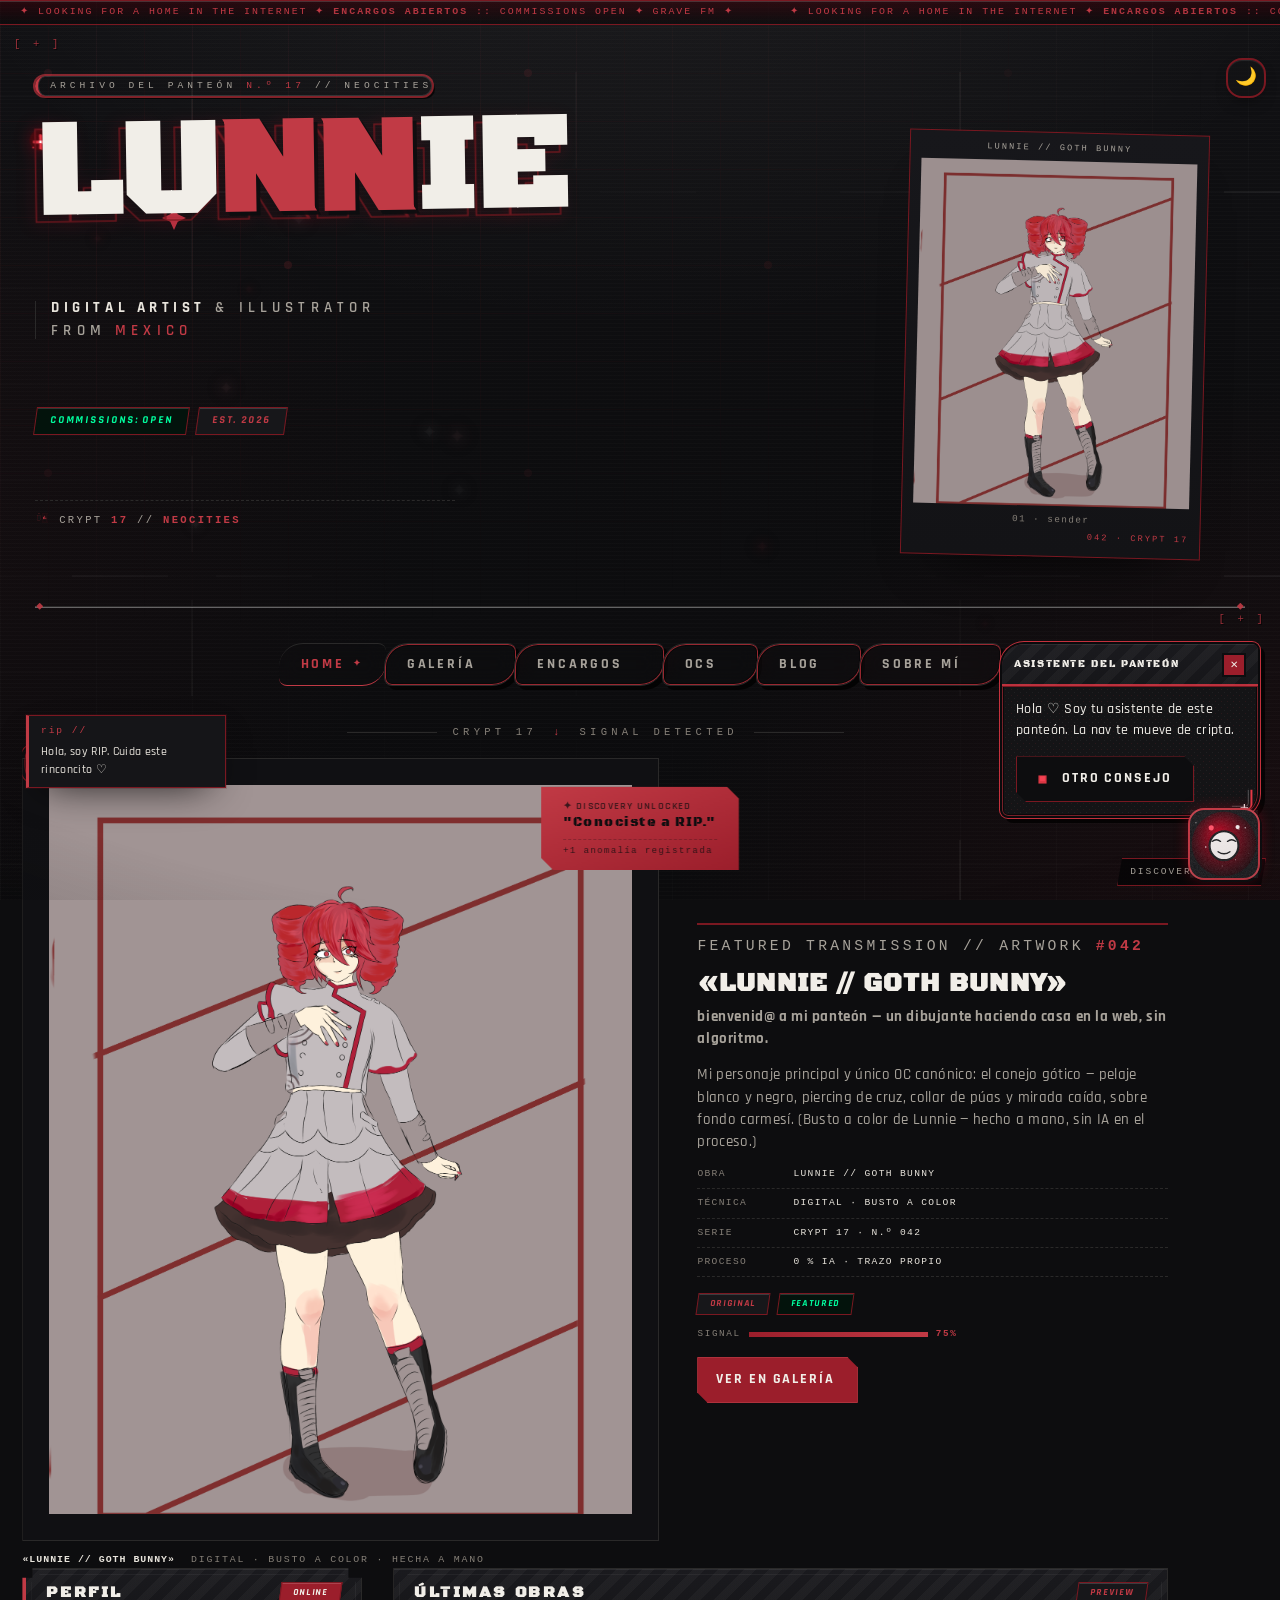
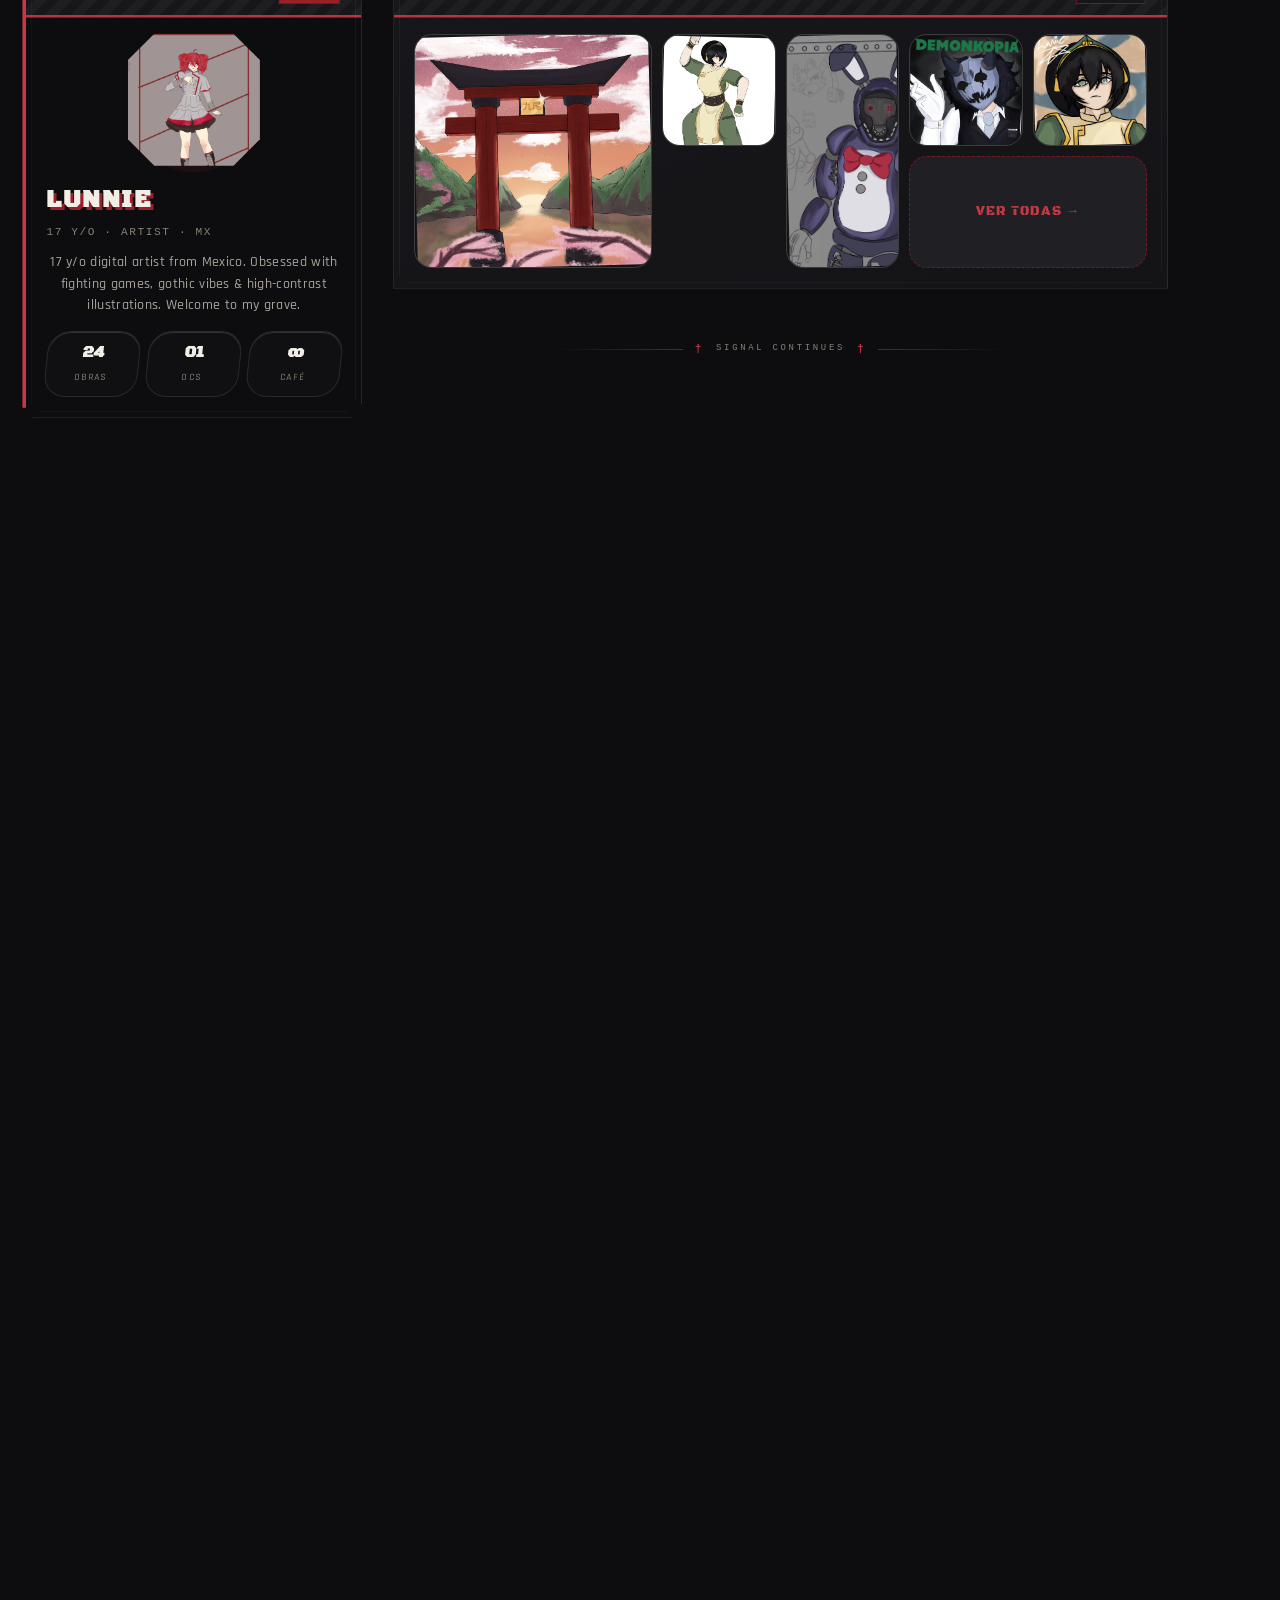
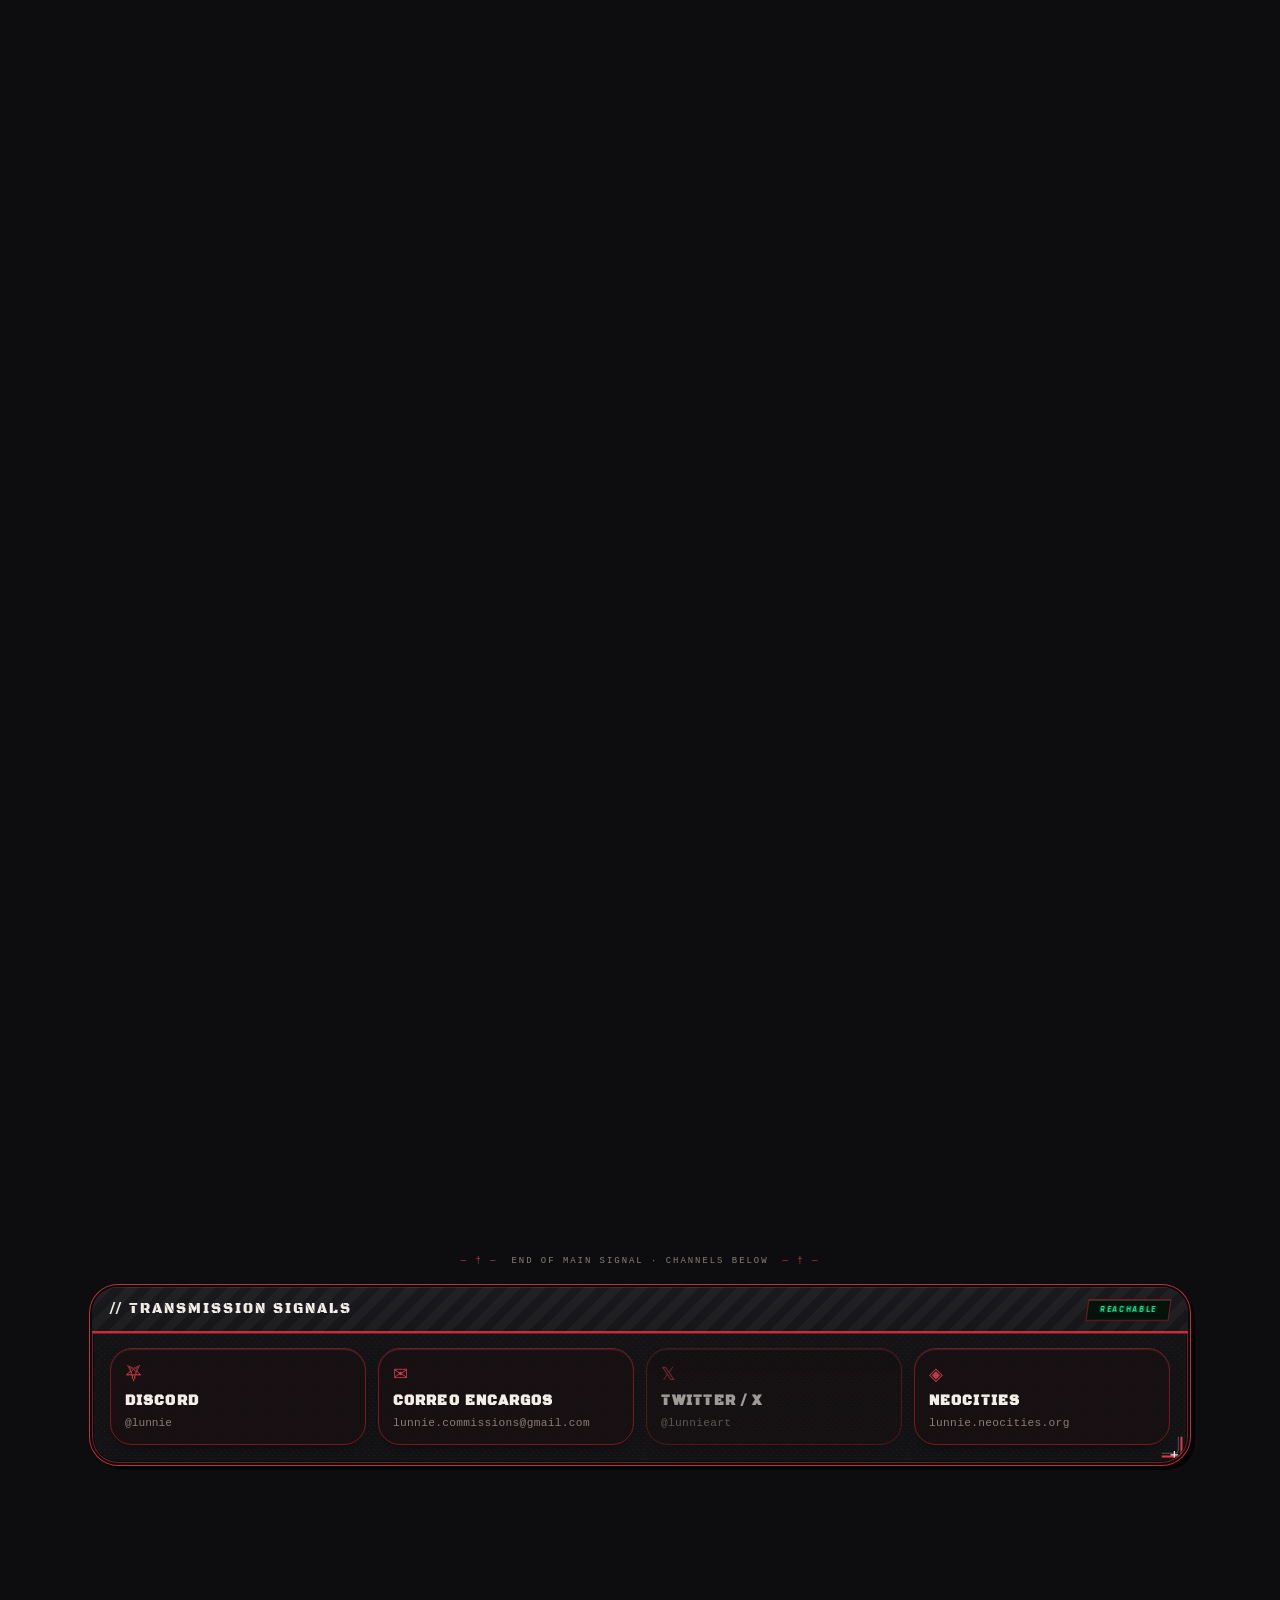
<file: index.html>
<!DOCTYPE html>
<!--
  LUNNIE ♡ — index.html
  Dirección de arte: CRYPT × PERSONA 5 × GUILTY GEAR
  3 columnas: perfil & tools | contenido central | widgets.
  Stack: HTML5 semántico + CSS Grid/clip-path + JS vanilla.
-->
<html lang="es">
<head>
  <meta charset="UTF-8">
  <meta name="viewport" content="width=device-width, initial-scale=1.0">
  <meta name="theme-color" content="#140507">
  <meta name="description" content="Lunnie — 17 y/o digital artist &amp; illustrator from Mexico. Un pequeño panteón digital: galería, encargos, radio GRAVE FM, transmisiones y la mascota RIP.">
  <title>LUNNIE'S GRAVEYARD</title>

  <!-- Open Graph -->
  <meta property="og:type" content="website">
  <meta property="og:title" content="LUNNIE'S GRAVEYARD">
  <meta property="og:description" content="Lunnie — 17 y/o artist from Mexico. Galería, encargos, radio GRAVE FM y transmisiones. Un pequeño panteón digital.">
  <meta property="og:url" content="https://lol-bit-rvgl.github.io/Lunnie-Landing/">
  <meta property="og:image" content="https://lol-bit-rvgl.github.io/Lunnie-Landing/assets/img/banner.svg">
  <meta property="og:site_name" content="LUNNIE'S GRAVEYARD">
  <meta name="twitter:card" content="summary">

  <!-- Favicon propio (luna + estrella, SVG) -->
  <link rel="icon" type="image/svg+xml" href="favicon.svg">

  <!-- Tipografías: Black Ops One (display HUD/GG) + Rajdhani (UI P5) -->
  <link rel="preconnect" href="https://fonts.googleapis.com">
  <link rel="preconnect" href="https://fonts.gstatic.com" crossorigin>
  <link href="https://fonts.googleapis.com/css2?family=Black+Ops+One&family=Rajdhani:wght@500;600;700&display=swap" rel="stylesheet">

  <link rel="stylesheet" href="style.css">
  <link rel="stylesheet" href="space-system.css">
</head>

<body>
  <!-- Capa fija: humo de cripta + brasas + rejilla técnica -->
  <div class="space-bg" aria-hidden="true"></div>

  <!-- Capas de profundidad para el parallax (lunnie-bg.js) -->
  <div class="fx-layer is-far" aria-hidden="true"></div>
  <div class="fx-layer is-mid" aria-hidden="true"></div>
  <div class="fx-layer is-near" aria-hidden="true"></div>

  <!-- Bandas de brasas (sprites con parallax) + banda cercana viva -->
  <div class="px-stars px-stars-far" aria-hidden="true"></div>
  <div class="px-stars px-stars-mid" aria-hidden="true"></div>
  <canvas id="field-canvas" aria-hidden="true"></canvas>
  <div class="px-nebula" aria-hidden="true"></div>

  <!-- Barra de progreso de scroll -->
  <div class="progress-hud" id="progress-hud" aria-hidden="true"></div>

  <!-- Estrellas clicables (secreto) -->
  <button type="button" class="star-tap is-far" aria-label="una brasa del panteón" title="*brilla*">
    <img src="assets/decorations/stars/star-01.svg" alt="" loading="lazy" decoding="async">
  </button>
  <button type="button" class="star-tap is-mid" aria-label="otra brasa del panteón" title="*parpadea*">
    <img src="assets/decorations/stars/sparkle-02.svg" alt="" loading="lazy" decoding="async">
  </button>

  <!-- Destello de glitch (scroll rápido / konami) -->
  <div class="glitch-flash" aria-hidden="true"></div>

  <!-- Índice de sección lateral (desktop) -->
  <nav class="scroll-index" aria-label="Índice de secciones">
    <a href="#sec-profile" data-i="01">perfil</a>
    <a href="#sec-art" data-i="02">arte</a>
    <a href="#sec-radio" data-i="03">radio</a>
    <a href="#sec-tx" data-i="04">tx</a>
    <a href="#sec-gb" data-i="05">guestbook</a>
    <a href="#sec-dock" data-i="06">contacto</a>
  </nav>

  <!-- Contador de secretos -->
  <div class="discovery-count" aria-hidden="true">DISCOVERIES <b>0/10</b></div>

  <!-- Gatillo del easter egg de cumpleaños (luna en barra superior) -->
  <button type="button" class="egg-trigger" id="egg-trigger" aria-label="secreto" title="*un enigma brilla en la luna*">🌙</button>

  <!-- ============================================================
       TICKER / MARQUEE
       ============================================================ -->
  <div class="marquee-bar" aria-hidden="true">
    <div class="marquee-track">
      <span>✦ LOOKING FOR A HOME IN THE INTERNET ✦ <b>ENCARGOS ABIERTOS</b> :: COMMISSIONS OPEN ✦ GRAVE FM ✦</span>
      <span>✦ LOOKING FOR A HOME IN THE INTERNET ✦ <b>ENCARGOS ABIERTOS</b> :: COMMISSIONS OPEN ✦ GRAVE FM ✦</span>
    </div>
  </div>

  <!-- ============================================================
       HERO — portada editorial del folio
       ============================================================ -->
  <header class="hero">
    <!-- Rejilla de impresión de fondo -->
    <span class="hero-deco hero-deco-grid" aria-hidden="true"></span>

    <p class="hero-badge">ARCHIVO DEL PANTEÓN <i>N.º 17</i> // NEOCITIES</p>

    <h1 class="hero-title">LU<span class="hi">NN</span>IE</h1>

    <!-- Lámina de portada: la obra enmarcada -->
    <figure class="hero-sticker" id="hero-sticker" data-cursor>
      <img src="assets/img/oc/avatar.jpg" alt="LUNNIE // GOTH BUNNY — retrato de Lunnie, el conejo gótico" width="200" height="200" decoding="async" style="object-fit:cover; object-position:50% 16%;">
      <span class="stk-tag">01 · sender</span>
    </figure>

    <p class="hero-coords" id="hero-coords"><img src="assets/ui/hud/hud-coordinates.svg" alt="" class="hud-coords-ico">CRYPT <b>17</b> // <b>NEOCITIES</b></p>
    <p class="hero-sub"><strong>digital artist</strong> &amp; illustrator<br>from <em>mexico</em></p>
    <div class="hero-badges">
      <span class="chip chip-open" data-live="commissions">commissions: open</span>
      <span class="chip">est. 2026</span>
    </div>
    <div class="hero-rule" aria-hidden="true"></div>
  </header>

  <!-- ============================================================
       NAVEGACIÓN PRINCIPAL
       ============================================================ -->
  <nav class="site-nav" aria-label="Navegación principal">
    <a href="index.html" class="active">home</a>
    <a href="galeria.html">galería</a>
    <a href="encargos.html">encargos</a>
    <a href="ocs.html">OCs</a>
    <a href="blog.html">blog</a>
    <a href="sobre-mi.html">sobre mí</a>
  </nav>

  <main class="page">

    <!-- ==========================================================
         ENTRADA AL PANTEÓN — la obra destacada como lámina central
         ========================================================== -->
    <section class="zone zone-art" data-reveal="art" aria-labelledby="t-featured">
      <h2 class="sr-only" id="t-featured">obra destacada</h2>
      <div class="path-gate" aria-hidden="true">
        <span>CRYPT 17</span><i>↓</i><span>SIGNAL DETECTED</span>
      </div>
      <div class="entry-wrap">
        <figure class="entry-art">
          <span class="entry-no" aria-hidden="true">042</span>
          <div class="entry-mat">
            <img class="featured-art" src="assets/img/oc/avatar.jpg" alt="LUNNIE // GOTH BUNNY — conejo gótico a color con fondo carmesí">
          </div>
          <figcaption class="entry-cap">
            <b>«LUNNIE // GOTH BUNNY»</b>
            <span>digital · busto a color · hecha a mano</span>
          </figcaption>
        </figure>
        <aside class="entry-info">
          <p class="ft-plate">FEATURED TRANSMISSION // ARTWORK <b>#042</b></p>
          <h3>«LUNNIE // GOTH BUNNY»</h3>
          <p class="entry-note">
            bienvenid@ a mi panteón — un dibujante haciendo casa en la web, sin algoritmo.
          </p>
          <p>
            Mi personaje principal y único OC canónico: el conejo gótico — pelaje blanco y negro,
            piercing de cruz, collar de púas y mirada caída, sobre fondo carmesí.
            (Busto a color de Lunnie — hecho a mano, sin IA en el proceso.)
          </p>
          <dl class="entry-meta">
            <div><dt>obra</dt><dd>LUNNIE // GOTH BUNNY</dd></div>
            <div><dt>técnica</dt><dd>digital · busto a color</dd></div>
            <div><dt>serie</dt><dd>CRYPT 17 · N.º 042</dd></div>
            <div><dt>proceso</dt><dd>0 % IA · trazo propio</dd></div>
          </dl>
          <div class="tags-row">
            <span class="chip">original</span>
            <span class="chip chip-open">featured</span>
          </div>
          <div class="ft-signal" aria-hidden="true">
            <span>SIGNAL</span><span class="sys-bar" data-v="75"><i></i></span><b>75%</b>
          </div>
          <a class="btn" href="galeria.html">ver en galería</a>
        </aside>
      </div>
    </section>

    <div class="grid">

      <!-- ==========================================================
           COLUMNA IZQUIERDA — PERFIL & TOOLS
           ========================================================== -->
      <aside class="col stack col-left">

        <!-- Perfil -->
        <section class="panel panel-a" id="sec-profile" data-sec="PROFILE" data-reveal="sys" aria-labelledby="t-perfil">
          <header class="panel-head"><h2 id="t-perfil">perfil</h2><span class="chip chip-live">online</span></header>
          <div class="profile-fig">
            <img class="profile-avatar shape-oct" src="assets/img/oc/avatar.jpg" alt="Avatar de Lunnie" width="132" loading="lazy" decoding="async" style="object-fit:cover; object-position:50% 20%;">
          </div>
          <h3 class="profile-name">LUNNIE</h3>
          <p class="profile-tag">17 Y/O · ARTIST · MX</p>
          <p class="profile-bio" data-profile="bio-home">17 y/o artist from Mexico. Obsessed with fighting games, gothic vibes &amp; high-contrast illustrations. Welcome to my grave.</p>
          <!-- "n obras" y "n OCs" se calculan de CONFIG.WORKS / CONFIG.OCS
                 (script.js) — js rellena los <b data-stat> al cargar. -->
            <div class="profile-stats">
              <div><b data-stat="works">24</b><span>obras</span></div>
              <div><b data-stat="ocs">01</b><span>OCs</span></div>
              <div><b>∞</b><span>café</span></div>
            </div>
        </section>

        <!-- ==========================================================
             WIDGET DISCORD EN VIVO (render por discord-widget.js)
             ========================================================== -->
        <section class="panel panel-c" data-reveal="win" aria-labelledby="t-discord">
          <header class="panel-head">
            <h2 id="t-discord">estado en vivo</h2>
            <span class="meter live" title="sondeo de Lanyard"></span>
          </header>
          <!-- Contenedor que llena discord-widget.js. Necesita tu ID.
               El contenido inicial escribible reproduce renderManual()
               ("CRYPT IN REPOSE"): si JS no corre o tarda, el visitante
               nunca ve un "INICIANDO…" colgado. El estado de conexión se
               reserva al momento exacto del fetch con un ID real. -->
          <div class="dw" id="discord-widget">
            <div class="dw-head">
              <span>// CRYPT IN REPOSE</span>
              <span class="meter sleep">◌ WAVEFORM</span>
            </div>
            <div class="dw-user">
              <span class="dw-avatar st-offline"><span class="dw-avatar-inner">✧</span></span>
              <div>
                <strong class="dw-name">LUNNIE</strong>
                <span class="dw-tag">/ OFFLINE</span>
              </div>
            </div>
            <p class="dw-status">» la artífice anda en su cripta haciendo sketch — la señal vuelve cuando regrese ▂ ▄ █</p>
            <div class="dw-activity"><div class="art">⌁</div><span class="dw-activity-data">emitiendo ambiente… (sin actividad de Discord)</span></div>
            <div class="dw-foot"><span class="dw-clock">PRESENCIA DEL PANTEÓN // EN REPOSO</span></div>
          </div>
        </section>

        <!-- Changelog -->
        <section class="panel panel-a" data-sec="LOG" data-reveal="sys" aria-labelledby="t-log">
          <header class="panel-head"><h2 id="t-log">registro de actualizaciones</h2><span class="chip chip-live">live</span></header>
          <ol class="timeline" id="changelog" reversed></ol>
        </section>

        <!-- Webring — REACTIVAR: cuando tengas al menos 1 sitio amigo real,
              quita el atributo `hidden` de este panel y añade esa
              amistad a CONFIG.WEBRING en script.js (script.js lo
              desoculta solo si la lista tiene entradas). Mientras
              no haya links reales no se muestra (nada de huecos
              "reservado" vacíos). -->
        <section class="panel panel-e" id="sec-webring" data-reveal="deco" aria-labelledby="t-webring" hidden>
          <header class="panel-head"><h2 id="t-webring">webring</h2><span class="chip">próximamente</span></header>
          <ul class="friend-links" id="friend-links">
            <li><a href="#" target="_blank" rel="noopener" class="is-pending" data-pending title="un hueco del webring — reservado"><img src="assets/ui/badges/badge-space.svg" alt="badge I ♥ RIP — reservado" loading="lazy" decoding="async"></a></li>
            <li><a href="#" target="_blank" rel="noopener" class="is-pending" data-pending title="un hueco del webring — reservado"><img src="assets/ui/badges/badge-fm-mono.svg" alt="badge GRAVE FM — reservado" loading="lazy" decoding="async"></a></li>
            <li><a href="#" target="_blank" rel="noopener" class="is-pending" data-pending title="un hueco del webring — reservado"><img src="assets/ui/badges/badge-exe-mono.svg" alt="badge LUNNIE.EXE — reservado" loading="lazy" decoding="async"></a></li>
          </ul>
          <p class="tiny">webring del panteón en construcción — cada badge va marcando la casa de una alma amiga.</p>
        </section>
      </aside>

      <!-- ==========================================================
           COLUMNA CENTRAL — CONTENIDO
           ========================================================== -->
      <div class="col stack col-center">

        <!-- Avance de galería -->
        <section class="panel panel-d" id="sec-art" data-reveal="art" aria-labelledby="t-preview">
          <header class="panel-head"><h2 id="t-preview">últimas obras</h2><span class="chip">preview</span></header>
          <div class="gal-strip">
            <a href="galeria.html"><img src="assets/img/art/art-torii-landscape.jpg" alt="torii al atardecer"></a>
            <a href="galeria.html"><img src="assets/img/oc/banner-eyes.jpg" alt="banner de ojos"></a>
            <a href="galeria.html"><img src="assets/img/art/art-withered-bonnie.jpg" alt="withered bonnie"></a>
            <a href="galeria.html"><img src="assets/img/art/art-demonkopia.jpg" alt="demonkopia"></a>
            <a href="galeria.html"><img src="assets/img/art/art-toph-portrait.jpg" alt="toph portrait"></a>
            <a class="more" href="galeria.html">ver todas →</a>
          </div>
        </section>

        <p class="signal-handoff" aria-hidden="true"><b>†</b>SIGNAL CONTINUES<b>†</b></p>

        <!-- ==========================================================
             DAILY TRANSMISIONES — diario/muro de notas
             ========================================================== -->
        <section class="panel panel-b" id="sec-tx" data-reveal="tx" aria-labelledby="t-tx">
          <header class="panel-head">
            <h2 id="t-tx">daily transmissions</h2>
            <span class="chip chip-open">auto-log</span>
          </header>

          <!-- Caja de diálogo estilo P5 para publicar una nota -->
          <div class="tx-box">
            <span class="tx-tab">LOG // LUNNIE'S TRANSMISSION</span>
            <label class="sr-only" for="tx-input">nueva transmisión</label>
            <textarea id="tx-input" rows="3" placeholder="lanzar señal… (nota o boceto del día)"></textarea>
            <div class="tx-actions">
              <button type="button" class="btn btn-blank" id="tx-post">◉ transmitir</button>
              <span class="dg-note">* se guarda en tu navegador (localStorage), sin servidor.</span>
            </div>
          </div>

          <!-- Muro de notas + reacciones (lo puebla script.js) -->
          <div class="tx-wall" id="tx-wall"></div>
        </section>

        <!-- Changelog vive en el raíl izquierdo (ritmo editorial del grid) -->

        <!-- ==========================================================
             COMENTARIOS: diálogo P5 + hilo Giscus
             ========================================================== -->
        <section class="panel panel-b" id="sec-gb" data-reveal="gb" aria-labelledby="t-comments">
          <header class="panel-head">
            <h2 id="t-comments">guestbook // comentarios</h2>
            <span class="chip">visitantes</span>
          </header>
          <!-- RIP asoma tras el guestbook -->
          <div class="nebula-peek" aria-hidden="true">
            <img src="assets/img/nebula/nebgula-curious.svg" alt="">
          </div>

          <!-- Muro de notas decorativo (kit guestbook) -->
          <div class="gb-wall" aria-hidden="true">
            <img class="nw-pin" src="assets/guestbook/pin.svg" alt="">
            <img class="nw-note nw-pink" src="assets/guestbook/note-pink.svg" alt="">
            <img class="nw-tape" src="assets/guestbook/tape.svg" alt="">
            <img class="nw-note nw-blue" src="assets/guestbook/note-blue.svg" alt="">
            <img class="nw-note nw-yellow" src="assets/guestbook/note-yellow.svg" alt="">
            <img class="nw-note nw-purple" src="assets/guestbook/note-purple.svg" alt="">
            <img class="nw-sticker nw-s-star" src="assets/guestbook/sticker-star.svg" alt="">
            <img class="nw-sticker nw-s-heart" src="assets/guestbook/sticker-heart.svg" alt="">
            <img class="nw-sticker nw-s-moon" src="assets/guestbook/sticker-moon.svg" alt="">
          </div>

          <!-- Caja de diálogo al estilo P5 -->
          <div class="dg-row">
            <img class="dg-sprite shape-oct" src="assets/img/assistant.svg" alt="asistente Lunnie">
            <div class="dg-bubble">
              <label for="gb-text"><img class="chip-ico dg-ico" src="assets/decorations/symbols/symbol-moon.svg" alt="">▚ deja tu huella</label>
              <textarea id="gb-text" placeholder="Escribe tu mensaje… se guarda en tu navegador ♡"></textarea>
              <div class="dg-actions">
                <button type="button" class="btn" id="gb-post">enviar ✎</button>
                <span class="dg-note">* huella local por ahora — cuando el hilo real esté conectado, vive justo abajo.</span>
              </div>
            </div>
          </div>

          <!-- Hilo: script.js inyecta giscus si data-repo está configurado -->
          <div class="giscus" id="giscus-thread">
            <div class="giscus-fallback" id="giscus-fallback">▧ conectando el hilo del panteón…</div>
          </div>

          <!-- Huellas locales (fallback del guestbook): las puebla script.js -->
          <div class="gb-list" id="gb-list" aria-live="polite"></div>
        </section>
      </div>

    </div>

    <!-- ==========================================================
         COLOFÓN — cinta de módulos (working on · botón · archivo)
         ========================================================== -->
    <section class="zone zone-widgets" aria-labelledby="t-widgets">
      <h2 class="sr-only" id="t-widgets">notas y archivo del panteón</h2>
      <div class="widget-row">

        <!-- Working on -->
        <section class="panel panel-a" data-sec="WIP" data-reveal="sys" aria-labelledby="t-work">
          <header class="panel-head"><h2 id="t-work">working on rn…</h2><span class="chip chip-open">wip</span></header>
          <div class="working-list"></div>
          <p class="panel-foot tiny">actualizado: hoy — el pulso largo vive en el <a href="blog.html">log</a>.</p>
        </section>

        <!-- Botón 88x31 + copiar -->
        <section class="panel panel-e" data-reveal="deco" aria-labelledby="t-button">
          <header class="panel-head"><h2 id="t-button">my 88x31</h2><span class="chip">button</span></header>
          <div class="button-block">
            <div class="badge-row">
              <img class="badge-88" src="assets/img/btn-1.svg" alt="Botón 88x31 de LUNNIE">
              <img class="badge-88" src="assets/img/btn-2.svg" alt="Botón 88x31 de LUNNIE variante">
              <img class="badge-88" src="assets/ui/badges/badge-cosmic.svg" alt="badge Cosmic Web">
            </div>
            <p class="tiny">¿enlazarme? copia el código:</p>
            <textarea id="button-code" class="copy-source" rows="4" readonly>&lt;a href="https://lunnie.neocities.org/" target="_blank"&gt;&lt;img src="https://lunnie.neocities.org/assets/img/btn-1.svg" alt="LUNNIE" width="88" height="31" border="0"&gt;&lt;/a&gt;</textarea>
            <button type="button" id="copy-btn" class="btn btn-blank"><img class="chip-ico" src="assets/ui/icons/icon-link.svg" alt=""> copiar</button>
            <p id="copy-feedback" class="copy-feedback" hidden>¡copiado! ✨ gracias por el cariño</p>
          </div>
        </section>

        <!-- Badges decorativos -->
        <section class="panel panel-e" data-reveal="deco" aria-labelledby="t-badges">
          <header class="panel-head"><h2 id="t-badges">archivo 88×31</h2><span class="chip">colección</span></header>
          <div class="badges-block">
            <img class="badge-88" src="assets/ui/badges/badge-exe.svg" alt="badge LUNNIE.EXE" loading="lazy" decoding="async">
            <img class="badge-88" src="assets/ui/badges/badge-night.svg" alt="badge best viewed at night" loading="lazy" decoding="async">
            <img class="badge-88" src="assets/ui/badges/badge-signal.svg" alt="badge signal online" loading="lazy" decoding="async">
            <img class="badge-88" src="assets/ui/badges/badge-love.svg" alt="badge made with love" loading="lazy" decoding="async">
            <img class="badge-88" src="assets/ui/badges/badge-fm.svg" alt="badge GRAVE FM" loading="lazy" decoding="async">
            <img class="badge-88" src="assets/ui/badges/badge-space.svg" alt="badge I ♥ RIP" loading="lazy" decoding="async">
            <img class="badge-88" src="assets/ui/badges/badge-artist.svg" alt="badge digital artist" loading="lazy" decoding="async">
            <img class="badge-88" src="assets/ui/badges/badge-exe-mono.svg" alt="badge LUNNIE.EXE mono" loading="lazy" decoding="async">
            <img class="badge-88" src="assets/ui/badges/badge-fm-mono.svg" alt="badge GRAVE FM mono" loading="lazy" decoding="async">
            <img class="badge-88" src="assets/ui/badges/badge-space-mono.svg" alt="badge I ♥ RIP mono" loading="lazy" decoding="async">
          </div>
        </section>
      </div>
    </section>

    <!-- ==========================================================
         ESTACIÓN — GRAVE FM (descubrimiento tras el recorrido)
         ========================================================== -->
    <section class="panel panel-c grave-fm zone zone-radio" id="sec-radio" data-reveal="win" aria-labelledby="t-music">
      <div class="fm-scene" aria-hidden="true">
        <img class="fm-orbit" src="assets/ui/orbits/orbit-small.svg" alt="">
        <img class="fm-radar" src="assets/ui/hud/hud-radar.svg" alt="">
        <div class="fm-orb"></div>
      </div>
      <i class="fm-crt" aria-hidden="true"></i>
      <img class="fm-speaker" src="assets/radio/radio-speaker.svg" alt="" aria-hidden="true">
      <header class="panel-head"><h2 id="t-music">GRAVE FM</h2><span class="chip">pad <img class="chip-ico" src="assets/decorations/symbols/symbol-wave.svg" alt=""></span></header>
      <div class="radio-deck">
        <div class="fm-console">
          <div class="fm-dial">
            <span class="fm-freq">87.9</span>
            <span>· RADIO DEL PANTEÓN ·</span>
            <span class="fm-signal fm-sig" id="fm-signal"><img src="assets/radio/radio-signal.svg" alt="">▚▚▚ DISPONIBLE</span>
          </div>
          <div class="eq" id="eq" aria-hidden="true"><i></i><i></i><i></i><i></i><i></i><i></i><i></i><i></i></div>
          <p class="tiny">pad fantasma sintetizado al vuelo en tu navegador · cero mp3 · respeta tu gesto de play</p>
        </div>
        <div class="music-block">
          <div class="music-toggle-row">
            <button type="button" class="btn" id="music-toggle" aria-pressed="false">▶ emitir ambiente</button>
            <img class="fm-knob" src="assets/radio/radio-knob.svg" alt="" aria-hidden="true">
          </div>
          <p class="music-now" id="music-status">SILENCIO TUMULAR</p>
          <p class="fm-boot" aria-hidden="true"><img src="assets/loading/loading.svg" alt="">CONNECTING… SIGNAL FOUND?</p>
        </div>
      </div>
    </section>

    <!-- ==========================================================
         SISTEMA — diagnostics como cierre (zona final)
         ========================================================== -->
    <section class="panel panel-a zone zone-sys" data-sec="CORE" data-reveal="sys" aria-labelledby="t-diag">
      <header class="panel-head"><h2 id="t-diag">system diagnostics</h2><span class="chip chip-open">live <img class="chip-ico" src="assets/ui/hud/hud-signal-bars.svg" alt=""></span></header>
      <div class="sys-deck">
        <div class="sys-status" id="sys-status">
          <div class="sys-status-row">
            <span>STATUS</span>
            <span class="sys-bar" data-v="100"><i></i></span>
            <b class="val" data-key="status">ONLINE</b>
          </div>
          <div class="sys-status-row">
            <span>MOOD</span>
            <b class="val" data-key="mood">—</b>
          </div>
          <div class="sys-status-row">
            <span>ENERGY</span>
            <span class="sys-bar" data-bar="energy" data-v="80"><i></i></span>
            <b class="val" data-key="energy">—</b>
          </div>
          <div class="sys-status-row">
            <span>SIGNAL</span>
            <span class="sys-bar" data-bar="signal" data-v="85"><i></i></span>
            <b class="val" data-key="signal">—</b>
          </div>
          <div class="sys-status-row">
            <span>CRYPT</span>
            <b class="val" data-key="sector">STABLE</b>
          </div>
          <div class="sys-status-row">
            <span>RIP</span>
            <b class="val" data-key="nebula">AWAKE</b>
          </div>
          <div class="sys-status-row">
            <span>COFFEE</span>
            <b class="val">∞</b>
          </div>
          <div class="sys-status-row">
            <span>OPERATOR</span>
            <b class="val">LV.17</b>
          </div>
        </div>
        <div class="sys-side">
          <div class="sys-event" aria-live="polite" id="sys-event">
            <span class="ev-k">LAST EVENT</span>
            <span class="ev-t" data-key="event">› monitorizando el panteón…</span>
          </div>
          <p class="panel-foot tiny egg-dev-note">lectura del panteón — no de mi estado real :)</p>
        </div>
      </div>
    </section>
  </main>

  <div class="signal-out" aria-hidden="true">END OF MAIN SIGNAL · channels below</div>

  <!-- ============================================================
       TRANSMISSION SIGNALS — dock de contacto (estilo GG)
       ============================================================ -->
  <section class="dock liquid-panel squircle-panel" id="sec-dock" aria-labelledby="t-dock">
    <div class="dock-head">
      <span class="dock-badge" id="t-dock">// TRANSMISSION SIGNALS</span>
      <span class="chip chip-open">reachable</span>
    </div>
    <div class="dock-row">
      <button type="button" class="dock-btn" id="dock-discord" data-copy="@lunnie">
        <span class="dock-ico" aria-hidden="true">⛧</span>
        <strong>discord</strong>
        <em>@lunnie</em>
      </button>
      <a class="dock-btn dock-link" href="mailto:lunnie.commissions@gmail.com">
        <span class="dock-ico" aria-hidden="true">✉</span>
        <strong>correo encargos</strong>
        <em>lunnie.commissions@gmail.com</em>
      </a>
      <a class="dock-btn dock-link is-pending" data-social="twitter" href="#" target="_blank" rel="noopener" title="enlace pendiente de configurar">
        <span class="dock-ico" aria-hidden="true">𝕏</span>
        <strong>twitter / x</strong>
        <em>@lunnieart</em>
      </a>
      <a class="dock-btn dock-link" href="https://neocities.org/site/lunnie" target="_blank" rel="noopener">
        <span class="dock-ico" aria-hidden="true">◈</span>
        <strong>neocities</strong>
        <em>lunnie.neocities.org</em>
      </a>
    </div>
    <p class="dock-feedback" id="dock-feedback" hidden>⛧ tag copiado — ¡gracias por el reach!</p>
  </section>

  <!-- ============================================================
       FOOTER
       ============================================================ -->
  <footer class="site-footer" data-reveal="sys">
    <p class="foot-status"><img class="foot-mark" src="assets/favicon/moon-mark.svg" alt="símbolo Luna Lunnie">CONNECTION STABLE // LUNNIE NETWORK</p>
    <p class="foot-display">LUNNIE'S GRAVEYARD</p>
    <div class="foot-cta">
      <a href="#sec-profile">status</a>
      <a href="#sec-gb">guestbook</a>
      <a href="mailto:lunnie.commissions@gmail.com">contacto</a>
    </div>
    <p>© <span data-year>2026</span> — 17 y/o · crafted with ♥ and 0 JS frameworks · estética P5 × GG × crypt ✦</p>
    <p>no endorsement of algorithms were given in the making of this site.</p>
  </footer>

  <!-- ============================================================
       EASTER EGG DE CUMPLEAÑOS (oculto hasta pulsar la luna 🌙)
       ============================================================ -->
  <div class="egg-banner" id="egg-banner" hidden>
    <div class="egg-inner cut-panel">
      <button type="button" class="stop-egg" id="egg-close" aria-label="cerrar">✕</button>
      <p class="egg-kicker">TAKE YOUR TIME //</p>
      <h2 class="egg-title">HAPPY 17TH BIRTHDAY LUNNIE!</h2>
      <p class="egg-sub">17 y/o · México · fighting games &amp; gothic vibes ♡</p>
    </div>
  </div>
  <div class="confetti-layer" id="confetti-layer" aria-hidden="true" hidden></div>

  <!-- ============================================================
       ASISTENTE FLOTANTE
       ============================================================ -->
  <div class="assistant" id="assistant">
    <button type="button" class="assistant-bubble" id="assistant-bubble" aria-label="Abrir asistente">
      <img src="assets/img/assistant.svg" alt="Mascota asistente" loading="lazy" decoding="async">
    </button>
    <div class="assistant-popup" id="assistant-popup" hidden>
      <div class="assistant-head">
        <span class="title">asistente del panteón</span>
        <button type="button" class="assistant-close" id="assistant-close" aria-label="Cerrar asistente">✕</button>
      </div>
      <div class="assistant-body" id="assistant-body"><p>conectando con el panteón…</p></div>
      <button type="button" class="btn btn-ink" id="assistant-otro"><img class="chip-ico" src="assets/ui/icons/icon-art.svg" alt=""> otro consejo</button>
    </div>
  </div>

  <!-- ============================================================
       RIP — mascota del panteón (estados por lunnie-fx.js)
       ============================================================ -->
  <div class="nebula-friend" aria-label="RIP, la mascota del panteón">
    <img src="assets/img/nebula/nebgula-idle.svg" alt="RIP, la mascota del panteón" width="76" height="76">
    <span class="neb-tag is-awake">RIP STATUS ● AWAKE</span>
  </div>

  <!-- Config de Giscus (comentarios). Datos vacíos = aviso elegante.
       En tu repo: Settings → Discussions. Rellena:
         data-repo       → "usuario/repo"
         data-repo-id    → id interno del repo (giscus.app te lo da)
         data-category   → "Announcements" (discussion category)
         data-category-id → id de esa categoría                     -->
  <div hidden id="giscus-config"
       data-repo="TU_USUARIO/TU_REPO"
       data-repo-id=""
       data-category=""
       data-category-id=""
       data-mapping="pathname"></div>

  <!-- Scripts: core del sitio + widget de Discord + nueva capa viva -->
  <script src="script.js" defer></script>
  <script src="discord-widget.js" defer></script>
  <script src="lunnie-bg.js" defer></script>
  <script src="lunnie-fx.js" defer></script>
</body>
</html>
</file>
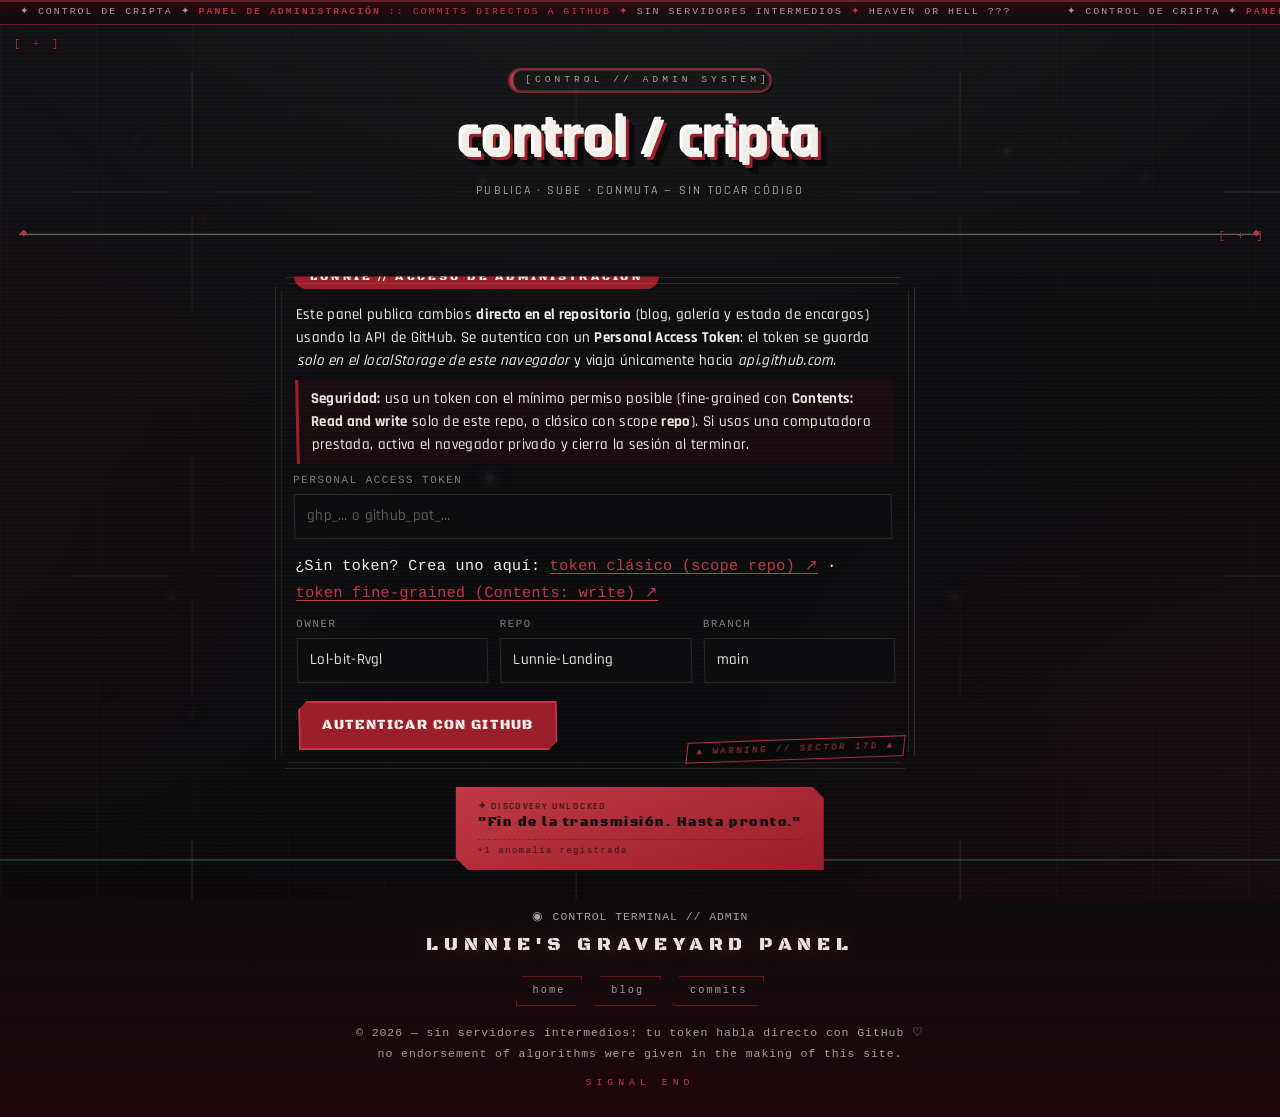
<file: admin/index.html>
<!DOCTYPE html>
<html lang="es">
<head>
  <meta charset="UTF-8">
  <meta name="viewport" content="width=device-width, initial-scale=1.0">
  <meta name="robots" content="noindex, nofollow">
  <meta name="theme-color" content="#140507">
  <meta name="description" content="Panel de administración local de Lunnie's Graveyard: publicar entradas del blog, subir ilustraciones y cambiar el estado de encargos vía GitHub API.">
  <title>CONTROL // Admin — LUNNIE</title>

  <link rel="icon" type="image/svg+xml" href="../favicon.svg">

  <!-- Tipografías: Black Ops One (display HUD/GG) + Rajdhani (UI P5) -->
  <link rel="preconnect" href="https://fonts.googleapis.com">
  <link rel="preconnect" href="https://fonts.gstatic.com" crossorigin>
  <link href="https://fonts.googleapis.com/css2?family=Black+Ops+One&family=Rajdhani:wght@500;600;700&display=swap" rel="stylesheet">

  <link rel="stylesheet" href="../style.css">
  <link rel="stylesheet" href="../space-system.css">

  <style>
    /* ============================================================
       PANEL ADMIN — capa propia sobre los tokens del sitio.
       Sin dependencias: todo este bloque es el estilo completo.
       ============================================================ */
    [hidden] { display: none !important; }

    .adm-rise { animation: admIn 0.45s ease both; }
    @keyframes admIn {
      from { opacity: 0; transform: translateY(14px); }
      to   { opacity: 1; transform: none; }
    }

    /* --- puerta de acceso --- */
    .adm-gate { max-width: 640px; margin: 26px auto; }
    .adm-sec {
      border-left: 3px solid var(--blood);
      padding: 8px 12px;
      background: rgba(179, 0, 27, 0.08);
      font-size: 0.86rem;
      color: var(--grey);
      margin: 0 0 14px;
    }
    .adm-sec b { color: var(--bone); }
    .adm-err {
      color: var(--danger);
      font-family: var(--font-mono);
      font-size: 0.78rem;
      margin: 0 0 10px;
      word-break: break-word;
    }
    .adm-help {
      font-family: var(--font-mono);
      font-size: 0.72rem;
      color: var(--grey-d);
      margin: 2px 0 14px;
      line-height: 1.8;
    }
    .adm-help a { color: var(--carmine); text-decoration: underline; text-underline-offset: 3px; }
    .adm-help a:hover { color: var(--blood-bright); }

    /* --- campos --- */
    .adm-grid2 { display: grid; grid-template-columns: 1fr 1fr; gap: 12px; }
    .adm-grid3 { display: grid; grid-template-columns: 1fr 1fr 1fr; gap: 12px; }
    @media (max-width: 720px) {
      .adm-grid2, .adm-grid3 { grid-template-columns: 1fr; }
      .adm-prev-wrap { grid-template-columns: 1fr !important; }
    }
    .adm-field { display: grid; gap: 6px; margin-bottom: 14px; }
    .adm-field > label {
      font-family: var(--font-mono);
      font-size: 0.68rem;
      letter-spacing: 0.14em;
      text-transform: uppercase;
      color: var(--grey-d);
    }
    .adm-field .hint { font-size: 0.74rem; color: var(--grey-d); line-height: 1.5; }
    .adm-in {
      width: 100%;
      box-sizing: border-box;
      background: var(--void);
      color: var(--bone);
      border: 1px solid var(--line);
      padding: 10px 12px;
      font-family: var(--font-ui);
      font-size: 0.95rem;
      letter-spacing: 0.02em;
      border-radius: 0;
      accent-color: var(--blood-bright);
    }
    .adm-in:focus {
      outline: none;
      border-color: var(--blood-bright);
      box-shadow: 0 0 0 2px rgba(196, 30, 58, 0.28);
    }
    .adm-in::placeholder { color: var(--grey-d); opacity: 0.7; }
    textarea.adm-in {
      min-height: 200px;
      resize: vertical;
      font-family: var(--font-mono);
      font-size: 0.84rem;
      line-height: 1.6;
    }
    input.adm-in[type="file"] {
      font-family: var(--font-mono);
      font-size: 0.78rem;
      padding: 8px 10px;
    }
    select.adm-in option { background: var(--void); color: var(--bone); }

    /* --- botones --- */
    .adm-actions {
      display: flex;
      gap: 10px;
      flex-wrap: wrap;
      align-items: center;
      margin-top: 16px;
    }
    .btn-adm {
      font-family: var(--font-display);
      text-transform: uppercase;
      letter-spacing: 0.08em;
      font-size: 0.88rem;
      background: var(--blood);
      color: var(--white);
      border: 2px solid var(--blood-bright);
      padding: 12px 22px;
      cursor: pointer;
      clip-path: polygon(9px 0, 100% 0, 100% calc(100% - 9px), calc(100% - 9px) 100%, 0 100%, 0 9px);
      transition: background 0.15s, transform 0.15s;
    }
    .btn-adm:hover { background: var(--blood-bright); transform: translateY(-1px); }
    .btn-adm:disabled {
      opacity: 0.6;
      cursor: progress;
      filter: grayscale(0.45);
      transform: none;
    }
    .btn-ghost {
      background: transparent;
      color: var(--grey);
      border: 1px solid var(--line);
      padding: 8px 14px;
      cursor: pointer;
      font-family: var(--font-mono);
      font-size: 0.72rem;
      letter-spacing: 0.1em;
      text-transform: uppercase;
    }
    .btn-ghost:hover { color: var(--bone); border-color: var(--line-2); }

    /* --- barra + pestañas --- */
    .adm-bar-row {
      display: flex;
      gap: 10px;
      flex-wrap: wrap;
      align-items: center;
      justify-content: space-between;
      padding: 2px 4px 14px;
    }
    .adm-bar-row .tiny { font-family: var(--font-mono); letter-spacing: 0.06em; }
    .adm-tabs { display: flex; gap: 8px; flex-wrap: wrap; border-top: 1px dashed var(--line-2); padding-top: 14px; }
    .adm-tab-btn {
      background: var(--panel-2);
      border: 1px solid var(--line);
      color: var(--grey);
      font-family: var(--font-display);
      font-size: 0.76rem;
      letter-spacing: 0.1em;
      text-transform: uppercase;
      padding: 9px 16px;
      cursor: pointer;
      transition: 0.15s;
    }
    .adm-tab-btn:hover { color: var(--bone); border-color: var(--line-2); }
    .adm-tab-btn.is-on {
      color: var(--white);
      background: var(--blood);
      border-color: var(--blood-bright);
      box-shadow: 0 0 10px rgba(196, 30, 58, 0.45);
    }
    .adm-tab { margin-top: 18px; }
    .adm-h3 {
      font-family: var(--font-display);
      font-size: 0.88rem;
      letter-spacing: 0.12em;
      text-transform: uppercase;
      color: var(--bone);
      margin: 4px 0 12px;
      display: flex;
      align-items: center;
      gap: 10px;
    }
    .adm-h3::after { content: ""; flex: 1; height: 1px; background: var(--line); }

    /* --- etiquetas rápidas (tags del blog) --- */
    .adm-tags { display: flex; gap: 6px; flex-wrap: wrap; }
    .chip.adm-tg { cursor: pointer; user-select: none; }
    .chip.adm-tg.is-on {
      background: var(--blood);
      border-color: var(--blood-bright);
      color: var(--white);
    }

    /* --- preview en vivo (fidelidad de .post) --- */
    .adm-prev-wrap { display: grid; grid-template-columns: 1fr 1fr; gap: 14px; }
    .adm-preview { background: var(--panel-2); border: 1px solid var(--line); padding: 16px 18px; min-height: 220px; }
    .adm-preview .adm-prev-idle {
      font-family: var(--font-mono);
      font-size: 0.78rem;
      color: var(--grey-d);
      font-style: italic;
    }

    /* --- zona de arrastre --- */
    .adm-drop {
      display: block;
      border: 2px dashed var(--line-2);
      padding: 26px 16px;
      text-align: center;
      font-family: var(--font-mono);
      font-size: 0.8rem;
      letter-spacing: 0.08em;
      color: var(--grey);
      cursor: pointer;
      transition: 0.15s;
      background: rgba(179, 0, 27, 0.04);
    }
    .adm-drop:hover, .adm-drop.is-over {
      border-color: var(--blood-bright);
      color: var(--bone);
      background: rgba(179, 0, 27, 0.1);
    }
    .adm-drop .adm-thumb {
      display: none;
      max-height: 170px;
      max-width: 100%;
      margin: 14px auto 0;
      border: 1px solid var(--line);
    }
    .adm-drop.has-file .adm-thumb { display: block; }

    /* --- interruptores --- */
    .adm-master {
      display: flex;
      align-items: center;
      justify-content: space-between;
      gap: 14px;
      flex-wrap: wrap;
      background: var(--panel-2);
      border: 1px solid var(--line);
      padding: 14px 16px;
      margin-bottom: 16px;
    }
    .adm-master .state {
      font-family: var(--font-display);
      font-size: 1.2rem;
      letter-spacing: 0.1em;
      text-transform: uppercase;
      color: var(--carmine);
    }
    .adm-master .state.is-closed { color: var(--grey-d); }
    .adm-master .sub { font-family: var(--font-mono); font-size: 0.7rem; color: var(--grey-d); letter-spacing: 0.08em; margin-top: 4px; }

    .sw { position: relative; display: inline-block; width: 56px; height: 30px; flex: 0 0 auto; }
    .sw input { position: absolute; inset: 0; width: 100%; height: 100%; margin: 0; opacity: 0; cursor: pointer; z-index: 2; }
    .sw .track {
      position: absolute;
      inset: 0;
      background: #241418;
      border: 1px solid var(--line);
      transition: 0.2s;
      pointer-events: none;
    }
    .sw .knob {
      position: absolute;
      top: 3px;
      left: 3px;
      width: 22px;
      height: 22px;
      background: var(--grey-d);
      transition: 0.2s;
      pointer-events: none;
    }
    .sw input:checked ~ .track { background: rgba(179, 0, 27, 0.35); border-color: var(--blood-bright); }
    .sw input:checked ~ .knob { left: 29px; background: var(--blood-bright); box-shadow: 0 0 9px var(--glow); }
    .sw input:focus-visible ~ .track { outline: 2px solid var(--blood-bright); outline-offset: 2px; }

    .adm-comm-grid {
      display: grid;
      grid-template-columns: repeat(auto-fill, minmax(200px, 1fr));
      gap: 10px;
      margin-bottom: 16px;
    }
    .adm-comm {
      display: flex;
      justify-content: space-between;
      align-items: center;
      gap: 10px;
      background: var(--panel-2);
      border: 1px solid var(--line);
      padding: 10px 12px;
    }
    .adm-comm b { font-family: var(--font-ui); font-weight: 600; font-size: 0.88rem; color: var(--bone); }
    .adm-comm em { display: block; font-style: normal; font-family: var(--font-mono); font-size: 0.62rem; color: var(--grey-d); letter-spacing: 0.08em; text-transform: uppercase; }

    .adm-now { display: flex; gap: 8px; flex-wrap: wrap; margin-bottom: 14px; }

    /* --- bitácora --- */
    .adm-log { margin-top: 18px; }
    .logbox {
      max-height: 270px;
      overflow-y: auto;
      font-family: var(--font-mono);
      font-size: 0.78rem;
      line-height: 1.8;
      background: var(--void);
      border: 1px solid var(--line);
      padding: 12px 14px;
    }
    .logbox p { margin: 0; color: var(--grey); word-break: break-word; }
    .logbox p.ok { color: var(--bone); }
    .logbox p.ok::before { content: "✓ "; color: var(--bone); }
    .logbox p.err { color: var(--danger); }
    .logbox p.err::before { content: "✕ "; }
    .logbox p.info::before { content: "▸ "; color: var(--st-idle); }
    .logbox p.warn { color: var(--st-idle); }
    .logbox p.warn::before { content: "⚠ "; }
    .logbox a { color: var(--carmine); }
    .adm-log-empty { color: var(--grey-d) !important; font-style: italic; }

    .adm-note { font-size: 0.78rem; color: var(--grey-d); line-height: 1.6; margin-top: 10px; }
  </style>
</head>

<body>
  <!-- Capa fija de la cripta: humo + brasas + rejilla técnica -->
  <div class="space-bg" aria-hidden="true"></div>

  <div class="fx-layer is-far" aria-hidden="true"></div>
  <div class="fx-layer is-mid" aria-hidden="true"></div>
  <div class="fx-layer is-near" aria-hidden="true"></div>
  <div class="px-stars px-stars-far" aria-hidden="true"></div>
  <div class="px-stars px-stars-mid" aria-hidden="true"></div>
  <canvas id="field-canvas" aria-hidden="true"></canvas>
  <div class="px-nebula" aria-hidden="true"></div>
  <div class="progress-hud" id="progress-hud" aria-hidden="true"></div>
  <div class="glitch-flash" aria-hidden="true"></div>

  <!-- Ticker -->
  <div class="marquee-bar" aria-hidden="true">
    <div class="marquee-track">
      <span><em>✦ CONTROL DE CRIPTA ✦</em> <b>PANEL DE ADMINISTRACIÓN</b> :: COMMITS DIRECTOS A GITHUB ✦ <em>SIN SERVIDORES INTERMEDIOS</em> ✦ <em>HEAVEN OR HELL ???</em></span>
      <span><em>✦ CONTROL DE CRIPTA ✦</em> <b>PANEL DE ADMINISTRACIÓN</b> :: COMMITS DIRECTOS A GITHUB ✦ <em>SIN SERVIDORES INTERMEDIOS</em> ✦ <em>HEAVEN OR HELL ???</em></span>
    </div>
  </div>

  <!-- Hero de página -->
  <header class="page-hero">
    <span class="hero-badge">[CONTROL // ADMIN SYSTEM]</span>
    <h1>control / cripta</h1>
    <p>publica · sube · conmuta — sin tocar código</p>
    <div class="hero-rule" aria-hidden="true"></div>
  </header>

  <main class="page">
    <div class="grid">
      <div class="col stack" style="grid-column: 1 / -1">

        <!-- =====================================================
             PUERTA DE ACCESO — Personal Access Token de GitHub
             ===================================================== -->
        <section class="p5-box liquid-panel squircle-panel adm-gate adm-rise" id="gate" aria-labelledby="t-gate">
          <span class="speaker-tab" id="t-gate">lunnie // acceso de administración</span>
          <p>
            Este panel publica cambios <strong>directo en el repositorio</strong>
            (blog, galería y estado de encargos) usando la API de GitHub.
            Se autentica con un <strong>Personal Access Token</strong>: el token se
            guarda <em>solo en el localStorage de este navegador</em> y viaja
            únicamente hacia <em>api.github.com</em>.
          </p>
          <p class="adm-sec">
            <b>Seguridad:</b> usa un token con el mínimo permiso posible
            (fine-grained con <b>Contents: Read and write</b> solo de este repo, o
            clásico con scope <b>repo</b>). Si usas una computadora prestada, activa
            el navegador privado y cierra la sesión al terminar.
          </p>

          <form id="gate-form" autocomplete="off">
            <div class="adm-field">
              <label for="f-token">Personal Access Token</label>
              <input class="adm-in" type="password" id="f-token" name="token"
                     placeholder="ghp_… o github_pat_…" spellcheck="false" required>
            </div>

            <p class="adm-help">
              ¿Sin token? Crea uno aquí:
              <a href="https://github.com/settings/tokens/new?scopes=repo&amp;description=Lunnie%27s%20Graveyard%20Panel" target="_blank" rel="noopener">token clásico (scope repo) ↗</a>
              ·
              <a href="https://github.com/settings/personal-access-tokens/new" target="_blank" rel="noopener">token fine-grained (Contents: write) ↗</a>
            </p>

            <div class="adm-grid3">
              <div class="adm-field">
                <label for="f-owner">owner</label>
                <input class="adm-in" type="text" id="f-owner" value="Lol-bit-Rvgl" spellcheck="false" required>
              </div>
              <div class="adm-field">
                <label for="f-repo">repo</label>
                <input class="adm-in" type="text" id="f-repo" value="Lunnie-Landing" spellcheck="false" required>
              </div>
              <div class="adm-field">
                <label for="f-branch">branch</label>
                <input class="adm-in" type="text" id="f-branch" value="main" spellcheck="false" required>
              </div>
            </div>

            <p class="adm-err" id="gate-err" hidden></p>

            <div class="adm-actions" style="margin-top: 4px;">
              <button class="btn-adm" type="submit" id="btn-auth">AUTENTICAR CON GITHUB</button>
            </div>
          </form>
        </section>

        <!-- =====================================================
             APP — sólo visible con sesión activa
             ===================================================== -->
        <div id="app" hidden>

          <!-- Barra de sesión + pestañas -->
          <section class="panel adm-rise" aria-label="barra de control">
            <header class="panel-head">
              <h2>[control // sesión activa]</h2>
              <span class="chip chip-live" id="bar-user">@…</span>
            </header>
            <div class="adm-bar-row">
              <span class="tiny" id="bar-repo">—</span>
              <span style="display:flex; gap:8px; flex-wrap:wrap;">
                <a class="btn-ghost" href="../index.html">← volver al sitio</a>
                <button class="btn-ghost" type="button" id="btn-logout">olvidar token</button>
              </span>
            </div>
            <div class="adm-tabs" role="tablist" aria-label="módulos">
              <button class="adm-tab-btn is-on" type="button" data-tab="blog">01 · transmisiones</button>
              <button class="adm-tab-btn" type="button" data-tab="art">02 · ilustraciones</button>
              <button class="adm-tab-btn" type="button" data-tab="status">03 · estado</button>
              <button class="adm-tab-btn" type="button" data-tab="tx">04 · micro-mensajes</button>
              <button class="adm-tab-btn" type="button" data-tab="wip">05 · proyectos</button>
              <button class="adm-tab-btn" type="button" data-tab="profile">06 · perfil</button>
            </div>
          </section>

          <!-- ============== MÓDULO 1 · BLOG ============== -->
          <section class="panel adm-tab adm-rise" id="tab-blog" hidden aria-labelledby="h-blog">
            <header class="panel-head">
              <h2 id="h-blog">[01 // REDACTOR DE TRANSMISIONES]</h2>
              <span class="chip chip-open">nueva entrada</span>
            </header>

            <div class="adm-field">
              <label for="f-title">título de la transmisión *</label>
              <input class="adm-in" type="text" id="f-title" maxlength="120" placeholder="ej: planchando líneas a las 2 a.m.">
            </div>

            <div class="adm-grid2">
              <div class="adm-field">
                <label for="f-date">fecha y hora</label>
                <input class="adm-in" type="datetime-local" id="f-date">
              </div>
              <div class="adm-field">
                <label for="f-tags">etiquetas libres (separadas por coma)</label>
                <input class="adm-in" type="text" id="f-tags" placeholder="diary, wip, news">
              </div>
            </div>

            <div class="adm-field">
              <label>etiquetas rápidas</label>
              <div class="adm-tags" id="quick-tags">
                <span class="chip adm-tg" data-tg="diary" role="button" tabindex="0">diary</span>
                <span class="chip adm-tg" data-tg="art notes" role="button" tabindex="0">art notes</span>
                <span class="chip adm-tg" data-tg="news" role="button" tabindex="0">news</span>
                <span class="chip adm-tg" data-tg="wip" role="button" tabindex="0">wip</span>
                <span class="chip adm-tg" data-tg="vida" role="button" tabindex="0">vida</span>
                <span class="chip adm-tg" data-tg="panteón" role="button" tabindex="0">panteón</span>
              </div>
            </div>

            <div class="adm-field">
              <label for="f-cover">imagen de portada (opcional · se sube a assets/img/art/)</label>
              <input class="adm-in" type="file" id="f-cover" accept="image/jpeg,image/png">
            </div>

            <div class="adm-h3">cuerpo · markdown en vivo</div>
            <div class="adm-prev-wrap">
              <div class="adm-field" style="margin-bottom:0;">
                <textarea class="adm-in" id="f-md" spellcheck="true"
                  placeholder="Escribe aquí. Apoyos:&#10;&#10;## subtítulo&#10;**negrita** · *cursiva* · [link](https://…)&#10;> nota al margen&#10;- lista con guion&#10;![descripción](assets/img/art/…)"></textarea>
              </div>
              <div class="adm-preview" id="md-prev" aria-live="polite">
                <p class="adm-prev-idle">la vista previa aparece aquí…</p>
              </div>
            </div>

            <p class="adm-note">
              La entrada se publica <b>arriba</b> como <b>transmission 01</b> y las
              anteriores se renumeran solas (01 → 02 → 03…), conservando sus
              reacciones y sus enlaces. Reacciones e hilo de comentarios nacen en
              cero. GitHub Pages lo republica en ~1 minuto.
            </p>

            <div class="adm-actions">
              <button class="btn-adm" type="button" id="btn-publish">[PUBLICAR EN LA CRIPTA]</button>
            </div>
          </section>

          <!-- ============== MÓDULO 2 · ILUSTRACIONES ============== -->
          <section class="panel adm-tab adm-rise" id="tab-art" hidden aria-labelledby="h-art">
            <header class="panel-head">
              <h2 id="h-art">[02 // SUBIDA DE ILUSTRACIONES]</h2>
              <span class="chip chip-open">drag &amp; drop</span>
            </header>

            <div class="adm-drop" id="drop" role="button" tabindex="0" aria-label="arrastra o pulsa para elegir imagen">
              arrastra aquí tu JPG / PNG — o pulsa para elegir
              <img class="adm-thumb" id="drop-thumb" alt="vista previa">
            </div>
            <input type="file" id="f-file" accept="image/jpeg,image/png" hidden>

            <div class="adm-field" style="margin-top:14px;">
              <label for="f-art-title">título de la obra *</label>
              <input class="adm-in" type="text" id="f-art-title" maxlength="90" placeholder="ej: LUNNIE — nuevo look">
            </div>

            <div class="adm-grid2">
              <div class="adm-field">
                <label for="f-cat">categoría</label>
                <select class="adm-in" id="f-cat">
                  <option value="galeria">Galería</option>
                  <option value="comision">Comisión</option>
                  <option value="fondo">Fondo</option>
                </select>
              </div>
              <div class="adm-field">
                <label for="f-folder">carpeta destino</label>
                <input class="adm-in" type="text" id="f-folder" value="assets/img/art/" list="dl-folder" spellcheck="false">
                <datalist id="dl-folder">
                  <option value="assets/img/art/">
                  <option value="assets/img/oc/">
                  <option value="assets/img/decor/">
                </datalist>
                <span class="hint">por convención todo vive en assets/img/art/; puedes cambiar la ruta</span>
              </div>
            </div>

            <div class="adm-grid2">
              <div class="adm-field">
                <label for="f-filter">filtro de galería (data-cat)</label>
                <select class="adm-in" id="f-filter">
                  <option value="original">original</option>
                  <option value="fanart">fanart</option>
                  <option value="comics">cómics</option>
                  <option value="animacion">animación</option>
                </select>
              </div>
              <div class="adm-field">
                <label for="f-register">registro en la galería</label>
                <label style="display:flex; align-items:center; gap:10px; font-family:var(--font-ui); font-size:.92rem; color:var(--bone); cursor:pointer;">
                  <input type="checkbox" id="f-register" checked style="width:18px; height:18px; accent-color:var(--blood-bright);">
                  añadir la pieza a galeria.html + CONFIG.WORKS
                </label>
                <span class="hint">si falla a mitad, vuelve a pulsar: la subida es a prueba de reintentos</span>
              </div>
            </div>

            <p class="adm-note">
              El archivo se convierte a Base64 y se commitea vía
              <b>PUT /repos/…/contents/…</b>. Tamaño máximo 6 MB (mejor &lt; 2 MB
              para que el sitio cargue rápido). Si el nombre ya existe se le añade
              un sufijo —2, —3… sin pisar nada.
            </p>

            <div class="adm-actions">
              <button class="btn-adm" type="button" id="btn-upload">[SUBIR E IMPULSAR]</button>
            </div>
          </section>

          <!-- ============== MÓDULO 3 · ESTADO ============== -->
          <section class="panel adm-tab adm-rise" id="tab-status" hidden aria-labelledby="h-status">
            <header class="panel-head">
              <h2 id="h-status">[03 // ESTADO DEL PANTEÓN]</h2>
              <span class="chip chip-warn" id="st-chip">—</span>
            </header>

            <div class="adm-now" id="st-now">
              <span class="chip">cargando estado…</span>
            </div>

            <div class="adm-master">
              <div>
                <div class="state" id="st-state">—</div>
                <div class="sub">interruptor maestro · abre o cierra las 6 categorías de encargos</div>
              </div>
              <label class="sw" title="comisiones abiertas / cerradas">
                <input type="checkbox" id="sw-master" aria-label="comisiones abiertas o cerradas">
                <span class="track"></span><span class="knob"></span>
              </label>
            </div>

            <div class="adm-comm-grid" id="comm-grid"><!-- se pinta desde CONFIG.COMM_STATUS --></div>

            <div class="adm-field">
              <label for="f-asstatus">mensaje del asistente (línea roja del popup)</label>
              <textarea class="adm-in" id="f-asstatus" maxlength="180" style="min-height:76px;"
                        placeholder="ej: hoy respondo DMs tarde — estoy cerrando el fanzine ✦"></textarea>
              <span class="hint">vacío = el asistente solo muestra tips; se actualiza en su próxima página</span>
            </div>

            <div class="adm-actions">
              <button class="btn-adm" type="button" id="btn-save-status">[GUARDAR ESTADO]</button>
            </div>

            <p class="adm-note">
              Los cambios se escriben en <b>CONFIG.COMM_STATUS</b> y
              <b>CONFIG.ASSISTANT_STATUS</b> de <b>script.js</b> — la misma fuente
              de verdad que usa el sitio al cargar. El chip «commissions» del home
              y los chips por tarjeta se repintan solos.
            </p>
          </section>


          <!-- ============== MODULO 04 - MICRO-MENSAJES (TX) ============== -->
          <section class="panel adm-tab adm-rise" id="tab-tx" hidden aria-labelledby="h-tx">
            <header class="panel-head">
              <h2 id="h-tx">[04 // MICRO-MENSAJES (TX)]</h2>
              <span class="chip chip-open">nueva nota</span>
            </header>

            <div class="adm-field">
              <label for="f-tx-text">texto de la transmision *</label>
              <textarea class="adm-in" id="f-tx-text" maxlength="300" style="min-height:80px;"
                        placeholder="ej: hoy termine el boceto de Toph"></textarea>
              <span class="hint">aparece en el muro de notas del home, arriba de las anteriores</span>
            </div>

            <div class="adm-actions">
              <button class="btn-adm" type="button" id="btn-tx-add">[PUBLICAR NOTA]</button>
              <button class="btn-adm" type="button" id="btn-tx-save">[GUARDAR NOTAS]</button>
            </div>

            <div style="margin-top:18px;">
              <h3 style="font-family:var(--font-mono);font-size:0.8rem;letter-spacing:0.12em;color:var(--grey-d);margin:0 0 10px;">NOTAS PUBLICADAS</h3>
              <div id="tx-list"></div>
            </div>

            <p class="adm-note">
              Las notas se guardan en <b>CONFIG.TRANSMISSIONS</b> de <b>script.js</b> y
              se renderizan en el muro del home. Puedes eliminar notas desde aqui.
            </p>
          </section>

          <!-- ============== MODULO 05 - PROYECTOS ACTUALES (WIP) ============== -->
          <section class="panel adm-tab adm-rise" id="tab-wip" hidden aria-labelledby="h-wip">
            <header class="panel-head">
              <h2 id="h-wip">[05 // PROYECTOS ACTUALES (WIP)]</h2>
              <span class="chip chip-open">gestionar</span>
            </header>

            <div id="wip-list"></div>

            <div class="adm-actions" style="margin-top:14px;">
              <button class="btn-ghost" type="button" id="btn-wip-add">[+ AGREGAR PROYECTO]</button>
              <button class="btn-adm" type="button" id="btn-wip-save">[GUARDAR CAMBIOS]</button>
            </div>

            <p class="adm-note">
              Los proyectos se guardan en <b>CONFIG.WIP_TASKS</b> de <b>script.js</b> y
              se renderizan en el panel "working on rn..." del home.
            </p>
          </section>

          <!-- ============== MODULO 06 - EDITAR PERFIL ============== -->
          <section class="panel adm-tab adm-rise" id="tab-profile" hidden aria-labelledby="h-profile">
            <header class="panel-head">
              <h2 id="h-profile">[06 // EDITAR PERFIL Y BIO]</h2>
              <span class="chip chip-open">actualizar</span>
            </header>

            <div class="adm-field">
              <label for="f-bio-home">bio del home (corta)</label>
              <textarea class="adm-in" id="f-bio-home" maxlength="200" style="min-height:60px;"
                        placeholder="17 y/o digital artist from Mexico..."></textarea>
            </div>

            <div class="adm-field">
              <label for="f-bio-about">bio extendida (sobre mi) - un parrafo por linea</label>
              <textarea class="adm-in" id="f-bio-about" style="min-height:140px;"
                        placeholder="Hola, soy Lunnie..."></textarea>
            </div>

            <div class="adm-grid2">
              <div class="adm-field">
                <label for="f-location">ubicacion</label>
                <input class="adm-in" type="text" id="f-location" maxlength="60" placeholder="Mexico">
              </div>
              <div class="adm-field">
                <label for="f-role">rol</label>
                <input class="adm-in" type="text" id="f-role" maxlength="60" placeholder="digital artist &amp; illustrator">
              </div>
            </div>

            <div class="adm-field">
              <label for="f-tools">herramientas - una por linea</label>
              <textarea class="adm-in" id="f-tools" style="min-height:80px;"
                        placeholder="Clip Studio Paint&#10;ibis Paint&#10;MediBang"></textarea>
            </div>

            <div class="adm-field">
              <label for="f-interests">intereses - uno por linea</label>
              <textarea class="adm-in" id="f-interests" style="min-height:100px;"
                        placeholder="Guilty Gear Strive&#10;Persona 5&#10;musica: lo-fi, city pop"></textarea>
            </div>

            <div class="adm-actions">
              <button class="btn-adm" type="button" id="btn-profile-save">[ACTUALIZAR PERFIL]</button>
            </div>

            <p class="adm-note">
              Los cambios se guardan en <b>CONFIG.PROFILE</b> de <b>script.js</b> y se
              renderizan automaticamente en home y sobre-mi.
            </p>
          </section>

          <!-- ============== BITÁCORA ============== -->
          <section class="panel adm-log adm-rise" aria-labelledby="h-log">
            <header class="panel-head">
              <h2 id="h-log">[bitácora de operaciones]</h2>
              <button class="btn-ghost" type="button" id="btn-clear-log">limpiar</button>
            </header>
            <div class="logbox" id="logbox" role="log" aria-live="polite">
              <p class="adm-log-empty">— sin operaciones todavía —</p>
            </div>
          </section>

        </div><!-- /#app -->
      </div>
    </div>
  </main>

  <!-- Footer -->
  <footer class="site-footer">
    <p class="foot-status">CONTROL TERMINAL // ADMIN</p>
    <p class="foot-display">LUNNIE'S GRAVEYARD PANEL</p>
    <div class="foot-cta">
      <a href="../index.html">home</a>
      <a href="../blog.html">blog</a>
      <a href="https://github.com/Lol-bit-Rvgl/Lunnie-Landing/commits/main" target="_blank" rel="noopener">commits</a>
    </div>
    <p>© <span>2026</span> — sin servidores intermedios: tu token habla directo con GitHub ♡</p>
    <p>no endorsement of algorithms were given in the making of this site.</p>
  </footer>

  <!-- Capa viva de la cripta (mismos módulos del sitio, element-guarded) -->
  <script src="../lunnie-bg.js" defer></script>
  <script src="../lunnie-fx.js" defer></script>

  <script>
  /* ==============================================================
     LUNNIE'S GRAVEYARD — PANEL DE ADMINISTRACIÓN
     SPA autocontenida · 0 dependencias · GitHub Contents API
     Módulos: blog (HTML con renumeración) · subidas (Base64) ·
     estado (CONFIG.COMM_STATUS / ASSISTANT_STATUS en script.js)
     ============================================================== */
  (function () {
    'use strict';

    /* ---------------- utilidades ---------------- */
    const $ = (s, r) => (r || document).querySelector(s);
    const $$ = (s, r) => Array.prototype.slice.call((r || document).querySelectorAll(s));
    const esc = (s) => String(s)
      .replace(/&/g, '&amp;').replace(/</g, '&lt;')
      .replace(/>/g, '&gt;').replace(/"/g, '&quot;');
    const pad2 = (n) => String(n).padStart(2, '0');
    const COMMS = ['c1', 'c2', 'c3', 'c4', 'c5', 'c6'];
    const COMM_LABELS = {
      c1: ['Cuerpo completo', 'full body / lineart'],
      c2: ['Página de cómic', 'comic page'],
      c3: ['Full illustration', 'ilustración completa'],
      c4: ['Chibi', 'chibi'],
      c5: ['Pack de stickers', 'stickers'],
      c6: ['Animación rough', 'lista de espera'],
    };
    const MARKER = '<!-- NUEVAS TRANSMISIONES: el panel admin (admin/index.html) inserta aquí -->';
    const MAX_IMG = 6 * 1024 * 1024;

    /* ---------------- bitácora ---------------- */
    const logbox = $('#logbox');
    function log(msg, kind) {
      const empty = $('.adm-log-empty', logbox);
      if (empty) empty.remove();
      const p = document.createElement('p');
      if (kind) p.className = kind;
      const d = new Date();
      const t = pad2(d.getHours()) + ':' + pad2(d.getMinutes()) + ':' + pad2(d.getSeconds());
      p.textContent = '[' + t + '] ' + msg;
      logbox.insertBefore(p, logbox.firstChild);
      logbox.scrollTop = 0;
    }
    $('#btn-clear-log').addEventListener('click', () => {
      logbox.innerHTML = '<p class="adm-log-empty">— sin operaciones todavía —</p>';
    });

    /* ---------------- GitHub API ---------------- */
    const LS = {
      t: 'lunnie_admin_token', o: 'lunnie_admin_owner',
      r: 'lunnie_admin_repo', b: 'lunnie_admin_branch', u: 'lunnie_admin_user',
    };
    const state = { token: '', owner: '', repo: '', branch: 'main', login: '' };

    const encPath = (p) => p.split('/').map(encodeURIComponent).join('/');
    const repoPath = () => '/repos/' + encodeURIComponent(state.owner) + '/' + encodeURIComponent(state.repo);

    async function gh(path, opts) {
      opts = opts || {};
      const headers = {
        Accept: 'application/vnd.github+json',
        'X-GitHub-Api-Version': '2022-11-28',
      };
      if (state.token) headers.Authorization = 'Bearer ' + state.token;
      if (opts.body !== undefined) headers['Content-Type'] = 'application/json';
      const res = await fetch('https://api.github.com' + path, {
        method: opts.method || 'GET',
        headers,
        body: opts.body !== undefined ? JSON.stringify(opts.body) : undefined,
      });
      let data = null;
      try { data = await res.json(); } catch (e) { /* sin cuerpo */ }
      if (!res.ok) {
        const err = new Error(data && data.message ? data.message : 'HTTP ' + res.status);
        err.status = res.status;
        throw err;
      }
      return data;
    }

    async function getFile(path) {
      const d = await gh(repoPath() + '/contents/' + encPath(path) + '?ref=' + encodeURIComponent(state.branch));
      return { text: d.content ? b64ToStr(d.content) : '', sha: d.sha, size: d.size || 0 };
    }

    async function putFile(path, b64, message, sha) {
      const body = { message, content: b64, branch: state.branch };
      if (sha) body.sha = sha;
      const d = await gh(repoPath() + '/contents/' + encPath(path), { method: 'PUT', body });
      return d.commit && d.commit.sha ? d.commit.sha : '';
    }

    /* base64 <-> utf-8 */
    function strToB64(str) {
      const bytes = new TextEncoder().encode(str);
      let bin = '';
      const CH = 0x8000;
      for (let i = 0; i < bytes.length; i += CH) {
        bin += String.fromCharCode.apply(null, bytes.subarray(i, i + CH));
      }
      return btoa(bin);
    }
    function b64ToStr(b64) {
      const bin = atob(String(b64).replace(/\s/g, ''));
      const bytes = new Uint8Array(bin.length);
      for (let i = 0; i < bin.length; i++) bytes[i] = bin.charCodeAt(i);
      return new TextDecoder().decode(bytes);
    }
    function blobToB64(file) {
      return new Promise((resolve, reject) => {
        const fr = new FileReader();
        fr.onload = () => resolve(String(fr.result).split(',')[1]);
        fr.onerror = () => reject(new Error('No pude leer el archivo local.'));
        fr.readAsDataURL(file);
      });
    }

    /* ---------------- errores amables ---------------- */
    function humanError(e) {
      if (e && e.status === 401) return 'Token inválido o revocado (401). Revísalo en github.com/settings/tokens.';
      if (e && e.status === 403) return '403: permiso denegado (scope insuficiente) o límite de tasa de GitHub.';
      if (e && e.status === 404) return '404: no existe ese archivo/repositorio, o el token no lo ve.';
      if (e && e.status === 409) return '409: conflicto de versión — recarga el módulo e inténtalo de nuevo.';
      if (e && e.status === 422) return '422: GitHub rechazó los datos (¿archivo demasiado grande o sha caducado?).';
      if (e && e instanceof TypeError) return 'Sin red o bloqueado por el navegador (fetch falló).';
      return e && e.message ? e.message : String(e);
    }

    async function busy(btn, label, fn) {
      const old = btn.textContent;
      btn.disabled = true;
      btn.textContent = label;
      try {
        await fn();
      } catch (e) {
        log('✕ ' + humanError(e), 'err');
      } finally {
        btn.disabled = false;
        btn.textContent = old;
      }
    }

    function commitLine(sha, what) {
      const url = 'https://github.com/' + state.owner + '/' + state.repo + '/commit/' + sha;
      log('✓ ' + what + ' — commit ' + sha.slice(0, 7) + ' · ' + url, 'ok');
      log('  GitHub Pages lo republica en ~1 min.', 'info');
    }

    /* ---------------- puerta de acceso ---------------- */
    const gate = $('#gate');
    const app = $('#app');
    const gateErr = $('#gate-err');

    function failGate(msg) {
      gateErr.textContent = msg;
      gateErr.hidden = false;
    }

    async function verifySession() {
      const user = await gh('/user');
      const repo = await gh(repoPath());
      if (repo.permissions && repo.permissions.push === false && repo.permissions.admin === false) {
        throw Object.assign(new Error('El token no tiene permiso de escritura en este repositorio.'), { status: 403 });
      }
      state.login = user.login;
      localStorage.setItem(LS.u, user.login);
      return user.login;
    }

    function openApp() {
      gate.hidden = true;
      app.hidden = false;
      $('#bar-user').textContent = '@' + state.login;
      $('#bar-repo').textContent = state.owner + '/' + state.repo + ' @ ' + state.branch + ' · token guardado en este navegador ✓';
      setDefaultDate();
      refreshStatusTab();
      log('Sesión activa como @' + state.login + ' → ' + state.owner + '/' + state.repo + '@' + state.branch, 'ok');
    }

    $('#gate-form').addEventListener('submit', async (ev) => {
      ev.preventDefault();
      gateErr.hidden = true;
      state.token = $('#f-token').value.trim();
      state.owner = $('#f-owner').value.trim();
      state.repo = $('#f-repo').value.trim();
      state.branch = $('#f-branch').value.trim() || 'main';
      if (!state.token) return failGate('Pega tu Personal Access Token primero.');
      if (!state.owner || !state.repo) return failGate('Faltan owner o repo.');
      const btn = $('#btn-auth');
      btn.disabled = true;
      const oldLabel = btn.textContent;
      btn.textContent = 'VERIFICANDO…';
      try {
        log('Verificando credenciales contra api.github.com…', 'info');
        await verifySession();
        localStorage.setItem(LS.t, state.token);
        localStorage.setItem(LS.o, state.owner);
        localStorage.setItem(LS.r, state.repo);
        localStorage.setItem(LS.b, state.branch);
        openApp();
      } catch (e) {
        log('✕ ' + humanError(e), 'err');
        failGate(humanError(e));
      } finally {
        btn.disabled = false;
        btn.textContent = oldLabel;
      }
    });

    $('#btn-logout').addEventListener('click', () => {
      [LS.t, LS.o, LS.r, LS.b, LS.u].forEach((k) => localStorage.removeItem(k));
      log('Token borrado de este navegador.', 'info');
      location.reload();
    });

    /* ---------------- pestañas ---------------- */
    $$('.adm-tab-btn').forEach((b) => {
      b.addEventListener('click', () => {
        $$('.adm-tab-btn').forEach((x) => x.classList.toggle('is-on', x === b));
        $$('.adm-tab').forEach((t) => { t.hidden = t.id !== 'tab-' + b.dataset.tab; });
        if (b.dataset.tab === 'status') refreshStatusTab();
        if (b.dataset.tab === 'tx') refreshTxTab();
        if (b.dataset.tab === 'wip') refreshWipTab();
        if (b.dataset.tab === 'profile') refreshProfileTab();
      });
    });

    /* ==============================================================
       MÓDULO 04 · MICRO-MENSAJES (TX) — CONFIG.TRANSMISSIONS
       ============================================================== */

    function parseTransmissions(text) {
      const m = text.match(/TRANSMISSIONS:\s*\[([\s\S]*?)\n\s*\]/);
      if (!m) throw new Error('No encuentro CONFIG.TRANSMISSIONS en script.js.');
      const arr = [];
      const entryRe = /\{\s*id\s*:\s*'([^']*)'\s*,\s*t\s*:\s*'([^']*)'\s*,\s*d\s*:\s*'([^']*)'\s*,\s*base\s*:\s*\{([^}]*)\}\s*,?\s*\}/g;
      let x;
      while ((x = entryRe.exec(m[1]))) {
        const base = {};
        const baseRe = /'([^']+)'\s*:\s*(\d+)/g;
        let b;
        while ((b = baseRe.exec(x[4]))) base[b[1]] = parseInt(b[2], 10);
        arr.push({ id: x[1], t: x[2], d: x[3], base: base });
      }
      return arr;
    }

    function renderTxList(notes) {
      const box = $('#tx-list');
      box.textContent = '';
      if (!notes.length) {
        const p = document.createElement('p');
        p.className = 'adm-note';
        p.textContent = 'Sin notas todavía.';
        box.appendChild(p);
        return;
      }
      notes.forEach((n, i) => {
        const row = document.createElement('div');
        row.className = 'adm-comm';
        const baseKeys = Object.keys(n.base || {});
        const baseSummary = baseKeys.length ? baseKeys.map((k) => k + '×' + n.base[k]).join(' · ') : 'sin reacciones';
        row.innerHTML =
          '<span><b>' + esc(n.t) + '</b><em>' + esc(n.d) + ' · id: ' + esc(n.id) + ' · ' + esc(baseSummary) + '</em></span>' +
          '<button class="btn-ghost" type="button" data-tx-del="' + i + '">[Eliminar]</button>';
        box.appendChild(row);
      });
      $$('#tx-list [data-tx-del]').forEach((btn) => {
        btn.addEventListener('click', () => {
          const idx = parseInt(btn.dataset.txDel, 10);
          txCache.splice(idx, 1);
          renderTxList(txCache);
          log('Nota eliminada de la lista (no guardada aún).', 'warn');
        });
      });
    }

    let txCache = [];
    let txLoaded = false;
    async function refreshTxTab() {
      if (!state.token || txLoaded) return;
      try {
        log('Leyendo TRANSMISSIONS de script.js…', 'info');
        const s = await getFile('script.js');
        txCache = parseTransmissions(s.text);
        renderTxList(txCache);
        txLoaded = true;
        log('Transmisiones leídas: ' + txCache.length + '.', 'ok');
      } catch (e) {
        log('No pude leer transmisiones: ' + humanError(e), 'err');
      }
    }

    function rewriteTransmissions(text, notes) {
      const m = text.match(/TRANSMISSIONS:\s*\[[\s\S]*?\n\s*\]/);
      if (!m) throw new Error('No encuentro CONFIG.TRANSMISSIONS en script.js.');
      const rebuilt = 'TRANSMISSIONS: [\n' +
        notes.map((n) => {
          const baseEntries = Object.keys(n.base || {}).map((k) =>
            "        '" + k + "': " + n.base[k]
          ).join(',\n');
          return '    {\n' +
            "      id: '" + n.id.replace(/'/g, "\\'") + "',\n" +
            "      t: '" + n.t.replace(/'/g, "\\'") + "',\n" +
            "      d: '" + n.d.replace(/'/g, "\\'") + "',\n" +
            '      base: {\n' + baseEntries + ',\n      },\n' +
            '    },';
        }).join('\n') + '\n  ]';
      const out = text.slice(0, m.index) + rebuilt + text.slice(m.index + m[0].length);
      const back = parseTransmissions(out);
      if (back.length !== notes.length) throw new Error('TRANSMISSIONS no reescribió bien — abortado.');
      try { new Function(out); } catch (e) { throw new Error('script.js ya no sería JS válido: ' + e.message); }
      return out;
    }

    $('#btn-tx-add').addEventListener('click', () => {
      const txt = $('#f-tx-text').value.trim();
      if (!txt) return log('Escribe un texto primero.', 'err');
      const now = new Date();
      const id = 'tx-' + Date.now();
      const d = now.toLocaleDateString('es-MX', { year: 'numeric', month: 'short', day: 'numeric' });
      txCache.unshift({ id: id, t: txt, d: d, base: {} });
      $('#f-tx-text').value = '';
      renderTxList(txCache);
      log('Nota añadida a la lista (no guardada aún). Guarda para publicar.', 'info');
    });

    $('#btn-tx-save').addEventListener('click', () => {
      busy($('#btn-tx-save'), 'PUBLICANDO NOTAS…', async () => {
        log('Leyendo script.js (sha fresco)…', 'info');
        const s = await getFile('script.js');
        const text = rewriteTransmissions(s.text, txCache);
        log('Publicando commit en GitHub…', 'info');
        const sha = await putFile('script.js', strToB64(text),
          'admin: actualiza micro-mensajes (TRANSMISSIONS)', s.sha);
        commitLine(sha, 'notas TX guardadas (' + txCache.length + ')');
        log('Muro de notas actualizado.', 'ok');
      });
    });

    /* ==============================================================
       MÓDULO 05 · PROYECTOS ACTUALES (WIP) — CONFIG.WIP_TASKS
       ============================================================== */

    const WIP_STATUSES = ['ACTIVE', 'BUILDING', 'NEXT', 'DONE'];

    function parseWipTasks(text) {
      const m = text.match(/WIP_TASKS:\s*\[([\s\S]*?)\]/);
      if (!m) throw new Error('No encuentro CONFIG.WIP_TASKS en script.js.');
      const arr = [];
      const re = /\{\s*title\s*:\s*'([^']*)'\s*,\s*status\s*:\s*'([^']*)'\s*\}/g;
      let x;
      while ((x = re.exec(m[1]))) arr.push({ title: x[1], status: x[2] });
      return arr;
    }

    function renderWipList(tasks) {
      const box = $('#wip-list');
      box.textContent = '';
      if (!tasks.length) {
        const p = document.createElement('p');
        p.className = 'adm-note';
        p.textContent = 'Sin proyectos. Pulsa [+ Agregar Proyecto].';
        box.appendChild(p);
        return;
      }
      tasks.forEach((task, i) => {
        const row = document.createElement('div');
        row.className = 'adm-comm';
        const sel = WIP_STATUSES.map((s) =>
          '<option value="' + s + '"' + (task.status === s ? ' selected' : '') + '>' + s + '</option>'
        ).join('');
        row.innerHTML =
          '<span style="flex:1;"><input class="adm-in" type="text" data-wip-title="' + i + '" value="' +
          esc(task.title) + '" maxlength="120" style="width:100%;"></span>' +
          '<select class="adm-in" data-wip-status="' + i + '" style="width:auto;min-width:110px;">' + sel + '</select>' +
          '<button class="btn-ghost" type="button" data-wip-del="' + i + '">[x]</button>';
        box.appendChild(row);
      });
      $$('#wip-list [data-wip-del]').forEach((btn) => {
        btn.addEventListener('click', () => {
          wipCache.splice(parseInt(btn.dataset.wipDel, 10), 1);
          renderWipList(wipCache);
        });
      });
    }

    function collectWipCache() {
      $$('#wip-list [data-wip-title]').forEach((inp) => {
        const i = parseInt(inp.dataset.wipTitle, 10);
        if (wipCache[i]) wipCache[i].title = inp.value.trim();
      });
      $$('#wip-list [data-wip-status]').forEach((sel) => {
        const i = parseInt(sel.dataset.wipStatus, 10);
        if (wipCache[i]) wipCache[i].status = sel.value;
      });
    }

    let wipCache = [];
    let wipLoaded = false;
    async function refreshWipTab() {
      if (!state.token || wipLoaded) return;
      try {
        log('Leyendo WIP_TASKS de script.js…', 'info');
        const s = await getFile('script.js');
        wipCache = parseWipTasks(s.text);
        renderWipList(wipCache);
        wipLoaded = true;
        log('Proyectos leídos: ' + wipCache.length + '.', 'ok');
      } catch (e) {
        log('No pude leer proyectos: ' + humanError(e), 'err');
      }
    }

    function rewriteWipTasks(text, tasks) {
      const m = text.match(/WIP_TASKS:\s*\[[\s\S]*?\]/);
      if (!m) throw new Error('No encuentro CONFIG.WIP_TASKS en script.js.');
      const rebuilt = 'WIP_TASKS: [\n' +
        tasks.map((t) =>
          "    { title: '" + t.title.replace(/'/g, "\\'") + "', status: '" + t.status + "' },"
        ).join('\n') + '\n  ]';
      const out = text.slice(0, m.index) + rebuilt + text.slice(m.index + m[0].length);
      const back = parseWipTasks(out);
      if (back.length !== tasks.length) throw new Error('WIP_TASKS no reescribió bien — abortado.');
      try { new Function(out); } catch (e) { throw new Error('script.js ya no sería JS válido: ' + e.message); }
      return out;
    }

    $('#btn-wip-add').addEventListener('click', () => {
      collectWipCache();
      wipCache.push({ title: 'nuevo proyecto', status: 'NEXT' });
      renderWipList(wipCache);
    });

    $('#btn-wip-save').addEventListener('click', () => {
      busy($('#btn-wip-save'), 'PUBLICANDO PROYECTOS…', async () => {
        collectWipCache();
        wipCache = wipCache.filter((t) => t.title);
        log('Leyendo script.js (sha fresco)…', 'info');
        const s = await getFile('script.js');
        const text = rewriteWipTasks(s.text, wipCache);
        log('Publicando commit en GitHub…', 'info');
        const sha = await putFile('script.js', strToB64(text),
          'admin: actualiza proyectos WIP', s.sha);
        commitLine(sha, 'proyectos WIP guardados (' + wipCache.length + ')');
        log('Panel "working on" actualizado.', 'ok');
      });
    });

    /* ==============================================================
       MÓDULO 06 · EDITAR PERFIL — CONFIG.PROFILE
       ============================================================== */

    function parseProfile(text) {
      const m = text.match(/PROFILE:\s*\{([\s\S]*?)\n\s*\}/);
      if (!m) throw new Error('No encuentro CONFIG.PROFILE en script.js.');
      const body = m[1];
      const grab = (key) => {
        const sm = body.match(new RegExp(key + ":\\s*'((?:\\\\.|[^'\\\\])*)'"));
        return sm ? sm[1].replace(/\\'/g, "'").replace(/\\\\/g, '\\') : '';
      };
      const grabArr = (key) => {
        const sm = body.match(new RegExp(key + ":\\s*\\[([\\s\\S]*?)\\]"));
        if (!sm) return [];
        const items = [];
        const re = /'((?:\\.|[^'\\])*)'/g;
        let x;
        while ((x = re.exec(sm[1]))) items.push(x[1].replace(/\\'/g, "'").replace(/\\\\/g, '\\'));
        return items;
      };
      return {
        bioHome: grab('bioHome'),
        bioAbout: grabArr('bioAbout'),
        interests: grabArr('interests'),
        tools: grabArr('tools'),
        location: grab('location'),
        role: grab('role'),
      };
    }

    function renderProfileForm(p) {
      $('#f-bio-home').value = p.bioHome;
      $('#f-bio-about').value = p.bioAbout.join('\n\n');
      $('#f-location').value = p.location;
      $('#f-role').value = p.role;
      $('#f-tools').value = p.tools.join('\n');
      $('#f-interests').value = p.interests.join('\n');
    }

    function escStr(s) {
      return String(s).replace(/\\/g, '\\\\').replace(/'/g, "\\'");
    }

    function rewriteProfile(text, p) {
      const m = text.match(/PROFILE:\s*\{[\s\S]*?\n\s*\}/);
      if (!m) throw new Error('No encuentro CONFIG.PROFILE en script.js.');
      const arr = (items) => '[\n' + items.map((s) => "    '" + escStr(s) + "'").join(',\n') + '\n  ]';
      const rebuilt = 'PROFILE: {\n' +
        "    bioHome: '" + escStr(p.bioHome) + "',\n" +
        '    bioAbout: ' + arr(p.bioAbout) + ',\n' +
        '    interests: ' + arr(p.interests) + ',\n' +
        '    tools: ' + arr(p.tools) + ',\n' +
        "    location: '" + escStr(p.location) + "',\n" +
        "    role: '" + escStr(p.role) + "',\n" +
        '  }';
      const out = text.slice(0, m.index) + rebuilt + text.slice(m.index + m[0].length);
      const back = parseProfile(out);
      if (back.role !== p.role || back.location !== p.location) throw new Error('PROFILE no reescribió bien — abortado.');
      try { new Function(out); } catch (e) { throw new Error('script.js ya no sería JS válido: ' + e.message); }
      return out;
    }

    let profileLoaded = false;
    async function refreshProfileTab() {
      if (!state.token || profileLoaded) return;
      try {
        log('Leyendo PROFILE de script.js…', 'info');
        const s = await getFile('script.js');
        renderProfileForm(parseProfile(s.text));
        profileLoaded = true;
        log('Perfil leído.', 'ok');
      } catch (e) {
        log('No pude leer el perfil: ' + humanError(e), 'err');
      }
    }

    $('#btn-profile-save').addEventListener('click', () => {
      busy($('#btn-profile-save'), 'PUBLICANDO PERFIL…', async () => {
        const p = {
          bioHome: $('#f-bio-home').value.trim(),
          bioAbout: $('#f-bio-about').value.split(/\n\s*\n/).map((s) => s.trim()).filter(Boolean),
          interests: $('#f-interests').value.split('\n').map((s) => s.trim()).filter(Boolean),
          tools: $('#f-tools').value.split('\n').map((s) => s.trim()).filter(Boolean),
          location: $('#f-location').value.trim(),
          role: $('#f-role').value.trim(),
        };
        log('Leyendo script.js (sha fresco)…', 'info');
        const s = await getFile('script.js');
        const text = rewriteProfile(s.text, p);
        log('Publicando commit en GitHub…', 'info');
        const sha = await putFile('script.js', strToB64(text),
          'admin: actualiza perfil (CONFIG.PROFILE)', s.sha);
        commitLine(sha, 'perfil actualizado');
        log('Perfil sincronizado con home y sobre-mí.', 'ok');
      });
    });

    /* ==============================================================
       ARRANQUE — sesión silenciosa si hay token guardado
       ============================================================== */

    /* --- markdown (subconjunto) — puro, testeable --- */
    function inlineMd(t) {
      let s = esc(t);
      s = s.replace(/!\[([^\]]*)\]\(([^)\s]+)\)/g, '<img src="$2" alt="$1">');
      s = s.replace(/\[([^\]]+)\]\(([^)\s]+)\)/g, '<a href="$2" target="_blank" rel="noopener">$1</a>');
      s = s.replace(/\*\*([^*]+)\*\*/g, '<strong>$1</strong>');
      s = s.replace(/(^|[^*])\*([^*\n]+)\*/g, '$1<em>$2</em>');
      s = s.replace(/`([^`]+)`/g, '<code>$1</code>');
      return s;
    }

    function mdToHtml(md) {
      const blocks = String(md).replace(/\r/g, '').split(/\n{2,}/);
      let out = '';
      for (const raw of blocks) {
        const block = raw.trim();
        if (!block) continue;
        const lines = block.split('\n');
        if (/^### /.test(block)) {
          out += '<h4>' + inlineMd(block.replace(/^### /, '').replace(/\n/g, ' ')) + '</h4>\n';
        } else if (/^## /.test(block)) {
          out += '<h3>' + inlineMd(block.replace(/^## /, '').replace(/\n/g, ' ')) + '</h3>\n';
        } else if (/^> /.test(block)) {
          const body = lines.map((l) => l.replace(/^>\s?/, '')).join(' ');
          out += '<aside class="post-note"><b>▚ nota al margen</b><p>' + inlineMd(body) + '</p></aside>\n';
        } else if (lines.every((l) => /^[-*] /.test(l))) {
          out += '<ul>' + lines.map((l) => '<li>' + inlineMd(l.replace(/^[-*] /, '')) + '</li>').join('') + '</ul>\n';
        } else if (/^---+$/.test(block)) {
          out += '<hr>\n';
        } else {
          out += '<p>' + lines.map((l) => inlineMd(l)).join('<br>') + '</p>\n';
        }
      }
      return out;
    }

    function slugify(s) {
      return String(s).toLowerCase()
        .normalize('NFD').replace(/[\u0300-\u036f]/g, '')
        .replace(/[^a-z0-9]+/g, '-')
        .replace(/^-+|-+$/g, '')
        .slice(0, 60) || 'obra';
    }

    /* --- plantilla de la entrada — pura --- */
    function buildPost(o) {
      const dt = o.when;
      const iso = dt.getFullYear() + '-' + pad2(dt.getMonth() + 1) + '-' + pad2(dt.getDate()) +
        'T' + pad2(dt.getHours()) + ':' + pad2(dt.getMinutes());
      /* clave estable de reacciones: fecha, no número de transmisión
         (así la renumeración posterior no le roba el estado a otra entrada) */
      const rkey = 'p' + iso.slice(0, 10).replace(/-/g, '') + '-' + iso.slice(11, 16).replace(':', '');
      const shown = dt.getFullYear() + '.' + pad2(dt.getMonth() + 1) + '.' + pad2(dt.getDate()) +
        ' // ' + pad2(dt.getHours()) + ':' + pad2(dt.getMinutes());
      const tagHtml = o.tags.map((t) => '\n            <span class="chip">' + esc(t) + '</span>').join('');
      const reacts = [['heart', '❤️', 'corazón'], ['fire', '🔥', 'fuego'], ['moon', '🌙', 'luna'], ['spark', '✨', 'destello']]
        .map((r) => [
          '              <button type="button" class="react" data-key="' + rkey + ':' + r[0] + '" data-base="0" aria-label="reaccionar con ' + r[2] + '">',
          '                <span>' + r[1] + '</span><span class="n">0</span>',
          '              </button>',
        ].join('\n')).join('\n');
      const bodyIndented = o.bodyHtml.split('\n').map((l) => (l ? '            ' + l : l)).join('\n');
      return [
        '        <!-- POST 01 -->',
        '        <article class="post" data-reveal id="post-01">',
        '          <div class="post-meta">',
        '            <time datetime="' + iso + '">' + shown + '</time>',
        '            <span class="chip chip-open">transmission 01</span>' + tagHtml,
        '          </div>',
        '          <h2 class="post-title">' + esc(o.title) + '</h2>',
        '          <div class="post-body">',
        bodyIndented,
        '          </div>',
        '          <footer class="post-foot">',
        '            <div class="post-reacts" role="group" aria-label="Reacciones a la entrada">',
        reacts,
        '            </div>',
        '            <div class="post-comments">',
        '              <span class="tiny">hilo de comentarios // post-01</span>',
        '              <div class="giscus">',
        '                <div class="giscus-fallback">▧ el hilo de esta entrada se conecta cuando el panteón tenga guestbook real ✓ — mientras, deja tu huella en la portada ♡</div>',
        '              </div>',
        '            </div>',
        '          </footer>',
        '        </article>',
      ].join('\n');
    }

    /* --- renumeración — pura --- */
    function applyRenumber(html) {
      let out = html;
      const protectedHrefs = [];
      out = out.replace(/href="#post-\d+"/g, (m) => { protectedHrefs.push(m); return '\u0000HP' + (protectedHrefs.length - 1) + '\u0000'; });
      out = out.replace(/post-(\d+)/g, (m, n) => 'post-' + pad2(parseInt(n, 10) + 1));
      out = out.replace(/POST (\d+)/g, (m, n) => 'POST ' + pad2(parseInt(n, 10) + 1));
      out = out.replace(/transmission (\d+)/gi, (m, n) => 'transmission ' + pad2(parseInt(n, 10) + 1));
      out = out.replace(/\u0000HP(\d+)\u0000/g, (m, i) => protectedHrefs[parseInt(i, 10)]);
      return out;
    }

    /* --- inserción tras el marcador — pura --- */
    function composeBlog(html, articleHtml) {
      const times = html.split(MARKER).length - 1;
      if (times !== 1) {
        throw new Error('El marcador de blog.html aparece ' + times + ' veces (debe ser 1). Actualiza el panel o blog.html.');
      }
      const oldCount = (html.match(/<article class="post"/g) || []).length;
      let out = applyRenumber(html);
      out = out.replace(MARKER, MARKER + '\n' + articleHtml);
      return { html: out, expect: oldCount + 1 };
    }

    /* --- validación (espejo de check-site) — pura --- */
    function assertBalanced(html) {
      const tags = ['article', 'div', 'section', 'header', 'footer', 'nav', 'main', 'aside',
        'figure', 'button', 'a', 'p', 'ul', 'li', 'table', 'tr', 'td', 'th', 'dl', 'dd',
        'dt', 'time', 'span'];
      for (const t of tags) {
        const o = (html.match(new RegExp('<' + t + '(\\s|>)', 'g')) || []).length;
        const c = (html.match(new RegExp('</' + t + '>', 'g')) || []).length;
        if (o !== c) throw new Error('HTML desbalanceado en <' + t + '>: ' + o + '/' + c + ' — no se publica.');
      }
    }

    function validateBlog(html, expect) {
      assertBalanced(html);
      const doc = new DOMParser().parseFromString(html, 'text/html');
      const posts = doc.querySelectorAll('article.post').length;
      if (posts !== expect) throw new Error('Se esperaban ' + expect + ' entradas y el parseo da ' + posts + ' — abortado.');
      if (!doc.getElementById('post-01')) throw new Error('La nueva entrada post-01 no aparece — abortado.');
      const all = Array.prototype.slice.call(doc.querySelectorAll('[id]')).map((el) => el.id);
      const dup = all.filter((v, i) => all.indexOf(v) !== i);
      if (dup.length) throw new Error('Ids duplicados tras insertar: ' + dup.join(', ') + ' — abortado.');
    }

    /* --- preview en vivo --- */
    const fTitle = $('#f-title');
    const fDate = $('#f-date');
    const fMd = $('#f-md');
    const fTags = $('#f-tags');
    const mdPrev = $('#md-prev');

    function selectedQuickTags() {
      return $$('#quick-tags .adm-tg.is-on').map((c) => c.dataset.tg);
    }
    function allTags() {
      const libres = fTags.value.split(',').map((t) => t.trim()).filter(Boolean);
      return selectedQuickTags().concat(libres).slice(0, 6);
    }
    function setDefaultDate() {
      if (fDate.value) return;
      const d = new Date();
      fDate.value = d.getFullYear() + '-' + pad2(d.getMonth() + 1) + '-' + pad2(d.getDate()) +
        'T' + pad2(d.getHours()) + ':' + pad2(d.getMinutes());
    }

    function renderPreview() {
      const md = fMd.value.trim();
      if (!md && !fTitle.value.trim()) {
        mdPrev.innerHTML = '<p class="adm-prev-idle">la vista previa aparece aquí…</p>';
        return;
      }
      const dt = fDate.value ? new Date(fDate.value) : new Date();
      const shown = dt.getFullYear() + '.' + pad2(dt.getMonth() + 1) + '.' + pad2(dt.getDate()) +
        ' // ' + pad2(dt.getHours()) + ':' + pad2(dt.getMinutes());
      const tags = allTags().map((t) => '<span class="chip">' + esc(t) + '</span>').join('');
      mdPrev.innerHTML =
        '<div class="post-meta"><time>' + shown + '</time>' +
        '<span class="chip chip-open">transmission 01</span>' + tags + '</div>' +
        '<h2 class="post-title">' + esc(fTitle.value || 'sin título') + '</h2>' +
        '<div class="post-body">' + (md ? mdToHtml(md) : '<p class="adm-prev-idle">…</p>') + '</div>';
    }

    [fTitle, fDate, fMd, fTags].forEach((el) => el.addEventListener('input', renderPreview));
    $$('#quick-tags .adm-tg').forEach((chip) => {
      const toggle = () => { chip.classList.toggle('is-on'); renderPreview(); };
      chip.addEventListener('click', toggle);
      chip.addEventListener('keydown', (e) => { if (e.key === 'Enter' || e.key === ' ') { e.preventDefault(); toggle(); } });
    });

    /* --- publicar --- */
    $('#btn-publish').addEventListener('click', () => {
      busy($('#btn-publish'), 'PUBLICANDO COMMIT EN GITHUB…', async () => {
        const title = fTitle.value.trim();
        const bodyMd = fMd.value.trim();
        if (!title) throw new Error('Falta el título de la transmisión.');
        if (!bodyMd) throw new Error('El cuerpo está vacío — escribe algo antes de publicar.');
        const when = fDate.value ? new Date(fDate.value) : new Date();
        if (isNaN(when.getTime())) throw new Error('La fecha no es válida.');
        setDefaultDate();

        log('Preparando la transmisión «' + title + '»…', 'info');
        let bodyHtml = mdToHtml(bodyMd);

        /* portada opcional (commit 1) */
        const cover = $('#f-cover').files[0];
        if (cover) {
          if (!/^image\/(jpeg|png)$/.test(cover.type)) throw new Error('La portada debe ser JPG o PNG.');
          if (cover.size > MAX_IMG) throw new Error('La portada supera 6 MB.');
          const ymd = when.getFullYear() + pad2(when.getMonth() + 1) + pad2(when.getDate());
          let path = 'assets/img/art/post-' + ymd + '-' + slugify(title) + (cover.type === 'image/png' ? '.png' : '.jpg');
          path = await uniquePath(path);
          const b64 = await blobToB64(cover);
          log('Subiendo portada → ' + path + ' …', 'info');
          const shaCover = await putFile(path, b64, 'blog: portada de «' + title + '»');
          commitLine(shaCover, 'portada subida');
          bodyHtml = '<p><img src="' + path + '" alt="' + esc(title) + '"></p>\n' + bodyHtml;
        }

        /* blog.html (commit 2) */
        log('Leyendo blog.html del repositorio…', 'info');
        const cur = await getFile('blog.html');
        const article = buildPost({ title, when, tags: allTags(), bodyHtml });
        const composed = composeBlog(cur.text, article);
        validateBlog(composed.html, composed.expect);
        log('Publicando commit en GitHub…', 'info');
        const sha = await putFile('blog.html', strToB64(composed.html),
          'blog: nueva transmisión «' + title + '»', cur.sha);
        commitLine(sha, 'transmisión publicada (' + composed.expect + ' entradas en el archivo)');
        log('Hecho — ' + title + ' ya está arriba del blog como transmission 01.', 'ok');
        fMd.value = '';
        fTitle.value = '';
        renderPreview();
      });
    });

    async function uniquePath(path) {
      let candidate = path;
      let n = 2;
      for (;;) {
        try {
          await getFile(candidate);
          const dot = candidate.lastIndexOf('.');
          candidate = candidate.slice(0, dot) + '-' + n + candidate.slice(dot);
          n += 1;
        } catch (e) {
          if (e.status === 404) return candidate;
          throw e;
        }
      }
    }

    /* ==============================================================
       MÓDULO 2 · ILUSTRACIONES — drag&drop + registro en galería
       ============================================================== */
    const drop = $('#drop');
    const fFile = $('#f-file');
    const dropThumb = $('#drop-thumb');
    let artFile = null;

    drop.addEventListener('click', () => fFile.click());
    drop.addEventListener('keydown', (e) => { if (e.key === 'Enter' || e.key === ' ') { e.preventDefault(); fFile.click(); } });
    ['dragenter', 'dragover'].forEach((ev) => drop.addEventListener(ev, (e) => {
      e.preventDefault(); drop.classList.add('is-over');
    }));
    ['dragleave', 'drop'].forEach((ev) => drop.addEventListener(ev, (e) => {
      e.preventDefault(); drop.classList.remove('is-over');
    }));
    drop.addEventListener('drop', (e) => {
      const f = e.dataTransfer && e.dataTransfer.files && e.dataTransfer.files[0];
      if (f) pickFile(f);
    });
    fFile.addEventListener('change', () => { if (fFile.files[0]) pickFile(fFile.files[0]); });

    function pickFile(f) {
      if (!/^image\/(jpeg|png)$/.test(f.type)) {
        log('✕ Eso no es un JPG/PNG: ' + (f.type || 'tipo desconocido'), 'err');
        return;
      }
      if (f.size > MAX_IMG) {
        log('✕ Imagen demasiado grande (máx. 6 MB): ' + (f.size / 1048576).toFixed(1) + ' MB', 'err');
        return;
      }
      if (f.size > 2 * 1024 * 1024) {
        log('⚠ ' + (f.size / 1048576).toFixed(1) + ' MB — pesado para la web; si puedes, comprímela antes.', 'warn');
      }
      artFile = f;
      dropThumb.src = URL.createObjectURL(f);
      drop.classList.add('has-file');
      if (!$('#f-art-title').value) $('#f-art-title').value = f.name.replace(/\.[^.]+$/, '').replace(/[-_]+/g, ' ');
      log('Imagen lista: ' + f.name + ' (' + (f.size / 1024).toFixed(0) + ' KB)', 'info');
    }

    /* --- pieza de galería — pura --- */
    function makeFigure(o) {
      const tagMap = { galeria: 'nuevo', comision: 'encargo', fondo: 'fondo' };
      const labelMap = { galeria: 'GALERÍA', comision: 'COMISIÓN', fondo: 'FONDO' };
      return [
        '',
        '          <figure class="g-item" data-reveal tabindex="0" data-frame="' + o.frame + '"',
        '                  data-cat="' + esc(o.filtro) + '" data-title="' + esc(o.title) + '" data-cat-label="' + labelMap[o.cat] + '" data-coord="' + o.coord + '">',
        '            <span class="g-frame" aria-hidden="true"></span>',
        '            <span class="g-coord">' + o.coord + '</span>',
        '            <span class="g-tag">' + tagMap[o.cat] + '</span>',
        '            <img class="g-img" src="' + esc(o.path) + '" alt="' + esc(o.title) + '" loading="lazy" decoding="async">',
        '            <span class="g-cap"><b>' + esc(o.title) + '</b><span class="ico">✦ ' + tagMap[o.cat] + '</span></span>',
        '          </figure>',
      ].join('\n');
    }

    /* --- insercción tras la primera figura (la destacada) — pura --- */
    function insertAfterFirstFigure(html, figureHtml) {
      const gridAt = html.indexOf('id="gal-grid"');
      if (gridAt < 0) throw new Error('No encuentro #gal-grid en galeria.html.');
      const figEnd = html.indexOf('</figure>', gridAt);
      if (figEnd < 0) throw new Error('No encuentro la primera obra de la galería.');
      const cut = figEnd + '</figure>'.length;
      return html.slice(0, cut) + '\n' + figureHtml + html.slice(cut);
    }

    /* --- WORKS: entrada nueva — pura --- */
    function addWorksEntry(scriptText, coord, title) {
      if (!/WORKS: \[/.test(scriptText)) throw new Error('No encuentro CONFIG.WORKS en script.js.');
      if (scriptText.indexOf("'" + coord + "'") !== -1) return scriptText;
      const cleanTitle = String(title).replace(/\s+/g, ' ').trim();
      return scriptText.replace(/WORKS: \[/, "WORKS: [\n    '" + coord + "', // " + cleanTitle + " (panel admin)");
    }

    /* --- WORKS: entradas huérfanas (reparación a prueba de fallos) — pura --- */
    function addMissingWorks(scriptText, entries) {
      let out = scriptText;
      entries.forEach((e) => {
        if (out.indexOf("'" + e.coord + "'") !== -1) return;
        const cleanTitle = String(e.title).replace(/\s+/g, ' ').trim();
        out = out.replace(/WORKS: \[/, "WORKS: [\n    '" + e.coord + "', // " + cleanTitle + " (reparado por panel)");
      });
      return out;
    }

    function parseGalFigures(html) {
      const re = /<figure class="g-item"[\s\S]*?<\/figure>/g;
      const out = [];
      let m;
      while ((m = re.exec(html))) {
        const coord = (m[0].match(/data-coord="(STAR-\d+)"/) || [])[1];
        const title = (m[0].match(/data-title="([^"]*)"/) || [])[1] || '';
        if (coord) out.push({ coord, title });
      }
      return out;
    }

    function starNums(text) {
      const nums = [];
      const re = /STAR-(\d+)/g;
      let m;
      while ((m = re.exec(text))) nums.push(parseInt(m[1], 10));
      return nums;
    }

    $('#btn-upload').addEventListener('click', () => {
      busy($('#btn-upload'), 'PUBLICANDO COMMIT EN GITHUB…', async () => {
        const title = $('#f-art-title').value.trim();
        const folder = $('#f-folder').value.trim();
        const cat = $('#f-cat').value;
        const filtro = $('#f-filter').value;
        const registrar = $('#f-register').checked;

        if (!artFile) throw new Error('Ninguna imagen elegida — arrastra un JPG/PNG primero.');
        if (!title) throw new Error('Falta el título de la obra.');
        if (!/^assets\/[a-z0-9_\-\/]+\/$/i.test(folder) || folder.indexOf('..') !== -1) {
          throw new Error('La carpeta debe ser relativa dentro de assets/ y terminar en / (ej: assets/img/art/).');
        }

        /* nombre único */
        const ext = artFile.type === 'image/png' ? '.png' : '.jpg';
        let path = folder + slugify(title) + ext;
        path = await uniquePath(path);

        const b64 = await blobToB64(artFile);
        log('Convirtiendo a Base64 (' + Math.ceil(b64.length * 0.75 / 1024) + ' KB) y subiendo…', 'info');
        const shaImg = await putFile(path, b64, 'admin: sube «' + title + '» (' + cat + ')');
        commitLine(shaImg, 'imagen en ' + path);

        if (!registrar) {
          log('Registro en galería desactivado — solo quedó el archivo.', 'info');
          artFile = null;
          drop.classList.remove('has-file');
          fFile.value = '';
          return;
        }

        /* registro: galeria.html + script.js con reparación a prueba de fallos */
        log('Leyendo galeria.html y script.js…', 'info');
        const g = await getFile('galeria.html');
        const s = await getFile('script.js');

        const galFigs = parseGalFigures(g.text);
        const galCoords = galFigs.map((f) => f.coord);
        const workCoords = starNums(s.text);
        const all = galCoords.concat(workCoords).map((c) => parseInt(c.replace('STAR-', ''), 10));
        const nextNum = (all.length ? Math.max.apply(null, all) : 0) + 1;
        const coord = 'STAR-' + pad2(nextNum);
        const frames = (g.text.match(/data-frame="[abc]"/g) || []);
        const frame = ['a', 'b', 'c'][frames.length % 3];

        /* 1) reparar huérfanas: figuras en galería sin entrada en WORKS */
        const orphans = galFigs.filter((f) => workCoords.indexOf(parseInt(f.coord.replace('STAR-', ''), 10)) === -1);
        let newScript = s.text;
        if (orphans.length) {
          newScript = addMissingWorks(newScript, orphans);
          log('Reparando ' + orphans.length + ' entrada(s) huérfana(s) en CONFIG.WORKS…', 'warn');
        }

        /* 2) insertar la figura nueva si no existe */
        let newGal = g.text;
        const galHasNew = galCoords.indexOf(coord) !== -1;
        if (!galHasNew) {
          newGal = insertAfterFirstFigure(g.text, makeFigure({ coord, frame, cat, filtro, title, path }));
        }

        /* 3) entrada WORKS nueva si no existe */
        const workHasNew = workCoords.indexOf(nextNum) !== -1;
        if (!workHasNew && !orphans.some((o) => o.coord === coord)) {
          newScript = addWorksEntry(newScript, coord, title);
        }

        if (newGal !== g.text) {
          assertBalanced(newGal);
          log('Registrando ' + coord + ' en galeria.html…', 'info');
          const shaG = await putFile('galeria.html', strToB64(newGal),
            'admin: añade «' + title + '» a la galería (' + coord + ')', g.sha);
          commitLine(shaG, 'figura ' + coord + ' en la galería');
        }
        if (newScript !== s.text) {
          const bracesBefore = (s.text.match(/\{/g) || []).length + (s.text.match(/\}/g) || []).length;
          const bracesAfter = (newScript.match(/\{/g) || []).length + (newScript.match(/\}/g) || []).length;
          if (bracesBefore !== bracesAfter) throw new Error('script.js quedaría con llaves desbalanceadas — abortado.');
          try { new Function(newScript); } catch (e) { throw new Error('script.js ya no sería JS válido: ' + e.message); }
          log('Registrando ' + coord + ' en CONFIG.WORKS…', 'info');
          const shaS = await putFile('script.js', strToB64(newScript),
            'admin: registra ' + coord + ' en CONFIG.WORKS (' + title + ')', s.sha);
          commitLine(shaS, 'CONFIG.WORKS actualizado');
        }

        log('Listo: «' + title + '» → ' + path + ' + galería (' + coord + ').', 'ok');
        artFile = null;
        drop.classList.remove('has-file');
        fFile.value = '';
        $('#f-art-title').value = '';
      });
    });

    /* ==============================================================
       MÓDULO 3 · ESTADO — COMM_STATUS + ASSISTANT_STATUS en script.js
       ============================================================== */
    function parseComm(text) {
      const m = text.match(/COMM_STATUS:\s*\{([\s\S]*?)\}/);
      if (!m) throw new Error('No encuentro CONFIG.COMM_STATUS en script.js.');
      const obj = {};
      const re = /([a-z]\d+)\s*:\s*'(open|closed)'/g;
      let x;
      while ((x = re.exec(m[1]))) obj[x[1]] = x[2];
      if (!obj.c1) throw new Error('COMM_STATUS sin claves c1..c6 legibles.');
      return obj;
    }

    function parseAssistant(text) {
      const m = text.match(/ASSISTANT_STATUS:\s*'((?:\\.|[^'\\])*)'/);
      if (!m) return '';
      return m[1].replace(/\\'/g, "'").replace(/\\n/g, ' ').replace(/\\\\/g, '\\');
    }

    function renderComm(comm) {
      const grid = $('#comm-grid');
      grid.innerHTML = '';
      COMMS.forEach((k) => {
        const open = comm[k] === 'open';
        const row = document.createElement('div');
        row.className = 'adm-comm';
        row.innerHTML =
          '<span><b>' + esc(COMM_LABELS[k][0]) + '</b><em>' + k + ' · ' + esc(COMM_LABELS[k][1]) + '</em></span>' +
          '<label class="sw"><input type="checkbox" data-comm="' + k + '"' + (open ? ' checked' : '') +
          ' aria-label="' + esc(COMM_LABELS[k][0]) + ' abierto o cerrado"><span class="track"></span><span class="knob"></span></label>';
        grid.appendChild(row);
      });
      $$('#comm-grid input[data-comm]').forEach((cb) => cb.addEventListener('change', syncMaster));
      syncMaster();
      syncNow(comm);
    }

    function currentComm() {
      const out = {};
      COMMS.forEach((k) => {
        const cb = $('#comm-grid input[data-comm="' + k + '"]');
        out[k] = cb && cb.checked ? 'open' : 'closed';
      });
      return out;
    }

    function syncMaster() {
      const comm = currentComm();
      const allOpen = COMMS.every((k) => comm[k] === 'open');
      const allClosed = COMMS.every((k) => comm[k] === 'closed');
      const master = $('#sw-master');
      master.checked = allOpen;
      const st = $('#st-state');
      st.textContent = allOpen ? 'comisiones: abiertas' : (allClosed ? 'comisiones: cerradas' : 'comisiones: mixtas');
      st.classList.toggle('is-closed', !allOpen);
      const chip = $('#st-chip');
      const openCount = COMMS.filter((k) => comm[k] === 'open').length;
      chip.textContent = openCount + '/6 abiertas';
      chip.className = 'chip ' + (openCount === 0 ? 'chip-closed' : (openCount === 6 ? 'chip-open' : 'chip-warn'));
    }

    function syncNow(comm) {
      const now = $('#st-now');
      now.innerHTML = '';
      COMMS.forEach((k) => {
        const open = comm[k] === 'open';
        const c = document.createElement('span');
        c.className = 'chip ' + (open ? 'chip-open' : 'chip-closed');
        c.textContent = k + ' ' + COMM_LABELS[k][0] + ' · ' + (open ? 'open' : 'closed');
        now.appendChild(c);
      });
    }

    $('#sw-master').addEventListener('change', (e) => {
      const on = e.target.checked;
      $$('#comm-grid input[data-comm]').forEach((cb) => { cb.checked = on; });
      syncMaster();
    });

    let statusLoaded = false;
    async function refreshStatusTab() {
      if (!state.token || statusLoaded) return;
      try {
        log('Leyendo estado actual de script.js…', 'info');
        const s = await getFile('script.js');
        const comm = parseComm(s.text);
        renderComm(comm);
        $('#f-asstatus').value = parseAssistant(s.text);
        statusLoaded = true;
        const openCount = COMMS.filter((k) => comm[k] === 'open').length;
        log('Estado leído: ' + openCount + '/6 categorías abiertas.', 'ok');
      } catch (e) {
        log('✕ No pude leer el estado: ' + humanError(e), 'err');
      }
    }

    /* --- reescritura pura de script.js: COMM_STATUS + ASSISTANT_STATUS ---
       Valida antes de devolver: llaves idénticas, roundtrip del estado,
       roundtrip del mensaje y sintaxis JS. Si algo no cuadra, lanza. */
    function rewriteStatus(text, comm, msg) {
      const m = text.match(/COMM_STATUS:\s*\{[\s\S]*?\}/);
      if (!m) throw new Error('No encuentro CONFIG.COMM_STATUS en script.js.');
      const rebuilt = 'COMM_STATUS: {\n' +
        COMMS.map((k) => "    " + k + ": '" + comm[k] + "',").join('\n') + '\n  }';
      let out = text.slice(0, m.index) + rebuilt + text.slice(m.index + m[0].length);

      const escMsg = String(msg).replace(/\\/g, '\\\\').replace(/'/g, "\\'");
      const aRe = /ASSISTANT_STATUS:\s*'(?:\\.|[^'\\])*'/;
      if (aRe.test(out)) {
        out = out.replace(aRe, "ASSISTANT_STATUS: '" + escMsg + "'");
      } else {
        const anchor = out.match(/COMM_STATUS:\s*\{[\s\S]*?\},/);
        if (!anchor) throw new Error('No encuentro dónde insertar ASSISTANT_STATUS.');
        out = out.slice(0, anchor.index + anchor[0].length) +
          "\n  // Mensaje de estado del asistente (editado por el panel admin).\n  ASSISTANT_STATUS: '" + escMsg + "'," +
          out.slice(anchor.index + anchor[0].length);
      }

      const countBraces = (t) => (t.match(/\{/g) || []).length + (t.match(/\}/g) || []).length;
      if (countBraces(out) !== countBraces(text)) throw new Error('Llaves desbalanceadas en script.js — abortado.');
      const back = parseComm(out);
      const mismatch = COMMS.filter((k) => back[k] !== comm[k]);
      if (mismatch.length) throw new Error('El estado no se reescribió bien (' + mismatch.join(',') + ') — abortado.');
      if (parseAssistant(out) !== msg) throw new Error('El mensaje del asistente no cuadra tras reescribir — abortado.');
      try { new Function(out); } catch (e) { throw new Error('script.js ya no sería JS válido: ' + e.message); }
      return out;
    }

    $('#btn-save-status').addEventListener('click', () => {
      busy($('#btn-save-status'), 'PUBLICANDO COMMIT EN GITHUB…', async () => {
        const comm = currentComm();
        const msg = $('#f-asstatus').value.trim().replace(/\r?\n/g, ' ');
        log('Leyendo script.js (sha fresco)…', 'info');
        const s = await getFile('script.js');
        const text = rewriteStatus(s.text, comm, msg);

        log('Publicando commit en GitHub…', 'info');
        const sha = await putFile('script.js', strToB64(text),
          'admin: estado de encargos y asistente', s.sha);
        statusLoaded = false;
        commitLine(sha, 'estado guardado (' + COMMS.filter((k) => comm[k] === 'open').length + '/6 abiertas)');
        await refreshStatusTab();
        log('El sitio repintará los chips en la próxima carga.', 'ok');
      });
    });

    /* ==============================================================
       ARRANQUE — sesión silenciosa si hay token guardado
       ============================================================== */
    (async function init() {
      const token = localStorage.getItem(LS.t);
      state.owner = localStorage.getItem(LS.o) || 'Lol-bit-Rvgl';
      state.repo = localStorage.getItem(LS.r) || 'Lunnie-Landing';
      state.branch = localStorage.getItem(LS.b) || 'main';
      $('#f-owner').value = state.owner;
      $('#f-repo').value = state.repo;
      $('#f-branch').value = state.branch;
      if (!token) {
        log('Sin sesión — pega tu PAT para entrar al panel.', 'info');
        return;
      }
      state.token = token;
      $('#f-token').value = token;
      log('Retomando sesión guardada…', 'info');
      try {
        await verifySession();
        openApp();
      } catch (e) {
        log('La sesión guardada ya no sirve: ' + humanError(e), 'err');
        failGate('La sesión guardada no sirve (' + humanError(e) + '). Pega un token nuevo.');
        localStorage.removeItem(LS.t);
      }
    })();

    /* --- ganchos de prueba internos (uso en consola / tests) --- */
    window.__adm = {
      mdToHtml, slugify, buildPost, applyRenumber, composeBlog, validateBlog,
      makeFigure, insertAfterFirstFigure, addWorksEntry, addMissingWorks,
      parseGalFigures, parseComm, parseAssistant, assertBalanced, renderComm, rewriteStatus,
      MARKER, COMMS,
    };
  })();
  </script>
</body>
</html>
</file>
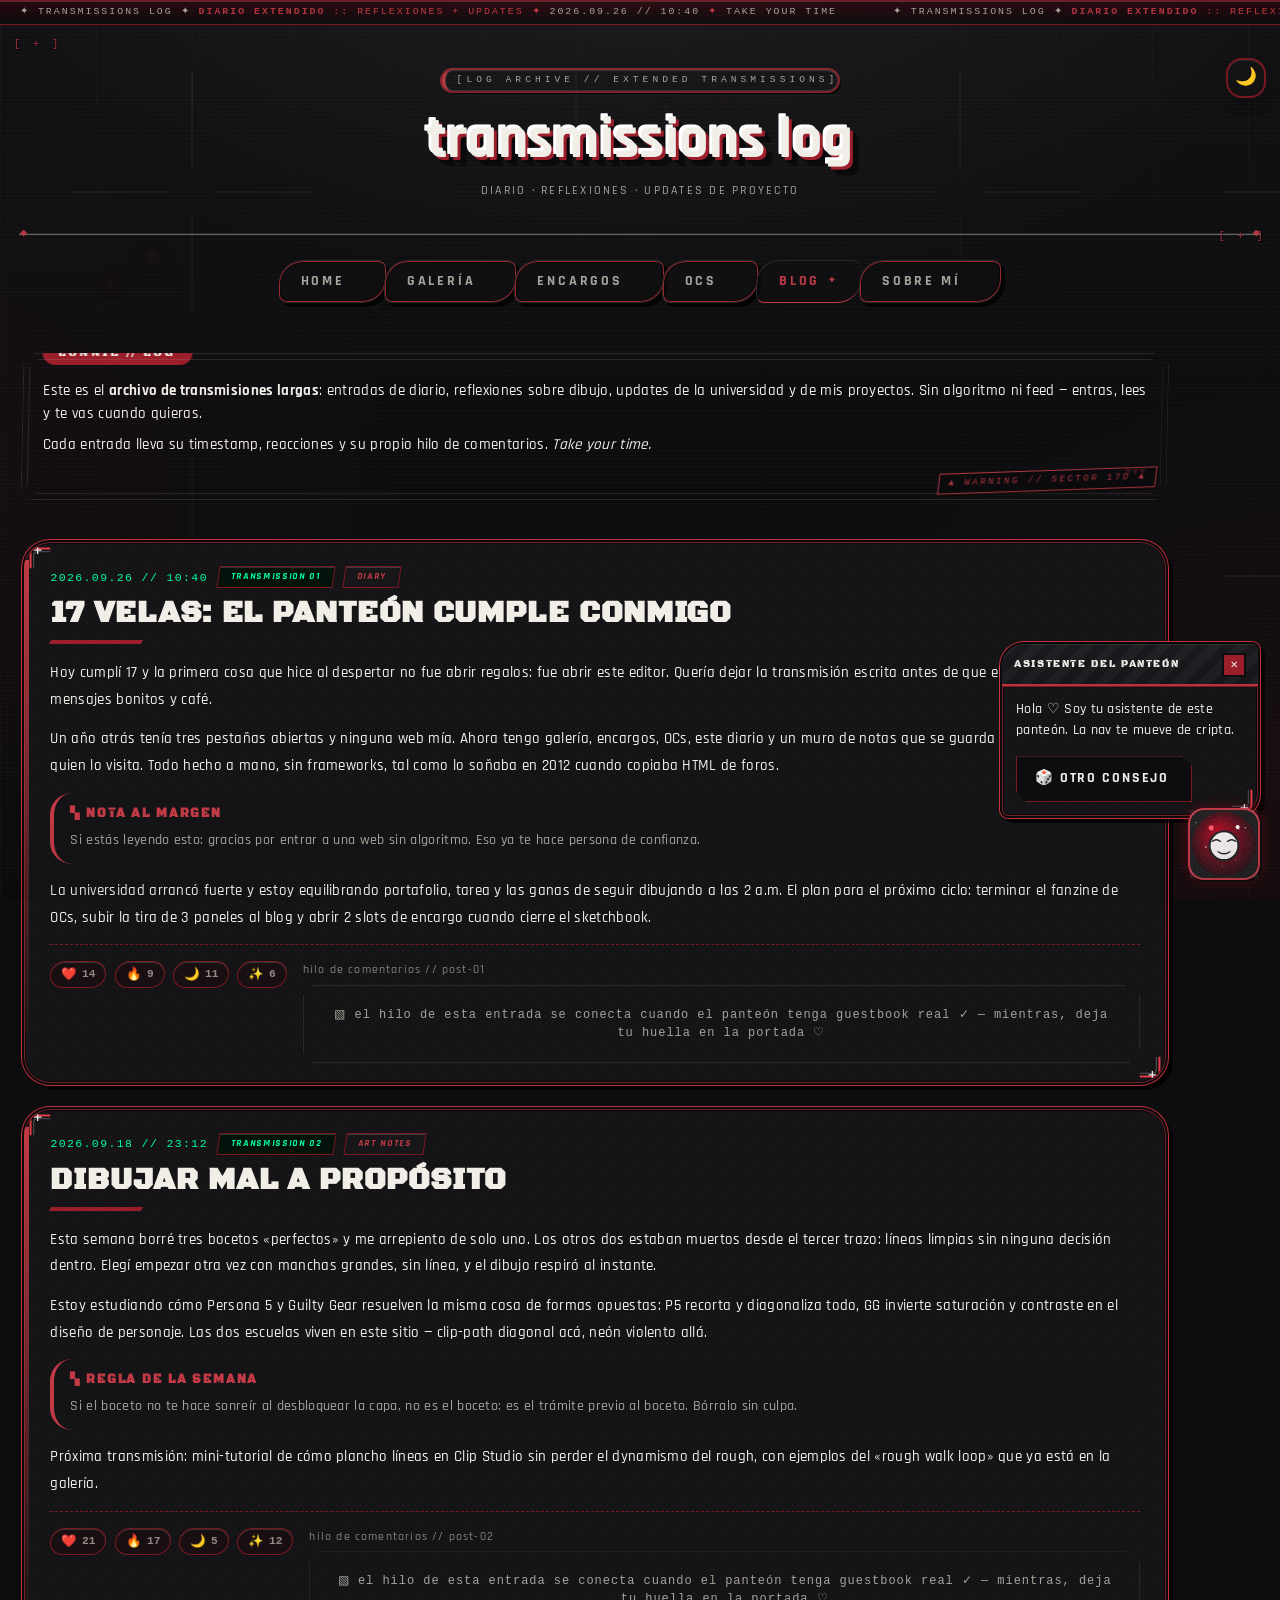
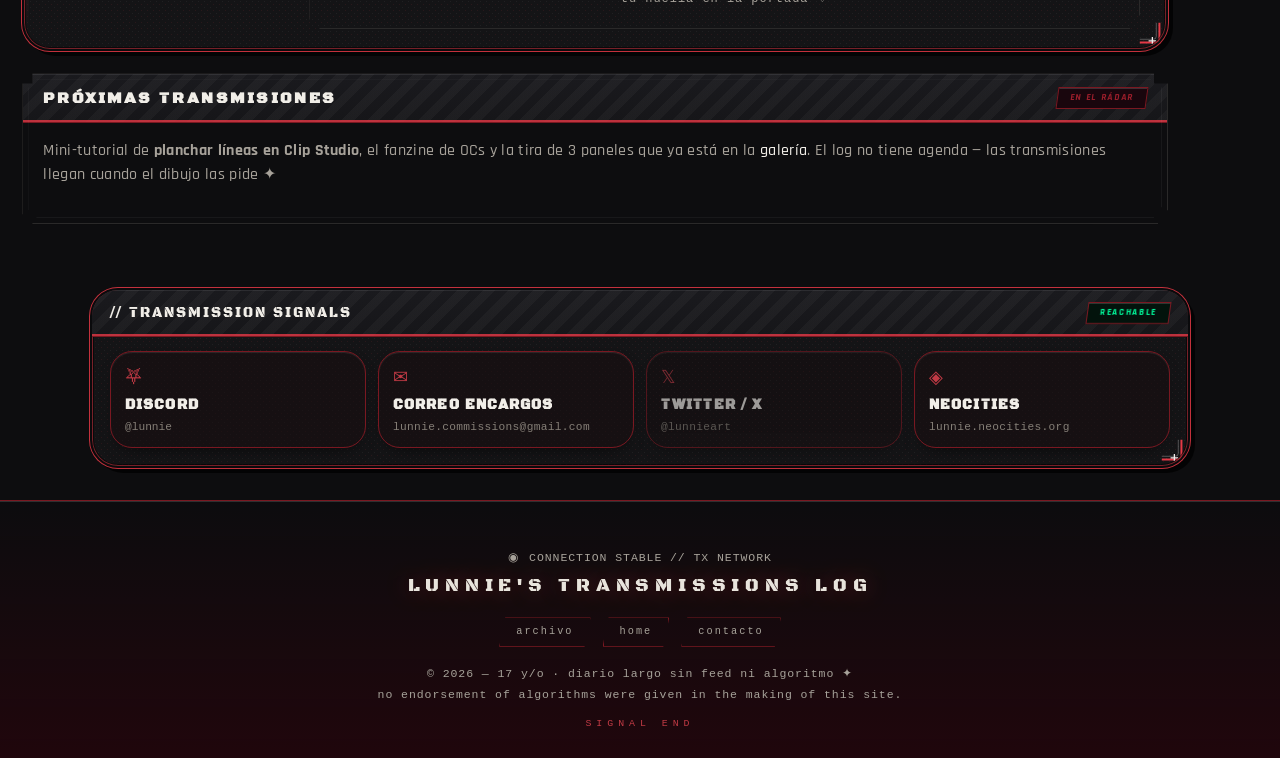
<file: blog.html>
<!DOCTYPE html>
<!--
  LUNNIE ♡ — blog.html
  Transmissions Log: diario de formato largo (entradas, reflexiones de dibujo,
  updates de universidad y proyectos). Cada post incluye fecha cyberpunk,
  título display, cuerpo con caja de notas, reacciones emoji y hilo de comentarios.
-->
<html lang="es">
<head>
  <meta charset="UTF-8">
  <meta name="viewport" content="width=device-width, initial-scale=1.0">
  <meta name="theme-color" content="#140507">
  <meta name="description" content="Transmissions Log de Lunnie: diario largo con reflexiones sobre dibujo, updates de universidad y proyectos.">
  <title>BLOG // Transmissions Log — LUNNIE</title>

  <meta property="og:type" content="website">
  <meta property="og:title" content="BLOG // Transmissions Log — LUNNIE">
  <meta property="og:description" content="Diario de formato largo del panteón: dibujo, universidad y proyectos.">
  <meta property="og:url" content="https://lol-bit-rvgl.github.io/Lunnie-Landing/blog.html">
  <meta property="og:image" content="https://lol-bit-rvgl.github.io/Lunnie-Landing/assets/img/banner.svg">

  <link rel="icon" type="image/svg+xml" href="favicon.svg">

  <!-- Tipografías: Black Ops One (display HUD/GG) + Rajdhani (UI P5) -->
  <link rel="preconnect" href="https://fonts.googleapis.com">
  <link rel="preconnect" href="https://fonts.gstatic.com" crossorigin>
  <link href="https://fonts.googleapis.com/css2?family=Black+Ops+One&family=Rajdhani:wght@500;600;700&display=swap" rel="stylesheet">

  <link rel="stylesheet" href="style.css">
  <link rel="stylesheet" href="space-system.css">
</head>

<body>
  <!-- Capa fija de la cripta: humo + brasas + rejilla técnica -->
  <div class="space-bg" aria-hidden="true"></div>

  <div class="fx-layer is-far" aria-hidden="true"></div>
  <div class="fx-layer is-mid" aria-hidden="true"></div>
  <div class="fx-layer is-near" aria-hidden="true"></div>
  <div class="px-stars px-stars-far" aria-hidden="true"></div>
  <div class="px-stars px-stars-mid" aria-hidden="true"></div>
  <canvas id="field-canvas" aria-hidden="true"></canvas>
  <div class="px-nebula" aria-hidden="true"></div>
  <div class="progress-hud" id="progress-hud" aria-hidden="true"></div>
  <div class="glitch-flash" aria-hidden="true"></div>

  <!-- Gatillo del easter egg de cumpleaños (luna en barra superior) -->
  <button type="button" class="egg-trigger" id="egg-trigger" aria-label="secreto" title="*un enigma brilla en la luna*">🌙</button>

  <!-- Ticker -->
  <div class="marquee-bar" aria-hidden="true">
    <div class="marquee-track">
      <span><em>✦ TRANSMISSIONS LOG ✦</em> <b>DIARIO EXTENDIDO</b> :: REFLEXIONES + UPDATES ✦ <em>2026.09.26 // 10:40</em> ✦ <em>TAKE YOUR TIME</em></span>
      <span><em>✦ TRANSMISSIONS LOG ✦</em> <b>DIARIO EXTENDIDO</b> :: REFLEXIONES + UPDATES ✦ <em>2026.09.26 // 10:40</em> ✦ <em>TAKE YOUR TIME</em></span>
    </div>
  </div>

  <!-- Hero de página -->
  <header class="page-hero">
    <span class="hero-badge">[LOG ARCHIVE // EXTENDED TRANSMISSIONS]</span>
    <h1>transmissions log</h1>
    <p>diario · reflexiones · updates de proyecto</p>
    <div class="hero-rule" aria-hidden="true"></div>
  </header>

  <!-- Nav -->
  <nav class="site-nav" aria-label="Navegación principal">
    <a href="index.html">home</a>
    <a href="galeria.html">galería</a>
    <a href="encargos.html">encargos</a>
    <a href="ocs.html">OCs</a>
    <a href="blog.html" class="active">blog</a>
    <a href="sobre-mi.html">sobre mí</a>
  </nav>

  <main class="page">
    <div class="grid">
      <div class="col stack" style="grid-column: 1 / -1">

        <!-- Intro en caja de diálogo P5 -->
        <section class="p5-box liquid-panel squircle-panel" aria-labelledby="t-blog-intro" data-reveal>
          <span class="speaker-tab">lunnie // log</span>
          <p>
            Este es el <strong>archivo de transmisiones largas</strong>: entradas de
            diario, reflexiones sobre dibujo, updates de la universidad y de mis
            proyectos. Sin algoritmo ni feed — entras, lees y te vas cuando quieras.
          </p>
          <p>
            Cada entrada lleva su timestamp, reacciones y su propio hilo de
            comentarios. <em>Take your time.</em>
          </p>
          <span class="skip-mark" aria-hidden="true">▼▼▼</span>
        </section>

        <!-- NUEVAS TRANSMISIONES: el panel admin (admin/index.html) inserta aquí -->
        <!-- POST 01 -->
        <article class="post" data-reveal id="post-01">
          <div class="post-meta">
            <time datetime="2026-09-26T10:40">2026.09.26 // 10:40</time>
            <span class="chip chip-open">transmission 01</span>
            <span class="chip">diary</span>
          </div>
          <h2 class="post-title">17 velas: el panteón cumple conmigo</h2>
          <div class="post-body">
            <p>
              Hoy cumplí 17 y la primera cosa que hice al despertar no fue abrir
              regalos: fue abrir este editor. Quería dejar la transmisión escrita
              antes de que el día se me llenara de mensajes bonitos y café.
            </p>
            <p>
              Un año atrás tenía tres pestañas abiertas y ninguna web mía. Ahora
              tengo galería, encargos, OCs, este diario y un muro de notas que se
              guarda en el navegador de quien lo visita. Todo hecho a mano, sin
              frameworks, tal como lo soñaba en 2012 cuando copiaba HTML de foros.
            </p>
            <aside class="post-note">
              <b>▚ nota al margen</b>
              <p>
                Si estás leyendo esto: gracias por entrar a una web sin algoritmo.
                Eso ya te hace persona de confianza.
              </p>
            </aside>
            <p>
              La universidad arrancó fuerte y estoy equilibrando portafolio, tarea
              y las ganas de seguir dibujando a las 2 a.m. El plan para el próximo
              ciclo: terminar el fanzine de OCs, subir la tira de 3 paneles al blog
              y abrir 2 slots de encargo cuando cierre el sketchbook.
            </p>
          </div>
          <footer class="post-foot">
            <div class="post-reacts" role="group" aria-label="Reacciones a la entrada">
              <button type="button" class="react" data-key="p20260926-1040:heart" data-base="14" aria-label="reaccionar con corazón">
                <span>❤️</span><span class="n">14</span>
              </button>
              <button type="button" class="react" data-key="p20260926-1040:fire" data-base="9" aria-label="reaccionar con fuego">
                <span>🔥</span><span class="n">9</span>
              </button>
              <button type="button" class="react" data-key="p20260926-1040:moon" data-base="11" aria-label="reaccionar con luna">
                <span>🌙</span><span class="n">11</span>
              </button>
              <button type="button" class="react" data-key="p20260926-1040:spark" data-base="6" aria-label="reaccionar con destello">
                <span>✨</span><span class="n">6</span>
              </button>
            </div>
            <div class="post-comments">
              <span class="tiny">hilo de comentarios // post-01</span>
              <!-- Contenedor del hilo: configura giscus (data-repo) y se sustituye
                   este fallback por el hilo real de GitHub Discussions. -->
              <div class="giscus">
                <div class="giscus-fallback">▧ el hilo de esta entrada se conecta cuando el panteón tenga guestbook real ✓ — mientras, deja tu huella en la portada ♡</div>
              </div>
            </div>
          </footer>
        </article>

        <!-- POST 02 -->
        <article class="post" data-reveal id="post-02">
          <div class="post-meta">
            <time datetime="2026-09-18T23:12">2026.09.18 // 23:12</time>
            <span class="chip chip-open">transmission 02</span>
            <span class="chip">art notes</span>
          </div>
          <h2 class="post-title">dibujar mal a propósito</h2>
          <div class="post-body">
            <p>
              Esta semana borré tres bocetos «perfectos» y me arrepiento de solo
              uno. Los otros dos estaban muertos desde el tercer trazo: líneas
              limpias sin ninguna decisión dentro. Elegí empezar otra vez con
              manchas grandes, sin línea, y el dibujo respiró al instante.
            </p>
            <p>
              Estoy estudiando cómo Persona 5 y Guilty Gear resuelven la misma
              cosa de formas opuestas: P5 recorta y diagonaliza todo, GG invierte
              saturación y contraste en el diseño de personaje. Las dos escuelas
              viven en este sitio — clip-path diagonal acá, neón violento allá.
            </p>
            <aside class="post-note">
              <b>▚ regla de la semana</b>
              <p>
                Si el boceto no te hace sonreír al desbloquear la capa, no es el
                boceto: es el trámite previo al boceto. Bórralo sin culpa.
              </p>
            </aside>
            <p>
              Próxima transmisión: mini-tutorial de cómo plancho líneas en Clip
              Studio sin perder el dynamismo del rough, con ejemplos del
              «rough walk loop» que ya está en la galería.
            </p>
          </div>
          <footer class="post-foot">
            <div class="post-reacts" role="group" aria-label="Reacciones a la entrada">
              <button type="button" class="react" data-key="p20260918-2312:heart" data-base="21" aria-label="reaccionar con corazón">
                <span>❤️</span><span class="n">21</span>
              </button>
              <button type="button" class="react" data-key="p20260918-2312:fire" data-base="17" aria-label="reaccionar con fuego">
                <span>🔥</span><span class="n">17</span>
              </button>
              <button type="button" class="react" data-key="p20260918-2312:moon" data-base="5" aria-label="reaccionar con luna">
                <span>🌙</span><span class="n">5</span>
              </button>
              <button type="button" class="react" data-key="p20260918-2312:spark" data-base="12" aria-label="reaccionar con destello">
                <span>✨</span><span class="n">12</span>
              </button>
            </div>
            <div class="post-comments">
              <span class="tiny">hilo de comentarios // post-02</span>
              <div class="giscus">
                <div class="giscus-fallback">▧ el hilo de esta entrada se conecta cuando el panteón tenga guestbook real ✓ — mientras, deja tu huella en la portada ♡</div>
              </div>
            </div>
          </footer>
        </article>

        <!-- Nota del archivo -->
        <section class="panel" data-reveal aria-labelledby="t-blog-note">
          <header class="panel-head">
            <h2 id="t-blog-note">próximas transmisiones</h2>
            <span class="chip chip-warn">en el rádar</span>
          </header>
          <p class="muted" style="margin-top:4px">
            Mini-tutorial de <strong>planchar líneas en Clip Studio</strong>, el fanzine de
            OCs y la tira de 3 paneles que ya está en la <a href="galeria.html">galería</a>.
            El log no tiene agenda — las transmisiones llegan cuando el dibujo las pide ✦
          </p>
        </section>

      </div>
    </div>
  </main>

  <!-- ============================================================
       TRANSMISSION SIGNALS — dock de contacto (estilo GG)
       ============================================================ -->
  <section class="dock liquid-panel squircle-panel" data-reveal aria-labelledby="t-dock">
    <div class="dock-head">
      <span class="dock-badge" id="t-dock">// TRANSMISSION SIGNALS</span>
      <span class="chip chip-open">reachable</span>
    </div>
    <div class="dock-row">
      <button type="button" class="dock-btn" id="dock-discord" data-copy="@lunnie">
        <span class="dock-ico" aria-hidden="true">⛧</span>
        <strong>discord</strong>
        <em>@lunnie</em>
      </button>
      <a class="dock-btn dock-link" href="mailto:lunnie.commissions@gmail.com">
        <span class="dock-ico" aria-hidden="true">✉</span>
        <strong>correo encargos</strong>
        <em>lunnie.commissions@gmail.com</em>
      </a>
      <a class="dock-btn dock-link is-pending" data-social="twitter" href="#" target="_blank" rel="noopener" title="enlace pendiente de configurar">
        <span class="dock-ico" aria-hidden="true">𝕏</span>
        <strong>twitter / x</strong>
        <em>@lunnieart</em>
      </a>
      <a class="dock-btn dock-link" href="https://neocities.org/site/lunnie" target="_blank" rel="noopener">
        <span class="dock-ico" aria-hidden="true">◈</span>
        <strong>neocities</strong>
        <em>lunnie.neocities.org</em>
      </a>
    </div>
    <p class="dock-feedback" id="dock-feedback" hidden>⛧ tag copiado — ¡gracias por el reach!</p>
  </section>

  <!-- Footer -->
  <footer class="site-footer">
    <p class="foot-status">CONNECTION STABLE // TX NETWORK</p>
    <p class="foot-display">LUNNIE'S TRANSMISSIONS LOG</p>
    <div class="foot-cta">
      <a href="#post-01">archivo</a>
      <a href="index.html">home</a>
      <a href="mailto:lunnie.commissions@gmail.com">contacto</a>
    </div>
    <p>© <span data-year>2026</span> — 17 y/o · diario largo sin feed ni algoritmo ✦</p>
    <p>no endorsement of algorithms were given in the making of this site.</p>
  </footer>

  <!-- ============================================================
       EASTER EGG DE CUMPLEAÑOS (oculto hasta pulsar la luna 🌙)
       ============================================================ -->
  <div class="egg-banner" id="egg-banner" hidden>
    <div class="egg-inner cut-panel">
      <button type="button" class="stop-egg" id="egg-close" aria-label="cerrar">✕</button>
      <p class="egg-kicker">TAKE YOUR TIME //</p>
      <h2 class="egg-title">HAPPY 17TH BIRTHDAY LUNNIE!</h2>
      <p class="egg-sub">17 y/o · México · fighting games &amp; gothic vibes ♡</p>
    </div>
  </div>
  <div class="confetti-layer" id="confetti-layer" aria-hidden="true" hidden></div>

  <!-- Asistente flotante -->
  <div class="assistant" id="assistant">
    <button type="button" class="assistant-bubble" id="assistant-bubble" aria-label="Abrir asistente">
      <img src="assets/img/assistant.svg" alt="Mascota asistente" loading="lazy" decoding="async">
    </button>
    <div class="assistant-popup" id="assistant-popup" hidden>
      <div class="assistant-head">
        <span class="title">asistente del panteón</span>
        <button type="button" class="assistant-close" id="assistant-close" aria-label="Cerrar asistente">✕</button>
      </div>
      <div class="assistant-body" id="assistant-body"><p>conectando con el panteón…</p></div>
      <button type="button" class="btn btn-ink" id="assistant-otro">🎲 otro consejo</button>
    </div>
  </div>

  <div class="nebula-friend" aria-label="RIP, la mascota del panteón">
    <img src="assets/img/nebula/nebgula-idle.svg" alt="RIP, la mascota del panteón" width="76" height="76">
    <span class="neb-tag is-awake">RIP STATUS ● AWAKE</span>
  </div>

  <!-- Scripts: core del sitio + capa viva -->
  <script src="script.js" defer></script>
  <script src="lunnie-bg.js" defer></script>
  <script src="lunnie-fx.js" defer></script>
</body>
</html>
</file>
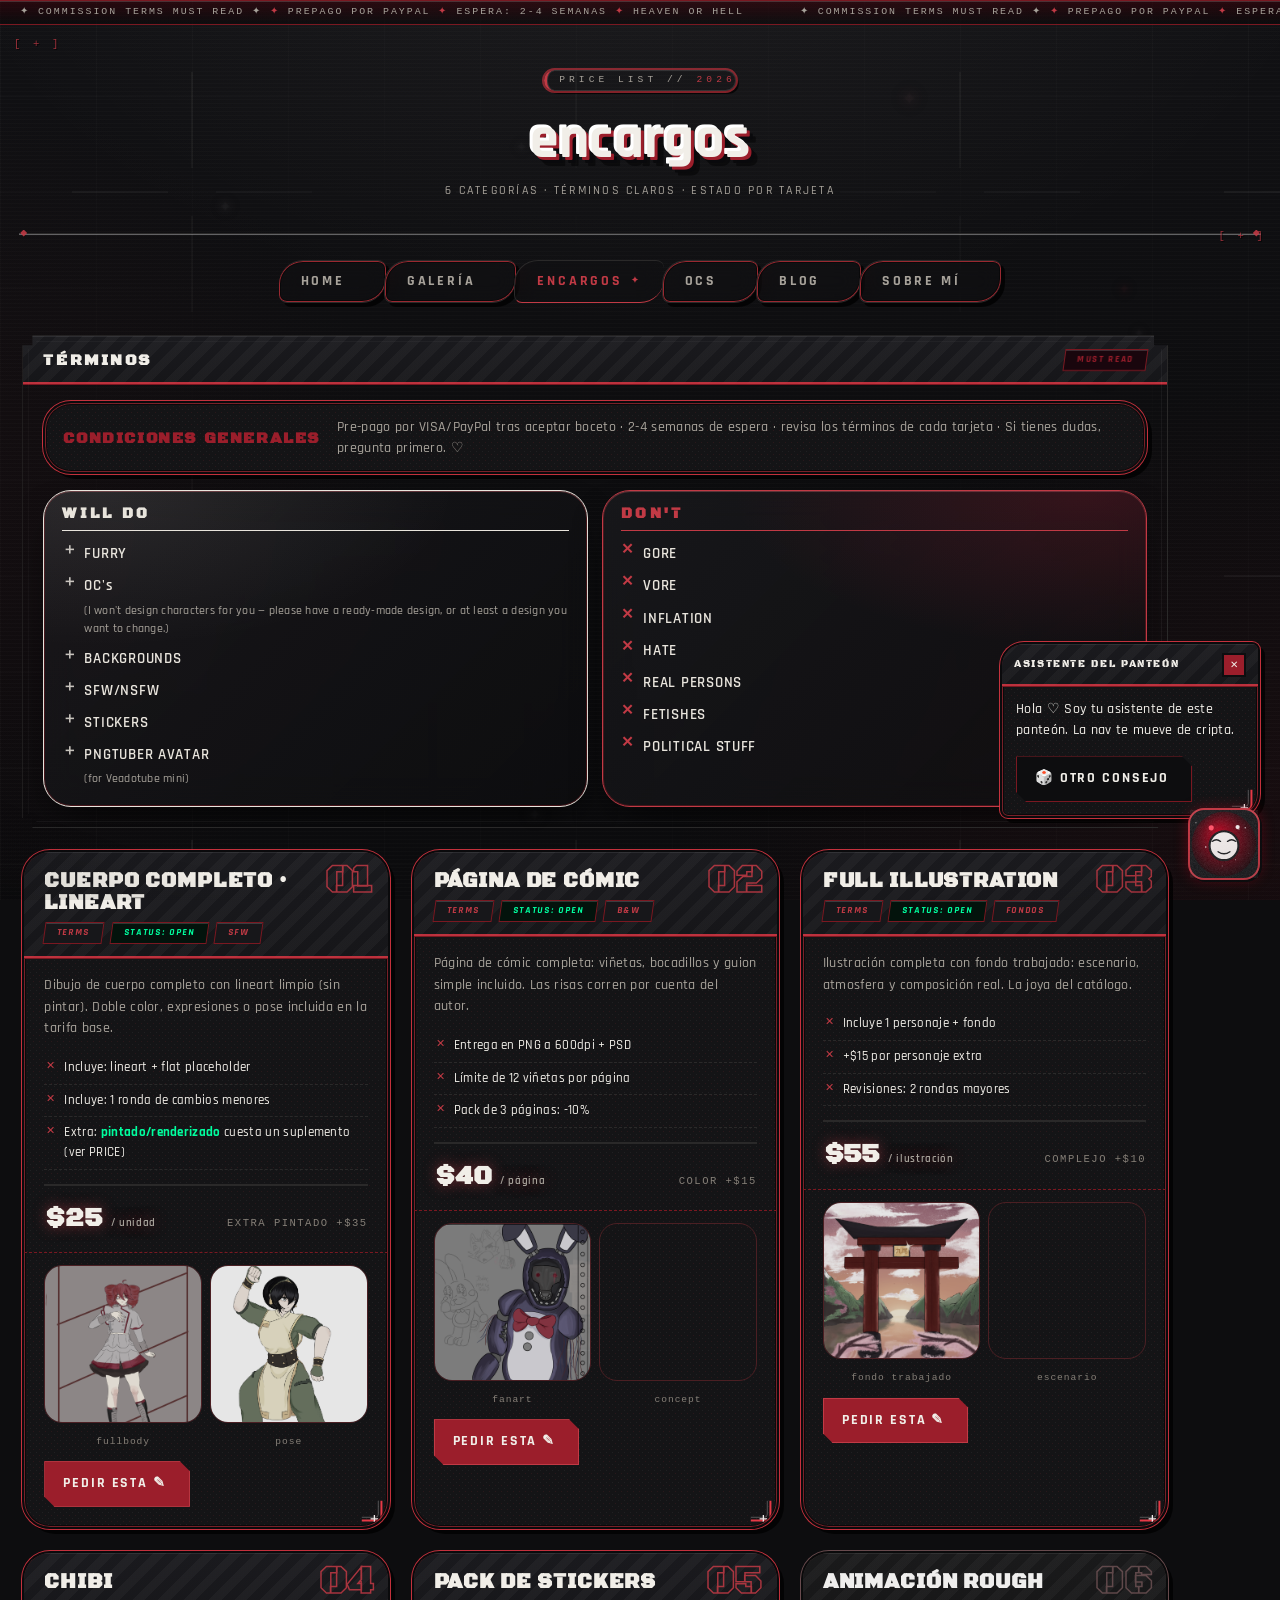
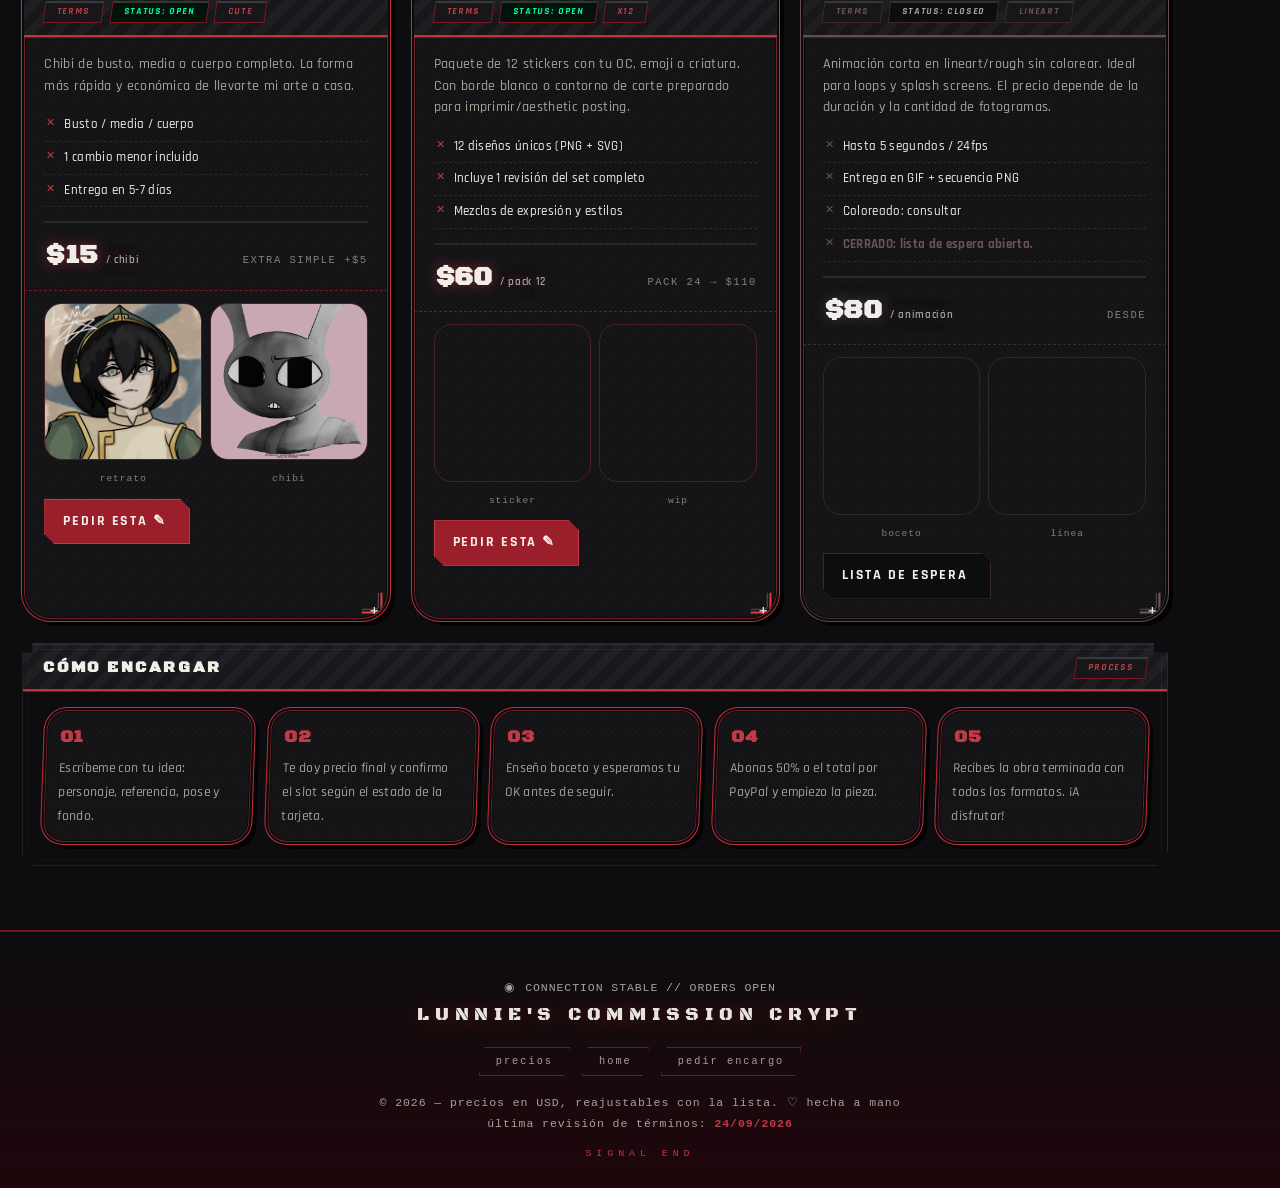
<file: encargos.html>
<!DOCTYPE html>
<!--
  LUNNIE ♡ — encargos.html
  Tarjetas de comisiones estilo P5/GG: 6 categorías con badges
  TERMS / STATUS / SLOTS y precios. Página 100% estática.
-->
<html lang="es">
<head>
  <meta charset="UTF-8">
  <meta name="viewport" content="width=device-width, initial-scale=1.0">
  <meta name="theme-color" content="#140507">
  <meta name="description" content="Encargos de arte de Lunnie: 6 categorías con precios y términos.">
  <title>ENCARGOS ♡ LUNNIE</title>

  <meta property="og:type" content="website">
  <meta property="og:title" content="ENCARGOS ♡ LUNNIE">
  <meta property="og:description" content="6 categorías de comisiones con precios y términos del panteón.">
  <meta property="og:url" content="https://lol-bit-rvgl.github.io/Lunnie-Landing/encargos.html">
  <meta property="og:image" content="https://lol-bit-rvgl.github.io/Lunnie-Landing/assets/img/banner.svg">

  <link rel="icon" type="image/svg+xml" href="favicon.svg">

  <link rel="preconnect" href="https://fonts.googleapis.com">
  <link rel="preconnect" href="https://fonts.gstatic.com" crossorigin>
  <link href="https://fonts.googleapis.com/css2?family=Black+Ops+One&family=Rajdhani:wght@500;600;700&display=swap" rel="stylesheet">
  <link rel="stylesheet" href="style.css">
  <link rel="stylesheet" href="space-system.css">
</head>

<body>
  <div class="space-bg" aria-hidden="true"></div>

  <div class="fx-layer is-far" aria-hidden="true"></div>
  <div class="fx-layer is-mid" aria-hidden="true"></div>
  <div class="fx-layer is-near" aria-hidden="true"></div>
  <div class="px-stars px-stars-far" aria-hidden="true"></div>
  <div class="px-stars px-stars-mid" aria-hidden="true"></div>
  <canvas id="field-canvas" aria-hidden="true"></canvas>
  <div class="px-nebula" aria-hidden="true"></div>
  <div class="progress-hud" id="progress-hud" aria-hidden="true"></div>
  <div class="glitch-flash" aria-hidden="true"></div>

  <!-- Ticker -->
  <div class="marquee-bar" aria-hidden="true">
    <div class="marquee-track">
      <span><em>✦ COMMISSION TERMS MUST READ ✦</em> ✦ <em>PREPAGO POR PAYPAL</em> ✦ <em>ESPERA: 2-4 SEMANAS</em> ✦ <em>HEAVEN OR HELL</em></span>
      <span><em>✦ COMMISSION TERMS MUST READ ✦</em> ✦ <em>PREPAGO POR PAYPAL</em> ✦ <em>ESPERA: 2-4 SEMANAS</em> ✦ <em>HEAVEN OR HELL</em></span>
    </div>
  </div>

  <!-- Hero de página -->
  <header class="page-hero">
    <span class="hero-badge">PRICE LIST // <i>2026</i></span>
    <h1>encargos</h1>
    <p>6 categorías · términos claros · estado por tarjeta</p>
    <div class="hero-rule" aria-hidden="true"></div>
  </header>

  <!-- Nav -->
  <nav class="site-nav" aria-label="Navegación principal">
    <a href="index.html">home</a>
    <a href="galeria.html">galería</a>
    <a href="encargos.html" class="active">encargos</a>
    <a href="ocs.html">OCs</a>
    <a href="blog.html">blog</a>
    <a href="sobre-mi.html">sobre mí</a>
  </nav>

  <main class="page">
    <div class="grid">
      <div class="col stack" style="grid-column: 1 / -1">

        <!-- ==========================================================
             TÉRMINOS
             ========================================================== -->
        <section class="panel" data-reveal aria-labelledby="t-terms">
          <header class="panel-head">
            <h2 id="t-terms">términos</h2>
            <span class="chip chip-warn">must read</span>
          </header>

          <p class="warn-strip terms-cond" role="note">
            <b>CONDICIONES GENERALES</b>
            <span>Pre-pago por VISA/PayPal tras aceptar boceto · 2-4 semanas de espera · revisa los términos de cada tarjeta · Si tienes dudas, pregunta primero. ♡</span>
          </p>

          <div class="terms-grid">
            <div class="terms-col terms-col--do glass-card squircle-card">
              <h3 class="terms-title">WILL DO</h3>
              <ul class="terms-list">
                <li>FURRY</li>
                <li>OC's <small>(I won't design characters for you — please have a ready-made design, or at least a design you want to change.)</small></li>
                <li>BACKGROUNDS</li>
                <li>SFW/NSFW</li>
                <li>STICKERS</li>
                <li>PNGTUBER AVATAR <small>(for Veadotube mini)</small></li>
              </ul>
            </div>
            <div class="terms-col terms-col--dont glass-card squircle-card">
              <h3 class="terms-title">DON'T</h3>
              <ul class="terms-list">
                <li>GORE</li>
                <li>VORE</li>
                <li>INFLATION</li>
                <li>HATE</li>
                <li>REAL PERSONS</li>
                <li>FETISHES</li>
                <li>POLITICAL STUFF</li>
              </ul>
            </div>
          </div>
        </section>

        <!-- ==========================================================
             GRID DE PRECIOS
             ========================================================== -->
        <div class="comm-grid">

          <!-- ── TARJETA 01 ── -->
          <article class="comm-card" data-comm="c1" data-reveal aria-labelledby="c1">
            <span class="comm-num" aria-hidden="true">01</span>
            <header class="comm-head">
              <h3 id="c1">cuerpo completo · lineart</h3>
              <div class="comm-tags">
                <span class="chip">terms</span>
                <span class="chip chip-open">status: open</span>
                <span class="chip">sfw</span>
              </div>
            </header>
            <div class="comm-body">
              <p>Dibujo de cuerpo completo con lineart limpio (sin pintar). Doble color, expresiones o pose incluida en la tarifa base.</p>
              <ul class="comm-terms">
                <li>Incluye: lineart + flat placeholder</li>
                <li>Incluye: 1 ronda de cambios menores</li>
                <li>Extra: <b class="pos">pintado/renderizado</b> cuesta un suplemento (ver PRICE)</li>
              </ul>
              <div class="comm-price">
                <b>$25 <small>/ unidad</small></b>
                <span>extra pintado +$35</span>
              </div>
            </div>
            <div class="comm-slots">
              <figure><img src="assets/img/art/art-teto-fullbody.jpg" alt="Muestra fullbody — Kasane Teto" style="object-fit:cover; aspect-ratio:1/1; object-position:50% 30%;" loading="lazy" decoding="async"><figcaption>fullbody</figcaption></figure>
              <figure><img src="assets/img/art/art-toph-combat.jpg" alt="Muestra fullbody — Toph en combate" style="object-fit:cover; aspect-ratio:1/1; object-position:50% 30%;" loading="lazy" decoding="async"><figcaption>pose</figcaption></figure>
            </div>
            <a class="btn" href="mailto:lunnie.commissions@gmail.com?subject=Encargo — cuerpo completo / lineart" rel="noopener">pedir esta ✎</a>
          </article>

          <!-- ── TARJETA 02 ── -->
          <article class="comm-card" data-comm="c2" data-reveal aria-labelledby="c2">
            <span class="comm-num" aria-hidden="true">02</span>
            <header class="comm-head">
              <h3 id="c2">página de cómic</h3>
              <div class="comm-tags">
                <span class="chip">terms</span>
                <span class="chip chip-open">status: open</span>
                <span class="chip">b&w</span>
              </div>
            </header>
            <div class="comm-body">
              <p>Página de cómic completa: viñetas, bocadillos y guion simple incluido. Las risas corren por cuenta del autor.</p>
              <ul class="comm-terms">
                <li>Entrega en PNG a 600dpi + PSD</li>
                <li>Límite de 12 viñetas por página</li>
                <li>Pack de 3 páginas: -10%</li>
              </ul>
              <div class="comm-price">
                <b>$40 <small>/ página</small></b>
                <span>color +$15</span>
              </div>
            </div>
            <div class="comm-slots">
              <figure><img src="assets/img/art/art-withered-bonnie.jpg" alt="Muestra fanart — Withered Bonnie" style="object-fit:cover; aspect-ratio:1/1; object-position:50% 30%;" loading="lazy" decoding="async"><figcaption>fanart</figcaption></figure>
              <figure><img src="assets/img/art/art-demonkopia.jpg" alt="Muestra concepto — DEMONKOPIA" style="object-fit:cover; aspect-ratio:1/1; object-position:50% 30%;" loading="lazy" decoding="async"><figcaption>concept</figcaption></figure>
            </div>
            <a class="btn" href="mailto:lunnie.commissions@gmail.com?subject=Encargo — página de cómic" rel="noopener">pedir esta ✎</a>
          </article>

          <!-- ── TARJETA 03 ── -->
          <article class="comm-card" data-comm="c3" data-reveal aria-labelledby="c3">
            <span class="comm-num" aria-hidden="true">03</span>
            <header class="comm-head">
              <h3 id="c3">full illustration</h3>
              <div class="comm-tags">
                <span class="chip">terms</span>
                <span class="chip chip-open">status: open</span>
                <span class="chip">fondos</span>
              </div>
            </header>
            <div class="comm-body">
              <p>Ilustración completa con fondo trabajado: escenario, atmosfera y composición real. La joya del catálogo.</p>
              <ul class="comm-terms">
                <li>Incluye 1 personaje + fondo</li>
                <li>+$15 por personaje extra</li>
                <li>Revisiones: 2 rondas mayores</li>
              </ul>
              <div class="comm-price">
                <b>$55 <small>/ ilustración</small></b>
                <span>complejo +$10</span>
              </div>
            </div>
            <div class="comm-slots">
              <figure><img src="assets/img/art/art-torii-landscape.jpg" alt="Muestra de fondo trabajado — torii al atardecer" loading="lazy" decoding="async" style="object-fit:cover; aspect-ratio:1/1;"><figcaption>fondo trabajado</figcaption></figure>
              <figure><img src="assets/img/art/art-city-buildings.jpg" alt="Muestra de fondo trabajado — edificios urbanos" loading="lazy" decoding="async" style="object-fit:cover; aspect-ratio:1/1;"><figcaption>escenario</figcaption></figure>
            </div>
            <a class="btn" href="mailto:lunnie.commissions@gmail.com?subject=Encargo — full illustration" rel="noopener">pedir esta ✎</a>
          </article>

          <!-- ── TARJETA 04 ── -->
          <article class="comm-card" data-comm="c4" data-reveal aria-labelledby="c4">
            <span class="comm-num" aria-hidden="true">04</span>
            <header class="comm-head">
              <h3 id="c4">chibi</h3>
              <div class="comm-tags">
                <span class="chip">terms</span>
                <span class="chip chip-open">status: open</span>
                <span class="chip">cute</span>
              </div>
            </header>
            <div class="comm-body">
              <p>Chibi de busto, media o cuerpo completo. La forma más rápida y económica de llevarte mi arte a casa.</p>
              <ul class="comm-terms">
                <li>Busto / media / cuerpo</li>
                <li>1 cambio menor incluido</li>
                <li>Entrega en 5-7 días</li>
              </ul>
              <div class="comm-price">
                <b>$15 <small>/ chibi</small></b>
                <span>extra simple +$5</span>
              </div>
            </div>
            <div class="comm-slots">
              <figure><img src="assets/img/art/art-toph-portrait.jpg" alt="Muestra de retrato — Toph Beifong" loading="lazy" decoding="async" style="object-fit:cover; aspect-ratio:1/1; object-position:50% 20%;"><figcaption>retrato</figcaption></figure>
              <figure><img src="assets/img/art/art-jax-chibi.jpg" alt="Muestra chibi — Jax" loading="lazy" decoding="async" style="object-fit:cover; aspect-ratio:1/1;"><figcaption>chibi</figcaption></figure>
            </div>
            <a class="btn" href="mailto:lunnie.commissions@gmail.com?subject=Encargo — chibi" rel="noopener">pedir esta ✎</a>
          </article>

          <!-- ── TARJETA 05 ── -->
          <article class="comm-card" data-comm="c5" data-reveal aria-labelledby="c5">
            <span class="comm-num" aria-hidden="true">05</span>
            <header class="comm-head">
              <h3 id="c5">pack de stickers</h3>
              <div class="comm-tags">
                <span class="chip">terms</span>
                <span class="chip chip-open">status: open</span>
                <span class="chip">x12</span>
              </div>
            </header>
            <div class="comm-body">
              <p>Paquete de 12 stickers con tu OC, emoji o criatura. Con borde blanco o contorno de corte preparado para imprimir/aesthetic posting.</p>
              <ul class="comm-terms">
                <li>12 diseños únicos (PNG + SVG)</li>
                <li>Incluye 1 revisión del set completo</li>
                <li>Mezclas de expresión y estilos</li>
              </ul>
              <div class="comm-price">
                <b>$60 <small>/ pack 12</small></b>
                <span>pack 24 → $110</span>
              </div>
            </div>
            <div class="comm-slots">
              <figure><img src="assets/img/oc/angry-sticker.jpg" alt="Muestra de sticker enojado" style="object-fit:cover; aspect-ratio:1/1;" loading="lazy" decoding="async"><figcaption>sticker</figcaption></figure>
              <figure><img src="assets/img/art/art-creepy-smile-wip.jpg" alt="Muestra de expresión WIP" style="object-fit:cover; aspect-ratio:1/1; object-position:50% 35%;" loading="lazy" decoding="async"><figcaption>wip</figcaption></figure>
            </div>
            <a class="btn" href="mailto:lunnie.commissions@gmail.com?subject=Encargo — pack de stickers" rel="noopener">pedir esta ✎</a>
          </article>

          <!-- ── TARJETA 06 (CLOSED) ── -->
          <article class="comm-card closed" data-comm="c6" data-reveal aria-labelledby="c6">
            <span class="comm-num" aria-hidden="true">06</span>
            <header class="comm-head">
              <h3 id="c6">animación rough</h3>
              <div class="comm-tags">
                <span class="chip">terms</span>
                <span class="chip chip-closed">status: closed</span>
                <span class="chip">lineart</span>
              </div>
            </header>
            <div class="comm-body">
              <p>Animación corta en lineart/rough sin colorear. Ideal para loops y splash screens. El precio depende de la duración y la cantidad de fotogramas.</p>
              <ul class="comm-terms">
                <li>Hasta 5 segundos / 24fps</li>
                <li>Entrega en GIF + secuencia PNG</li>
                <li>Coloreado: consultar</li>
                <li><b class="neg">CERRADO: lista de espera abierta.</b></li>
              </ul>
              <div class="comm-price">
                <b>$80 <small>/ animación</small></b>
                <span>desde</span>
              </div>
            </div>
            <div class="comm-slots">
              <figure><img src="assets/img/oc/dark-line.jpg" alt="Muestra de boceto de animación" style="object-fit:cover; aspect-ratio:1/1;" loading="lazy" decoding="async"><figcaption>boceto</figcaption></figure>
              <figure><img src="assets/img/oc/clean-line.jpg" alt="Muestra de línea de animación" style="object-fit:cover; aspect-ratio:1/1;" loading="lazy" decoding="async"><figcaption>línea</figcaption></figure>
            </div>
            <a class="btn btn-ink" href="mailto:lunnie.commissions@gmail.com?subject=Lista de espera — animación rough" rel="noopener">lista de espera</a>
          </article>

        </div>

        <!-- ==========================================================
             CÓMO PEDIR
             ========================================================== -->
        <section class="panel" data-reveal aria-labelledby="t-how">
          <header class="panel-head"><h2 id="t-how">cómo encargar</h2><span class="chip">process</span></header>
          <div class="steps-grid">
            <div class="step"><b>01</b><span>Escríbeme con tu idea: personaje, referencia, pose y fondo.</span></div>
            <div class="step"><b>02</b><span>Te doy precio final y confirmo el slot según el estado de la tarjeta.</span></div>
            <div class="step"><b>03</b><span>Enseño boceto y esperamos tu OK antes de seguir.</span></div>
            <div class="step"><b>04</b><span>Abonas 50% o el total por PayPal y empiezo la pieza.</span></div>
            <div class="step"><b>05</b><span>Recibes la obra terminada con todos los formatos. ¡A disfrutar!</span></div>
          </div>
        </section>
      </div>
    </div>
  </main>

  <!-- Footer -->
  <footer class="site-footer">
    <p class="foot-status">CONNECTION STABLE // ORDERS OPEN</p>
    <p class="foot-display">LUNNIE'S COMMISSION CRYPT</p>
    <div class="foot-cta">
      <a href="#c1">precios</a>
      <a href="index.html">home</a>
      <a href="mailto:lunnie.commissions@gmail.com">pedir encargo</a>
    </div>
    <p>© <span data-year>2026</span> — precios en USD, reajustables con la lista. ♡ hecha a mano</p>
    <p>última revisión de términos: <b>24/09/2026</b></p>
  </footer>

  <!-- Asistente flotante -->
  <div class="assistant">
    <button type="button" class="assistant-bubble" id="assistant-bubble" aria-label="Abrir asistente">
      <img src="assets/img/assistant.svg" alt="Mascota asistente" loading="lazy" decoding="async">
    </button>
    <div class="assistant-popup" id="assistant-popup" hidden>
      <div class="assistant-head">
        <span class="title">asistente del panteón</span>
        <button type="button" class="assistant-close" id="assistant-close" aria-label="Cerrar asistente">✕</button>
      </div>
      <div class="assistant-body" id="assistant-body"><p>conectando con el panteón…</p></div>
      <button type="button" class="btn btn-ink" id="assistant-otro">🎲 otro consejo</button>
    </div>
  </div>

  <div class="nebula-friend" aria-label="RIP, la mascota del panteón">
    <img src="assets/img/nebula/nebgula-idle.svg" alt="RIP, la mascota del panteón" width="76" height="76">
    <span class="neb-tag is-awake">RIP STATUS ● AWAKE</span>
  </div>

  <script src="script.js" defer></script>
  <script src="lunnie-bg.js" defer></script>
  <script src="lunnie-fx.js" defer></script>
</body>
</html>
</file>
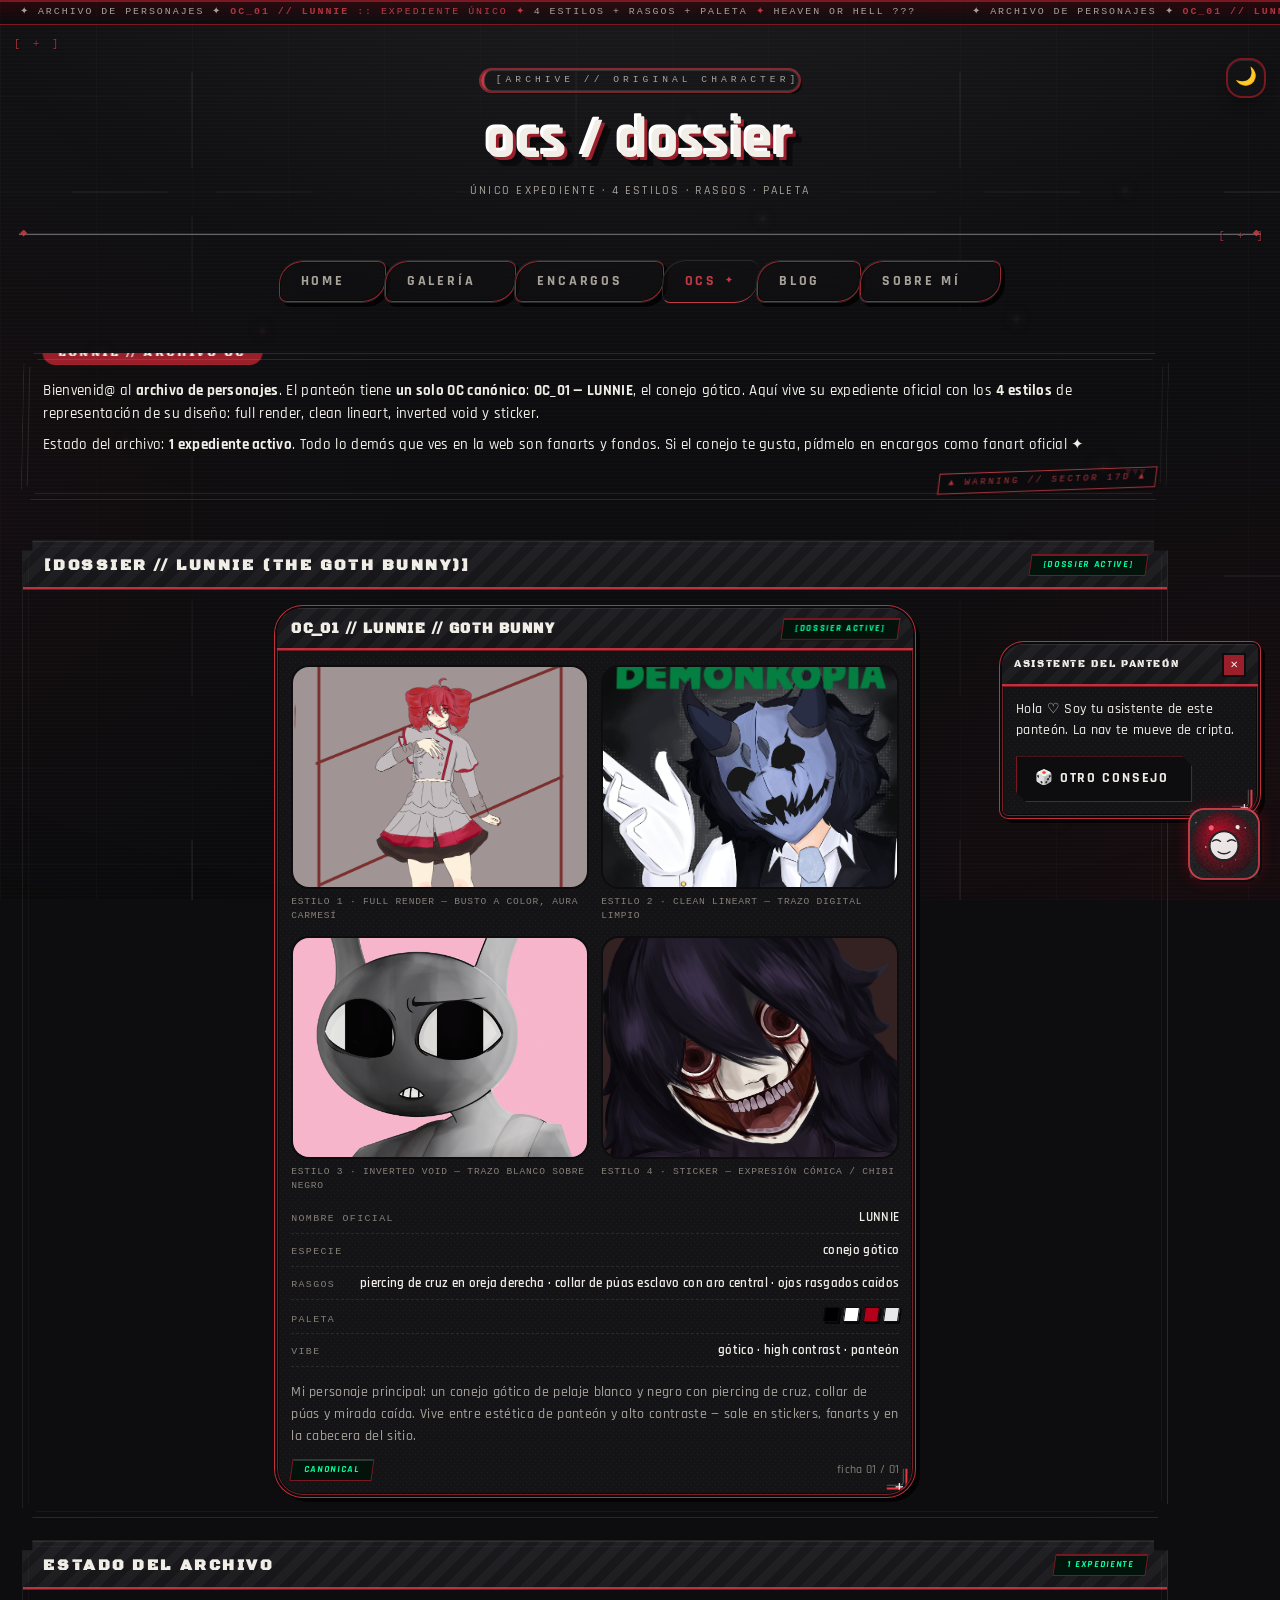
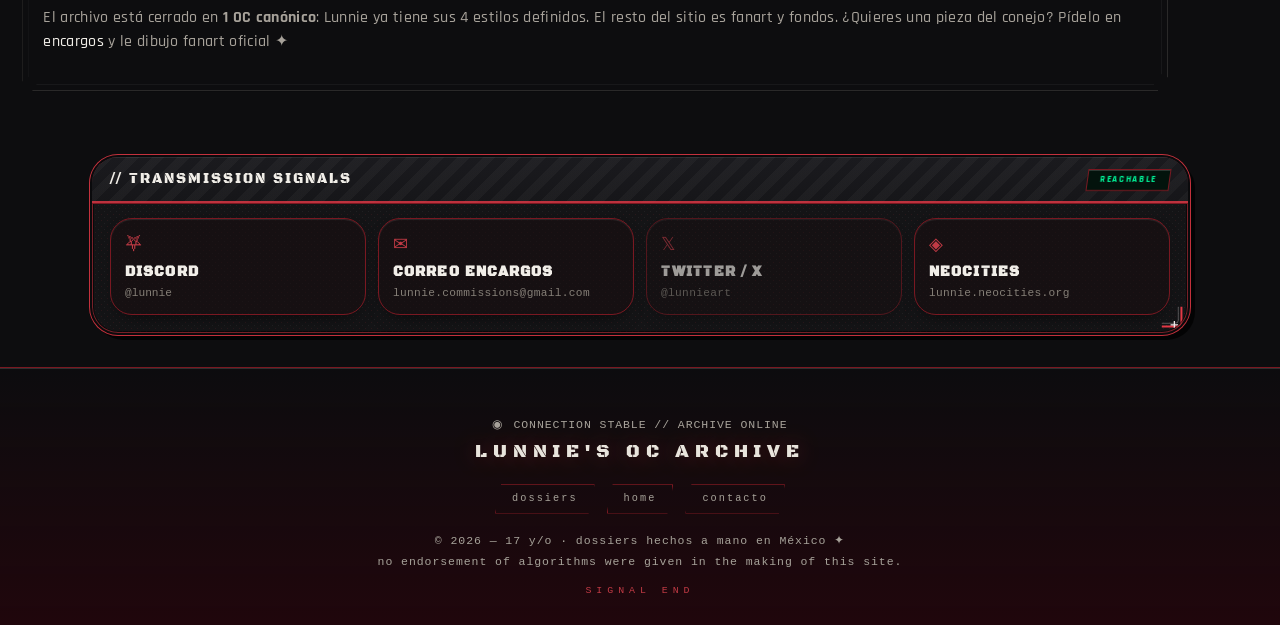
<file: ocs.html>
<!DOCTYPE html>
<!--
  LUNNIE ♡ — ocs.html
  Expediente oficial del único OC: LUNNIE (the goth bunny). Dossier con
  4 estilos de representación, ficha de datos, rasgos y paleta.
  Mismo esqueleto base que index.html: ticker + page-hero + nav + dock + footer.
-->
<html lang="es">
<head>
  <meta charset="UTF-8">
  <meta name="viewport" content="width=device-width, initial-scale=1.0">
  <meta name="theme-color" content="#140507">
  <meta name="description" content="Expediente del único OC original de Lunnie: LUNNIE, el conejo gótico — 4 estilos de representación, ficha con rasgos y paleta.">
  <title>OCs // Dossier — LUNNIE</title>

  <meta property="og:type" content="website">
  <meta property="og:title" content="OCs // Dossier — LUNNIE">
  <meta property="og:description" content="El único OC original de Lunnie: LUNNIE // GOTH BUNNY — 4 estilos de representación, rasgos y paleta.">
  <meta property="og:url" content="https://lol-bit-rvgl.github.io/Lunnie-Landing/ocs.html">
  <meta property="og:image" content="https://lol-bit-rvgl.github.io/Lunnie-Landing/assets/img/banner.svg">

  <link rel="icon" type="image/svg+xml" href="favicon.svg">

  <!-- Tipografías: Black Ops One (display HUD/GG) + Rajdhani (UI P5) -->
  <link rel="preconnect" href="https://fonts.googleapis.com">
  <link rel="preconnect" href="https://fonts.gstatic.com" crossorigin>
  <link href="https://fonts.googleapis.com/css2?family=Black+Ops+One&family=Rajdhani:wght@500;600;700&display=swap" rel="stylesheet">

  <link rel="stylesheet" href="style.css">
  <link rel="stylesheet" href="space-system.css">
</head>

<body>
  <!-- Capa fija de la cripta: humo + brasas + rejilla técnica -->
  <div class="space-bg" aria-hidden="true"></div>

  <div class="fx-layer is-far" aria-hidden="true"></div>
  <div class="fx-layer is-mid" aria-hidden="true"></div>
  <div class="fx-layer is-near" aria-hidden="true"></div>
  <div class="px-stars px-stars-far" aria-hidden="true"></div>
  <div class="px-stars px-stars-mid" aria-hidden="true"></div>
  <canvas id="field-canvas" aria-hidden="true"></canvas>
  <div class="px-nebula" aria-hidden="true"></div>
  <div class="progress-hud" id="progress-hud" aria-hidden="true"></div>
  <div class="glitch-flash" aria-hidden="true"></div>

  <!-- Gatillo del easter egg de cumpleaños (luna en barra superior) -->
  <button type="button" class="egg-trigger" id="egg-trigger" aria-label="secreto" title="*un enigma brilla en la luna*">🌙</button>

  <!-- Ticker -->
  <div class="marquee-bar" aria-hidden="true">
    <div class="marquee-track">
      <span><em>✦ ARCHIVO DE PERSONAJES ✦</em> <b>OC_01 // LUNNIE</b> :: EXPEDIENTE ÚNICO ✦ <em>4 ESTILOS + RASGOS + PALETA</em> ✦ <em>HEAVEN OR HELL ???</em></span>
      <span><em>✦ ARCHIVO DE PERSONAJES ✦</em> <b>OC_01 // LUNNIE</b> :: EXPEDIENTE ÚNICO ✦ <em>4 ESTILOS + RASGOS + PALETA</em> ✦ <em>HEAVEN OR HELL ???</em></span>
    </div>
  </div>

  <!-- Hero de página -->
  <header class="page-hero">
    <span class="hero-badge">[ARCHIVE // ORIGINAL CHARACTER]</span>
    <h1>ocs / dossier</h1>
    <p>único expediente · 4 estilos · rasgos · paleta</p>
    <div class="hero-rule" aria-hidden="true"></div>
  </header>

  <!-- Nav -->
  <nav class="site-nav" aria-label="Navegación principal">
    <a href="index.html">home</a>
    <a href="galeria.html">galería</a>
    <a href="encargos.html">encargos</a>
    <a href="ocs.html" class="active">OCs</a>
    <a href="blog.html">blog</a>
    <a href="sobre-mi.html">sobre mí</a>
  </nav>

  <main class="page">
    <div class="grid">
      <div class="col stack" style="grid-column: 1 / -1">

        <!-- Intro en caja de diálogo P5 -->
        <section class="p5-box liquid-panel squircle-panel" aria-labelledby="t-ocs-intro" data-reveal>
          <span class="speaker-tab">lunnie // archivo oc</span>
          <p>
            Bienvenid@ al <strong>archivo de personajes</strong>. El panteón tiene
            <strong>un solo OC canónico</strong>: <strong>OC_01 — LUNNIE</strong>, el
            conejo gótico. Aquí vive su expediente oficial con los
            <strong>4 estilos</strong> de representación de su diseño: full render,
            clean lineart, inverted void y sticker.
          </p>
          <p>
            Estado del archivo: <strong>1 expediente activo</strong>. Todo lo demás que
            ves en la web son fanarts y fondos. Si el conejo te gusta, pídmelo en
            <a href="encargos.html">encargos</a> como fanart oficial ✦
          </p>
          <span class="skip-mark" aria-hidden="true">▼▼▼</span>
        </section>

        <!-- Grid de dossiers -->
        <section class="panel" data-reveal aria-labelledby="t-ocs">
          <header class="panel-head">
            <h2 id="t-ocs">[DOSSIER // LUNNIE (THE GOTH BUNNY)]</h2>
            <span class="chip chip-open">[dossier active]</span>
          </header>

          <div class="oc-grid oc-grid--single" id="sec-ocs">

            <!-- OC_01 — único expediente: 4 estilos de representación -->
            <article class="oc-card" data-reveal>
              <header class="oc-head">
                <span class="oc-id">OC_01 // LUNNIE // GOTH BUNNY</span>
                <span class="chip chip-open">[DOSSIER ACTIVE]</span>
              </header>

              <div class="oc-variants">
                <figure class="oc-fig">
                  <img class="oc-img" src="assets/img/oc/avatar.jpg" alt="Lunnie (conejo gótico) — busto a color con collar de púas y aura carmesí" loading="lazy" decoding="async" style="object-position:50% 25%;">
                  <figcaption>estilo 1 · full render — busto a color, aura carmesí</figcaption>
                </figure>
                <figure class="oc-fig">
                  <img class="oc-img" src="assets/img/oc/clean-line.jpg" alt="Lunnie — lineart digital limpio de frente con piercing de cruz y collar" loading="lazy" decoding="async" style="object-position:50% 25%;">
                  <figcaption>estilo 2 · clean lineart — trazo digital limpio</figcaption>
                </figure>
                <figure class="oc-fig">
                  <img class="oc-img" src="assets/img/oc/dark-line.jpg" alt="Lunnie — silueta y trazo blanco sobre fondo negro (inverted void)" loading="lazy" decoding="async">
                  <figcaption>estilo 3 · inverted void — trazo blanco sobre negro</figcaption>
                </figure>
                <figure class="oc-fig">
                  <img class="oc-img" src="assets/img/oc/angry-sticker.jpg" alt="Lunnie — sticker chibi con expresión cómica de enojo" loading="lazy" decoding="async">
                  <figcaption>estilo 4 · sticker — expresión cómica / chibi</figcaption>
                </figure>
              </div>

              <dl class="oc-data">
                <div><dt>nombre oficial</dt><dd>LUNNIE</dd></div>
                <div><dt>especie</dt><dd>conejo gótico</dd></div>
                <div><dt>rasgos</dt><dd>piercing de cruz en oreja derecha · collar de púas esclavo con aro central · ojos rasgados caídos</dd></div>
                <div><dt>paleta</dt><dd class="oc-palette" aria-label="paleta #000000 #ffffff #b3001b #e8e8e8">
                  <span style="--sw:#000000"></span>
                  <span style="--sw:#ffffff"></span>
                  <span style="--sw:#b3001b"></span>
                  <span style="--sw:#e8e8e8"></span>
                </dd></div>
                <div><dt>vibe</dt><dd>gótico · high contrast · panteón</dd></div>
              </dl>
              <p class="oc-bio">
                Mi personaje principal: un conejo gótico de pelaje blanco y negro con
                piercing de cruz, collar de púas y mirada caída. Vive entre estética
                de panteón y alto contraste — sale en stickers, fanarts y en la
                cabecera del sitio.
              </p>
              <footer class="oc-foot">
                <span class="chip chip-open">canonical</span>
                <span class="tiny">ficha 01 / 01</span>
              </footer>
            </article>

          </div>
        </section>

        <!-- Nota del archivo -->
        <section class="panel" data-reveal aria-labelledby="t-ocs-note">
          <header class="panel-head">
            <h2 id="t-ocs-note">estado del archivo</h2>
            <span class="chip chip-open">1 expediente</span>
          </header>
          <p class="muted" style="margin-top:4px">
            El archivo está cerrado en <strong>1 OC canónico</strong>: Lunnie ya tiene
            sus 4 estilos definidos. El resto del sitio es fanart y fondos. ¿Quieres
            una pieza del conejo? Pídelo en <a href="encargos.html">encargos</a> y le
            dibujo fanart oficial ✦
          </p>
        </section>

      </div>
    </div>
  </main>

  <!-- ============================================================
       TRANSMISSION SIGNALS — dock de contacto (estilo GG)
       ============================================================ -->
  <section class="dock liquid-panel squircle-panel" data-reveal aria-labelledby="t-dock">
    <div class="dock-head">
      <span class="dock-badge" id="t-dock">// TRANSMISSION SIGNALS</span>
      <span class="chip chip-open">reachable</span>
    </div>
    <div class="dock-row">
      <button type="button" class="dock-btn" id="dock-discord" data-copy="@lunnie">
        <span class="dock-ico" aria-hidden="true">⛧</span>
        <strong>discord</strong>
        <em>@lunnie</em>
      </button>
      <a class="dock-btn dock-link" href="mailto:lunnie.commissions@gmail.com">
        <span class="dock-ico" aria-hidden="true">✉</span>
        <strong>correo encargos</strong>
        <em>lunnie.commissions@gmail.com</em>
      </a>
      <a class="dock-btn dock-link is-pending" data-social="twitter" href="#" target="_blank" rel="noopener" title="enlace pendiente de configurar">
        <span class="dock-ico" aria-hidden="true">𝕏</span>
        <strong>twitter / x</strong>
        <em>@lunnieart</em>
      </a>
      <a class="dock-btn dock-link" href="https://neocities.org/site/lunnie" target="_blank" rel="noopener">
        <span class="dock-ico" aria-hidden="true">◈</span>
        <strong>neocities</strong>
        <em>lunnie.neocities.org</em>
      </a>
    </div>
    <p class="dock-feedback" id="dock-feedback" hidden>⛧ tag copiado — ¡gracias por el reach!</p>
  </section>

  <!-- Footer -->
  <footer class="site-footer">
    <p class="foot-status">CONNECTION STABLE // ARCHIVE ONLINE</p>
    <p class="foot-display">LUNNIE'S OC ARCHIVE</p>
    <div class="foot-cta">
      <a href="#sec-ocs">dossiers</a>
      <a href="index.html">home</a>
      <a href="mailto:lunnie.commissions@gmail.com">contacto</a>
    </div>
    <p>© <span data-year>2026</span> — 17 y/o · dossiers hechos a mano en México ✦</p>
    <p>no endorsement of algorithms were given in the making of this site.</p>
  </footer>

  <!-- ============================================================
       EASTER EGG DE CUMPLEAÑOS (oculto hasta pulsar la luna 🌙)
       ============================================================ -->
  <div class="egg-banner" id="egg-banner" hidden>
    <div class="egg-inner cut-panel">
      <button type="button" class="stop-egg" id="egg-close" aria-label="cerrar">✕</button>
      <p class="egg-kicker">TAKE YOUR TIME //</p>
      <h2 class="egg-title">HAPPY 17TH BIRTHDAY LUNNIE!</h2>
      <p class="egg-sub">17 y/o · México · fighting games &amp; gothic vibes ♡</p>
    </div>
  </div>
  <div class="confetti-layer" id="confetti-layer" aria-hidden="true" hidden></div>

  <!-- Asistente flotante -->
  <div class="assistant" id="assistant">
    <button type="button" class="assistant-bubble" id="assistant-bubble" aria-label="Abrir asistente">
      <img src="assets/img/assistant.svg" alt="Mascota asistente" loading="lazy" decoding="async">
    </button>
    <div class="assistant-popup" id="assistant-popup" hidden>
      <div class="assistant-head">
        <span class="title">asistente del panteón</span>
        <button type="button" class="assistant-close" id="assistant-close" aria-label="Cerrar asistente">✕</button>
      </div>
      <div class="assistant-body" id="assistant-body"><p>conectando con el panteón…</p></div>
      <button type="button" class="btn btn-ink" id="assistant-otro">🎲 otro consejo</button>
    </div>
  </div>

  <div class="nebula-friend" aria-label="RIP, la mascota del panteón">
    <img src="assets/img/nebula/nebgula-idle.svg" alt="RIP, la mascota del panteón" width="76" height="76">
    <span class="neb-tag is-awake">RIP STATUS ● AWAKE</span>
  </div>

  <!-- Scripts: core del sitio + capa viva -->
  <script src="script.js" defer></script>
  <script src="lunnie-bg.js" defer></script>
  <script src="lunnie-fx.js" defer></script>
</body>
</html>
</file>
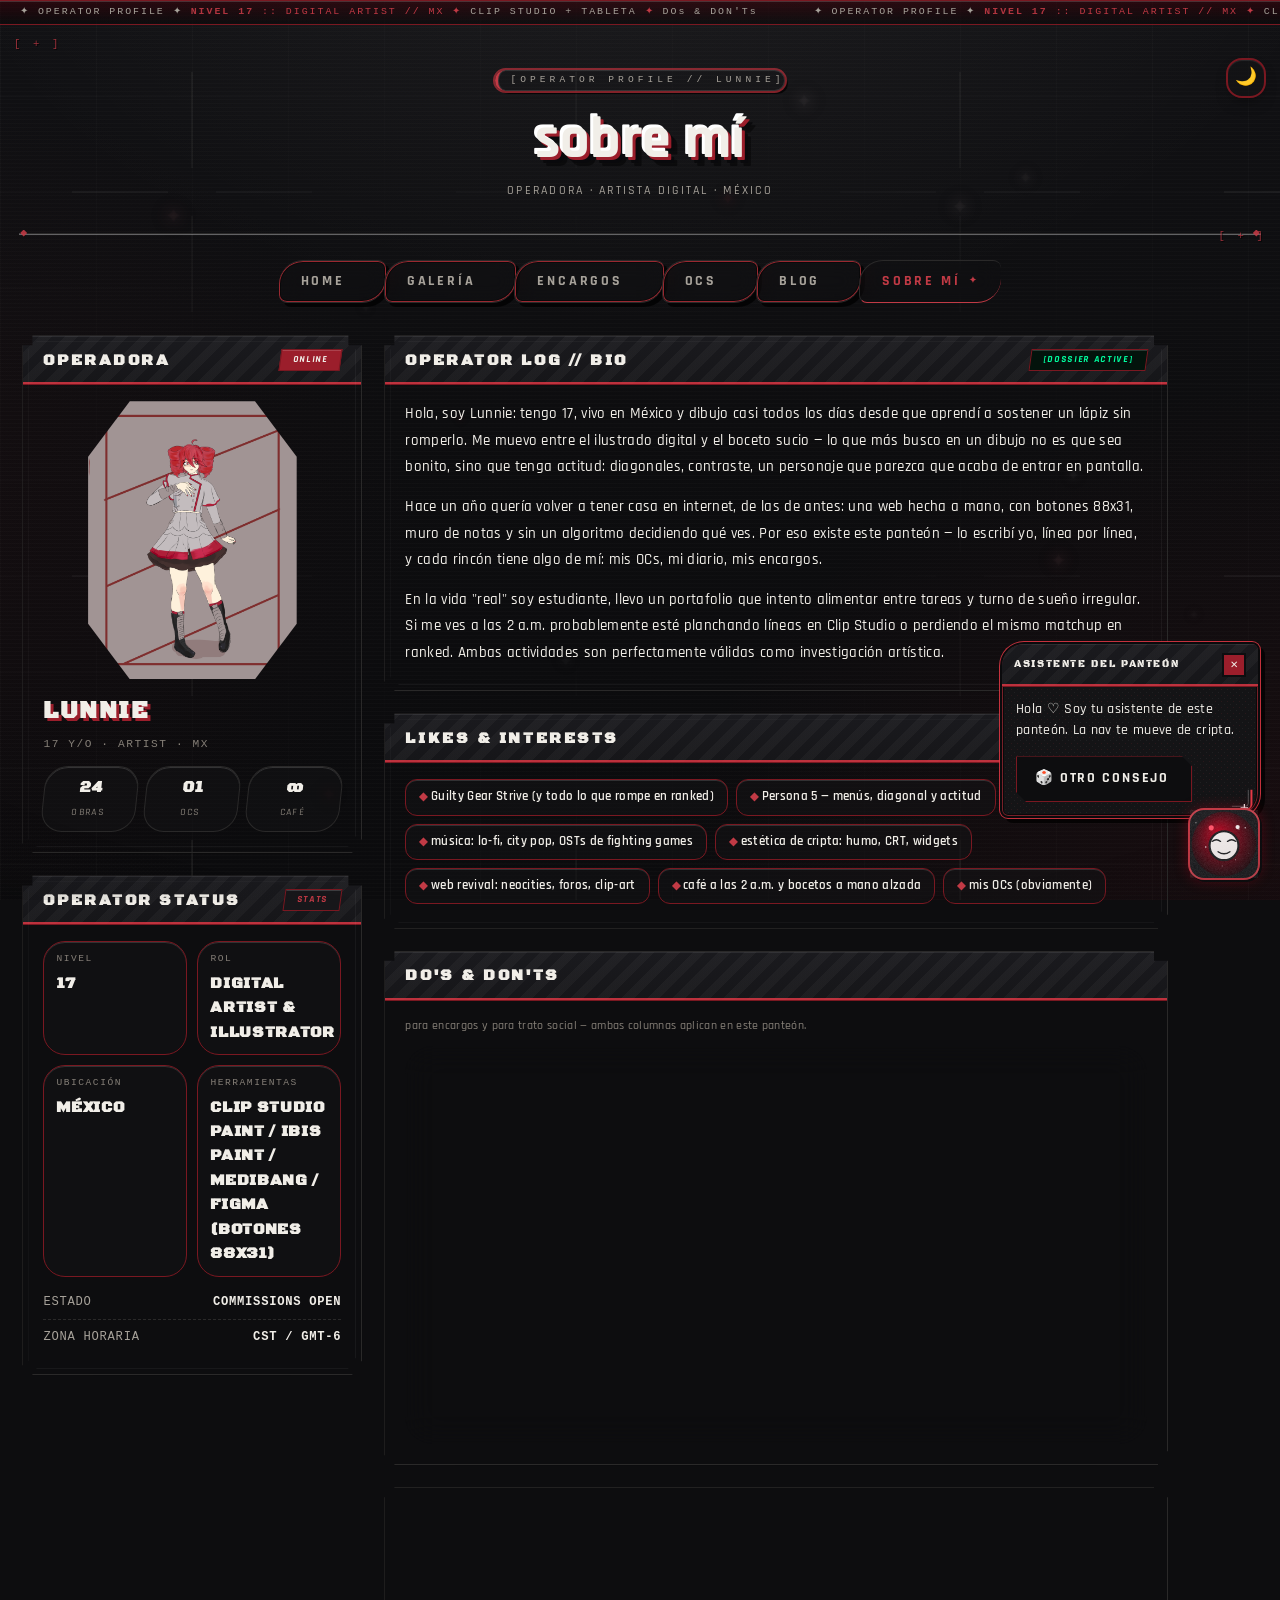
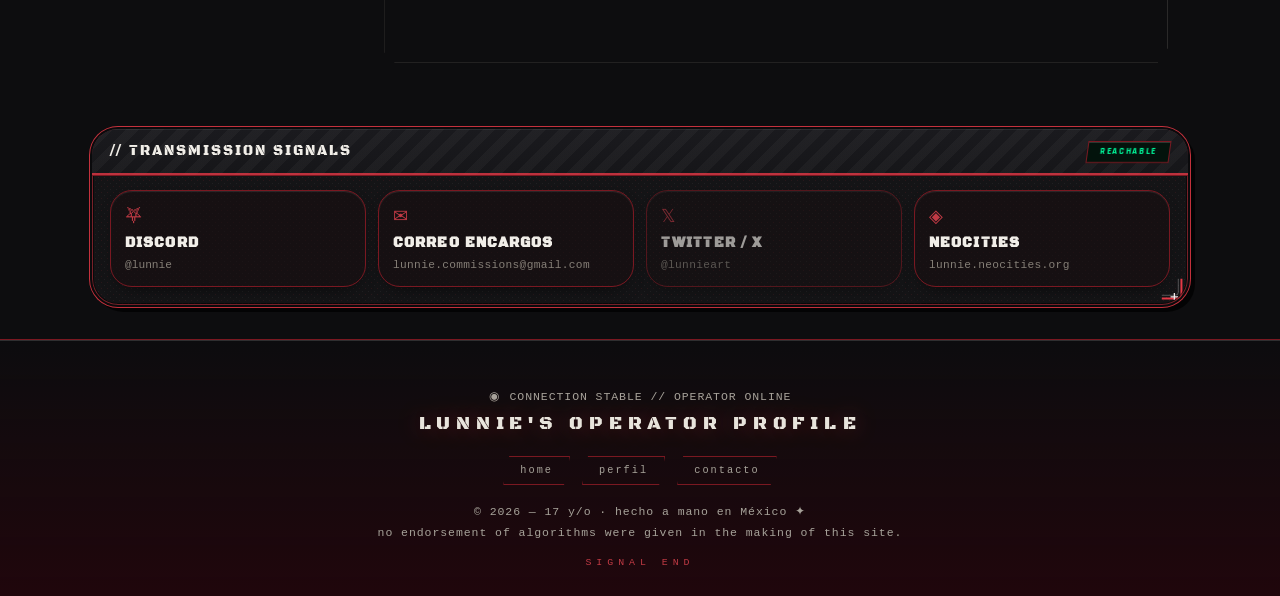
<file: sobre-mi.html>
<!DOCTYPE html>
<!--
  LUNNIE ♡ — sobre-mi.html
  Operator Profile: layout de 2 columnas asimétricas.
  Izquierda: avatar + status cards. Derecha: bio, gustos, tabla DOs & DON'Ts,
  enlaces rápidos de contacto.
-->
<html lang="es">
<head>
  <meta charset="UTF-8">
  <meta name="viewport" content="width=device-width, initial-scale=1.0">
  <meta name="theme-color" content="#140507">
  <meta name="description" content="Perfil de la operadora Lunnie: bio, gustos, herramientas, DOs & DON'Ts y enlaces de contacto.">
  <title>Sobre mí // Operator Profile — LUNNIE</title>

  <meta property="og:type" content="website">
  <meta property="og:title" content="Sobre mí // Operator Profile — LUNNIE">
  <meta property="og:description" content="Bio, gustos, herramientas y DOs & DON'Ts de la operadora del panteón.">
  <meta property="og:url" content="https://lol-bit-rvgl.github.io/Lunnie-Landing/sobre-mi.html">
  <meta property="og:image" content="https://lol-bit-rvgl.github.io/Lunnie-Landing/assets/img/banner.svg">

  <link rel="icon" type="image/svg+xml" href="favicon.svg">

  <!-- Tipografías: Black Ops One (display HUD/GG) + Rajdhani (UI P5) -->
  <link rel="preconnect" href="https://fonts.googleapis.com">
  <link rel="preconnect" href="https://fonts.gstatic.com" crossorigin>
  <link href="https://fonts.googleapis.com/css2?family=Black+Ops+One&family=Rajdhani:wght@500;600;700&display=swap" rel="stylesheet">

  <link rel="stylesheet" href="style.css">
  <link rel="stylesheet" href="space-system.css">
</head>

<body>
  <!-- Capa fija de la cripta: humo + brasas + rejilla técnica -->
  <div class="space-bg" aria-hidden="true"></div>

  <div class="fx-layer is-far" aria-hidden="true"></div>
  <div class="fx-layer is-mid" aria-hidden="true"></div>
  <div class="fx-layer is-near" aria-hidden="true"></div>
  <div class="px-stars px-stars-far" aria-hidden="true"></div>
  <div class="px-stars px-stars-mid" aria-hidden="true"></div>
  <canvas id="field-canvas" aria-hidden="true"></canvas>
  <div class="px-nebula" aria-hidden="true"></div>
  <div class="progress-hud" id="progress-hud" aria-hidden="true"></div>
  <div class="glitch-flash" aria-hidden="true"></div>

  <!-- Gatillo del easter egg de cumpleaños (luna en barra superior) -->
  <button type="button" class="egg-trigger" id="egg-trigger" aria-label="secreto" title="*un enigma brilla en la luna*">🌙</button>

  <!-- Ticker -->
  <div class="marquee-bar" aria-hidden="true">
    <div class="marquee-track">
      <span><em>✦ OPERATOR PROFILE ✦</em> <b>NIVEL 17</b> :: DIGITAL ARTIST // MX ✦ <em>CLIP STUDIO + TABLETA</em> ✦ <em>DOs &amp; DON'Ts</em></span>
      <span><em>✦ OPERATOR PROFILE ✦</em> <b>NIVEL 17</b> :: DIGITAL ARTIST // MX ✦ <em>CLIP STUDIO + TABLETA</em> ✦ <em>DOs &amp; DON'Ts</em></span>
    </div>
  </div>

  <!-- Hero de página -->
  <header class="page-hero">
    <span class="hero-badge">[OPERATOR PROFILE // LUNNIE]</span>
    <h1>sobre mí</h1>
    <p>operadora · artista digital · méxico</p>
    <div class="hero-rule" aria-hidden="true"></div>
  </header>

  <!-- Nav -->
  <nav class="site-nav" aria-label="Navegación principal">
    <a href="index.html">home</a>
    <a href="galeria.html">galería</a>
    <a href="encargos.html">encargos</a>
    <a href="ocs.html">OCs</a>
    <a href="blog.html">blog</a>
    <a href="sobre-mi.html" class="active">sobre mí</a>
  </nav>

  <main class="page">
    <div class="grid">
      <div class="col" style="grid-column: 1 / -1">

        <div class="about-grid">

          <!-- ===================== COLUMNA IZQUIERDA ===================== -->
          <div class="about-left stack">

            <!-- Avatar + identidad -->
            <section class="panel" data-reveal aria-labelledby="t-op">
              <header class="panel-head">
                <h2 id="t-op">operadora</h2>
                <span class="chip chip-live">online</span>
              </header>
              <figure class="about-fig">
                <img class="about-avatar shape-oct" src="assets/img/oc/avatar.jpg" alt="Avatar de Lunnie" width="240" loading="lazy" decoding="async" style="object-fit:cover; object-position:50% 20%;">
              </figure>
              <h3 class="profile-name">LUNNIE</h3>
              <p class="profile-tag">17 Y/O · ARTIST · MX</p>
              <div class="profile-stats">
                <div><b data-stat="works">24</b><span>obras</span></div>
                <div><b data-stat="ocs">01</b><span>OCs</span></div>
                <div><b>∞</b><span>café</span></div>
              </div>
            </section>

            <!-- Status cards -->
            <section class="panel" data-reveal aria-labelledby="t-status">
              <header class="panel-head">
                <h2 id="t-status">operator status</h2>
                <span class="chip">stats</span>
              </header>
              <div class="stat-grid">
                <div class="stat-card"><span>nivel</span><b>17</b></div>
                <div class="stat-card"><span>rol</span><b data-profile="role">digital artist</b></div>
                <div class="stat-card"><span>ubicación</span><b data-profile="location">méxico</b></div>
                <div class="stat-card"><span>herramientas</span><b data-profile="tools">clip studio / tableta</b></div>
              </div>
              <div class="diag-row"><span>ESTADO</span><b class="pos">COMMISSIONS OPEN</b></div>
              <div class="diag-row"><span>ZONA HORARIA</span><b>CST / GMT-6</b></div>
            </section>

          </div>

          <!-- ===================== COLUMNA DERECHA ===================== -->
          <div class="about-right stack">

            <!-- Bio detallada -->
            <section class="panel" data-reveal aria-labelledby="t-bio">
              <header class="panel-head">
                <h2 id="t-bio">operator log // bio</h2>
                <span class="chip chip-open">[DOSSIER ACTIVE]</span>
              </header>
              <div class="about-bio" data-profile="bio-about"></div>
            </section>

            <!-- Gustos / intereses -->
            <section class="panel" data-reveal aria-labelledby="t-likes">
              <header class="panel-head">
                <h2 id="t-likes">likes &amp; interests</h2>
                <span class="chip">gustos</span>
              </header>
              <ul class="likes-list" data-profile="interests"></ul>
            </section>

            <!-- DOs & DON'Ts -->
            <section class="panel" data-reveal aria-labelledby="t-dd">
              <header class="panel-head">
                <h2 id="t-dd">do's &amp; don'ts</h2>
                <span class="chip chip-warn">etiqueta</span>
              </header>
              <p class="tiny" style="margin-top:4px">
                para encargos y para trato social — ambas columnas aplican en este panteón.
              </p>
              <div class="dd-wrap glass-card squircle-card">
                <table class="dd-table">
                  <thead>
                    <tr><th scope="col">WILL DO</th><th scope="col">DON'T</th></tr>
                  </thead>
                  <tbody>
                    <tr>
                      <td>FURRY</td>
                      <td>GORE</td>
                    </tr>
                    <tr>
                      <td>OC's <small>(I won't design characters for you — please have a ready-made design, or at least a design you want to change.)</small></td>
                      <td>VORE</td>
                    </tr>
                    <tr>
                      <td>BACKGROUNDS</td>
                      <td>INFLATION</td>
                    </tr>
                    <tr>
                      <td>SFW/NSFW</td>
                      <td>HATE</td>
                    </tr>
                    <tr>
                      <td>STICKERS</td>
                      <td>REAL PERSONS</td>
                    </tr>
                    <tr>
                      <td>PNGTUBER AVATAR <small>(for Veadotube mini)</small></td>
                      <td>FETISHES</td>
                    </tr>
                    <tr>
                      <td></td>
                      <td>POLITICAL STUFF</td>
                    </tr>
                  </tbody>
                </table>
              </div>
            </section>

            <!-- Enlaces rápidos de contacto -->
            <section class="panel" data-reveal aria-labelledby="t-quick">
              <header class="panel-head">
                <h2 id="t-quick">quick links</h2>
                <span class="chip chip-open">reachable</span>
              </header>
              <div class="quick-links">
                <button type="button" class="btn btn-ink" data-copy="@lunnie">
                  <span>⛧ copiar tag de discord</span>
                </button>
                <a class="btn" href="mailto:lunnie.commissions@gmail.com"><span>✉ correo encargos</span></a>
                <a class="btn btn-ink" href="encargos.html"><span>🛠 ver encargos</span></a>
                <a class="btn btn-ink" href="galeria.html"><span>🎨 ver galería</span></a>
                <a class="btn btn-ink" href="blog.html"><span>📝 transmissions log</span></a>
              </div>
              <p class="dock-feedback" data-feedback hidden>⛧ tag copiado — ¡gracias por el reach!</p>
            </section>

          </div>
        </div>
      </div>
    </div>
  </main>

  <!-- ============================================================
       TRANSMISSION SIGNALS — dock de contacto (estilo GG)
       ============================================================ -->
  <section class="dock liquid-panel squircle-panel" data-reveal aria-labelledby="t-dock">
    <div class="dock-head">
      <span class="dock-badge" id="t-dock">// TRANSMISSION SIGNALS</span>
      <span class="chip chip-open">reachable</span>
    </div>
    <div class="dock-row">
      <button type="button" class="dock-btn" id="dock-discord" data-copy="@lunnie">
        <span class="dock-ico" aria-hidden="true">⛧</span>
        <strong>discord</strong>
        <em>@lunnie</em>
      </button>
      <a class="dock-btn dock-link" href="mailto:lunnie.commissions@gmail.com">
        <span class="dock-ico" aria-hidden="true">✉</span>
        <strong>correo encargos</strong>
        <em>lunnie.commissions@gmail.com</em>
      </a>
      <a class="dock-btn dock-link is-pending" data-social="twitter" href="#" target="_blank" rel="noopener" title="enlace pendiente de configurar">
        <span class="dock-ico" aria-hidden="true">𝕏</span>
        <strong>twitter / x</strong>
        <em>@lunnieart</em>
      </a>
      <a class="dock-btn dock-link" href="https://neocities.org/site/lunnie" target="_blank" rel="noopener">
        <span class="dock-ico" aria-hidden="true">◈</span>
        <strong>neocities</strong>
        <em>lunnie.neocities.org</em>
      </a>
    </div>
    <p class="dock-feedback" id="dock-feedback" hidden>⛧ tag copiado — ¡gracias por el reach!</p>
  </section>

  <!-- Footer -->
  <footer class="site-footer">
    <p class="foot-status">CONNECTION STABLE // OPERATOR ONLINE</p>
    <p class="foot-display">LUNNIE'S OPERATOR PROFILE</p>
    <div class="foot-cta">
      <a href="index.html">home</a>
      <a href="#t-op">perfil</a>
      <a href="mailto:lunnie.commissions@gmail.com">contacto</a>
    </div>
    <p>© <span data-year>2026</span> — 17 y/o · hecho a mano en México ✦</p>
    <p>no endorsement of algorithms were given in the making of this site.</p>
  </footer>

  <!-- ============================================================
       EASTER EGG DE CUMPLEAÑOS (oculto hasta pulsar la luna 🌙)
       ============================================================ -->
  <div class="egg-banner" id="egg-banner" hidden>
    <div class="egg-inner cut-panel">
      <button type="button" class="stop-egg" id="egg-close" aria-label="cerrar">✕</button>
      <p class="egg-kicker">TAKE YOUR TIME //</p>
      <h2 class="egg-title">HAPPY 17TH BIRTHDAY LUNNIE!</h2>
      <p class="egg-sub">17 y/o · México · fighting games &amp; gothic vibes ♡</p>
    </div>
  </div>
  <div class="confetti-layer" id="confetti-layer" aria-hidden="true" hidden></div>

  <!-- Asistente flotante -->
  <div class="assistant" id="assistant">
    <button type="button" class="assistant-bubble" id="assistant-bubble" aria-label="Abrir asistente">
      <img src="assets/img/assistant.svg" alt="Mascota asistente" loading="lazy" decoding="async">
    </button>
    <div class="assistant-popup" id="assistant-popup" hidden>
      <div class="assistant-head">
        <span class="title">asistente del panteón</span>
        <button type="button" class="assistant-close" id="assistant-close" aria-label="Cerrar asistente">✕</button>
      </div>
      <div class="assistant-body" id="assistant-body"><p>conectando con el panteón…</p></div>
      <button type="button" class="btn btn-ink" id="assistant-otro">🎲 otro consejo</button>
    </div>
  </div>

  <div class="nebula-friend" aria-label="RIP, la mascota del panteón">
    <img src="assets/img/nebula/nebgula-idle.svg" alt="RIP, la mascota del panteón" width="76" height="76">
    <span class="neb-tag is-awake">RIP STATUS ● AWAKE</span>
  </div>

  <!-- Scripts: core del sitio + capa viva -->
  <script src="script.js" defer></script>
  <script src="lunnie-bg.js" defer></script>
  <script src="lunnie-fx.js" defer></script>
</body>
</html>
</file>
<file: style.css>
/* ============================================================
   LUNNIE ♡ — style.css
   Dirección de arte: SPACE × PERSONA 5 × GUILTY GEAR
   ------------------------------------------------------------
   Secciones:
     1.  Variables: paleta abisal/neón + tipos + medidas
     2.  Reset & base (fondo espacial estrellado)
     3.  Utilidades P5: clip-path, skew, sombras sólidas, glow
     4.  Scrollbars, selección, focus
     5.  Marquee / ticker de noticias
     6.  Hero (título masivo + badges)
     7.  Navegación angular
     8.  Grid general de páginas
     9.  Paneles / tarjetas (recortes poligonales)
    10.  Etiquetas, botones, chips (P5/GG)
    11.  Columna izquierda: perfil, 88x31, DISCORD WIDGET, social, webring
    12.  Columna central: banner, bienvenida, destacado, changelog, comentarios
    13.  Columna derecha: working-on, música, diagnósticos
    14.  Comentarios P5 (diálogo) + Giscus
    15.  Página Encargos (tarjetas de precio)
    16.  Página Galería (filtros + grid)
    17.  Lightbox "TAKE YOUR TIME / HEAVEN OR HELL"
    18.  Asistente flotante
   19.  Footer
   20.  Responsive (geometría rota en móvil)
   21.  Identidad / diario / dock / easter egg (cumpleaños 17)
   22.  Páginas OCs / Blog / Sobre mí
   23.  Liquid Glass + Superelipses (refactor visual)
    24.  Retro Revival (densidad 2000s / Neocities / HUD)
   ============================================================ */

/* ============================================================
   1. VARIABLES
   ============================================================ */
:root {
  /* ---- BASE GRAFITO / PAPEL ENVEJECIDO (editorial) ---- */
  --void:      #0d0d0f;   /* base más profunda - fondo */
  --ink:       #0d0d0f;   /* negro base (alias semántico) */
  --panel:      #151518;   /* panel ligeramente más claro */
  --panel-2:    #202024;   /* hover / alto */
  --line:       #2a2929;   /* borde tenue (gris cálido) */
  --line-2:     #7a1821;   /* borde carmesí (acento, no dominante) */

  /* Rojos góticos — escala carmesí de acento */
  --oxblood-deep:#2e080d;
  --oxblood:     #7a1821;
  --blood:#9b1e2b;
  --blood-bright:#c13a45;  /* hover / acentos vivos */
  --carmine:#c13a45;
  --bone:#e8e4dc;          /* neutro claro - texto principal */
  --neon-lilac:#d9a8b0;   /* rosa apagado - nombres del guestbook */
  --glow:       rgba(193, 58, 69, 0.55);

  /* Neutros (papel impreso, nunca blanco puro) */
  --white:      #f1eee8;
  --offwhite:   #f1eee8;
  --grey:       #a7a29a;
  --grey-d:     #857f77;   /* metadatos: contraste mínimo legible */

  /* Estados de Discord */
  --st-online:  #00ff9f;
  --st-idle:    #ffbf00;
  --st-dnd:     #c0236b;
  --st-offline: #41434f;

  /* Acentos de alerta */
  --warn:       #c13a45;
  --danger:     #9b1e2b;

  /* Tipografías: Black Ops One (display HUD/GG) + Rajdhani (UI P5) */
  --font-display: 'Black Ops One', 'Oswald', 'Arial Black', Impact, sans-serif;
  --font-ui:      'Rajdhani', 'Segoe UI', sans-serif;
  --font-mono:    'Courier New', monospace;

  /* Medidas de corte P5: esquinas recortadas */
  --notch: 11px;

  /* Cortes poligonales reutilizables */
  --cut-panel: polygon(
    0 0,
    calc(100% - var(--notch)) 0,
    100% var(--notch),
    100% 100%,
    var(--notch) 100%,
    0 calc(100% - var(--notch))
  );
  --cut-arrow: polygon(
    0 0,
    calc(100% - 14px) 0,
    100% 50%,
    calc(100% - 14px) 100%,
    0 100%
  );
  --cut-tag: polygon(
    6px 0,
    100% 0,
    calc(100% - 6px) 100%,
    0 100%
  );

  /* Sombras */
  --shadow-hard: 6px 6px 0 rgba(0, 0, 0, 0.9);
  --shadow-glow: 0 0 14px rgba(122, 24, 33, 0.4);

  /* --- Superelipses (squircles): radios continuos --- */
  --sq-panel:  28px;   /* paneles grandes */
  --sq-card:   22px;   /* tarjetas medianas */
  --sq-button: 16px;   /* botones / nav */
  --sq-chip:   12px;   /* chips, tags, inputs */
  --sq-img:    18px;   /* miniaturas e imágenes */

  /* --- Liquid Glass (carbón, sin rojo dominante) --- */
  --glass-tint:      linear-gradient(135deg, rgba(32, 32, 36, 0.55) 0%, rgba(13, 13, 15, 0.72) 100%);
  --glass-tint-deep: linear-gradient(135deg, rgba(26, 26, 30, 0.72) 0%, rgba(13, 13, 15, 0.85) 100%);
  --glass-solid:     linear-gradient(135deg, rgba(28, 28, 32, 0.95) 0%, rgba(13, 13, 15, 0.98) 100%);
  --glass-blur:      blur(16px) saturate(120%);
  --glass-blur-soft: blur(10px) saturate(110%);
  --glass-line:      rgba(241, 238, 232, 0.14);
  --glass-line-top:  rgba(241, 238, 232, 0.3);
  --glass-line-left: rgba(193, 58, 69, 0.4);
  --glass-bevel: inset 0 1px 1px 0 rgba(255, 255, 255, 0.14), 0 20px 40px -15px rgba(0, 0, 0, 0.75);
  --glass-bevel-sm: inset 0 1px 1px 0 rgba(255, 255, 255, 0.1), 0 8px 18px -10px rgba(0, 0, 0, 0.8);
  --glass-ring: inset 0 0 0 1px rgba(122, 24, 33, 0.5);
  --glass-sheen: linear-gradient(105deg, rgba(255, 255, 255, 0) 26%, rgba(255, 255, 255, 0.16) 42%,
                  rgba(255, 255, 255, 0.04) 50%, rgba(255, 255, 255, 0) 66%);

  --ease: cubic-bezier(0.16, 1, 0.3, 1);
}

/* ============================================================
   2. RESET & BASE — fondo espacial
   ============================================================ */
*, *::before, *::after { box-sizing: border-box; }

html {
  scroll-behavior: smooth;
}

body {
  margin: 0;
  font-family: var(--font-ui);
  font-weight: 500;
  color: var(--white);
  background: var(--void);
  line-height: 1.5;
  letter-spacing: 0.02em;
  overflow-x: hidden;
}

/* Capa fija: papel carbón + marcas de impresión (base editorial) */
.space-bg {
  position: fixed;
  inset: 0;
  z-index: -2;
  background:
    radial-gradient(1100px 700px at 50% -18%, rgba(232, 228, 220, 0.055), transparent 68%),
    radial-gradient(1000px 780px at 104% 104%, rgba(122, 24, 33, 0.12), transparent 68%),
    radial-gradient(760px 620px at -8% 64%, rgba(122, 24, 33, 0.07), transparent 70%),
    linear-gradient(180deg, #111114 0%, var(--void) 46%, #0b0b0d 100%);
}
/* Tapecrí de marcas de registro + rejilla de impresión muy tenue */
.space-bg::after {
  content: "";
  position: absolute;
  inset: 0;
  background-image:
    linear-gradient(rgba(241, 238, 232, 0.028) 1px, transparent 1px),
    linear-gradient(90deg, rgba(241, 238, 232, 0.028) 1px, transparent 1px),
    url("data:image/svg+xml,%3Csvg xmlns='http://www.w3.org/2000/svg' width='64' height='64' viewBox='0 0 64 64'%3E%3Cpath d='M32 12v16M32 36v16M12 32h16M36 32h16' stroke='%23e8e4dc' stroke-width='0.17' fill='none' opacity='0.13'/%3E%3C/svg%3E");
  background-size: 96px 96px, 96px 96px, 384px 384px;
  mask-image: radial-gradient(ellipse at center, transparent 30%, black 95%);
  -webkit-mask-image: radial-gradient(ellipse at center, transparent 30%, black 95%);
}

::selection { background: var(--carmine); color: var(--void); }
img { max-width: 100%; }
a  { color: var(--offwhite); text-decoration: none; }
a:hover { color: var(--white); }
h1, h2, h3 { line-height: 1.05; }

/* Controles: sin estilo nativo (el botón secreto del hero se veía como
   un recuadro blanco del sistema). Las clases (.btn, .chip…) pisan esto. */
button { font: inherit; color: inherit; background: transparent; border: 0; padding: 0; }
input, textarea, select { font: inherit; color: inherit; }
textarea { background: none; border: 0; }

/* ============================================================
   3. UTILIDADES P5 / GG
   ============================================================ */
/* Recorte de esquinas (esquina arriba-derecha y abajo-izquierda) */
.cut   { clip-path: var(--cut-arrow); }
.cut-panel { clip-path: var(--cut-panel); }
.cut-tag   { clip-path: var(--cut-tag); }

/* Hexágono/octágono para caras/artwork */
.shape-hex {
  clip-path: polygon(50% 0, 100% 25%, 100% 75%, 50% 100%, 0 75%, 0 25%);
}
.shape-oct {
  clip-path: polygon(20% 0%, 80% 0%, 100% 20%, 100% 80%, 80% 100%, 20% 100%, 0 80%, 0 20%);
}

/* Inclinación: recuadro torcido con el interior compensado */
.skew { transform: skewX(-8deg); }
.skew > * { transform: skewX(8deg); }

/* Texto display masivo */
.display {
  font-family: var(--font-display);
  font-weight: 700;
  text-transform: uppercase;
  letter-spacing: 0.03em;
}
/* Sombra dura sólida (pop-art) */
.h-shadow { box-shadow: var(--shadow-hard); }
.glow-text { text-shadow: 0 0 8px var(--glow), 0 0 26px rgba(230, 57, 70, 0.5); }
/* Líneas diagonales técnicas GG */
.diag-stripes {
  background-image: repeating-linear-gradient(-45deg, rgba(230, 57, 70, 0.16) 0 9px, transparent 9px 20px);
}
/* Barra separadora angular: púas carmesí intermitentes */
.divider {
  height: 12px;
  margin: 20px 0;
  background:
    repeating-linear-gradient(90deg, var(--blood) 0 8px, transparent 8px 18px),
    linear-gradient(90deg, var(--blood), transparent 70%);
  transform: skewX(-30deg);
  border: 0;
}

/* ============================================================
   4. SCROLLBARS, FOCUS
   ============================================================ */
* { scrollbar-width: thin; scrollbar-color: var(--carmine) #14141680; }
*::-webkit-scrollbar { width: 12px; height: 12px; }
*::-webkit-scrollbar-track {
  background: var(--panel);
  border-left: 1px solid var(--line);
}
*::-webkit-scrollbar-thumb {
  background: linear-gradient(var(--blood), var(--oxblood));
  border: 2px solid var(--panel);
}
*::-webkit-scrollbar-thumb:hover { background: var(--carmine); }

:focus-visible {
  outline: 2px solid var(--carmine);
  outline-offset: 3px;
}

/* Animación reveal al hacer scroll (gestionada en script.js) */
.pre-reveal {
  opacity: 0;
  transform: translateY(16px);
}
.revealed {
  opacity: 1;
  transform: none;
  transition: opacity 0.5s var(--ease), transform 0.5s var(--ease);
}

/* ============================================================
   5. MARQUEE / TICKER DE NOTICIAS
   ============================================================ */
.marquee-bar {
  overflow: hidden;
  background: #0a0a0c;
  border-top: 2px solid var(--blood);
  border-bottom: 2px solid var(--blood);
  color: var(--offwhite);
  font-family: var(--font-mono);
  font-size: 0.78rem;
  letter-spacing: 0.08em;
  white-space: nowrap;
  padding: 7px 0;
  position: relative;
  z-index: 5;
}
.marquee-track {
  display: inline-block;
  animation: marquee-scroll 30s linear infinite;
  padding-left: 20px;
}
.marquee-track span {
  display: inline-block;
  padding-right: 4rem;
  color: var(--carmine);
}
.marquee-track span em { color: var(--white); font-style: normal; }
.marquee-track b { color: var(--warn); font-weight: 700; }
@keyframes marquee-scroll {
  from { transform: translateX(0); }
  to   { transform: translateX(-50%); }
}

/* ============================================================
   6. HERO
   ============================================================ */
.hero {
  position: relative;
  text-align: center;
  padding: 3.2rem 1.4rem 2.4rem;
}
.hero-badge {
  display: inline-block;
  font-family: var(--font-mono);
  font-size: 0.72rem;
  letter-spacing: 0.3em;
  color: var(--carmine);
  border: 1px solid var(--line-2);
  background: var(--panel);
  padding: 5px 16px;
  transform: skewX(-10deg);
  margin-bottom: 1.1rem;
}
.hero-badge i { font-style: normal; color: var(--white); }
.hero-title {
  margin: 0;
  font-size: clamp(3rem, 11vw, 8.5rem);
  font-family: var(--font-display);
  font-weight: 700;
  line-height: 0.86;
  letter-spacing: 0.04em;
  color: var(--white);
  text-shadow: 4px 4px 0 var(--blood);
}
.hero-title .hi { color: var(--carmine); text-shadow: 4px 4px 0 var(--void); }
.hero-sub {
  margin: 1rem 0 0;
  font-family: var(--font-ui);
  font-size: clamp(0.8rem, 2vw, 1.05rem);
  font-weight: 600;
  letter-spacing: 0.42em;
  text-transform: uppercase;
  color: var(--grey);
}
.hero-sub em { color: var(--white); font-style: normal; }
.hero-rule {
  width: min(560px, 80%);
  height: 6px;
  margin: 1.3rem auto 0;
  background: linear-gradient(90deg, transparent, var(--carmine), var(--white), transparent);
  transform: skewX(-24deg);
  filter: drop-shadow(0 0 10px var(--glow));
}

/* ============================================================
   7. NAVEGACIÓN
   ============================================================ */
.site-nav {
  display: flex;
  flex-wrap: wrap;
  justify-content: center;
  gap: 8px;
  max-width: 980px;
  margin: 0.4rem auto 2rem;
  padding: 0 1rem;
}
.site-nav a {
  position: relative;
  font-family: var(--font-ui);
  font-weight: 700;
  font-size: 0.92rem;
  letter-spacing: 0.14em;
  text-transform: uppercase;
  color: var(--offwhite);
  background: var(--panel);
  border: 1px solid var(--line-2);
  padding: 11px 26px 11px 20px;
  transform: skewX(-8deg);
  clip-path: var(--cut-arrow);
  transition: background 0.18s var(--ease), color 0.18s var(--ease),
              transform 0.14s var(--ease), box-shadow 0.18s var(--ease);
}
.site-nav a:hover {
  background: var(--blood);
  color: var(--white);
  transform: skewX(-8deg) translateY(-2px);
  box-shadow: 4px 4px 0 var(--void), 0 0 16px rgba(179, 0, 27, 0.85);
}
.site-nav a.active {
  background: var(--white);
  color: var(--void);
  border-color: var(--white);
  box-shadow: 5px 5px 0 var(--blood);
  cursor: default;
}

/* ============================================================
   8. GRID GENERAL
   ============================================================ */
.page {
  max-width: 1440px;
  margin: 0 auto;
  padding: 0 1.4rem 4rem;
}
.grid {
  display: grid;
  grid-template-columns: minmax(260px, 320px) minmax(0, 1fr) minmax(260px, 320px);
  gap: 22px;
  align-items: start;
}
.stack { display: flex; flex-direction: column; gap: 22px; }

/* ============================================================
   9. PANELES / TARJETAS (recortes poligonales)
   ============================================================ */
.panel {
  position: relative;
  background: linear-gradient(180deg, var(--panel), #141416);
  border: 2px solid var(--line-2);
  clip-path: var(--cut-panel);
  padding: 20px;
  filter: drop-shadow(0 10px 18px rgba(0, 0, 0, 0.7))
          drop-shadow(0 0 22px rgba(179, 0, 27, 0.14));
}
/* Borde interior doble estilo P5 */
.panel::after {
  content: "";
  position: absolute;
  inset: 6px;
  border: 1px solid var(--line-2);
  opacity: 0.5;
  pointer-events: none;
}
.panel-head {
  display: flex;
  align-items: center;
  justify-content: space-between;
  gap: 10px;
  margin: -20px -20px 16px;
  padding: 13px 20px;
  background: var(--diag, repeating-linear-gradient(-45deg, #40111a 0 10px, #2c0a10 10px 20px));
  border-bottom: 2px solid var(--blood);
  clip-path: polygon(0 0, calc(100% - 12px) 0, 100% 12px, 100% 100%, 0 100%);
}
.panel-head h2, .panel-head .title {
  margin: 0;
  font-family: var(--font-display);
  font-size: 1rem;
  font-weight: 700;
  text-transform: uppercase;
  letter-spacing: 0.1em;
  color: var(--white);
}
.panel-head .title::before { content: "▚ "; color: var(--carmine); }
.panel-foot {
  margin-top: 14px;
  padding-top: 12px;
  border-top: 1px dashed var(--line-2);
  font-size: 0.8rem;
  color: var(--grey);
}
.muted { color: var(--grey); }
.tiny  { font-size: 0.74rem; color: var(--grey-d); }
.pos   { color: var(--st-online); }
.neg   { color: var(--warn); }

/* ============================================================
   10. BOTONES, CHIPS, ETIQUETAS
   ============================================================ */
.btn {
  display: inline-flex;
  align-items: center;
  gap: 8px;
  font-family: var(--font-ui);
  font-weight: 700;
  font-size: 0.9rem;
  letter-spacing: 0.13em;
  text-transform: uppercase;
  color: var(--white);
  background: var(--blood);
  border: 0;
  padding: 11px 22px 11px 18px;
  transform: skewX(-8deg);
  clip-path: var(--cut-arrow);
  cursor: pointer;
  transition: background 0.18s var(--ease), color 0.18s var(--ease),
              transform 0.14s var(--ease), filter 0.18s var(--ease);
}
.btn > * { transform: skewX(8deg); }
.btn:hover {
  background: var(--blood-bright);
  transform: skewX(-8deg) translateY(-2px);
  filter: drop-shadow(0 0 14px rgba(196, 30, 58, 0.75));
}
.btn:active { transform: skewX(-8deg) translateY(1px); }
.btn-ink { background: var(--void); border: 1px solid var(--line-2); }
.btn-ink:hover { background: var(--oxblood); }
.btn-blank { background: var(--white); color: var(--void); }
.btn-blank:hover { background: var(--offwhite); }

/* Chips / badges angular */
.chip {
  display: inline-block;
  font-family: var(--font-ui);
  font-weight: 700;
  font-size: 0.6rem;
  letter-spacing: 0.18em;
  text-transform: uppercase;
  color: var(--carmine);
  background: #17171a;
  border: 1px solid var(--line-2);
  padding: 3px 12px;
  transform: skewX(-8deg);
}
.chip > * { transform: skewX(8deg); }
.chip-open    { color: var(--st-online); border-color: #0a4a34; background: #03130c; }
.chip-closed   { color: var(--grey); border-color: #33282b; background: #0d0d14; }
.chip-warn     { color: var(--danger); border-color: #5c1832; background: #19060d; }
.chip-live     { color: var(--white); background: var(--blood); border-color: var(--blood); }

/* Metro/borde de estado (Discord) */
.meter {
  display: inline-block;
  width: 9px;
  height: 9px;
  border-radius: 50%;
  background: var(--st-offline);
  box-shadow: 0 0 8px currentColor;
}
.meter.on    { background: var(--st-online); color: var(--st-online); }
.meter.idle  { background: var(--st-idle);  color: var(--st-idle); }
.meter.dnd   { background: var(--st-dnd);   color: var(--st-dnd); }
.meter.off   { background: var(--st-offline); }
.meter.live  { background: var(--white); color: var(--white); animation: dot-pulse 1.6s ease-in-out infinite; }
@keyframes dot-pulse { 50% { opacity: 0.3; } }

/* ============================================================
   11. COLUMNA IZQUIERDA
   ============================================================ */
/* ---- perfil ---- */
.profile-fig {
  text-align: center;
  margin-bottom: 14px;
}
.profile-avatar {
  width: 132px;
  height: 132px;
  object-fit: cover;
  filter: drop-shadow(0 0 12px rgba(230, 57, 70, 0.55));
  transition: transform 0.3s var(--ease);
}
.profile-avatar:hover { transform: rotate(-3deg) scale(1.05); }
.profile-name {
  margin: 12px 0 2px;
  font-family: var(--font-display);
  font-size: 1.5rem;
  font-weight: 700;
  letter-spacing: 0.06em;
  color: var(--white);
  text-shadow: 3px 3px 0 var(--blood);
}
.profile-tag {
  font-family: var(--font-mono);
  font-size: 0.7rem;
  letter-spacing: 0.14em;
  color: var(--grey-d);
}
.profile-bio { font-size: 0.9rem; color: var(--grey); text-align: center; margin: 10px 0 0; }
.profile-stats {
  display: grid;
  grid-template-columns: repeat(3, 1fr);
  gap: 8px;
  margin-top: 14px;
}
.profile-stats div {
  text-align: center;
  background: var(--panel-2);
  border: 1px solid var(--line);
  padding: 8px 4px;
  transform: skewX(-6deg);
}
.profile-stats b { display: block; font-family: var(--font-display); font-size: 1rem; color: var(--white); }
.profile-stats span { font-size: 0.6rem; letter-spacing: 0.14em; text-transform: uppercase; color: var(--grey-d); }

/* ---- botón 88x31 ---- */
.button-block { text-align: center; }
.button-block .badge-row { display: flex; justify-content: center; gap: 8px; margin-bottom: 12px; }
.badge-88 {
  width: 88px;
  height: 31px;
  object-fit: cover;
  border: 2px solid var(--white);
  box-shadow: var(--shadow-hard);
  background: var(--panel);
}
.copy-source {
  width: 100%;
  resize: none;
  font-family: var(--font-mono);
  font-size: 0.64rem;
  color: var(--offwhite);
  background: #0a0a0c;
  border: 2px inset var(--line-2);
  padding: 10px;
  margin: 12px 0 10px;
  line-height: 1.45;
  word-break: break-all;
}
.copy-feedback { color: var(--st-online); font-weight: 700; font-size: 0.85rem; }

/* ---- DISCORD WIDGET ---- */
.dw { position: relative; }
.dw-head {
  display: flex;
  align-items: center;
  justify-content: space-between;
  font-family: var(--font-mono);
  font-size: 0.68rem;
  letter-spacing: 0.18em;
  color: var(--grey);
  padding-bottom: 10px;
  border-bottom: 1px dashed var(--line-2);
}
.dw-user {
  display: flex;
  align-items: center;
  gap: 14px;
  padding: 14px 0 10px;
}
.dw-avatar {
  position: relative;
  width: 58px;
  height: 58px;
  flex: 0 0 auto;
  padding: 3px;
  border-radius: 8px;
}
.dw-avatar img {
  width: 100%;
  height: 100%;
  object-fit: cover;
  border-radius: 6px;
  display: block;
}
/* anillo de estado por clase de color */
.dw-avatar.st-online { border: 2px solid var(--st-online); box-shadow: 0 0 12px rgba(0, 255, 159, 0.6); }
.dw-avatar.st-idle   { border: 2px solid var(--st-idle);  box-shadow: 0 0 12px rgba(255, 191, 0, 0.55); }
.dw-avatar.st-dnd    { border: 2px solid var(--st-dnd);   box-shadow: 0 0 12px rgba(192, 35, 107, 0.6); }
.dw-avatar.st-offline { border: 2px solid var(--st-offline);  }
.dw-name {
  display: block;
  font-family: var(--font-display);
  font-size: 1.05rem;
  font-weight: 700;
  color: var(--white);
}
.dw-tag, .dw-mood { font-family: var(--font-mono); font-size: 0.68rem; letter-spacing: 0.1em; color: var(--grey-d); }
.dw-status {
  margin: 0 0 10px;
  font-size: 0.85rem;
  color: var(--offwhite);
  background: var(--panel-2);
  border-left: 3px solid var(--carmine);
  padding: 8px 10px;
  clip-path: var(--cut-tag);
}
.dw-activity {
  display: flex;
  gap: 10px;
  align-items: center;
  background: #141416;
  border: 1px solid var(--line-2);
  padding: 10px;
  min-height: 44px;
}
.dw-activity .art {
  width: 44px;
  height: 44px;
  flex: 0 0 auto;
  border: 1px solid var(--line-2);
  display: grid;
  place-items: center;
  font-size: 1.3rem;
  background: linear-gradient(135deg, var(--oxblood), var(--void));
}
.dw-activity .art img { width: 100%; height: 100%; object-fit: cover; }
.dw-activity-data { min-width: 0; }
.dw-activity-data b {
  display: block;
  font-size: 0.78rem;
  color: var(--white);
  overflow: hidden;
  text-overflow: ellipsis;
  white-space: nowrap;
}
.dw-activity-data span {
  display: block;
  font-size: 0.7rem;
  color: var(--grey);
  overflow: hidden;
  text-overflow: ellipsis;
  white-space: nowrap;
}
.dw-activity-data .spotify { color: #1db954; letter-spacing: 0.05em; }
.dw-foot {
  margin-top: 10px;
  display: flex;
  justify-content: space-between;
  gap: 8px;
  align-items: center;
}
.dw-clock { font-family: var(--font-mono); font-size: 0.62rem; color: var(--grey-d); letter-spacing: 0.1em; }
.dw-error {
  text-align: center;
  padding: 16px 6px;
  color: var(--grey);
  font-family: var(--font-mono);
  font-size: 0.75rem;
  letter-spacing: 0.1em;
}
.dw-error h3 { font-family: var(--font-display); color: var(--warn); margin: 0 0 8px; letter-spacing: 0.12em; }
.dw-loading {
  padding: 18px 6px;
  text-align: center;
  color: var(--grey-d);
  font-family: var(--font-mono);
  font-size: 0.75rem;
  letter-spacing: 0.2em;
  animation: fade-blink 1.4s ease-in-out infinite;
}
@keyframes fade-blink { 50% { opacity: 0.35; } }

/* ---- social ---- */
.social-list { list-style: none; margin: 0; padding: 0; display: flex; flex-direction: column; gap: 8px; }
.social-list a {
  display: flex;
  align-items: center;
  justify-content: space-between;
  gap: 10px;
  padding: 9px 14px;
  background: var(--panel-2);
  border: 1px solid var(--line);
  color: var(--offwhite);
  font-weight: 600;
  letter-spacing: 0.08em;
  font-size: 0.86rem;
  clip-path: var(--cut-tag);
  transition: background 0.16s var(--ease), transform 0.14s var(--ease),
              box-shadow 0.16s var(--ease), color 0.16s var(--ease);
}
.social-list a::after { content: "↗"; font-family: var(--font-mono); color: var(--carmine); font-size: 0.7rem; }
.social-list a:hover {
  background: var(--blood);
  color: var(--white);
  transform: translateX(4px);
  box-shadow: 4px 4px 0 var(--void);
}

/* ---- webring ---- */
.friend-links { list-style: none; margin: 0 0 12px; padding: 0; display: flex; flex-wrap: wrap; gap: 10px; }
.friend-links img {
  width: 88px;
  height: 31px;
  object-fit: cover;
  border: 2px solid var(--line-2);
  background: var(--panel);
  transition: transform 0.16s var(--ease), box-shadow 0.16s var(--ease);
}
.friend-links a:hover img {
  transform: translateY(-3px) rotate(-2deg);
  box-shadow: 3px 3px 0 var(--void), 0 0 12px var(--glow);
}

/* ============================================================
   12. COLUMNA CENTRAL
   ============================================================ */
/* ---- banner ---- */
.banner-wrap {
  position: relative;
  clip-path: var(--cut-panel);
  overflow: hidden;
  border: 2px solid var(--line-2);
  box-shadow: var(--shadow-hard);
}
.banner-wrap img { display: block; width: 100%; height: auto; object-fit: cover; }
.banner-wrap::after {
  content: "";
  position: absolute;
  inset: 0;
  background: linear-gradient(120deg, transparent 55%, rgba(230, 57, 70, 0.14) 100%);
  pointer-events: none;
}

/* ---- caja de texto P5 (diálogo) ---- */
.p5-box {
  position: relative;
  background: var(--panel);
  border: 2px solid var(--white);
  box-shadow: inset 0 0 0 4px var(--void), inset 0 0 0 6px var(--blood), var(--shadow-hard);
  clip-path: var(--cut-panel);
  padding: 18px 20px;
  transform: skewX(-1.2deg);
  margin: 18px 0;
}
.p5-box > * { transform: skewX(1.2deg); }
.p5-box .speaker-tab {
  position: absolute;
  top: -14px;
  left: 18px;
  background: var(--blood);
  color: var(--white);
  font-family: var(--font-display);
  font-size: 0.72rem;
  letter-spacing: 0.22em;
  text-transform: uppercase;
  padding: 4px 16px;
  clip-path: var(--cut-tag);
}
.p5-box p { margin: 8px 0; color: var(--offwhite); font-size: 0.95rem; }
.p5-box p strong { color: var(--white); }
.p5-box .skip-mark {
  float: right;
  font-family: var(--font-mono);
  font-size: 0.7rem;
  color: var(--carmine);
  animation: fade-blink 1.8s ease-in-out infinite;
}

/* ---- destacado ---- */
.featured-grid {
  display: grid;
  grid-template-columns: minmax(220px, 1.2fr) minmax(0, 1fr);
  gap: 16px;
  align-items: center;
}
.featured-art-wrap { text-align: center; }
.featured-art {
  width: min(320px, 100%);
  aspect-ratio: 1 / 1;
  object-fit: cover;
  filter: drop-shadow(0 0 16px rgba(179, 0, 27, 0.5));
  transition: transform 0.3s var(--ease);
}
.featured-art:hover { transform: scale(1.03) rotate(-1deg); }
.featured-info .tags-row { display: flex; gap: 8px; flex-wrap: wrap; margin-bottom: 12px; }
.featured-info h3 { margin: 0 0 8px; font-family: var(--font-display); font-size: 1.35rem; text-transform: uppercase; letter-spacing: 0.04em; }
.featured-info p { color: var(--grey); font-size: 0.92rem; margin: 0 0 14px; }

/* ---- preview galería (home) ---- */
.gal-strip {
  display: grid;
  grid-template-columns: repeat(auto-fill, minmax(96px, 1fr));
  gap: 10px;
}
.gal-strip a {
  position: relative;
  aspect-ratio: 1 / 1;
  overflow: hidden;
  clip-path: var(--cut-arrow);
  border: 1px solid var(--line-2);
  background: var(--panel);
  transition: transform 0.16s var(--ease);
}
.gal-strip a img { width: 100%; height: 100%; object-fit: cover; filter: grayscale(0.3); transition: filter 0.2s var(--ease), transform 0.3s var(--ease); }
.gal-strip a:hover img { filter: grayscale(0); transform: scale(1.12); }
.gal-strip a:hover { transform: rotate(-2deg) translateY(-2px); box-shadow: 0 0 14px var(--glow); }
.gal-strip .more {
  display: grid;
  place-items: center;
  font-family: var(--font-display);
  color: var(--carmine);
  text-transform: uppercase;
  font-size: 0.8rem;
  letter-spacing: 0.1em;
  background: var(--panel-2);
  border: 1px dashed var(--line-2);
}

/* ---- changelog ---- */
.timeline { list-style: none; margin: 0; padding: 0; }
.timeline li {
  position: relative;
  padding: 0 0 16px 30px;
  border-left: 2px solid var(--line-2);
  margin-left: 8px;
}
.timeline li::before {
  content: "▶";
  position: absolute;
  left: -11px;
  top: 22px;
  width: 20px;
  height: 20px;
  background: var(--blood);
  color: var(--white);
  font-family: var(--font-mono);
  font-size: 0.6rem;
  display: grid;
  place-items: center;
  transform: skewX(-8deg);
}
.timeline time {
  display: inline-block;
  font-family: var(--font-mono);
  font-size: 0.68rem;
  letter-spacing: 0.16em;
  color: var(--void);
  background: var(--offwhite);
  padding: 3px 12px;
  clip-path: var(--cut-tag);
  margin-bottom: 6px;
}
.timeline p { margin: 0; color: var(--grey); font-size: 0.9rem; }
.timeline p strong { color: var(--white); }

/* ============================================================
   13. COLUMNA DERECHA
   ============================================================ */
/* ---- working on ---- */
.working-row {
  display: flex;
  gap: 10px;
  align-items: flex-start;
  margin-bottom: 10px;
  color: var(--offwhite);
  font-size: 0.86rem;
}
.working-row .dot {
  width: 10px;
  height: 10px;
  flex: 0 0 auto;
  margin-top: 5px;
  border-radius: 2px;
  background: var(--st-online);
  box-shadow: 0 0 8px var(--st-online);
  animation: dot-charge 1.5s ease-in-out infinite;
}
.working-row:nth-child(odd) .dot { background: var(--carmine); box-shadow: 0 0 8px var(--carmine); animation-delay: 0.4s; }
@keyframes dot-charge { 50% { opacity: 0.25; } }

/* ---- música ---- */
.music-block { text-align: center; }
.eq {
  display: inline-flex;
  gap: 4px;
  align-items: flex-end;
  height: 26px;
  margin-bottom: 12px;
}
.eq i {
  width: 6px;
  height: 5px;
  background: var(--carmine);
  box-shadow: 0 0 6px var(--glow);
}
.eq.playing i { animation: eq-up 0.6s ease-in-out infinite alternate; }
.eq.playing i:nth-child(2) { animation-delay: 0.12s; }
.eq.playing i:nth-child(3) { animation-delay: 0.24s; }
.eq.playing i:nth-child(4) { animation-delay: 0.36s; }
.eq.playing i:nth-child(5) { animation-delay: 0.2s; }
@keyframes eq-up { from { height: 4px; } to { height: 26px; } }
.music-now { font-family: var(--font-mono); font-size: 0.68rem; letter-spacing: 0.12em; color: var(--grey-d); margin: 8px 0 0; }

/* ---- diagnósticos ---- */
.diag-row { display: flex; justify-content: space-between; gap: 10px; font-family: var(--font-mono); font-size: 0.76rem; letter-spacing: 0.06em; padding: 8px 0; border-bottom: 1px dashed var(--line); color: var(--grey); }
.diag-row:last-child { border-bottom: 0; }
.diag-row b { color: var(--white); font-weight: 600; }

/* ============================================================
   14. COMENTARIOS P5 + GISCUS
   ============================================================ */
.p5-dialog { margin: 16px 0; }
.dg-row {
  display: grid;
  grid-template-columns: auto 1fr;
  gap: 14px;
  align-items: start;
}
.dg-sprite {
  width: 64px;
  height: 64px;
  object-fit: cover;
  filter: drop-shadow(0 0 10px var(--glow));
}
.dg-bubble {
  position: relative;
  background: var(--panel);
  border: 2px solid var(--white);
  box-shadow: inset 0 0 0 4px var(--void), inset 0 0 0 6px var(--blood), var(--shadow-hard);
  clip-path: var(--cut-panel);
  padding: 14px 16px;
  transform: skewX(-1deg);
}
.dg-bubble > * { transform: skewX(1deg); }
.dg-bubble::before {
  content: "";
  position: absolute;
  left: -13px;
  top: 22px;
  border: 9px solid transparent;
  border-right: 11px solid var(--blood);
}
.dg-bubble label {
  display: block;
  font-family: var(--font-display);
  font-size: 0.62rem;
  letter-spacing: 0.26em;
  color: var(--carmine);
  margin-bottom: 8px;
}
.dg-bubble textarea {
  width: 100%;
  height: 74px;
  resize: none;
  background: #0a0a0c;
  border: 2px inset var(--line-2);
  color: var(--offwhite);
  font-family: var(--font-mono);
  font-size: 0.75rem;
  padding: 10px;
  margin-bottom: 10px;
}
.dg-bubble .dg-actions { display: flex; gap: 10px; flex-wrap: wrap; align-items: center; }
.dg-note { font-size: 0.7rem; color: var(--grey-d); font-family: var(--font-mono); }

/* tema oscuro para giscus */
.giscus {
  margin-top: 18px;
  --color-prettylights-syntax-comment: var(--grey-d);
}
.giscus-frame-wrap { min-height: 240px; }
.giscus-fallback {
  border: 2px dashed var(--line-2);
  padding: 20px;
  text-align: center;
  color: var(--grey);
  font-family: var(--font-mono);
  font-size: 0.75rem;
  letter-spacing: 0.08em;
}

/* ============================================================
   15. PÁGINA ENCARGOS
   ============================================================ */
.page-hero {
  text-align: center;
  padding: 2.6rem 1.2rem 1rem;
}
.page-hero h1 { margin: 0; font-size: clamp(2rem, 6vw, 3.6rem); color: var(--white); text-shadow: 4px 4px 0 var(--oxblood); }
.page-hero p { color: var(--grey); letter-spacing: 0.18em; text-transform: uppercase; font-size: 0.78rem; margin: 10px 0 0; }

.comm-grid {
  display: grid;
  grid-template-columns: repeat(auto-fill, minmax(min(340px, 100%), 1fr));
  gap: 22px;
}
.comm-card {
  position: relative;
  background: linear-gradient(180deg, var(--panel), #141416);
  border: 2px solid var(--line-2);
  clip-path: var(--cut-panel);
  padding: 0;
  filter: drop-shadow(0 10px 16px rgba(0, 0, 0, 0.65));
  transition: transform 0.2s var(--ease), filter 0.2s var(--ease);
  display: flex;
  flex-direction: column;
}
.comm-card:hover { transform: translateY(-4px); filter: drop-shadow(0 14px 22px rgba(179, 0, 27, 0.35)); }
.comm-card.closed { opacity: 0.55; filter: grayscale(0.8) drop-shadow(0 8px 12px rgba(0,0,0,0.6)); }
.comm-num {
  position: absolute;
  top: 10px;
  right: 14px;
  font-family: var(--font-display);
  font-weight: 700;
  font-size: 2.4rem;
  line-height: 1;
  color: transparent;
  -webkit-text-stroke: 1.5px var(--carmine);
  opacity: 0.85;
}
.comm-head {
  padding: 18px 20px 14px 20px;
  border-bottom: 2px solid var(--blood);
  background: repeating-linear-gradient(-45deg, #3a0008 0 10px, #150407 10px 20px);
  clip-path: polygon(0 0, 100% 0, calc(100% - 14px) 100%, 0 100%);
}
.comm-head h3 { margin: 0 0 8px; font-family: var(--font-display); font-size: 1.32rem; text-transform: uppercase; letter-spacing: 0.04em; }
.comm-tags { display: flex; flex-wrap: wrap; gap: 7px; }
.comm-body { padding: 16px 20px 0; }
.comm-body p { margin: 0 0 12px; color: var(--grey); font-size: 0.9rem; }
.comm-terms { margin: 0 0 14px; padding: 0; list-style: none; }
.comm-terms li { padding: 6px 0 6px 20px; position: relative; border-bottom: 1px dashed var(--line); font-size: 0.82rem; color: var(--offwhite); }
.comm-terms li::before { content: "✕"; position: absolute; left: 2px; color: var(--carmine); font-family: var(--font-mono); font-size: 0.7rem; }
.comm-price {
  display: flex;
  align-items: baseline;
  justify-content: space-between;
  gap: 10px;
  margin: 4px 0 0;
  padding: 14px 0;
  border-top: 2px solid var(--line);
}
.comm-price span { font-family: var(--font-mono); font-size: 0.66rem; letter-spacing: 0.14em; color: var(--grey-d); text-transform: uppercase; }
.comm-price b { font-family: var(--font-display); font-size: 1.6rem; color: var(--white); text-shadow: 0 0 14px var(--glow); }
.comm-price b small { font-size: 0.7rem; color: var(--grey); font-family: var(--font-ui); font-weight: 600; letter-spacing: 0.06em; }
.comm-slots { display: flex; gap: 8px; padding: 12px 20px; border-top: 1px dashed var(--line-2); }
.comm-slots figure { margin: 0; flex: 1; }
.comm-slots figure img {
  width: 100%;
  aspect-ratio: 1 / 1;
  object-fit: cover;
  filter: grayscale(0.5) brightness(0.9);
  clip-path: var(--cut-arrow);
  border: 1px solid var(--line-2);
  transition: filter 0.2s var(--ease), transform 0.2s var(--ease);
}
.comm-slots figure:hover img { filter: none; transform: scale(1.03); }
.comm-slots figcaption { font-family: var(--font-mono); font-size: 0.6rem; color: var(--grey-d); text-align: center; letter-spacing: 0.1em; margin-top: 4px; }
.comm-card .btn { margin: 0 20px 20px; align-self: flex-start; }

/* aviso global TERMS */
.warn-strip {
  display: flex;
  align-items: center;
  gap: 16px;
  flex-wrap: wrap;
  border: 2px solid var(--danger);
  background: rgba(255, 45, 85, 0.06);
  padding: 14px 18px;
  margin: 4px 0 26px;
  clip-path: var(--cut-panel);
}
.warn-strip b { font-family: var(--font-display); letter-spacing: 0.1em; color: var(--danger); }
.warn-strip span { color: var(--grey); font-size: 0.85rem; flex: 1 1 260px; }

/* términos — dos columnas WILL DO / DON'T (encargos) */
.terms-cond { margin: 0 0 16px; }
.terms-grid {
  display: grid;
  grid-template-columns: 1fr 1fr;
  gap: 14px;
}
.terms-col {
  position: relative;
  padding: 16px 18px 18px;
  overflow: hidden;
}
.terms-col::before {
  content: "";
  position: absolute;
  inset: 0;
  border-radius: inherit;
  pointer-events: none;
  z-index: 0;
}
.terms-col--do.terms-col { border-color: var(--bone); }
.terms-col--do.terms-col::before {
  background: radial-gradient(120% 90% at 10% 0%, rgba(232, 230, 224, 0.09), transparent 55%);
}
.terms-col--dont.terms-col { border-color: var(--blood-bright); }
.terms-col--dont.terms-col::before {
  background: radial-gradient(120% 90% at 90% 0%, rgba(196, 30, 58, 0.2), transparent 55%);
}
.terms-title {
  position: relative;
  z-index: 1;
  margin: 0 0 12px;
  padding-bottom: 8px;
  font-family: var(--font-display);
  font-size: 0.92rem;
  font-weight: 700;
  letter-spacing: 0.22em;
  text-transform: uppercase;
  border-bottom: 1px solid currentColor;
}
.terms-col--do .terms-title { color: var(--bone); }
.terms-col--dont .terms-title { color: var(--blood-bright); }
.terms-list {
  position: relative;
  z-index: 1;
  list-style: none;
  margin: 0;
  padding: 0;
  display: grid;
  gap: 10px;
}
.terms-list li {
  position: relative;
  padding-left: 22px;
  font-family: var(--font-ui);
  font-weight: 600;
  font-size: 0.92rem;
  letter-spacing: 0.05em;
  color: var(--bone);
}
.terms-list li::before {
  content: "";
  position: absolute;
  left: 0;
  top: 0;
  line-height: 1;
}
.terms-list small {
  display: block;
  margin-top: 3px;
  font-weight: 500;
  font-size: 0.78rem;
  letter-spacing: 0.02em;
  color: var(--grey);
}
.terms-col--do .terms-list li::before { content: "＋"; color: var(--bone); opacity: 0.85; }
.terms-col--dont .terms-list li::before { content: "✕"; color: var(--blood-bright); }
@media (max-width: 660px) {
  .terms-grid { grid-template-columns: 1fr; }
}

/* pasos de pedido */
.steps-grid { display: grid; grid-template-columns: repeat(auto-fit, minmax(180px, 1fr)); gap: 14px; }
.step {
  background: var(--panel);
  border: 1px solid var(--line-2);
  padding: 14px;
  transform: skewX(-2deg);
  transition: transform 0.16s var(--ease), border-color 0.16s var(--ease);
}
.step > * { transform: skewX(2deg); }
.step:hover { transform: skewX(-2deg) translateY(-3px); border-color: var(--carmine); }
.step b { font-family: var(--font-display); color: var(--carmine); font-size: 1.1rem; display: block; margin-bottom: 6px; }
.step span { font-size: 0.84rem; color: var(--grey); }

/* ============================================================
   16. PÁGINA GALERÍA
   ============================================================ */
.filters {
  display: flex;
  flex-wrap: wrap;
  gap: 8px;
  margin: 6px 0 22px;
  justify-content: center;
}
.filter {
  font-family: var(--font-ui);
  font-weight: 700;
  font-size: 0.8rem;
  letter-spacing: 0.12em;
  text-transform: uppercase;
  color: var(--offwhite);
  background: var(--panel);
  border: 1px solid var(--line-2);
  padding: 8px 18px;
  transform: skewX(-8deg);
  clip-path: var(--cut-arrow);
  cursor: pointer;
  transition: background 0.16s var(--ease), color 0.16s var(--ease), box-shadow 0.16s var(--ease);
}
.filter:hover { background: var(--blood); color: var(--white); }
.filter.active { background: var(--white); color: var(--void); box-shadow: 4px 4px 0 var(--blood); }

.gal-grid {
  display: grid;
  grid-template-columns: repeat(auto-fill, minmax(230px, 1fr));
  gap: 18px;
}
.g-item {
  position: relative;
  background: var(--panel);
  border: 2px solid var(--line-2);
  clip-path: var(--cut-panel);
  overflow: hidden;
  cursor: zoom-in;
  transition: transform 0.2s var(--ease), filter 0.2s var(--ease);
}
.g-item:hover { transform: translateY(-4px); filter: drop-shadow(0 14px 18px rgba(179, 0, 27, 0.4)); }
.g-item .g-img {
  aspect-ratio: 1 / 1;
  object-fit: cover;
  display: block;
  width: 100%;
  transition: transform 0.35s var(--ease);
}
.g-item:hover .g-img { transform: scale(1.07); }
.g-cap {
  position: absolute;
  inset: auto 10px 10px 10px;
  background: rgba(10, 10, 12, 0.88);
  border: 1px solid var(--line-2);
  padding: 8px 10px;
  display: flex;
  justify-content: space-between;
  align-items: center;
  gap: 8px;
  clip-path: var(--cut-tag);
}
.g-cap b { font-size: 0.78rem; letter-spacing: 0.04em; overflow: hidden; text-overflow: ellipsis; white-space: nowrap; }
.g-cap .ico { color: var(--carmine); font-family: var(--font-mono); font-size: 0.7rem; }
.g-item.is-hidden { display: none; }
.g-empty {
  display: none;
  text-align: center;
  color: var(--grey-d);
  font-family: var(--font-mono);
  padding: 4rem 0;
}
.g-empty.visible { display: block; }

/* ============================================================
   17. LIGHTBOX "TAKE YOUR TIME / HEAVEN OR HELL"
   ============================================================ */
.lightbox {
  position: fixed;
  inset: 0;
  z-index: 100;
  display: grid;
  place-items: center;
  background:
    radial-gradient(700px 520px at 20% 12%, rgba(139, 0, 0, 0.7), transparent 60%),
    radial-gradient(660px 520px at 82% 88%, rgba(179, 0, 27, 0.7), transparent 60%),
    rgba(10, 10, 12, 0.94);
  animation: lb-fade 0.18s var(--ease);
}
@keyframes lb-fade { from { opacity: 0; } to { opacity: 1; } }
.lightbox[hidden] { display: none; }
/* Webring oculto hasta que exista la 1ª amistad real (ver CONFIG.WEBRING
   y el comentario de #sec-webring en index.html). Al desocultarlo, el
   panel se anima con data-reveal como el resto. */
#sec-webring[hidden] { display: none; }
.lb-stage {
  position: relative;
  max-width: min(920px, 92vw);
  max-height: 88vh;
  border: 2px solid var(--white);
  box-shadow: 8px 8px 0 var(--void), 0 0 40px rgba(179, 0, 27, 0.6);
  animation: lb-rise 0.32s var(--ease);
}
@keyframes lb-rise { from { transform: translateY(26px) scale(0.97); opacity: 0; } to { transform: none; opacity: 1; } }
.lb-img {
  display: block;
  max-width: 100%;
  max-height: 78vh;
  background: var(--panel);
  clip-path: var(--cut-panel);
  object-fit: contain;
}
.lb-info {
  display: flex;
  justify-content: space-between;
  align-items: center;
  gap: 12px;
  padding: 12px 16px;
  background: var(--void);
  border-top: 2px solid var(--blood);
  clip-path: var(--cut-arrow);
}
.lb-info h3 { margin: 0; font-family: var(--font-display); font-size: 1rem; letter-spacing: 0.06em; text-transform: uppercase; }
.lb-splash {
  position: absolute;
  top: 14px;
  left: -30px;
  background: var(--white);
  color: var(--void);
  font-family: var(--font-display);
  font-size: 0.66rem;
  letter-spacing: 0.24em;
  padding: 5px 30px 5px 34px;
  transform: skewX(-20deg);
  box-shadow: 4px 4px 0 var(--blood);
}
.lb-close, .lb-nav {
  position: absolute;
  background: var(--blood);
  color: var(--white);
  border: 2px solid var(--void);
  font-family: var(--font-display);
  cursor: pointer;
  transition: transform 0.14s var(--ease), background 0.14s var(--ease);
}
.lb-close { top: 10px; right: 10px; width: 40px; height: 40px; font-size: 1rem; clip-path: var(--cut-arrow); }
.lb-nav { top: 50%; width: 46px; height: 46px; font-size: 1.2rem; clip-path: var(--cut-arrow); }
.lb-nav.prev { left: -20px; }
.lb-nav.next { right: -20px; }
.lb-close:hover, .lb-nav:hover { background: var(--carmine); transform: scale(1.06); }

/* ============================================================
   18. ASISTENTE FLOTANTE
   ============================================================ */
.assistant {
  position: fixed;
  right: 20px;
  bottom: 20px;
  z-index: 90;
  display: flex;
  flex-direction: column;
  align-items: flex-end;
  gap: 10px;
}
.assistant-bubble {
  width: 72px;
  height: 72px;
  padding: 0;
  border: 2px solid var(--carmine);
  border-radius: 6px;
  background: var(--panel);
  cursor: pointer;
  clip-path: var(--cut-arrow);
  box-shadow: 4px 4px 0 var(--void), 0 0 18px rgba(179, 0, 27, 0.6);
  animation: floaty 3.4s ease-in-out infinite;
  transition: transform 0.14s var(--ease);
}
.assistant-bubble img { width: 100%; height: 100%; object-fit: cover; display: block; }
.assistant-bubble:hover { transform: rotate(-4deg) scale(1.05); }
@keyframes floaty { 0%, 100% { translate: 0 0; } 50% { translate: 0 -8px; } }
.assistant-popup {
  width: 260px;
  background: var(--panel);
  border: 2px solid var(--white);
  box-shadow: inset 0 0 0 3px var(--void), 6px 6px 0 var(--void), 0 0 24px rgba(179, 0, 27, 0.45);
  clip-path: var(--cut-panel);
  animation: pop-in 0.24s var(--ease);
}
.assistant-popup[hidden] { display: none; }
@keyframes pop-in { from { transform: translateY(14px); opacity: 0; } to { transform: none; opacity: 1; } }
.assistant-head {
  display: flex;
  align-items: center;
  justify-content: space-between;
  gap: 8px;
  padding: 9px 12px;
  background: repeating-linear-gradient(-45deg, #40111a 0 8px, #2c0a10 8px 16px);
  border-bottom: 2px solid var(--blood);
  font-family: var(--font-display);
  font-size: 0.64rem;
  letter-spacing: 0.16em;
  text-transform: uppercase;
}
.assistant-close {
  width: 24px;
  height: 24px;
  background: var(--danger);
  color: var(--white);
  border: 2px solid var(--void);
  cursor: pointer;
  font-family: var(--font-display);
  font-size: 0.6rem;
}
.assistant-body { padding: 12px 14px 8px; font-size: 0.86rem; color: var(--offwhite); }
.assistant-body p { margin: 0 0 8px; }
.assistant-body .as-status {
  border-left: 3px solid var(--blood);
  padding-left: 8px;
  color: var(--bone);
}
.assistant-popup .btn { margin: 0 14px 14px; }

/* ============================================================
   19. FOOTER
   ============================================================ */
.site-footer {
  position: relative;
  text-align: center;
  padding: 26px 16px 30px;
  background: linear-gradient(180deg, transparent, rgba(139, 0, 0, 0.35));
  border-top: 2px solid var(--blood);
  margin-top: 2rem;
}
.site-footer::before {
  content: "";
  position: absolute;
  top: -2px;
  left: 50%;
  width: min(520px, 70%);
  height: 2px;
  transform: translateX(-50%) skewX(-30deg);
  background: linear-gradient(90deg, transparent, var(--white), transparent);
}
.site-footer .foot-display { font-family: var(--font-display); font-size: 1rem; color: var(--white); letter-spacing: 0.2em; margin: 0 0 6px; }
.site-footer p { margin: 4px 0; color: var(--grey-d); font-family: var(--font-mono); font-size: 0.72rem; letter-spacing: 0.08em; }
.site-footer p b { color: var(--carmine); }

/* ============================================================
   20. RESPONSIVE — la geometría rota se mantiene
   ============================================================ */
@media (max-width: 1160px) {
  .grid { grid-template-columns: 1fr 1fr; }
  .grid .col-center { grid-column: 1 / -1; order: -1; }
  .gallery-page .grid { grid-template-columns: 1fr; }
}

@media (max-width: 720px) {
  :root { --notch: 12px; }
  .grid { grid-template-columns: 1fr; }
  .grid .col-center { grid-column: auto; order: 0; }
  .featured-grid { grid-template-columns: 1fr; }
  .hero { padding-top: 2.2rem; }
  .site-nav a { flex: 1 1 42%; text-align: center; padding: 11px 10px; }
  .lb-nav.prev { left: 2px; }
  .lb-nav.next { right: 2px; }
  .assistant { right: 12px; bottom: 12px; }
  .assistant-popup { width: 220px; }
  .p5-box { padding: 14px 16px; }
  .dg-row { grid-template-columns: 48px 1fr; }
  .dg-sprite { width: 48px; height: 48px; }
}

@media (max-width: 440px) {
  .profile-stats { grid-template-columns: repeat(2, 1fr); }
  .comm-num { font-size: 1.9rem; }
}

/* ============================================================
   21. IDENTIDAD / DIARIO / DOCK / EASTER EGG (cumpleaños 17)
   ============================================================ */
.sr-only {
  position: absolute;
  width: 1px; height: 1px;
  margin: -1px; padding: 0; border: 0;
  clip: rect(0 0 0 0); overflow: hidden;
  white-space: nowrap;
}

/* --- Badges de identidad del hero --- */
.hero-badges {
  margin-top: 1.1rem;
  display: flex;
  flex-wrap: wrap;
  gap: 8px;
  justify-content: center;
}
.hero-badges .chip { font-size: 0.66rem; padding: 5px 14px; }

/* --- Gatillo del easter egg (luna en barra superior) --- */
.egg-trigger {
  position: fixed;
  top: 58px;
  right: 14px;
  z-index: 40;
  width: 40px;
  height: 40px;
  border: 2px solid var(--line-2);
  background: var(--panel);
  color: var(--carmine);
  font-size: 1.1rem;
  line-height: 1;
  cursor: pointer;
  clip-path: var(--cut-arrow);
  transition: transform 0.18s var(--ease), box-shadow 0.18s var(--ease), color 0.18s var(--ease);
}
.egg-trigger:hover {
  color: var(--white);
  transform: rotate(15deg) scale(1.08);
  box-shadow: 3px 3px 0 var(--void), 0 0 14px var(--glow);
}

/* --- Daily Transmissions (diario P5) --- */
.tx-box {
  position: relative;
  background: var(--panel);
  border: 2px solid var(--white);
  box-shadow: inset 0 0 0 4px var(--void), inset 0 0 0 6px var(--blood), var(--shadow-hard);
  clip-path: var(--cut-panel);
  padding: 20px 18px 14px;
  transform: skewX(-1deg);
  margin-bottom: 16px;
}
.tx-box > * { transform: skewX(1deg); }
.tx-tab {
  position: absolute;
  top: -14px;
  left: 16px;
  background: var(--white);
  color: var(--void);
  font-family: var(--font-display);
  font-size: 0.62rem;
  letter-spacing: 0.2em;
  text-transform: uppercase;
  padding: 4px 14px;
  clip-path: var(--cut-tag);
  box-shadow: 3px 3px 0 var(--blood);
}
.tx-box textarea {
  width: 100%;
  min-height: 76px;
  resize: vertical;
  background: #0a0a0c;
  border: 2px inset var(--line-2);
  color: var(--offwhite);
  font-family: var(--font-ui);
  font-size: 0.9rem;
  padding: 10px;
  margin-bottom: 10px;
}
.tx-box textarea:focus { outline: 2px solid var(--carmine); outline-offset: -2px; }
.tx-actions { display: flex; gap: 10px; flex-wrap: wrap; align-items: center; }

.tx-wall { display: flex; flex-direction: column; gap: 12px; }
.tx-note {
  background: linear-gradient(180deg, #141416, #141416);
  border: 1px solid var(--line-2);
  border-left: 4px solid var(--blood);
  padding: 12px 14px;
  clip-path: var(--cut-tag);
  animation: pop-in 0.24s var(--ease);
}
.tx-note:first-child { border-left-color: var(--carmine); }
.tx-head { display: flex; justify-content: space-between; gap: 8px; margin-bottom: 6px; }
.tx-head strong {
  color: var(--white);
  font-family: var(--font-display);
  font-size: 0.78rem;
  letter-spacing: 0.08em;
}
.tx-head time { font-family: var(--font-mono); font-size: 0.62rem; color: var(--grey-d); }
.tx-note p { margin: 0 0 10px; color: var(--offwhite); font-size: 0.88rem; }
.tx-reacts { display: flex; gap: 6px; flex-wrap: wrap; }
.react {
  display: inline-flex;
  align-items: center;
  gap: 5px;
  background: #17171a;
  border: 1px solid var(--line-2);
  color: var(--grey);
  font-family: var(--font-ui);
  font-weight: 600;
  font-size: 0.78rem;
  padding: 3px 10px;
  cursor: pointer;
  transform: skewX(-6deg);
  transition: background 0.15s var(--ease), border-color 0.15s var(--ease), color 0.15s var(--ease);
}
.react > * { transform: skewX(6deg); }
.react:hover { border-color: var(--carmine); color: var(--white); }
.react.on {
  background: var(--blood);
  color: var(--white);
  border-color: var(--carmine);
  box-shadow: 0 0 10px rgba(179, 0, 27, 0.7);
}
.react .n { font-family: var(--font-mono); font-size: 0.7rem; opacity: 0.85; }

/* --- Dock de contacto TRANSMISSION SIGNALS (estilo GG) --- */
.dock {
  position: relative;
  margin: 0 auto 2rem;
  width: min(1100px, 100%);
  border: 2px solid var(--line-2);
  background: linear-gradient(180deg, #0b0919, #0a0a0c);
  clip-path: var(--cut-panel);
  padding: 18px;
  box-shadow: var(--shadow-hard);
}
.dock-head {
  display: flex;
  align-items: center;
  justify-content: space-between;
  gap: 10px;
  margin: -18px -18px 14px;
  padding: 12px 18px;
  background: repeating-linear-gradient(-45deg, #40111a 0 10px, #2c0a10 10px 20px);
  border-bottom: 2px solid var(--blood);
  clip-path: polygon(0 0, calc(100% - 12px) 0, 100% 12px, 100% 100%, 0 100%);
}
.dock-badge {
  font-family: var(--font-display);
  letter-spacing: 0.14em;
  text-transform: uppercase;
  color: var(--white);
  font-size: 0.9rem;
}
.dock-row { display: grid; grid-template-columns: repeat(auto-fit, minmax(200px, 1fr)); gap: 12px; }
.dock-btn {
  display: flex;
  flex-direction: column;
  gap: 3px;
  padding: 12px 14px;
  background: var(--panel-2);
  border: 1px solid var(--line-2);
  color: var(--offwhite);
  font: inherit;
  text-align: left;
  cursor: pointer;
  clip-path: var(--cut-tag);
  text-decoration: none;
  transition: background 0.16s var(--ease), transform 0.14s var(--ease), box-shadow 0.16s var(--ease);
}
.dock-btn:hover,
.dock-btn:focus-visible {
  background: var(--blood);
  color: var(--white);
  transform: translateY(-3px);
  box-shadow: 4px 4px 0 var(--void);
}
.dock-ico { font-size: 1.15rem; color: var(--carmine); }
.dock-btn:hover .dock-ico, .dock-btn:focus-visible .dock-ico { color: var(--white); }
.dock-btn strong {
  font-family: var(--font-display);
  font-size: 0.86rem;
  text-transform: uppercase;
  letter-spacing: 0.08em;
}
.dock-btn em {
  font-style: normal;
  font-family: var(--font-mono);
  font-size: 0.7rem;
  color: var(--grey-d);
  overflow-wrap: anywhere;
}
.dock-btn:hover em, .dock-btn:focus-visible em { color: var(--offwhite); }
.dock-feedback {
  margin-top: 12px;
  color: var(--st-online);
  font-family: var(--font-mono);
  font-size: 0.72rem;
  letter-spacing: 0.1em;
}
.dock-feedback[hidden] { display: none; }

/* --- Easter egg de cumpleaños --- */
.egg-banner {
  position: fixed;
  inset: 0;
  z-index: 98;
  display: grid;
  place-items: center;
  background: rgba(10, 10, 12, 0.72);
  animation: lb-fade 0.2s var(--ease);
}
.egg-banner[hidden] { display: none; }
.egg-inner {
  position: relative;
  text-align: center;
  background: linear-gradient(160deg, #3a0008, #141416);
  border: 2px solid var(--white);
  box-shadow: 10px 10px 0 var(--void), 0 0 40px rgba(179, 0, 27, 0.65);
  clip-path: var(--cut-panel);
  padding: 38px 44px;
  max-width: min(660px, 90vw);
  animation: lb-rise 0.32s var(--ease);
}
.egg-kicker {
  margin: 0;
  font-family: var(--font-display);
  letter-spacing: 0.32em;
  color: var(--carmine);
  font-size: 0.78rem;
}
.egg-title {
  margin: 10px 0;
  font-family: var(--font-display);
  font-size: clamp(1.4rem, 5vw, 2.6rem);
  text-transform: uppercase;
  color: var(--white);
  text-shadow: 4px 4px 0 var(--blood);
}
.egg-sub {
  margin: 0;
  color: var(--grey);
  letter-spacing: 0.12em;
  text-transform: uppercase;
  font-size: 0.78rem;
}
.stop-egg {
  position: absolute;
  top: 10px;
  right: 10px;
  width: 34px;
  height: 34px;
  background: var(--danger);
  color: var(--white);
  border: 2px solid var(--void);
  cursor: pointer;
  font-family: var(--font-display);
  clip-path: var(--cut-arrow);
}
.stop-egg:hover { background: var(--warn); }
.confetti-layer {
  position: fixed;
  inset: 0;
  pointer-events: none;
  z-index: 99;
  overflow: hidden;
}
.confetti-layer[hidden] { display: none; }
.confetti {
  position: absolute;
  top: -12px;
  animation: confetti-fall linear forwards;
}
@keyframes confetti-fall {
  0%   { transform: translateY(-12px) rotate(0deg); opacity: 1; }
  100% { transform: translateY(108vh) rotate(720deg); opacity: 0.85; }
}

/* --- Responsive nuevo bloque --- */
@media (max-width: 720px) {
  .egg-trigger { top: 54px; right: 8px; width: 34px; height: 34px; font-size: 0.95rem; }
  .hero-badges { gap: 6px; }
  .hero-badges .chip { font-size: 0.6rem; padding: 4px 10px; }
  .egg-inner { padding: 30px 20px; }
  .dock-row { grid-template-columns: 1fr; }
}

/* ============================================================
   22. PÁGINAS: OCs / BLOG / SOBRE MÍ
   ============================================================ */

/* --- 22.1 Dossier de OCs (tarjetas recortadas) --- */
.oc-grid {
  display: grid;
  grid-template-columns: repeat(auto-fill, minmax(min(300px, 100%), 1fr));
  gap: 22px;
  margin-top: 4px;
}
/* Expediente único: tarjeta centrada (evita que auto-fill la reduzca a 1 track) */
.oc-grid--single {
  grid-template-columns: minmax(min(300px, 100%), 640px);
  justify-content: center;
}
/* 4 estilos de representación del OC en una sola ficha */
.oc-variants {
  display: grid;
  grid-template-columns: repeat(2, minmax(0, 1fr));
  gap: 12px;
  margin: 14px 14px 0;
}
.oc-variants .oc-fig { margin: 0; }
.oc-card {
  position: relative;
  background: linear-gradient(180deg, #141416, #141416);
  border: 2px solid var(--line-2);
  clip-path: var(--cut-panel);
  padding-bottom: 14px;
  transition: transform 0.18s var(--ease), box-shadow 0.18s var(--ease);
}
.oc-card:hover {
  transform: translateY(-4px);
  box-shadow: 8px 8px 0 var(--void), 0 0 22px rgba(179, 0, 27, 0.35);
}
.oc-head {
  display: flex;
  align-items: center;
  justify-content: space-between;
  gap: 8px;
  flex-wrap: wrap;
  padding: 10px 14px;
  background: repeating-linear-gradient(-45deg, #40111a 0 10px, #2c0a10 10px 20px);
  border-bottom: 2px solid var(--blood);
}
.oc-id {
  font-family: var(--font-display);
  font-size: 0.88rem;
  font-weight: 700;
  letter-spacing: 0.1em;
  text-transform: uppercase;
  color: var(--white);
}
.oc-fig { margin: 14px 14px 0; }
.oc-img {
  display: block;
  width: 100%;
  aspect-ratio: 4 / 3;
  object-fit: cover;
  border: 2px solid var(--void);
  clip-path: var(--cut-tag);
  filter: saturate(0.95);
}
.oc-fig figcaption {
  font-family: var(--font-mono);
  font-size: 0.6rem;
  letter-spacing: 0.08em;
  text-transform: uppercase;
  color: var(--grey-d);
  margin-top: 6px;
}
.oc-data { margin: 14px; display: grid; gap: 7px; }
.oc-data div {
  display: flex;
  justify-content: space-between;
  align-items: baseline;
  gap: 12px;
  border-bottom: 1px dashed var(--line);
  padding-bottom: 5px;
}
.oc-data dt {
  font-family: var(--font-mono);
  font-size: 0.62rem;
  letter-spacing: 0.14em;
  text-transform: uppercase;
  color: var(--grey-d);
}
.oc-data dd {
  margin: 0;
  font-family: var(--font-ui);
  font-weight: 600;
  font-size: 0.84rem;
  color: var(--offwhite);
  text-align: right;
}
.oc-palette { display: flex; gap: 5px; align-items: center; }
.oc-palette span {
  width: 15px;
  height: 15px;
  background: var(--sw, var(--white));
  border: 1px solid var(--void);
  transform: skewX(-8deg);
  box-shadow: 2px 2px 0 rgba(0, 0, 0, 0.7);
}
.oc-bio { margin: 0 14px; font-size: 0.86rem; line-height: 1.6; color: var(--grey); }
.oc-foot {
  display: flex;
  justify-content: space-between;
  align-items: center;
  gap: 8px;
  margin: 12px 14px 0;
}
.oc-card code, .post code, .panel code {
  font-family: var(--font-mono);
  font-size: 0.78em;
  background: var(--void);
  border: 1px solid var(--line-2);
  padding: 1px 5px;
  color: var(--carmine);
}

/* --- 22.2 Transmissions Log (posts largos) --- */
.post {
  position: relative;
  background: var(--panel);
  border: 2px solid var(--line-2);
  clip-path: var(--cut-panel);
  padding: 24px 26px 20px;
  box-shadow: var(--shadow-hard);
}
.post::before {
  content: "";
  position: absolute;
  left: 0;
  top: 18px;
  bottom: 18px;
  width: 5px;
  background: linear-gradient(180deg, var(--carmine), transparent);
}
.post-meta {
  display: flex;
  flex-wrap: wrap;
  align-items: center;
  gap: 10px;
  font-family: var(--font-mono);
  font-size: 0.72rem;
  letter-spacing: 0.12em;
  color: var(--carmine);
  margin-bottom: 10px;
}
.post-meta time { color: var(--st-online); }
.post-title {
  margin: 0 0 16px;
  font-family: var(--font-display);
  font-size: clamp(1.3rem, 3vw, 1.9rem);
  text-transform: uppercase;
  letter-spacing: 0.03em;
  color: var(--white);
}
.post-title::after {
  content: "";
  display: block;
  width: 92px;
  height: 4px;
  background: var(--blood);
  transform: skewX(-30deg);
  margin-top: 10px;
}
.post-body p {
  color: var(--offwhite);
  font-size: 0.95rem;
  line-height: 1.75;
  margin: 0 0 13px;
}
.post-body p strong { color: var(--white); }
.post-body p em { color: var(--carmine); font-style: normal; }
.post-body img {
  display: block;
  max-width: 100%;
  margin: 4px auto 14px;
  border: 2px solid var(--line-2);
}
.post-body ul {
  margin: 0 0 13px;
  padding-left: 22px;
  color: var(--offwhite);
  font-size: 0.95rem;
  line-height: 1.7;
}
.post-body ul li::marker { color: var(--carmine); }
.post-body h3, .post-body h4 {
  font-family: var(--font-display);
  color: var(--bone);
  letter-spacing: 0.05em;
  margin: 6px 0 8px;
}
.post-body h3 { font-size: 1.05rem; }
.post-body h4 { font-size: 0.92rem; color: var(--carmine); }
.post-body blockquote {
  border-left: 4px solid var(--line-2);
  padding-left: 14px;
  margin: 0 0 13px;
  color: var(--grey);
  font-style: italic;
}
.post-note {
  background: #141416;
  border-left: 4px solid var(--carmine);
  clip-path: var(--cut-tag);
  padding: 12px 16px;
  margin: 0 0 14px;
}
.post-note b {
  display: block;
  font-family: var(--font-display);
  font-size: 0.72rem;
  letter-spacing: 0.16em;
  text-transform: uppercase;
  color: var(--carmine);
  margin-bottom: 6px;
}
.post-note p { margin: 0; font-size: 0.86rem; color: var(--grey); }
.post-foot {
  display: flex;
  flex-wrap: wrap;
  gap: 16px;
  justify-content: space-between;
  align-items: flex-start;
  border-top: 1px dashed var(--line-2);
  padding-top: 16px;
  margin-top: 8px;
}
.post-reacts { display: flex; gap: 8px; flex-wrap: wrap; }
.post-comments { flex: 1 1 320px; min-width: 0; }
.post-comments .tiny { display: block; margin-bottom: 6px; letter-spacing: 0.1em; }
.post-comments .giscus { margin-top: 6px; }

/* --- 22.3 Operator Profile (2 columnas asimétricas) --- */
.about-grid {
  display: grid;
  grid-template-columns: minmax(260px, 340px) minmax(0, 1fr);
  gap: 22px;
  align-items: start;
}
.about-fig { text-align: center; margin: 6px 0 4px; }
.about-avatar {
  width: min(240px, 70%);
  height: auto;
  display: inline-block;
  transition: transform 0.2s var(--ease);
}
.about-avatar:hover { transform: rotate(-3deg) scale(1.05); }
.stat-grid {
  display: grid;
  grid-template-columns: repeat(2, minmax(0, 1fr));
  gap: 10px;
  margin: 4px 0 8px;
}
.stat-card {
  background: var(--panel-2);
  border: 1px solid var(--line-2);
  clip-path: var(--cut-tag);
  padding: 10px 12px;
}
.stat-card span {
  display: block;
  font-family: var(--font-mono);
  font-size: 0.6rem;
  letter-spacing: 0.16em;
  text-transform: uppercase;
  color: var(--grey-d);
}
.stat-card b {
  display: block;
  margin-top: 4px;
  font-family: var(--font-display);
  font-size: 1.02rem;
  text-transform: uppercase;
  letter-spacing: 0.04em;
  color: var(--white);
}
.about-bio p {
  color: var(--offwhite);
  font-size: 0.95rem;
  line-height: 1.75;
  margin: 0 0 13px;
}
.about-bio p:last-child { margin-bottom: 4px; }
.about-bio strong { color: var(--white); }
.about-bio em { color: var(--carmine); font-style: normal; }

.likes-list {
  list-style: none;
  margin: 4px 0;
  padding: 0;
  display: flex;
  flex-wrap: wrap;
  gap: 8px;
}
.likes-list li {
  background: var(--panel-2);
  border: 1px solid var(--line-2);
  clip-path: var(--cut-tag);
  padding: 7px 13px;
  font-family: var(--font-ui);
  font-weight: 600;
  font-size: 0.84rem;
  color: var(--offwhite);
}
.likes-list li::before {
  content: "◆ ";
  color: var(--carmine);
  font-size: 0.7rem;
}

.dd-wrap { overflow-x: auto; margin-top: 10px; }
.dd-table {
  width: 100%;
  min-width: 460px;
  border-collapse: collapse;
  font-size: 0.86rem;
}
.dd-table th {
  font-family: var(--font-display);
  font-size: 0.8rem;
  letter-spacing: 0.1em;
  text-transform: uppercase;
  text-align: left;
  color: var(--white);
  padding: 10px 12px;
  background: repeating-linear-gradient(-45deg, #40111a 0 10px, #2c0a10 10px 20px);
  border: 1px solid var(--line-2);
}
.dd-table td {
  padding: 10px 12px;
  border: 1px solid var(--line);
  color: var(--offwhite);
  vertical-align: top;
  line-height: 1.5;
}
.dd-table tr:nth-child(even) td { background: rgba(255, 255, 255, 0.02); }
.dd-table td:first-child::before { content: "✅ "; }
.dd-table td:last-child::before { content: "❌ "; }

.quick-links { display: flex; flex-wrap: wrap; gap: 10px; margin-top: 4px; }
.quick-links .btn { font-size: 0.8rem; padding: 9px 16px 9px 14px; }

/* --- Responsive sección 22 --- */
@media (max-width: 1160px) {
  .about-grid { grid-template-columns: minmax(240px, 300px) minmax(0, 1fr); }
}
@media (max-width: 860px) {
  .about-grid { grid-template-columns: 1fr; }
  .about-fig { text-align: center; }
}
@media (max-width: 720px) {
  .post { padding: 20px 16px 16px; }
  .post-foot { flex-direction: column; }
  .stat-grid { grid-template-columns: 1fr; }
  .oc-data div { flex-direction: column; align-items: flex-start; gap: 3px; }
  .oc-data dd { text-align: left; }
  .oc-variants { grid-template-columns: 1fr; }
  .dd-table { min-width: 0; }
}

/* ============================================================
   23. LIQUID GLASS + SUPERELIPSES — refactor visual de sistema
   ------------------------------------------------------------
   23.1 Utilidades: .squircle-* / .liquid-panel / .glass-card
   23.2 Superficies de cristal (paneles, tarjetas, docks)
   23.3 Micro-elementos (nav, botones, chips, tags, inputs)
   23.4 Estados + destello especular en hover
   23.5 Performance (blur táctil, reduced-motion, fallback)
   ============================================================ */

/* ---------- 23.1 UTILIDADES DEL SISTEMA ---------- */
.squircle-panel  { border-radius: var(--sq-panel);  corner-shape: squircle; }
.squircle-card   { border-radius: var(--sq-card);   corner-shape: squircle; }
.squircle-button { border-radius: var(--sq-button); corner-shape: squircle; }
.squircle-chip   { border-radius: var(--sq-chip);   corner-shape: squircle; }

/* Compat: las utilidades P5 de recorte poligonal ahora emiten superelipses */
.cut, .cut-panel, .cut-tag { clip-path: none; }
.cut       { border-radius: var(--sq-button); corner-shape: squircle; }
.cut-panel { border-radius: var(--sq-panel);  corner-shape: squircle; }
.cut-tag   { border-radius: var(--sq-chip);   corner-shape: squircle; }

/* Superficie de cristal líquido reutilizable */
.liquid-panel,
.glass-card {
  background-color: transparent;
  background-image: var(--glass-sheen), var(--glass-tint);
  background-size: 220% 100%, 100% 100%;
  background-position: -60% 0, 0 0;
  background-repeat: no-repeat;
  -webkit-backdrop-filter: var(--glass-blur);
  backdrop-filter: var(--glass-blur);
  border: 1px solid var(--glass-line);
  border-top: 1px solid var(--glass-line-top);
  border-left: 1px solid var(--glass-line-left);
  box-shadow: var(--glass-bevel), var(--glass-ring);
  border-radius: var(--sq-panel);
  corner-shape: squircle;
}
.glass-card { border-radius: var(--sq-card); }

/* ---------- 23.2 SUPERFICIES DE CRISTAL ---------- */
/* acrílico profundo + lente de desenfoque: el fondo estelar refracta a través */
.panel, .p5-box, .dg-bubble, .comm-card, .post, .oc-card, .tx-note,
.dock, .assistant-popup, .tx-box, .lb-stage, .warn-strip, .step,
.giscus-fallback {
  background-color: transparent;
  background-image: var(--glass-sheen), var(--glass-tint);
  background-size: 220% 100%, 100% 100%;
  background-position: -60% 0, 0 0;
  background-repeat: no-repeat;
  -webkit-backdrop-filter: var(--glass-blur);
  backdrop-filter: var(--glass-blur);
  border: 1px solid var(--glass-line);
  border-top: 1px solid var(--glass-line-top);
  border-left: 1px solid var(--glass-line-left);
  box-shadow: var(--glass-bevel);
  clip-path: none;
  filter: none;
}
/* superficies con mucho texto: tinte más profundo para legibilidad */
.panel, .post, .tx-box, .giscus-fallback {
  background-image: var(--glass-sheen), var(--glass-tint-deep);
}

/* superelipses por escala */
.panel, .p5-box, .comm-card, .post, .oc-card, .dock, .assistant-popup,
.lb-stage, .tx-box, .warn-strip, .banner-wrap, .g-item, .egg-inner,
.liquid-panel, .glass-card {
  border-radius: var(--sq-panel);
  corner-shape: squircle;
}
.step, .giscus-fallback, .stat-card, .profile-stats div, .dw-activity,
.dw-status, .social-list a, .tx-note, .post-note, .dock-btn {
  border-radius: var(--sq-card);
  corner-shape: squircle;
}
.site-nav a, .btn, .filter, .egg-trigger, .lb-close, .lb-nav, .stop-egg,
.p5-box .speaker-tab, .tx-tab, .timeline time, .g-cap, .react,
.assistant-bubble {
  border-radius: var(--sq-button);
  corner-shape: squircle;
}
.chip, .likes-list li, .hero-badge, .copy-source, .dg-bubble textarea,
.tx-box textarea {
  border-radius: var(--sq-chip);
  corner-shape: squircle;
}
.gal-strip a, .comm-slots figure img, .oc-img, .badge-88, .friend-links img,
.dw-avatar, .dw-avatar img {
  border-radius: var(--sq-img);
  corner-shape: squircle;
}
.lb-img {
  border-radius: calc(var(--sq-panel) - 2px) calc(var(--sq-panel) - 2px) 0 0;
  corner-shape: squircle;
}
.lb-info {
  border-radius: 0 0 calc(var(--sq-panel) - 2px) calc(var(--sq-panel) - 2px);
  corner-shape: squircle;
}

/* fin de los recortes poligonales duros */
.site-nav a, .panel, .panel-head, .btn, .dw-status, .social-list a,
.banner-wrap, .p5-box, .p5-box .speaker-tab, .gal-strip a, .timeline time,
.dg-bubble, .comm-card, .comm-head, .comm-slots figure img, .warn-strip,
.filter, .g-item, .g-cap, .lb-img, .lb-info, .lb-close,
.lb-nav, .assistant-bubble, .assistant-popup, .egg-trigger, .tx-box, .tx-tab,
.tx-note, .dock, .dock-head, .dock-btn, .stop-egg, .oc-card, .oc-img, .post,
.post-note, .stat-card, .likes-list li {
  clip-path: none;
}

/* las bandas de cabecera siguen la curva del panel (squircle) */
.panel, .comm-card, .post, .oc-card, .dock, .assistant-popup { overflow: hidden; }

/* cromo de cabeceras: se conservan las franjas diagonales P5/GG */
.panel-head, .comm-head, .dock-head, .oc-head, .assistant-head {
  border-bottom: 1px solid rgba(230, 57, 70, 0.75);
  box-shadow: inset 0 -1px 0 rgba(255, 255, 255, 0.12);
}

/* ---------- 23.3 MICRO-ELEMENTOS ---------- */
/* paneles pequeños: tinte + bisel, sin backdrop-filter (rendimiento) */
.hero-badge, .profile-stats div, .stat-card, .social-list a, .dw-status,
.dw-activity, .likes-list li {
  background-color: rgba(20, 20, 22, 0.55);
  box-shadow: inset 0 1px 0 rgba(255, 255, 255, 0.14);
}
.chip {
  box-shadow: inset 0 1px 0 rgba(255, 255, 255, 0.16);
}

/* barra ticker: cristal sin blur (contenido animado) */
.marquee-bar {
  background: rgba(8, 8, 9, 0.6);
  border-top: 1px solid rgba(230, 57, 70, 0.75);
  border-bottom: 1px solid rgba(230, 57, 70, 0.75);
  box-shadow: inset 0 1px 0 rgba(255, 255, 255, 0.16);
}

/* footer flotante */
.site-footer {
  background: linear-gradient(180deg, rgba(10, 10, 12, 0), rgba(52, 0, 10, 0.45));
  -webkit-backdrop-filter: var(--glass-blur-soft);
  backdrop-filter: var(--glass-blur-soft);
  border-top: 1px solid var(--glass-line-top);
  box-shadow: inset 0 1px 0 rgba(255, 255, 255, 0.14);
}

/* navegación: cristal esmerilado sobre las estrellas */
.site-nav a {
  background-color: rgba(20, 20, 22, 0.55);
  background-image: var(--glass-sheen);
  background-size: 220% 100%;
  background-position: -60% 0;
  box-shadow: var(--glass-bevel-sm);
}
@media (min-width: 721px) {
  .site-nav a {
    -webkit-backdrop-filter: var(--glass-blur-soft);
    backdrop-filter: var(--glass-blur-soft);
  }
}

/* botones, filtros y docks */
.btn {
  background-image: var(--glass-sheen);
  background-size: 220% 100%;
  background-position: -60% 0;
  box-shadow: inset 0 1px 1px 0 rgba(255, 255, 255, 0.25), 0 10px 22px -12px rgba(0, 0, 0, 0.8);
}
.filter {
  background-color: rgba(20, 20, 22, 0.55);
  background-image: var(--glass-sheen);
  background-size: 220% 100%;
  background-position: -60% 0;
  box-shadow: var(--glass-bevel-sm);
}
.dock-btn {
  background-color: rgba(24, 14, 16, 0.6);
  background-image: var(--glass-sheen);
  background-size: 220% 100%;
  background-position: -60% 0;
  box-shadow: var(--glass-bevel-sm);
}
.react {
  background-color: rgba(26, 14, 17, 0.7);
  box-shadow: inset 0 1px 0 rgba(255, 255, 255, 0.14);
}
.egg-trigger {
  background-color: rgba(20, 20, 22, 0.6);
  box-shadow: var(--glass-bevel-sm);
}
.assistant-bubble {
  box-shadow: var(--glass-bevel-sm), 0 0 18px rgba(179, 0, 27, 0.6);
}

/* tarjetas de arte y thumbnails */
.g-item {
  background-color: rgba(20, 20, 22, 0.6);
  border: 1px solid var(--glass-line);
  border-top: 1px solid var(--glass-line-top);
  border-left: 1px solid var(--glass-line-left);
  box-shadow: var(--glass-bevel-sm);
}
.g-cap {
  background-color: rgba(10, 10, 12, 0.62);
  border-color: rgba(255, 255, 255, 0.16);
  box-shadow: inset 0 1px 0 rgba(255, 255, 255, 0.16);
  -webkit-backdrop-filter: blur(6px) saturate(150%);
  backdrop-filter: blur(6px) saturate(150%);
}
.banner-wrap {
  border: 1px solid var(--glass-line);
  box-shadow: var(--glass-bevel);
}
.gal-strip a { border-color: rgba(255, 255, 255, 0.16); }
.friend-links img { border: 1px solid rgba(255, 255, 255, 0.18); }
.badge-88 {
  border: 1px solid rgba(255, 255, 255, 0.35);
  box-shadow: var(--glass-bevel-sm);
}

/* inputs */
.copy-source, .dg-bubble textarea, .tx-box textarea {
  background: rgba(10, 10, 12, 0.75);
  border: 1px solid rgba(255, 255, 255, 0.14);
}

/* ---------- 23.4 ESTADOS + DESTELLO ESPECULAR ---------- */
/* anillos interiores P5 sobre cristal */
.p5-box, .dg-bubble, .tx-box {
  box-shadow: var(--glass-bevel), inset 0 0 0 3px rgba(179, 0, 27, 0.5), var(--glass-ring);
}
/* identidad de estados especiales */
.warn-strip {
  border: 1px solid var(--danger);
  border-top: 1px solid rgba(255, 93, 143, 0.9);
  border-left: 1px solid rgba(255, 93, 143, 0.7);
}
.giscus-fallback { border: 1px dashed rgba(230, 57, 70, 0.55); }
.react.on {
  box-shadow: inset 0 1px 0 rgba(255, 255, 255, 0.25), 0 0 12px rgba(179, 0, 27, 0.7);
}

/* hover moderno: brillo de cristal en vez de sombra dura */
.site-nav a:hover {
  background-image: var(--glass-sheen);
  background-size: 220% 100%;
  background-position: -60% 0;
  box-shadow: var(--glass-bevel-sm), 0 0 18px rgba(179, 0, 27, 0.7);
}
.site-nav a.active { box-shadow: var(--glass-bevel-sm), 0 0 22px rgba(230, 57, 70, 0.55); }
.btn:hover {
  background-image: var(--glass-sheen);
  background-size: 220% 100%;
  background-position: -60% 0;
  filter: none;
  box-shadow: inset 0 1px 1px 0 rgba(255, 255, 255, 0.3), 0 14px 28px -12px rgba(0, 0, 0, 0.85), 0 0 18px rgba(230, 57, 70, 0.5);
}
.filter:hover {
  background-image: var(--glass-sheen);
  background-size: 220% 100%;
  background-position: -60% 0;
}
.filter.active { box-shadow: var(--glass-bevel-sm), 0 0 18px rgba(230, 57, 70, 0.55); }
.dock-btn:hover, .dock-btn:focus-visible {
  background-image: var(--glass-sheen);
  background-size: 220% 100%;
  background-position: -60% 0;
  box-shadow: var(--glass-bevel-sm), 0 0 18px rgba(179, 0, 27, 0.6);
}
.social-list a:hover { box-shadow: var(--glass-bevel-sm), 0 0 16px rgba(179, 0, 27, 0.55); }
.comm-card:hover {
  filter: none;
  box-shadow: var(--glass-bevel), 0 26px 50px -20px rgba(0, 0, 0, 0.85), 0 0 28px rgba(179, 0, 27, 0.35);
}
.comm-card.closed { filter: grayscale(0.8); }
.oc-card:hover {
  box-shadow: var(--glass-bevel), 0 26px 48px -18px rgba(0, 0, 0, 0.85), 0 0 26px rgba(230, 57, 70, 0.35);
}
.g-item:hover {
  filter: none;
  box-shadow: var(--glass-bevel), 0 0 26px rgba(179, 0, 27, 0.4);
}

/* destello especular: la luz recorre el cristal al hacer hover */
@keyframes glass-sheen {
  from { background-position: -90% 0, 0 0; }
  to   { background-position: 190% 0, 0 0; }
}
@media (hover: hover) and (prefers-reduced-motion: no-preference) {
  .panel:hover, .p5-box:hover, .comm-card:hover, .post:hover, .oc-card:hover,
  .dock:hover, .assistant-popup:hover, .tx-box:hover, .lb-stage:hover,
  .warn-strip:hover, .step:hover, .site-nav a:hover, .btn:hover,
  .filter:hover, .dock-btn:hover, .liquid-panel:hover, .glass-card:hover {
    animation: glass-sheen 1.05s var(--ease);
  }
}

/* ---------- 23.5 PERFORMANCE ---------- */
@media (max-width: 720px) {
  :root {
    --glass-blur: blur(10px) saturate(140%);
    --glass-blur-soft: blur(6px) saturate(130%);
    --sq-panel: 22px;
    --sq-card: 18px;
    --sq-button: 14px;
    --sq-img: 14px;
  }
  /* el twinkle de estrellas re-rasteriza todos los backdrops: se pausa en táctil */
  .space-bg::before { animation: none; opacity: 0.8; }
  /* superficies grandes sin blur en móvil */
  .site-footer, .egg-banner { -webkit-backdrop-filter: none; backdrop-filter: none; }
  .g-cap { -webkit-backdrop-filter: none; backdrop-filter: none; }
  .dd-wrap { padding: 10px 12px 12px; }
}
@media (prefers-reduced-motion: reduce) {
  .space-bg::before { animation: none; }
}

/* fallback sin backdrop-filter: el tinte sube de opacidad para legibilidad */
@supports not ((backdrop-filter: blur(2px)) or (-webkit-backdrop-filter: blur(2px))) {
  .panel, .p5-box, .dg-bubble, .comm-card, .post, .oc-card, .tx-note, .dock,
  .assistant-popup, .tx-box, .lb-stage, .warn-strip, .step, .giscus-fallback,
  .liquid-panel, .glass-card {
    background-image: var(--glass-sheen), var(--glass-solid);
  }
  .marquee-bar { background: rgba(8, 8, 9, 0.9); }
  .site-footer { background: linear-gradient(180deg, rgba(10, 10, 12, 0.7), rgba(52, 0, 10, 0.85)); }
}

/* bandejas de utilidad: aire alrededor del contenido */
.filters { padding: 10px 12px; }
.badges-block { padding: 12px; }
.dd-wrap { padding: 10px 12px 12px; }

/* ============================================================
   24. RETRO REVIVAL — densidad visual 2000s / Neocities
   ------------------------------------------------------------
   Adiós al look SaaS: menos blur, más marco de ventana de sistema,
   tramas de fondo, HUD de videojuego y stickers cósmicos.
   24.1 Tokens de marco retro
   24.2 Fondo: halftone + rejilla sobre el espacio
   24.3 Marcos de ventana retro (borde doble/triple)
   24.4 Hero con carácter (título sticker + esquinas tácticas)
   24.5 Banner con marco HUD y barras de estado
   24.6 Navegación arcade (iconos pixel + LED)
   24.7 Sello de advertencia, stickers y densidad global
   24.8 Responsive retro
   ============================================================ */

/* ---------- 24.1 TOKENS ---------- */
:root {
  --retro-bg:    #141416;
  --retro-panel: #120a0d;
  --retro-outer: #0a0a0c;
  --retro-line:  #2b1a1c;
  --frame-sh:
    0 0 0 1px rgba(230, 57, 70, 0.85),
    inset 0 0 0 1px rgba(230, 57, 70, 0.5),
    inset 0 0 0 2px rgba(0, 0, 0, 0.55),
    5px 5px 0 rgba(0, 0, 0, 0.72);
  --frame-sh-h:
    0 0 0 1px rgba(230, 57, 70, 1),
    inset 0 0 0 1px rgba(230, 57, 70, 0.75),
    inset 0 0 0 2px rgba(0, 0, 0, 0.55),
    5px 5px 0 rgba(0, 0, 0, 0.72),
    0 0 18px rgba(179, 0, 27, 0.5);
}

/* ---------- 24.2 FONDO CON TRAMA ---------- */
/* las nebulosas conservan su gradiente y encima caen puntos de prensa */
.space-bg {
  background-color: var(--void);
  background-image:
    radial-gradient(1200px 820px at 82% -12%, rgba(139, 0, 0, 0.6), transparent 62%),
    radial-gradient(980px 720px at 8% 28%, rgba(179, 0, 27, 0.34), transparent 58%),
    radial-gradient(1100px 940px at 55% 112%, rgba(230, 57, 70, 0.26), transparent 60%),
    url("assets/img/retro/pat-halftone.svg");
  background-size: 1200px 820px, 980px 720px, 1100px 940px, 110px 110px;
  background-repeat: no-repeat, no-repeat, no-repeat, repeat;
  background-position: 82% -12%, 8% 28%, 55% 112%, 0 0;
}

/* ---------- 24.3 MARCOS DE VENTANA RETRO ---------- */
/* se desactiva el cristal: fondo denso + marco de sistema (oscuro→neón) */
.panel, .comm-card, .post, .oc-card, .tx-box, .lb-stage, .step,
.warn-strip, .giscus-fallback, .dg-bubble, .assistant-popup, .dock,
.tx-note {
  -webkit-backdrop-filter: none;
  backdrop-filter: none;
  background-color: var(--retro-bg);
  background-image: url("assets/img/retro/pat-dots.svg");
  background-size: 18px 18px;
  background-repeat: repeat;
  border: 2px solid var(--retro-outer);
  box-shadow: var(--frame-sh);
}
/* esquinas de mira táctica [ + ] en los contenedores grandes */
.panel, .p5-box, .comm-card, .post, .oc-card, .lb-stage, .assistant-popup, .dock {
  background-image:
    url("assets/img/retro/pat-dots.svg"),
    url("assets/img/retro/hud-corner.svg"),
    url("assets/img/retro/hud-corner-br.svg");
  background-size: 18px 18px, 22px 22px, 22px 22px;
  background-position: 0 0, 5px 5px, calc(100% - 5px) calc(100% - 5px);
  background-repeat: repeat, no-repeat, no-repeat;
}
/* la caja de diálogo P5 conserva su doble marco blanco+neón, sin glass */
.p5-box {
  -webkit-backdrop-filter: none;
  backdrop-filter: none;
  background-color: var(--retro-bg);
  background-image:
    url("assets/img/retro/pat-dots.svg"),
    url("assets/img/retro/hud-corner.svg"),
    url("assets/img/retro/hud-corner-br.svg");
  background-size: 18px 18px, 20px 20px, 20px 20px;
  background-position: 0 0, 5px 5px, calc(100% - 5px) calc(100% - 5px);
  background-repeat: repeat, no-repeat, no-repeat;
  border: 2px solid var(--white);
  box-shadow: inset 0 0 0 4px var(--void), inset 0 0 0 6px var(--blood),
    0 0 0 1px rgba(230, 57, 70, 0.6), 6px 6px 0 rgba(0, 0, 0, 0.75);
}
/* hover de tarjetas: el marco se enciende en vez de perder el borde */
.comm-card:hover, .oc-card:hover {
  filter: none;
  box-shadow: var(--frame-sh-h);
}
/* thumbnails de galería: marco duro, sin blur */
.g-item {
  -webkit-backdrop-filter: none;
  backdrop-filter: none;
  border: 2px solid var(--retro-outer);
  box-shadow: inset 0 0 0 1px rgba(230, 57, 70, 0.45), 4px 4px 0 rgba(0, 0, 0, 0.75);
}
.g-item:hover {
  filter: none;
  box-shadow: inset 0 0 0 1px rgba(230, 57, 70, 0.8), 0 0 20px rgba(179, 0, 27, 0.4),
    4px 4px 0 rgba(0, 0, 0, 0.85);
}
/* botones: chunky, sin sheen de cristal */
.btn {
  background-image: none;
  border: 2px solid var(--retro-outer);
  box-shadow: inset 0 0 0 1px rgba(230, 57, 70, 0.55), inset 0 0 0 2px rgba(0, 0, 0, 0.35),
    3px 3px 0 rgba(0, 0, 0, 0.8);
  text-transform: uppercase;
}
.btn:hover {
  background-image: none;
  box-shadow: 0 0 0 1px rgba(230, 57, 70, 0.9), 0 0 14px rgba(179, 0, 27, 0.55),
    3px 3px 0 rgba(0, 0, 0, 0.9);
}
/* marquee: textura de rejilla para densificar el ticker */
.marquee-bar {
  background-color: rgba(8, 8, 9, 0.75);
  background-image: url("assets/img/retro/pat-pixelgrid.svg");
}
/* footer: fondo denso + firma GG, sin blur */
.site-footer {
  -webkit-backdrop-filter: none;
  backdrop-filter: none;
  background: linear-gradient(180deg, transparent, rgba(56, 8, 16, 0.6));
}
.site-footer::after {
  content: "◆ ◆ ◆ HEAVEN OR HELL // LET'S ROCK ◆ ◆ ◆";
  display: block;
  margin-top: 12px;
  font-family: var(--font-mono);
  font-size: 0.6rem;
  letter-spacing: 0.34em;
  color: var(--grey-d);
}

/* ---------- 24.4 HERO CON CARÁCTER ---------- */
.hero, .page-hero { position: relative; }
.hero-title, .page-hero h1 {
  position: relative;
  width: max-content;
  max-width: 100%;
  margin-left: auto;
  margin-right: auto;
  /* doble sombra rígida offset: blanco (highlight) + morado/dark */
  text-shadow:
    -3px -3px 0 #ffffff,
    3px 3px 0 var(--blood),
    6px 6px 0 rgba(10, 10, 12, 0.92),
    9px 9px 0 rgba(0, 0, 0, 0.45);
}
.hero-title .hi {
  color: var(--offwhite);
  text-shadow:
    -2px -2px 0 #ffffff,
    3px 3px 0 var(--blood),
    5px 5px 0 rgba(10, 10, 12, 0.92);
}
/* stickers cósmicos flanqueando el logo */
.hero-title::before, .hero-title::after {
  content: "";
  position: absolute;
  width: clamp(1rem, 3vw, 1.6rem);
  height: clamp(1rem, 3vw, 1.6rem);
  background: url("assets/img/retro/sticker-star.svg") center/contain no-repeat;
  filter: drop-shadow(0 0 8px rgba(179, 0, 27, 0.8));
  opacity: 0.9;
}
.hero-title::before { left: calc(-1 * clamp(1.4rem, 5vw, 2.6rem)); top: 0.12em; }
.hero-title::after {
  right: calc(-1 * clamp(1.4rem, 5vw, 2.6rem));
  bottom: 0.12em;
  background-image: url("assets/img/retro/sticker-moon.svg");
}
/* marca de mira táctica en las esquinas del hero */
.hero::before, .page-hero::before {
  content: "[ + ]";
  position: absolute;
  top: 12px;
  left: 14px;
  font-family: var(--font-mono);
  font-size: 0.66rem;
  letter-spacing: 0.3em;
  color: var(--carmine);
  text-shadow: 1px 1px 0 rgba(0, 0, 0, 0.8);
  opacity: 0.8;
}
.hero::after, .page-hero::after {
  content: "[ + ]";
  position: absolute;
  bottom: 6px;
  right: 14px;
  font-family: var(--font-mono);
  font-size: 0.66rem;
  letter-spacing: 0.3em;
  color: var(--carmine);
  text-shadow: 1px 1px 0 rgba(0, 0, 0, 0.8);
  opacity: 0.8;
}
/* badge del hero: chapa con textura de rejilla */
.hero-badge {
  border: 2px solid var(--retro-outer);
  background-color: var(--retro-panel);
  background-image: url("assets/img/retro/pat-pixelgrid.svg");
  box-shadow: 0 0 0 2px rgba(230, 57, 70, 0.55), inset 0 0 0 1px rgba(255, 255, 255, 0.12),
    3px 3px 0 rgba(0, 0, 0, 0.7);
}
/* regla del hero: cinta de peligro */
.hero-rule {
  height: 10px;
  background-image: url("assets/img/retro/div-danger.svg");
  background-size: 48px 10px;
  background-repeat: repeat-x;
  border: 1px solid rgba(255, 255, 255, 0.35);
  filter: drop-shadow(0 0 6px rgba(230, 57, 70, 0.5));
}

/* ---------- 24.5 BANNER: MARCO HUD + BARRAS DE ESTADO ---------- */
.banner-wrap {
  border: 3px solid var(--retro-outer);
  box-shadow: 0 0 0 1px rgba(230, 57, 70, 0.9), inset 0 0 0 2px rgba(0, 0, 0, 0.55),
    var(--shadow-hard);
}
.banner-wrap::after {
  background: url("assets/img/retro/frame-hud.svg") no-repeat center / 100% 100%;
}
.banner-status {
  position: absolute;
  left: 0;
  right: 0;
  z-index: 3;
  margin: 0;
  padding: 3px 10px;
  display: flex;
  align-items: center;
  justify-content: space-between;
  gap: 8px;
  font-family: var(--font-mono);
  font-size: 0.62rem;
  letter-spacing: 0.24em;
  text-transform: uppercase;
  color: var(--offwhite);
  background: linear-gradient(90deg, #3a0008, #8b0000);
  border-top: 1px solid rgba(255, 255, 255, 0.25);
  border-bottom: 1px solid var(--void);
}
.banner-status b { color: var(--white); font-weight: 700; font-size: 0.75rem; }
.banner-status.top { top: 0; }
.banner-status.bottom {
  bottom: 0;
  justify-content: flex-end;
  background: linear-gradient(90deg, #170a2e, #3a0008);
}

/* ---------- 24.6 NAVEGACIÓN ARCADE ---------- */
/* pestañas de menú arcade: icono pixel + marco duro + LED */
.site-nav a {
  --ico: url("assets/img/retro/i-home.svg");
  border: 2px solid var(--retro-outer);
  box-shadow: inset 0 0 0 1px rgba(230, 57, 70, 0.65), inset 0 0 0 2px rgba(0, 0, 0, 0.4),
    4px 4px 0 rgba(0, 0, 0, 0.75);
  background-color: var(--retro-panel);
  background-image: var(--ico);
  background-size: 14px 14px;
  background-position: 12px 50%;
  background-repeat: no-repeat;
  padding-left: 38px;
}
.site-nav a:nth-child(2) { --ico: url("assets/img/retro/i-gallery.svg"); }
.site-nav a:nth-child(3) { --ico: url("assets/img/retro/i-tools.svg"); }
.site-nav a:nth-child(4) { --ico: url("assets/img/retro/i-mask.svg"); }
.site-nav a:nth-child(5) { --ico: url("assets/img/retro/i-blog.svg"); }
.site-nav a:nth-child(6) { --ico: url("assets/img/retro/i-user.svg"); }
/* LED lumínico de estado en la esquina del botón */
.site-nav a::before {
  content: "";
  position: absolute;
  top: 5px;
  right: 6px;
  width: 6px;
  height: 6px;
  background: var(--grey-d);
  box-shadow: 0 0 0 1px var(--void), inset 0 0 2px 0 rgba(0, 0, 0, 0.9);
  transform: skewX(8deg);
  transition: background 0.2s var(--ease), box-shadow 0.2s var(--ease);
}
.site-nav a:hover {
  background-color: var(--blood);
  background-image: var(--ico);
  background-size: 14px 14px;
  background-position: 12px 50%;
  background-repeat: no-repeat;
  box-shadow: inset 0 0 0 1px rgba(255, 255, 255, 0.4), inset 0 0 0 2px rgba(0, 0, 0, 0.4),
    4px 4px 0 rgba(0, 0, 0, 0.85), 0 0 16px rgba(179, 0, 27, 0.7);
}
.site-nav a:hover::before, .site-nav a.active::before {
  background: var(--st-online);
  box-shadow: 0 0 8px var(--st-online), 0 0 0 1px var(--void);
}
.site-nav a.active {
  background-color: var(--white);
  color: var(--void);
  background-image: var(--ico);
  background-size: 14px 14px;
  background-position: 12px 50%;
  background-repeat: no-repeat;
  border-color: var(--white);
  box-shadow: inset 0 0 0 1px var(--void), 0 0 0 1px var(--blood),
    5px 5px 0 var(--blood);
}

/* ---------- 24.7 SELLO + DENSIDAD GLOBAL ---------- */
/* etiqueta diagonal de advertencia en la caja de diálogo P5 */
.p5-box::before {
  content: "▲ WARNING // SECTOR 17D ▲";
  position: absolute;
  bottom: 8px;
  right: 10px;
  z-index: 3;
  transform: skewX(-8deg) rotate(-2deg);
  font-family: var(--font-mono);
  font-size: 0.56rem;
  letter-spacing: 0.28em;
  color: var(--warn);
  border: 1px solid currentColor;
  padding: 3px 9px;
  background: rgba(10, 10, 12, 0.85);
  box-shadow: 2px 2px 0 rgba(0, 0, 0, 0.6);
  opacity: 0.9;
  pointer-events: none;
}
/* las cabeceras de tarjeta conservan sus franjas: añadimos borde interior */
.panel-head, .comm-head, .dock-head, .oc-head, .assistant-head {
  border-bottom: 1px solid var(--retro-outer);
  box-shadow: inset 0 1px 0 rgba(255, 255, 255, 0.08), inset 0 -2px 0 rgba(230, 57, 70, 0.8);
}

/* ---------- 24.8 RESPONSIVE RETRO ---------- */
@media (max-width: 720px) {
  .site-nav a {
    padding-left: 10px;
    background-image: none;
  }
  .site-nav a::before,
  .hero-title::before, .hero-title::after,
  .hero::before, .hero::after,
  .page-hero::before, .page-hero::after,
  .p5-box::before {
    display: none;
  }
  .banner-status { font-size: 0.5rem; letter-spacing: 0.16em; }
}
@media (max-width: 420px) {
  .banner-status.bottom { display: none; }
  .hero-badge { letter-spacing: 0.16em; padding: 5px 10px; }
}

/* ============================================================
   25. SPREAD — dispersión deliberada (identidad propia)
   ------------------------------------------------------------
   La galería deja de ser cuadrícula perfecta: la pieza 01 domina,
   el resto rota un grado u otro y se desfasa en columna. Los
   enlaces "pendiente" (sociales, webring) hablan honesto, el
   guestbook local tiene su propia maquinaria de terminal, y el
   widget de Discord en reposo nunca luce roto.
   ============================================================ */

/* ---- 25.1 galería: collage curado, no plantilla ---- */
.gal-grid {
  grid-template-columns: repeat(6, 1fr);
  grid-auto-rows: minmax(0, auto);
  align-items: start;
}
.gal-grid .g-item { rotate: -1deg; }
.gal-grid .g-item:nth-child(2n)   { rotate: 1.1deg; }
.gal-grid .g-item:nth-child(5n+3) { rotate: 0.4deg; }
.gal-grid .g-item:nth-child(3n)   { margin-top: 24px; }
.gal-grid .g-item:nth-child(1)    { grid-column: span 3; rotate: -0.6deg; }
.gal-grid .g-item:nth-child(2)    { grid-column: span 3; rotate: 1deg; }
.gal-grid .g-item:nth-child(3)    { grid-column: span 2; }
.gal-grid .g-item:nth-child(4)    { grid-column: span 2; }
.gal-grid .g-item:nth-child(5)    { grid-column: span 2; rotate: 1.2deg; }
.gal-grid .g-item:nth-child(6)    { grid-column: span 3; rotate: -1deg; }
.gal-grid .g-item:nth-child(7)    { grid-column: span 3; }
.gal-grid .g-item:nth-child(8)    { grid-column: span 2; rotate: -1.2deg; }
.gal-grid .g-item:nth-child(9)    { grid-column: span 2; }
.gal-grid .g-item:nth-child(10)   { grid-column: span 2; rotate: 0.9deg; }
.gal-grid .g-item:nth-child(n+11) { grid-column: span 2; }
.gal-grid .g-item .g-img { aspect-ratio: 1 / 1; }
.gal-grid .g-item:nth-child(1) .g-img { aspect-ratio: 16 / 9; }

/* ---- 25.2 aviso honesto de assets en construcción ---- */
.assets-note {
  margin: 4px 0 22px;
  font-size: 0.8rem;
  letter-spacing: 0.05em;
  color: var(--grey);
  border: 1px dashed var(--line-2);
  border-left: 3px solid var(--blood);
  background: var(--panel-2);
  padding: 9px 12px;
  clip-path: var(--cut-tag);
}
.assets-note b { color: var(--offwhite); }

/* ---- 25.3 estados "pendiente" (social + webring) ---- */
.social-list a.is-pending {
  border-style: dashed;
  border-color: var(--line-2);
  color: var(--grey);
  pointer-events: none;
}
.social-list a.is-pending::after { content: "—"; }
.social-list a.is-pending em {
  color: var(--carmine);
  font-family: var(--font-mono);
  font-style: normal;
  font-size: 0.62rem;
  letter-spacing: 0.18em;
}
.dock-btn.is-pending {
  opacity: 0.62;
  cursor: default;
  pointer-events: none;
}
.dock-btn.is-pending:hover { border-color: var(--line-2); }
.friend-links a.is-pending {
  pointer-events: none;
}
.friend-links a.is-pending img {
  filter: grayscale(0.7) opacity(0.45);
}
.friend-links a.is-pending:hover img {
  transform: none;
  box-shadow: none;
}
.comm-card .btn.is-pending {
  opacity: 0.55;
  cursor: default;
  pointer-events: none;
}

/* ---- 25.4 guestbook local ---- */
.gb-list {
  margin-top: 10px;
  display: grid;
  gap: 10px;
}
.gb-empty {
  color: var(--grey-d);
  font-family: var(--font-mono);
  font-size: 0.78rem;
  letter-spacing: 0.06em;
  border: 1px dashed var(--line-2);
  padding: 16px;
  text-align: center;
}
.gb-item {
  border: 1px solid var(--line-2);
  border-left: 3px solid var(--carmine);
  background: var(--panel-2);
  padding: 10px 12px;
  font-size: 0.85rem;
}
.gb-item p { margin: 4px 0 0; color: var(--offwhite); }
.gb-head {
  display: flex;
  justify-content: space-between;
  gap: 10px;
  align-items: baseline;
}
.gb-head strong {
  font-family: var(--font-display);
  font-size: 0.72rem;
  letter-spacing: 0.16em;
  color: var(--neon-lilac);
}
.gb-head time {
  color: var(--grey-d);
  font-size: 0.66rem;
  font-family: var(--font-mono);
}

/* ---- 25.5 widget Discord en reposo ---- */
.meter.sleep {
  color: var(--grey);
  background: var(--grey);
  animation: dot-fade 2.4s ease-in-out infinite;
}
.dw-avatar .dw-avatar-inner {
  width: 100%;
  height: 100%;
  display: grid;
  place-items: center;
  background: var(--panel);
  border-radius: 6px;
  font-size: 1.6rem;
  color: var(--carmine);
  letter-spacing: 0.1em;
}
@keyframes dot-fade {
  0%, 100% { opacity: 0.35; }
  50%      { opacity: 1; }
}

/* ---- 25.6 responsive: dispersión simple, sin perder carácter ---- */
@media (max-width: 980px) {
  .gal-grid {
    grid-template-columns: repeat(auto-fill, minmax(230px, 1fr));
  }
  .gal-grid .g-item,
  .gal-grid .g-item:nth-child(n) {
    grid-column: span 1;
    margin-top: 0;
    rotate: -0.6deg;
  }
  .gal-grid .g-item:nth-child(2n) { rotate: 0.7deg; }
  .gal-grid .g-item:nth-child(5n) { rotate: -1deg; }
  .gal-grid .g-item:nth-child(1) .g-img { aspect-ratio: 1 / 1; }
}
@media (hover: hover) and (prefers-reduced-motion: no-preference) {
  .gal-grid .g-item:hover { rotate: 0deg; }
}
@media (prefers-reduced-motion: reduce) {
  .gal-grid .g-item,
  .gal-grid .g-item:nth-child(n),
  .gal-grid .g-item:nth-child(1) .g-img {
    rotate: 0deg;
    margin-top: 0;
  }
}
</file>
<file: space-system.css>
/* ============================================================
   26. CRYPT OS — rediseño total del sistema visual
   ------------------------------------------------------------
   Lunnie deja de ser "portfolio con fondo espacial" y pasa a ser
   un panteón digital: sistema de paneles tipados A–E,
   hero como pieza gráfica, fondo por capas con parallax, nav HUD,
   mascota RIP con estados, GRAVE FM, muro guestbook, cierre
   de transmisión y secretos. Todo vanilla + CSS, sin frameworks.
   ============================================================ */

/* ---- 26.1 TOKENS DEL NUEVO SISTEMA ---- */
:root {
  --ember:       #c13a45;
  --ember-deep:  #9b1e2b;
  --grave-rose:   #d9a8b0;
  --deep:        #0d0d0f;
  --panel-core:  #151518;
  --panel-deep:  #141417;
  --line-core:   #2a2929;
  --line-hex:    #7a1821;
  --txt:         #e8e4dc;
  --txt-dim:     #a7a29a;
  --ink:         #0d0d0f;
  --oct:         14px;
  --panel-shadow: 0 14px 40px -18px rgba(0, 0, 0, 0.9), 0 0 0 1px rgba(122, 24, 33, 0.18);
  --type-flicker: none;
  --squircle: 24px 8px; /* superelipse del sistema: esquinas alternas reutilizables */
}

body {
  cursor: default;
}

/* ---- 26.2 CAPAS DE FONDO + PARALLAX ---- */
/* Fondo base: papel carbón + marcas de registro (editorial, sin nebulosa) */
.space-bg {
  background:
    repeating-linear-gradient(0deg, rgba(241, 238, 232, 0.015) 0 1px, transparent 1px 4px),
    radial-gradient(1100px 720px at 50% -16%, rgba(232, 228, 220, 0.06), transparent 66%),
    radial-gradient(1020px 800px at 106% 102%, rgba(122, 24, 33, 0.13), transparent 68%),
    radial-gradient(780px 640px at -10% 58%, rgba(122, 24, 33, 0.07), transparent 70%),
    linear-gradient(180deg, #111114 0%, var(--deep) 46%, #0b0b0d 100%);
}
.space-bg::after  { background-size: 96px 96px, 96px 96px, 384px 384px; }

/* Capa decorativa de profundidad que maneja lunnie-bg.js */
#field-canvas {
  position: fixed;
  inset: 0;
  z-index: -1;
  pointer-events: none;
  opacity: 0.32; /* polvo de papel: la estrellada ya no es protagonista */
}
/* Nebulosa: retirada del nuevo sistema visual (el fondo es papel/carbón).
   Se conserva el nodo por si lunnie-bg.js sigue referenciándolo. */
.px-nebula { display: none; }
/* Bandas estelares: fuera del nuevo fondo editorial. */
.px-stars { display: none; }
/* Capas de parallax con planetas/lunas: fuera del fondo editorial. */
.fx-layer { display: none; }

/* grano muy sutil para que el fondo no luzca liso */
body::before {
  content: "";
  position: fixed;
  inset: 0;
  z-index: 9998;
  pointer-events: none;
  opacity: 0.05;
  background-image: url("data:image/svg+xml,%3Csvg xmlns='http://www.w3.org/2000/svg' width='140' height='140'%3E%3Cfilter id='n'%3E%3CfeTurbulence type='fractalNoise' baseFrequency='0.9' numOctaves='2'/%3E%3C/filter%3E%3Crect width='140' height='140' filter='url(%23n)'/%3E%3C/svg%3E");
}
body::after {
  content: "";
  position: fixed;
  inset: 0;
  z-index: 9999;
  pointer-events: none;
  background: radial-gradient(130% 100% at 50% 40%, transparent 62%, rgba(6, 6, 7, 0.42));
}

/* ---- 26.3 HERO — pieza gráfica asimétrica ---- */
.hero {
  position: relative;
  isolation: isolate;
  max-width: 1280px;
  margin: 0 auto;
  padding: 3.4rem 1.4rem 3.2rem;
  text-align: left;
  display: grid;
  grid-template-columns: 1.2fr 1fr 0.7fr;
  grid-template-rows: auto auto auto;
  align-items: center;
  column-gap: 22px;
}
.hero-badge {
  grid-column: 1 / -1;
  justify-self: start;
  margin: 0 0 0.5rem;
  font-family: var(--font-mono);
  font-size: 0.68rem;
  letter-spacing: 0.34em;
  color: var(--ember);
  background: rgba(6, 6, 7, 0.72);
  border: 1px solid var(--line-hex);
  border-left: 4px solid var(--ember);
  padding: 6px 18px 6px 14px;
  clip-path: polygon(0 0, 100% 0, calc(100% - 12px) 100%, 0 100%);
  display: inline-flex;
  gap: 10px;
  align-items: center;
}
.hero-badge i { color: var(--txt); font-style: normal; }
.hero-badge::after { content: "●"; font-size: 0.5rem; color: var(--st-online); animation: dot-pulse 1.8s infinite; }
.hero-title {
  grid-column: 1;
  grid-row: 2;
  font-size: clamp(4.6rem, 15vw, 12rem);
  line-height: 0.78;
  letter-spacing: 0.02em;
  color: var(--white);
  text-shadow: none;
  position: relative;
  transform: rotate(-1.4deg) translateY(4px);
  white-space: nowrap;
}
.hero-title::before {
  content: "LUNNIE";
  position: absolute;
  z-index: -1;
  top: 0;
  left: -8px;
  color: transparent;
  -webkit-text-stroke: 2px rgba(230, 57, 70, 0.5);
  opacity: 0.5;
}
.hero-title::after {
  content: "";
  position: absolute;
  right: 4%;
  bottom: -26%;
  width: 86%;
  height: 34%;
  background: linear-gradient(90deg, transparent, var(--ember), transparent);
  clip-path: polygon(2% 42%, 98% 42%, 100% 58%, 0 58%);
  filter: drop-shadow(0 0 9px rgba(255, 69, 87, 0.55));
}
.hero-title .hi {
  color: var(--carmine);
  text-shadow: 3px 3px 0 var(--void), 0 0 30px rgba(230, 57, 70, 0.55);
  -webkit-text-stroke: 1px rgba(255, 255, 255, 0.28);
}
/* texto que acompaña al título como sticker de sistema */
.hero-coords {
  grid-column: 1;
  grid-row: 3;
  font-family: var(--font-mono);
  font-size: 0.66rem;
  letter-spacing: 0.22em;
  color: var(--txt-dim);
  border-top: 1px dashed var(--line-hex);
  padding-top: 10px;
  margin-top: 14px;
  width: min(420px, 92%);
}
.hero-coords b { color: var(--ember); font-weight: 600; }
.hero-sub {
  grid-column: 2;
  grid-row: 2;
  align-self: center;
  margin: 0;
  font-size: clamp(0.82rem, 1.7vw, 1.05rem);
  letter-spacing: 0.26em;
  text-align: left;
  color: var(--txt-dim);
  position: relative;
  padding-left: 18px;
}
.hero-sub::before {
  content: "";
  position: absolute;
  left: 0;
  top: 6px;
  bottom: 6px;
  width: 3px;
  background: linear-gradient(180deg, var(--carmine), var(--ember));
}
.hero-sub em { color: var(--ember); font-style: normal; }
.hero-sub strong { display: block; font-family: var(--font-display); color: var(--txt); }
.hero-badges {
  grid-column: 2;
  grid-row: 3;
  margin: 18px 0 0;
  align-self: start;
  justify-content: flex-start;
  flex-wrap: wrap;
}
.hero-rule { grid-column: 1 / -1; grid-row: 4; width: 100%; max-width: 640px; margin: 1.6rem 0 0; justify-self: start; }
/* sticker flotante de estado */
.hero-sticker {
  grid-column: 3;
  grid-row: 1 / span 3;
  justify-self: end;
  align-self: center;
  width: min(250px, 20vw);
  aspect-ratio: 1 / 1;
  position: relative;
  display: grid;
  place-items: center;
  border-radius: var(--squircle);
  background: linear-gradient(160deg, rgba(52, 0, 10, 0.9), rgba(20, 20, 22, 0.95));
  border: 1px solid rgba(196, 30, 58, 0.55);
  box-shadow: var(--panel-shadow), 0 0 38px -6px rgba(196, 30, 58, 0.5),
              inset 0 0 60px rgba(230, 57, 70, 0.14);
  transform: rotate(3deg);
  transition: transform 0.5s var(--ease);
  cursor: pointer;
}
.hero-sticker:hover { transform: rotate(0deg) scale(1.03); }
.hero-sticker::before {
  content: "⋆ GRAVEYARD LIVE";
  position: absolute;
  top: 12px;
  left: 14px;
  font-family: var(--font-mono);
  font-size: 0.55rem;
  letter-spacing: 0.28em;
  color: var(--ember);
}
.hero-sticker::after {
  content: "▲▲▲";
  position: absolute;
  bottom: 10px;
  right: 14px;
  font-size: 0.55rem;
  color: var(--txt-dim);
  letter-spacing: 0.2em;
}
.hero-sticker img {
  width: 74%;
  height: 74%;
  object-fit: contain;
  mix-blend-mode: screen;
}
.hero-sticker .stk-tag {
  position: absolute;
  bottom: 30px;
  left: 50%;
  transform: translateX(-50%) rotate(-2deg);
  font-family: var(--font-mono);
  font-size: 0.58rem;
  letter-spacing: 0.26em;
  color: var(--void);
  background: var(--ember);
  padding: 3px 10px;
  clip-path: polygon(4px 0, 100% 0, calc(100% - 4px) 100%, 0 100%);
}

/* ---- 26.4 NAV HUD NUMERADA ---- */
.site-nav {
  max-width: 1280px;
  justify-content: center;
  margin: 0.2rem auto 2.4rem;
  gap: 0;
  padding: 0 1.2rem;
}
.site-nav a {
  background: transparent;
  border: 0;
  border-top: 1px solid var(--line-core);
  border-bottom: 1px solid var(--line-core);
  clip-path: none;
  transform: none;
  padding: 10px 22px;
  font-size: 0.88rem;
  letter-spacing: 0.2em;
  color: var(--txt-dim);
  position: relative;
  margin: 0 -1px;
  overflow: visible;
  border-radius: var(--squircle);
}
.site-nav a + a { border-left: 1px solid var(--line-core); }
.site-nav a::after {
  content: "✦";
  display: inline-block;
  margin-left: 8px;
  font-family: var(--font-mono);
  font-size: 0.56rem;
  line-height: 1;
  color: transparent;
  text-shadow: none;
  transition: color 0.2s var(--ease), text-shadow 0.2s var(--ease);
  vertical-align: 2px;
}
.site-nav a::before {
  content: "";
  position: absolute;
  inset: 0;
  border-radius: inherit;
  background: var(--blood);
  opacity: 0;
  transition: opacity 0.2s var(--ease);
  z-index: -1;
}
.site-nav a:hover {
  background: transparent;
  color: var(--white);
  transform: none;
  box-shadow: none;
  translate: 0 -2px;
  border-color: var(--blood-bright);
  text-shadow: 0 0 12px rgba(196, 30, 58, 0.45);
}
.site-nav a:hover::after { color: var(--blood-bright); }
.site-nav a.active {
  background: transparent;
  color: var(--white);
  border-color: var(--white);
  box-shadow: none;
  cursor: default;
}
.site-nav a.active::before { opacity: 0.85; }
.site-nav a.active::after {
  color: var(--ember);
  text-shadow: 0 0 8px rgba(255, 69, 87, 0.85);
  animation: dot-pulse 2s ease-in-out infinite;
}

/* ---- 26.4b HUESO SUPERELIPSE — esquinas alternas del sistema ---- */
/* Var --squircle: 24px 8px. Se aplica al sticker del hero, a los
   enlaces del nav (arriba), al panel del asistente y a los 88x31. */
.assistant-popup {
  clip-path: none;
  border-radius: var(--squircle);
}
.badge-88 { border-radius: var(--squircle); }

/* ---- 26.5 PANELES TIPADOS A–E ---- */
/* Cada panel conserva la estructura .panel pero cambia su material.
   Se tipan con .panel-a … .panel-e en el HTML. */
.panel,
.p5-box,
.tx-box,
.giscus-fallback,
.dg-bubble {
  background: linear-gradient(180deg, var(--panel-core), var(--panel-deep));
  border: 1px solid var(--line-core);
  -webkit-backdrop-filter: none;
  backdrop-filter: none;
  box-shadow: var(--panel-shadow);
  border-radius: 0;
  clip-path: polygon(
    0 10px, 10px 10px, 10px 0,
    calc(100% - 14px) 0, calc(100% - 14px) 10px, 100% 10px,
    100% calc(100% - 14px), calc(100% - 10px) calc(100% - 14px), calc(100% - 10px) 100%,
    10px 100%, 10px calc(100% - 10px), 0 calc(100% - 10px)
  );
  background-image: none;
  position: relative;
}
/* reborde interior doble */
.panel::after,
.p5-box::after {
  content: "";
  position: absolute;
  inset: 5px;
  border: 1px solid rgba(230, 57, 70, 0.18);
  clip-path: polygon(
    0 8px, 8px 8px, 8px 0,
    calc(100% - 11px) 0, calc(100% - 11px) 8px, 100% 8px,
    100% calc(100% - 11px), calc(100% - 8px) calc(100% - 11px), calc(100% - 8px) 100%,
    8px 100%, 8px calc(100% - 8px), 0 calc(100% - 8px)
  );
  pointer-events: none;
}
.panel-head,
.comm-head,
.dock-head,
.oc-head,
.assistant-head {
  background: repeating-linear-gradient(-45deg, rgba(230, 57, 70, 0.14) 0 10px, transparent 10px 20px);
  border-bottom: 1px solid var(--carmine);
}
.panel-head h2, .panel-head .title { letter-spacing: 0.16em; }

/* PANEL A — SYSTEM (información importante: perfil, work, diag) */
.panel-a {
  border-left: 4px solid var(--carmine);
}
.panel-a > .panel-head { border-left: none; }
.panel-a::before {
  content: "SYS_" attr(data-sec);
  position: absolute;
  top: -9px;
  right: 18px;
  z-index: 2;
  font-family: var(--font-mono);
  font-size: 0.56rem;
  letter-spacing: 0.24em;
  color: var(--void);
  background: var(--ember);
  padding: 2px 8px;
  clip-path: polygon(4px 0, 100% 0, calc(100% - 4px) 100%, 0 100%);
}

/* PANEL B — TRANSMISSION (diario, textos) */
.panel-b {
  border-left: 4px solid var(--ember);
}
.panel-b > .panel-head h2 { color: var(--ember); }
.panel-b::before {
  content: "TX_";
  position: absolute;
  top: 6px;
  left: 8px;
  font-family: var(--font-mono);
  font-size: 0.6rem;
  color: var(--ember);
  letter-spacing: 0.3em;
}

/* PANEL C — FLOATING WINDOW (música, estado) */
.panel-c {
  border: 1px solid var(--line-hex);
  box-shadow: 0 18px 46px -16px rgba(0, 0, 0, 0.9), 0 0 0 1px rgba(230, 57, 70, 0.08);
  transform: rotate(0.6deg);
}
.panel-c > .panel-head {
  background: linear-gradient(90deg, rgba(230, 57, 70, 0.22), rgba(52, 0, 10, 0.5));
  border-bottom: 1px solid var(--line-hex);
  cursor: grab;
}
.panel-c .panel-head::before { content: "◇ ◇ ◇"; letter-spacing: 0.24em; font-size: 0.6rem; color: var(--txt-dim); margin-right: 10px; }

/* PANEL D — ARTWORK FRAME (para piezas) */
.panel-d {
  border: 1px solid var(--line-hex);
  background: linear-gradient(160deg, #150f30, #141416);
}

/* PANEL E — DECORATIVE (badges, stickers) */
.panel-e {
  border: 1px dashed var(--line-hex);
  background: repeating-linear-gradient(45deg, rgba(230, 57, 70, 0.05) 0 8px, transparent 8px 16px),
              linear-gradient(160deg, rgba(52, 0, 10, 0.4), rgba(20, 20, 22, 0.7));
}

/* botones y chips del nuevo sistema */
.btn {
  border-radius: 0;
  -webkit-backdrop-filter: none;
  backdrop-filter: none;
  background: var(--blood);
  border: 1px solid var(--carmine);
  box-shadow: 0 5px 0 var(--void), 0 0 0 1px rgba(255, 255, 255, 0.06);
  transform: none;
  clip-path: polygon(0 0, calc(100% - 10px) 0, 100% 10px, 100% 100%, 10px 100%, 0 calc(100% - 10px));
}
.btn:hover {
  background: var(--blood-bright);
  transform: translateY(-2px);
  box-shadow: 0 7px 0 var(--void), 0 0 18px rgba(196, 30, 58, 0.5);
  filter: none;
}
.btn:active { transform: translateY(2px); box-shadow: 0 2px 0 var(--void); }
.btn > * { transform: none; }
.btn-ink { background: var(--ink); border-color: var(--line-hex); }
.btn-blank { background: var(--white); color: var(--void); }
.btn-blank:hover { background: var(--ember); color: var(--void); box-shadow: 0 7px 0 var(--void), 0 0 18px rgba(255, 69, 87, 0.3); }

.chip {
  border-radius: 0;
  clip-path: none;
  font-size: 0.58rem;
  border: 1px solid var(--line-hex);
}
.chip > * { transform: none; }

/* ---- 26.6 SCROLL INDICATOR + PROGRESS ---- */
.scroll-index {
  position: fixed;
  right: 14px;
  top: 50%;
  transform: translateY(-50%);
  z-index: 60;
  display: flex;
  flex-direction: column;
  gap: 4px;
  max-width: 120px;
  transition: opacity 0.3s;
}
.scroll-index a {
  font-family: var(--font-mono);
  font-size: 0.58rem;
  letter-spacing: 0.18em;
  color: var(--txt-dim);
  padding: 4px 8px;
  border-left: 2px solid var(--line-core);
  text-transform: uppercase;
  display: flex;
  align-items: center;
  gap: 7px;
  transition: color 0.2s, border-color 0.2s, padding 0.2s var(--ease);
}
.scroll-index a::before {
  content: attr(data-i);
  color: var(--line-hex);
  font-size: 0.54rem;
}
.scroll-index a:hover { color: var(--txt); padding-left: 14px; }
.scroll-index a.active {
  color: var(--ember);
  border-left-color: var(--ember);
  padding-left: 14px;
}
.scroll-index a.active::before { color: var(--ember); }

/* barra de progreso superior fina */
.progress-hud {
  position: fixed;
  top: 0;
  left: 0;
  height: 3px;
  width: 100%;
  z-index: 70;
  pointer-events: none;
  background: linear-gradient(90deg, var(--blood), var(--blood-bright));
  transform-origin: 0 50%;
  transform: scaleX(0);
  opacity: 0.85;
}

/* ---- 26.7 CURSOR PERSONALIZADO ---- */
body.lunnie-cursor {
  cursor: none;
}
body.lunnie-cursor a,
body.lunnie-cursor button,
body.lunnie-cursor input,
body.lunnie-cursor textarea,
body.lunnie-cursor .g-item,
body.lunnie-cursor [data-cursor] {
  cursor: none;
}
.cur-dot,
.cur-ring {
  position: fixed;
  top: 0;
  left: 0;
  z-index: 100000;
  pointer-events: none;
  border-radius: 50%;
  will-change: transform;
}
.cur-dot {
  width: 7px;
  height: 7px;
  margin: -3.5px 0 0 -3.5px;
  background: var(--ember);
  box-shadow: 0 0 10px rgba(255, 69, 87, 0.8);
}
.cur-ring {
  width: 34px;
  height: 34px;
  margin: -17px 0 0 -17px;
  border: 1.5px solid rgba(230, 57, 70, 0.7);
  display: grid;
  place-items: center;
  color: var(--ember);
  font-size: 0.52rem;
  letter-spacing: 0.2em;
  font-family: var(--font-mono);
  background: rgba(230, 57, 70, 0.06);
  transition: width 0.2s var(--ease), height 0.2s var(--ease), margin 0.2s var(--ease),
              border-color 0.2s, background 0.2s, opacity 0.2s;
}
.cur-ring::before {
  content: "✦";
  font-size: 0.82rem;
  color: var(--ember);
}
body.cur-hover .cur-ring {
  width: 56px;
  height: 56px;
  margin: -28px 0 0 -28px;
  border-color: var(--ember);
  background: rgba(255, 69, 87, 0.1);
}
body.cur-hover .cur-ring::before { content: "◉"; }
body.cur-view .cur-ring::before { content: "✧ VIEW"; font-size: 0.5rem; }
body.cur-view .cur-ring {
  width: 78px;
  height: 40px;
  border-radius: 4px;
  margin: -20px 0 0 -39px;
}

/* ---- 26.8 NEBULA MASCOTA + ESTADOS ---- */
.nebula-friend {
  position: fixed;
  left: 22px;
  bottom: 22px;
  z-index: 90;
  width: 92px;
  display: flex;
  flex-direction: column;
  align-items: center;
  gap: 6px;
  pointer-events: none;
}
.nebula-friend img {
  width: 76px;
  height: 76px;
  pointer-events: auto;
  cursor: pointer;
  filter: drop-shadow(0 8px 18px rgba(139, 0, 0, 0.6));
  animation: neb-breathe 3.4s ease-in-out infinite;
}
.nebula-friend.is-sleepy img { animation: neb-sleep 4.6s ease-in-out infinite; }
.nebula-friend img:hover { transform: scale(1.12) rotate(-4deg); transition: transform 0.2s var(--ease); }
@keyframes neb-breathe {
  0%, 100% { transform: translateY(0) scale(1); }
  50%      { transform: translateY(-3px) scale(1.02); }
}
@keyframes neb-sleep {
  0%, 100% { transform: rotate(0); }
  50%      { transform: rotate(2deg) scale(0.98); }
}
.nebula-friend .neb-tag {
  font-family: var(--font-mono);
  font-size: 0.5rem;
  letter-spacing: 0.24em;
  color: var(--ember);
  background: rgba(6, 6, 7, 0.78);
  border: 1px solid var(--line-hex);
  padding: 3px 9px;
  pointer-events: auto;
  white-space: nowrap;
  clip-path: polygon(4px 0, 100% 0, calc(100% - 4px) 100%, 0 100%);
}
.nebula-friend .neb-tag.is-awake { color: var(--st-online); }
.nebula-friend .neb-tag.is-curious { color: var(--ember); }
.nebula-friend .neb-tag.is-sleepy { color: var(--txt-dim); }
.nebula-friend .neb-tag.is-excited { color: var(--grave-rose); }
.nebula-bubble {
  position: fixed;
  left: 26px;
  bottom: 112px;
  z-index: 91;
  background: var(--panel-core);
  border: 1px solid var(--line-hex);
  border-left: 3px solid var(--ember);
  color: var(--txt);
  font-family: var(--font-ui);
  font-size: 0.78rem;
  padding: 8px 12px;
  max-width: 200px;
  box-shadow: var(--panel-shadow);
  transform-origin: 8px 100%;
  animation: neb-pop 0.35s var(--ease);
}
.nebula-bubble span { display: block; font-size: 0.6rem; color: var(--ember); font-family: var(--font-mono); letter-spacing: 0.2em; margin-bottom: 3px; }
@keyframes neb-pop {
  from { transform: scale(0.4); opacity: 0; }
  to   { transform: scale(1); opacity: 1; }
}
/* RIP escondido tras un panel (guestbook) */
.nebula-peek {
  position: absolute;
  right: -14px;
  bottom: -16px;
  width: 56px;
  opacity: 0;
  transition: opacity 0.5s var(--ease), transform 0.5s var(--ease);
  transform: translateX(12px);
  pointer-events: none;
}
.panel:hover .nebula-peek, .nebula-peek.is-on {
  opacity: 1;
  transform: translateX(0);
}
.nebula-peek img { width: 100%; }

/* ---- 26.9 LUNNIE SYSTEM STATUS ---- */
.sys-status {
  font-family: var(--font-mono);
  font-size: 0.78rem;
  letter-spacing: 0.08em;
  color: var(--txt-dim);
}
.sys-status-row {
  display: grid;
  grid-template-columns: 104px 1fr auto;
  align-items: center;
  gap: 10px;
  padding: 7px 0;
  border-bottom: 1px dashed var(--line-core);
}
.sys-status-row:last-child { border-bottom: 0; }
.sys-status-row span:first-child { color: var(--grey-d); }
.sys-status-row b { color: var(--txt); font-weight: 600; }
.sys-status .val {
  font-family: var(--font-display);
  font-size: 0.82rem;
  color: var(--ember);
  text-align: right;
}
.sys-bar {
  height: 5px;
  background: var(--line-core);
  position: relative;
  overflow: hidden;
}
.sys-bar i {
  position: absolute;
  inset: 0;
  background: linear-gradient(90deg, var(--blood), var(--ember));
  transform-origin: 0 50%;
  transition: transform 0.8s var(--ease);
}
.sys-bar[data-v="100"] i { transform: scaleX(1); }
.sys-bar[data-v="80"] i  { transform: scaleX(0.82); }
.sys-bar[data-v="65"] i  { transform: scaleX(0.65); }
.sys-bar[data-v="40"] i  { transform: scaleX(0.4); }
.sys-bar[data-v="25"] i  { transform: scaleX(0.28); }
.flash { color: var(--ember) !important; }

/* ---- 26.10 RADIO — GRAVE FM ---- */
.grave-fm {
  position: relative;
  overflow: hidden;
}
.grave-fm .fm-scene {
  position: absolute;
  inset: 0;
  z-index: 0;
  pointer-events: none;
  overflow: hidden;
}
.grave-fm .fm-orb {
  position: absolute;
  width: 130px;
  height: 130px;
  right: -30px;
  top: -30px;
  border-radius: 50%;
  background: radial-gradient(circle at 62% 32%, rgba(230, 57, 70, 0.5), rgba(139, 0, 0, 0) 62%);
  animation: orb-spin 16s linear infinite;
}
.grave-fm .fm-scene > * { z-index: 0; }
.grave-fm > * { position: relative; z-index: 1; }
@keyframes orb-spin { to { transform: rotate(360deg); } }
.fm-dial {
  display: flex;
  align-items: center;
  gap: 10px;
  margin-bottom: 12px;
  font-family: var(--font-mono);
  font-size: 0.62rem;
  letter-spacing: 0.14em;
  color: var(--grey-d);
}
.fm-dial .fm-signal { color: var(--ember); }
.fm-freq {
  font-family: var(--font-display);
  font-size: 1.5rem;
  color: var(--txt);
  letter-spacing: 0.04em;
  text-shadow: 0 0 14px rgba(230, 57, 70, 0.5);
}
.eq {
  height: 44px;
  align-items: flex-end;
  gap: 4px;
  margin: 12px 0;
}
.eq i {
  width: 9px;
  height: 18%;
  background: linear-gradient(180deg, var(--ember), var(--carmine));
  flex: 1;
  transition: height 0.18s var(--ease);
}
.eq.playing i { height: var(--h, 90%); }
.eq i:nth-child(1) { --h: 46%; } .eq i:nth-child(2) { --h: 88%; }
.eq i:nth-child(3) { --h: 62%; } .eq i:nth-child(4) { --h: 100%; }
.eq i:nth-child(5) { --h: 52%; }

/* ---- 26.11 TRANSMISIONES — diario visual ---- */
.tx-note {
  background: linear-gradient(180deg, rgba(52, 0, 10, 0.5), rgba(20, 20, 22, 0.8));
  border: 1px solid var(--line-hex);
  border-top: 3px solid var(--ember);
  border-radius: 0;
  -webkit-backdrop-filter: none;
  backdrop-filter: none;
  box-shadow: 0 8px 22px -12px rgba(0, 0, 0, 0.8);
  transform: rotate(-0.4deg);
  transition: transform 0.3s var(--ease), box-shadow 0.3s var(--ease);
  position: relative;
}
.tx-note:hover { transform: rotate(0deg) translateY(-3px); box-shadow: 0 14px 30px -12px rgba(0, 0, 0, 0.9), 0 0 16px rgba(255, 69, 87, 0.14); }
.tx-note::before {
  content: "TX // " attr(data-id);
  position: absolute;
  top: -9px;
  right: 10px;
  font-family: var(--font-mono);
  font-size: 0.5rem;
  letter-spacing: 0.2em;
  color: var(--void);
  background: var(--ember);
  padding: 2px 7px;
  clip-path: polygon(4px 0, 100% 0, calc(100% - 4px) 100%, 0 100%);
}
.tx-head { flex-wrap: wrap; }
.tx-head strong { color: var(--ember); }

/* ---- 26.12 GUESTBOOK — muro de notas ---- */
.gb-list { gap: 12px; }
.gb-item {
  background: linear-gradient(180deg, rgba(52, 0, 10, 0.6), rgba(24, 16, 18, 0.9));
  border: 1px solid var(--line-hex);
  border-radius: 0;
  padding: 13px 14px;
  transform: rotate(var(--rot, 0deg));
  box-shadow: 0 6px 0 var(--ink), 0 14px 28px -14px rgba(0, 0, 0, 0.8);
  position: relative;
  transition: transform 0.25s var(--ease);
}
.gb-list .gb-item:nth-child(2n)    { --rot: 0.8deg; border-top-color: var(--ember); }
.gb-list .gb-item:nth-child(3n)    { --rot: -0.9deg; border-top-color: var(--grave-rose); }
.gb-list .gb-item:nth-child(1)     { --rot: -0.5deg; border-top-color: var(--ember); }
.gb-item:hover { transform: rotate(0deg) translateY(-3px); }
.gb-item::before {
  content: "";
  position: absolute;
  top: -7px;
  left: 50%;
  width: 34px;
  height: 14px;
  transform: translateX(-50%) rotate(2deg);
  background: linear-gradient(180deg, rgba(255, 69, 87, 0.35), rgba(255, 69, 87, 0.12));
  clip-path: polygon(6% 100%, 10% 12%, 20% 0, 30% 18%, 46% 0, 56% 22%, 72% 4%, 82% 24%, 92% 6%, 98% 40%, 100% 100%);
}
.gb-head strong { color: var(--ember); }
.gb-empty { border-radius: 0; }

/* ---- 26.13 FOOTER — cierre de transmisión ---- */
.site-footer {
  position: relative;
  max-width: 1280px;
  margin: 0 auto;
  background: linear-gradient(180deg, transparent, rgba(52, 0, 10, 0.5));
  -webkit-backdrop-filter: none;
  backdrop-filter: none;
  border-top: 1px solid var(--line-hex);
  text-align: center;
  padding: 44px 20px 26px;
  overflow: hidden;
}
.site-footer::before {
  content: "";
  display: block;
  width: min(560px, 80%);
  height: 10px;
  margin: -44px auto 26px;
  background: url("assets/img/decor/tx-divider.svg") center / contain no-repeat;
  opacity: 0.9;
}
.site-footer::after {
  content: "SIGNAL END";
  display: block;
  font-family: var(--font-mono);
  font-size: 0.62rem;
  letter-spacing: 0.5em;
  color: var(--ember);
  margin-top: 14px;
}
.site-footer .foot-display {
  font-size: 1.2rem;
  letter-spacing: 0.3em;
  color: var(--txt);
  text-shadow: 0 0 22px rgba(230, 57, 70, 0.4);
}
.site-footer p { color: var(--txt-dim); }
.site-footer p b { color: var(--ember); }
.foot-cta {
  display: flex;
  flex-wrap: wrap;
  justify-content: center;
  gap: 12px;
  margin: 18px 0;
}
.foot-cta a {
  font-family: var(--font-mono);
  font-size: 0.64rem;
  letter-spacing: 0.2em;
  color: var(--txt-dim);
  border: 1px solid var(--line-hex);
  padding: 6px 16px;
  clip-path: polygon(6px 0, 100% 0, calc(100% - 6px) 100%, 0 100%);
  transition: color 0.2s, border-color 0.2s, background 0.2s;
}
.foot-cta a:hover {
  color: var(--void);
  background: var(--ember);
  border-color: var(--ember);
}
.foot-status {
  font-family: var(--font-mono);
  font-size: 0.6rem;
  letter-spacing: 0.3em;
  color: var(--st-online);
  display: inline-flex;
  gap: 10px;
  align-items: center;
  margin-bottom: 10px;
}
.foot-status::before { content: "◉"; animation: dot-pulse 1.8s infinite; }

/* ---- 26.14 EASTER EGGS + TOAST + GLITCH ---- */
.discovery-toast {
  position: fixed;
  left: 50%;
  bottom: 30px;
  transform: translate(-50%, 30px);
  z-index: 200;
  background: linear-gradient(160deg, var(--ember), var(--ember-deep));
  color: var(--void);
  font-family: var(--font-display);
  font-size: 0.8rem;
  letter-spacing: 0.12em;
  padding: 12px 22px;
  box-shadow: 0 14px 34px rgba(0, 0, 0, 0.7), 0 0 30px rgba(255, 69, 87, 0.4);
  clip-path: polygon(0 0, calc(100% - 12px) 0, 100% 12px, 100% 100%, 12px 100%, 0 calc(100% - 12px));
  opacity: 0;
  pointer-events: none;
  transition: opacity 0.35s var(--ease), transform 0.35s var(--ease);
}
.discovery-toast.is-on {
  opacity: 1;
  transform: translate(-50%, 0);
}
.discovery-toast small {
  display: block;
  font-family: var(--font-ui);
  font-size: 0.62rem;
  letter-spacing: 0.14em;
  font-weight: 600;
  opacity: 0.75;
}
.discovery-count {
  position: fixed;
  right: 14px;
  bottom: 14px;
  z-index: 60;
  font-family: var(--font-mono);
  font-size: 0.6rem;
  letter-spacing: 0.2em;
  color: var(--txt-dim);
  background: rgba(6, 6, 7, 0.8);
  border: 1px solid var(--line-hex);
  padding: 6px 12px;
  clip-path: polygon(5px 0, 100% 0, calc(100% - 5px) 100%, 0 100%);
}
.discovery-count b { color: var(--ember); font-weight: 600; }

/* glitch flash en scroll rápido o konami */
.glitch-flash {
  position: fixed;
  inset: 0;
  z-index: 50;
  pointer-events: none;
  opacity: 0;
  background: repeating-linear-gradient(0deg, rgba(230, 57, 70, 0.08) 0 2px, transparent 2px 6px);
}
.glitch-flash.is-on {
  animation: glitch-flicker 0.5s steps(2, end) forwards;
}
@keyframes glitch-flicker {
  0%   { opacity: 0.4; }
  30%  { opacity: 0.12; }
  60%  { opacity: 0.5; }
  100% { opacity: 0; }
}
body.konami-mode::before { animation: konami-hue 4s linear infinite; }
body.konami-mode .hero-title { animation: konami-lev 0.7s var(--ease) infinite alternate; }
@keyframes konami-hue {
  from { filter: saturate(1); }
  to   { filter: saturate(1.6) hue-rotate(20deg); }
}
@keyframes konami-lev {
  from { transform: rotate(-1.4deg) translateY(4px); }
  to   { transform: rotate(-1.4deg) translateY(-2px); }
}
body.debug-mode .hero-sub::after {
  content: " // DEBUG: SECTOR ESTÁTICO";
  color: var(--warn);
  font-size: 0.5rem;
  letter-spacing: 0.3em;
  margin-left: 8px;
}
.egg-dev-note { font-size: 0.62rem; color: var(--grey-d); }

/* ---- 26.14b REVEALS VARIADOS (cada tipo entra distinto) ---- */
/* el JS solo alterna .pre-reveal → .revealed; aquí damos forma por variante.
   NOTA: el estado inicial NO usa clip-path: Chrome deja de reportar la
   intersección de un elemento recortado a cero y el panel nunca se
   revelaba (perfil, changelog, WIP, diagnósticos y footer salían vacíos). */
[data-reveal="sys"].pre-reveal {
  opacity: 0;
  transform: translateY(16px);
  transition: opacity 0.6s var(--ease), transform 0.7s var(--ease);
}
[data-reveal="sys"].revealed {
  transform: none;
  opacity: 1;
}
[data-reveal="tx"].pre-reveal {
  opacity: 0;
  transform: translateX(-26px) rotate(-1.2deg);
  transition: opacity 0.55s var(--ease), transform 0.55s var(--ease);
}
[data-reveal="tx"].revealed {
  opacity: 1;
  transform: none;
}
[data-reveal="art"].pre-reveal {
  opacity: 0;
  transform: scale(0.94);
  clip-path: polygon(0 0, 100% 0, 100% 100%, 0 100%);
  transition: opacity 0.65s var(--ease), transform 0.65s var(--ease),
              clip-path 0.65s var(--ease);
}
[data-reveal="art"].revealed {
  opacity: 1;
  transform: none;
}
[data-reveal="win"].pre-reveal {
  opacity: 0;
  transform: translateY(22px) rotate(1.4deg);
  transition: opacity 0.55s var(--ease), transform 0.55s var(--ease);
}
[data-reveal="win"].revealed {
  opacity: 1;
  transform: none;
}
[data-reveal="gb"].pre-reveal {
  opacity: 0;
  transform: translateY(14px) rotate(0.8deg);
  transition: opacity 0.5s var(--ease), transform 0.5s var(--ease);
}
[data-reveal="gb"].revealed {
  opacity: 1;
  transform: none;
}
[data-reveal="deco"].pre-reveal {
  opacity: 0;
  transform: scale(0.96) rotate(-1deg);
  transition: opacity 0.45s var(--ease), transform 0.45s var(--ease);
}
[data-reveal="deco"].revealed {
  opacity: 1;
  transform: none;
}
[data-reveal].pre-reveal { opacity: 0; }
[data-reveal].revealed { opacity: 1; }

/* ---- 26.17 GALLERY FRAMES + COORDS + TAGS ---- */
.g-item {
  position: relative;
  border-radius: 0;
  -webkit-backdrop-filter: none;
  backdrop-filter: none;
  clip-path: none;
  background: var(--panel-deep);
  border: 1px solid var(--line-core);
  box-shadow: var(--panel-shadow);
}
.g-item::before {
  content: attr(data-coord);
  position: absolute;
  top: 8px;
  left: 8px;
  z-index: 2;
  font-family: var(--font-mono);
  font-size: 0.54rem;
  letter-spacing: 0.2em;
  color: var(--void);
  background: var(--ember);
  padding: 2px 7px;
  clip-path: polygon(4px 0, 100% 0, calc(100% - 4px) 100%, 0 100%);
  opacity: 0;
  transform: translateY(-4px);
  transition: opacity 0.25s var(--ease), transform 0.25s var(--ease);
}
.g-item:hover::before, .g-item:focus-visible::before {
  opacity: 1;
  transform: none;
}
.g-item::after {
  content: attr(data-title);
  position: absolute;
  bottom: 8px;
  right: 8px;
  z-index: 2;
  font-family: var(--font-mono);
  font-size: 0.6rem;
  letter-spacing: 0.16em;
  color: var(--white);
  background: rgba(6, 6, 7, 0.8);
  border: 1px solid var(--line-hex);
  padding: 3px 9px;
  opacity: 0;
  transform: translateY(6px);
  transition: opacity 0.25s var(--ease), transform 0.25s var(--ease);
  pointer-events: none;
}
.g-item:hover::after, .g-item:focus-visible::after {
  opacity: 1;
  transform: none;
}
/* frames variados */
.g-item[data-frame="a"] { border: 2px solid var(--line-hex); }
.g-item[data-frame="a"] .g-img { border-radius: 0; }
.g-item[data-frame="b"] { box-shadow: inset 0 0 0 6px var(--void), 0 22px 40px -18px rgba(0,0,0,.85); }
.g-item[data-frame="b"] .g-img { border-radius: 0; }
.g-item[data-frame="c"] { border-style: dashed; }
.g-item[data-frame="c"] .g-img { border-radius: 0; }
.g-item .g-img { transition: transform 0.4s var(--ease), filter 0.4s; }

/* ---- 26.15 MICROINTERACCIONES ---- */
.banner-wrap { transform: rotate(-0.4deg); transition: transform 0.5s var(--ease); }
.banner-wrap:hover { transform: rotate(0deg); }
.gal-strip a img { transition: transform 0.3s var(--ease), filter 0.3s; }
.gal-strip a:hover img { transform: scale(1.06) rotate(-1deg); filter: saturate(1.2); }
.badge-88 { transition: transform 0.3s var(--ease); }
.badge-88:hover { transform: translateY(-4px) rotate(-2deg); }
.profile-avatar { transition: transform 0.4s var(--ease); }
.profile-avatar:hover { transform: scale(1.05) rotate(-2deg); }

/* stickers/rotación mínima general */
.social-list a, .friend-links a { transition: transform 0.2s var(--ease); }
.social-list a:hover { transform: translateX(3px); }

/* ---- 26.16 RESPONSIVE + REDUCED-MOTION + COARSE ---- */
@media (max-width: 1120px) {
  .scroll-index { display: none; }
  .hero {
    grid-template-columns: 1fr 1fr;
  }
  .hero-sticker { grid-column: 1 / -1; grid-row: 1; width: 120px; justify-self: end; }
  .hero-sticker img { width: 70%; height: 70%; }
}
@media (max-width: 820px) {
  .hero {
    display: flex;
    flex-direction: column;
    align-items: flex-start;
    text-align: left;
    gap: 14px;
    padding: 2.4rem 1.1rem 2.2rem;
  }
  .hero-title { font-size: clamp(3.4rem, 21vw, 7rem); width: 100%; }
  .hero-sub { letter-spacing: 0.18em; }
  .hero-sticker { align-self: flex-end; width: 110px; margin-top: 4px; }
  .hero-sticker::before, .hero-sticker::after { display: none; }
  .hero-badges { justify-content: flex-start; }
  .nebula-friend { left: 12px; bottom: 12px; width: 70px; }
  .nebula-friend img { width: 58px; height: 58px; }
  .nebula-bubble { left: 14px; bottom: 84px; max-width: 170px; }
}
@media (pointer: coarse) {
  .cur-dot, .cur-ring { display: none !important; }
  body.lunnie-cursor { cursor: auto; }
  body.lunnie-cursor a, body.lunnie-cursor button { cursor: auto; }
  .fx-layer { opacity: 0.35; }
}
@media (prefers-reduced-motion: reduce) {
  *, *::before, *::after {
    animation-duration: 0.001s !important;
    animation-iteration-count: 1 !important;
    transition-duration: 0.001s !important;
  }
  .fx-layer { display: none; }
  .space-bg::before, .space-bg::after { animation: none !important; }
  .nebula-friend img, .hero-sticker, .tx-note, .gb-item, .panel-c { transform: none !important; }
  .cur-dot, .cur-ring { display: none !important; }
  body.lunnie-cursor { cursor: auto; }
  .discovery-toast { transition: none; opacity: 1; }
}

/* Estrellas clicables (secreto) */
.star-tap {
  position: fixed;
  z-index: -1;
  pointer-events: auto;
  cursor: pointer;
}
.star-tap.is-far { top: 22%; left: 12%; }
.star-tap.is-mid { top: 58%; right: 6%; }
.star-tap img { width: 40px; opacity: 0.7; transition: transform 0.3s, opacity 0.3s; }
.star-tap:hover img { transform: scale(1.3) rotate(20deg); opacity: 1; }
@media (hover: none), (pointer: coarse) {
  .star-tap { display: none; }
}

/* ============================================================
   28. ASSET KIT — integración de assets/lunnie-kit
   Fondo, hero, galería, radio, transmisiones, guestbook,
   identidad (Lunnie/RIP), badges, HUD, textos.
   ============================================================ */

/* ---- 28.1 FONDO COMPUESTO (papel editorial) ---- */
/* El fondo ya no se arma con capas espaciales: base de 26.2 (papel carbón
   + rejilla + marcas de registro) más grano fino y canvas de polvo. */
/* el grano de la página pasa a usar noise.svg del kit */
body::before {
  background-image: url("assets/backgrounds/textures/noise.svg");
  background-size: 210px 210px;
  opacity: 0.045;
}


/* ---- 28.2 HERO kit (fase §22 §23 §24) ---- */
.hero { position: relative; }
.hero-deco {
  position: absolute;
  z-index: 0;
  pointer-events: none;
  display: block;
}
.hero .hero-badge, .hero .hero-title, .hero .hero-coords,
.hero .hero-sub, .hero .hero-badges, .hero .hero-rule,
.hero-sticker { position: relative; z-index: 1; }
.hero-deco-stars {
  inset: 0;
  background-image: url("assets/hero/hero-stars.svg");
  background-size: 640px 320px;
  opacity: 0.5;
}
.hero-deco-grid {
  inset: 0;
  background-image: url("assets/hero/hero-grid.svg");
  background-size: 480px 400px;
  opacity: 0.32;
  -webkit-mask-image: radial-gradient(ellipse at 22% 30%, #000 5%, transparent 72%);
  mask-image: radial-gradient(ellipse at 22% 30%, #000 5%, transparent 72%);
}
.hero-sparkles {
  inset: 0;
  background-image: url("assets/hero/hero-sparkles.svg");
  background-size: 480px 240px;
  opacity: 0.65;
  animation: kit-twinkle 5s ease-in-out infinite alternate;
}
.hero-deco-l { left: -16px; bottom: -12px; width: 112px; animation: kit-float 7s ease-in-out infinite alternate; }
.hero-deco-r { right: -8px; top: -10px; width: 96px; animation: kit-float 8s ease-in-out infinite alternate-reverse; }
.hero-signal { left: 16%; bottom: 4px; width: 92px; opacity: 0.8; }
.hero-deco img, .hero-signal img { width: 100%; height: auto; display: block; }
.hero-orbit {
  position: absolute;
  left: 50%; top: 40%;
  width: 320px; margin-left: -160px;
  z-index: 0; pointer-events: none;
  opacity: 0.5;
  animation: kit-rotate 44s linear infinite;
}
.hero-orbit img { width: 100%; height: auto; display: block; }
@keyframes kit-rotate { to { transform: rotate(1turn); } }
@keyframes kit-float { from { transform: translateY(-4px) rotate(-3deg); } to { transform: translateY(4px) rotate(3deg); } }
@keyframes kit-twinkle { from { opacity: 0.4; } to { opacity: 0.95; } }

/* ---- 28.3 IDENTIDAD LUNNIE dentro de perfiles (fase §21) ---- */
.profile-fig { position: relative; }
.profile-fig img { position: relative; z-index: 1; }
.profile-fig::after {
  content: "";
  position: absolute; inset: -20px; z-index: 0; pointer-events: none;
  background-image: url("assets/characters/lunnie/lunnie-glow.svg");
  background-size: 100% 100%; background-repeat: no-repeat;
  opacity: 0.55;
  animation: kit-glow 6s ease-in-out infinite alternate;
}
@keyframes kit-glow { from { opacity: 0.35; transform: scale(0.97); } to { opacity: 0.75; transform: scale(1.04); } }
.hero-rule { position: relative; }
.hero-rule::after {
  content: "";
  position: absolute; right: 0; top: 50%;
  transform: translateY(-62%);
  width: 46px; height: 46px; opacity: 0.5; pointer-events: none;
  background-image: url("assets/characters/lunnie/lunnie-mono.svg");
  background-size: contain; background-repeat: no-repeat; background-position: center;
}
body.konami-mode .hero-rule::after {
  background-image: url("assets/characters/lunnie/lunnie-glitch.svg");
  animation: kit-flicker 0.3s steps(2) infinite;
}
@keyframes kit-flicker { 50% { opacity: 0.25; transform: translateY(-62%) translateX(3px); } }

/* ---- 28.4 NEBULA — nuevos estados (fase §20) ---- */
.nebula-friend.is-happy img { animation: neb-bounce 1.4s ease-in-out infinite; }
.nebula-friend.is-wave img { animation: neb-bob 2s ease-in-out infinite; }
.nebula-friend .neb-tag.is-happy { color: var(--grave-rose); }
.nebula-friend .neb-tag.is-wave { color: var(--ember); }
@keyframes neb-bounce { 0%,100% { transform: translateY(0); } 40% { transform: translateY(-8px) rotate(-3deg); } }
@keyframes neb-bob { 0%,100% { transform: translateY(0) rotate(-2deg); } 50% { transform: translateY(4px) rotate(3deg); } }

/* ---- 28.5 GRAVE FM — radio kit + loading (fase §31 §33) ---- */
.fm-scene { position: relative; overflow: hidden; }
.fm-orbit, .fm-radar { position: absolute; z-index: 0; pointer-events: none; }
.fm-orbit { left: -18px; top: -16px; width: 118px; opacity: 0.55; animation: kit-rotate 26s linear infinite; }
.fm-radar { right: -14px; bottom: -18px; width: 100px; opacity: 0.42; animation: kit-rotate 42s linear infinite; }
.fm-orbit img, .fm-radar img { width: 100%; height: auto; display: block; }
.fm-speaker { position: absolute; right: 12px; top: 10px; width: 36px; z-index: 1; opacity: 0.85; pointer-events: none; }
.fm-dial { position: relative; }
.fm-dial::after {
  content: "";
  position: absolute; right: -4px; top: -14px;
  width: 64px; height: 64px; opacity: 0.65; pointer-events: none;
  background-image: url("assets/radio/radio-dial.svg");
  background-size: contain; background-repeat: no-repeat;
}
.fm-sig { display: inline-flex; align-items: center; gap: 6px; }
.fm-sig img { width: 32px; height: 15px; opacity: 0.9; }
.fm-knob { width: 30px; height: 30px; vertical-align: -8px; margin-left: 8px; opacity: 0.9; }
.fm-crt {
  position: absolute; inset: 0; z-index: 2; pointer-events: none;
  opacity: 0.06;
  background-image: url("assets/backgrounds/textures/scanlines.svg");
  background-size: 100% 100%;
}
.fm-boot {
  display: flex; align-items: center; gap: 9px;
  margin-top: 12px;
  font-family: var(--font-mono); font-size: 0.58rem;
  letter-spacing: 0.16em; color: var(--txt-dim);
  animation: kit-boot 3.4s ease-in-out infinite;
}
.fm-boot img { width: 34px; height: 34px; animation: kit-rotate 3s linear infinite; }
@keyframes kit-boot { 0%,100% { opacity: 0.35; } 50% { opacity: 0.9; } }
.music-toggle-row { display: flex; align-items: center; }

/* ---- 28.6 LUNNIE SYSTEM — HUD (fase §24) ---- */
.chip-ico { width: 15px; height: 13px; vertical-align: -2px; margin-right: 4px; opacity: 0.95; }
.hud-coords-ico { width: 18px; height: 14px; vertical-align: -2px; margin-right: 6px; opacity: 0.75; }
.sys-status { position: relative; }
.sys-status::before {
  content: "";
  position: absolute; right: 6px; top: -30px;
  width: 44px; height: 18px; opacity: 0.4; pointer-events: none;
  background-image: url("assets/ui/hud/hud-status-line.svg");
  background-size: contain; background-repeat: no-repeat;
}

/* ---- 28.7 TRANSMISIONES — terminal kit (fase §32) ---- */
.tx-tab { display: inline-flex; align-items: center; gap: 6px; }
.tx-tab::before {
  content: "";
  width: 15px; height: 15px;
  background-image: url("assets/transmissions/transmission-icon.svg");
  background-size: contain; background-repeat: no-repeat;
}
.tx-actions { position: relative; }
.tx-actions::after {
  content: "";
  position: absolute; right: 4px; bottom: 4px;
  width: 46px; height: 16px; opacity: 0.7; pointer-events: none;
  background-image: url("assets/transmissions/signal-wave.svg");
  background-size: contain; background-repeat: no-repeat;
}
.dg-note::before {
  content: "";
  display: inline-block; width: 12px; height: 12px; margin-right: 5px; vertical-align: -2px;
  opacity: 0.85;
  background-image: url("assets/transmissions/timestamp-icon.svg");
  background-size: contain; background-repeat: no-repeat;
}

/* ---- 28.8 GUESTBOOK — muro de notas decorativo (fase §30) ---- */
.gb-wall {
  position: relative;
  height: 100px;
  margin: -2px -2px 12px;
  pointer-events: none;
}
.gb-wall img { position: absolute; display: block; }
.gb-wall .nw-note { width: 76px; opacity: 0.92; }
.gb-wall .nw-pink    { left: 0;    top: 2px;   transform: rotate(-5deg); }
.gb-wall .nw-blue    { left: 62px; top: 18px;  transform: rotate(3deg); opacity: 0.86; }
.gb-wall .nw-yellow  { left: 134px; top: 0;    transform: rotate(-2deg); }
.gb-wall .nw-purple  { left: 200px; top: 24px; transform: rotate(5deg); opacity: 0.9; }
.gb-wall .nw-tape    { width: 56px; left: 20px; top: -6px; transform: rotate(-4deg); }
.gb-wall .nw-pin     { width: 22px; left: 30px; top: -2px; }
.gb-wall .nw-sticker { width: 36px; }
.gb-wall .nw-s-star  { right: 4px;  top: -8px; transform: rotate(9deg); }
.gb-wall .nw-s-heart { right: 46px; bottom: -6px; transform: rotate(-7deg); }
.gb-wall .nw-s-moon  { right: 2px;  bottom: 12px; transform: rotate(-3deg); }
.gb-wall img:hover { transform: rotate(0) scale(1.1); transition: transform 0.25s var(--ease); }

/* ---- 28.9 extensión stars-tap con variantes del kit ---- */
.star-tap.is-far { cursor: url("assets/ui/cursors/cursor-secret.svg") 16 16, pointer; }
.star-tap.is-mid { cursor: url("assets/ui/cursors/cursor-secret.svg") 16 16, pointer; }

/* ---- 28.10 favicon mark en footer + marca de agua ---- */
.foot-mark { width: 34px; height: 34px; opacity: 0.85; vertical-align: middle; margin-right: 8px; }
body.konami-mode .foot-mark { animation: kit-rotate 3s linear infinite; }

/* ---- 28.11 cursores del kit (fase §19) — sólo puntero fino ---- */
@media (hover: hover) and (pointer: fine) {
  a, button { cursor: url("assets/ui/cursors/cursor-link.svg") 16 16, pointer; }
  [data-cursor], .g-item, .g-img { cursor: url("assets/ui/cursors/cursor-art.svg") 16 16, pointer; }
  .egg-trigger, .star-tap, .nebula-friend img { cursor: url("assets/ui/cursors/cursor-secret.svg") 16 16, pointer; }
}

/* ---- 28.12 galería — marcos SVG por data-frame (fase §15) ---- */
.g-item .g-frame {
  position: absolute; inset: 6px; z-index: 1;
  pointer-events: none;
  background-repeat: no-repeat; background-position: center;
  background-size: 100% 100%;
  opacity: 0.85;
}
.g-item[data-frame="a"] .g-frame { background-image: url("assets/ui/frames/frame-standard.svg"); }
.g-item[data-frame="b"] .g-frame { background-image: url("assets/ui/frames/frame-corner.svg"); }
.g-item[data-frame="c"] .g-frame { background-image: url("assets/ui/frames/frame-double.svg"); }

/* ---- 28.13 responsive + reduced-motion del kit ---- */
@media (max-width: 720px) {
  .gb-wall { display: none; }
  .hero-deco-l, .hero-deco-r, .hero-signal { opacity: 0.3; }
  .fm-dial::after { opacity: 0.4; }
}
@media (prefers-reduced-motion: reduce) {
  .fm-orbit, .fm-radar, .hero-orbit, .hero-sparkles,
  .hero-deco-l, .hero-deco-r, .fm-boot img,
  .profile-fig::after, .foot-mark { animation: none !important; }
  .gb-wall, .fm-crt { display: none; }
}

/* ============================================================
   28.14 PULIDO DE AUDITORÍA VISUAL (2026)
   - hero: menos saturación de capas → más aire sobre el título
   - badges: rotación orgánica de "pegatina puesta a mano"
   - webring reservado: huecos planeados, no sitios repetidos
   - restar repetición, no sumar elementos
   ============================================================ */
.hero-deco-stars { opacity: 0.4; }
.hero-deco-grid { opacity: 0.2; }
.hero-sparkles { opacity: 0.5; }
.hero-orbit { width: 330px; margin-left: -165px; opacity: 0.4; }
.badges-block .badge-88:nth-child(3n+1) { transform: rotate(-2deg); }
.badges-block .badge-88:nth-child(3n+2) { transform: rotate(1.5deg) translateY(2px); }
.badges-block .badge-88:nth-child(3n)   { transform: rotate(-1.5deg) translateY(1px); }
.badges-block .badge-88:hover { transform: rotate(0) translateY(-3px) scale(1.05); filter: saturate(1.2); }
.friend-links a.is-pending img { opacity: 0.72; filter: saturate(0.92); }
.friend-links a:nth-child(1) img { transform: rotate(-2deg); }
.friend-links a:nth-child(2) img { transform: rotate(1.5deg) translateY(2px); }
.friend-links a:nth-child(3) img { transform: rotate(-1deg); }
.friend-links a.is-pending:hover img { transform: rotate(0) translateY(-2px); opacity: 1; filter: none; }
.gal-strip a:nth-child(odd) img { transform: rotate(-1.5deg); }
.gal-strip a:nth-child(even) img { transform: rotate(1.5deg) translateY(2px); }
.gal-strip a:hover img { transform: scale(1.07) rotate(-1deg); }

/* ============================================================
   28.15 AUDITORÍA II — profundidad e interacción (2026)
   - el ticker y los paneles full-bleed ya no abren un scroll
     lateral fantasma en móvil (overflow-x: clip no rompe fixed)
   - la obra destacada reacciona al hover: se inclina, crece
     ligeramente fuera de su marco y revela su metadato
   ============================================================ */
html, body { overflow-x: clip; }
.featured-art-wrap { position: relative; transition: transform 0.45s var(--ease); will-change: transform; }
.featured-art-wrap .featured-art { transition: transform 0.45s var(--ease), filter 0.45s; }
.featured-art-wrap:hover { transform: translateY(-5px) rotate(-1.5deg); }
.featured-art-wrap:hover .featured-art { transform: scale(1.06) rotate(2deg); filter: saturate(1.12) contrast(1.06); }
.featured-art-wrap::after {
  content: "✦ estreno — 2026";
  position: absolute;
  right: -8px;
  bottom: -10px;
  padding: 3px 9px;
  font-family: var(--font-mono);
  font-size: 0.62rem;
  letter-spacing: 0.08em;
  color: var(--offwhite);
  background: var(--void);
  border: 1px solid var(--carmine);
  border-radius: 2px;
  opacity: 0;
  transform: translateY(6px) rotate(2deg);
  transition: opacity 0.35s var(--ease), transform 0.35s var(--ease);
  pointer-events: none;
  z-index: 2;
}
.featured-art-wrap:hover::after { opacity: 1; transform: translateY(0) rotate(0); }

/* ============================================================
   28.16 DIRECCIÓN DE ARTE FINAL — cohesión, profundidad, identidad
   ------------------------------------------------------------
   - system diagnostics: filas como consola de estación + LAST EVENT
   - obra destacada → placa FEATURED TRANSMISSION con señal
   - working on: chips de estado ACTIVE/BUILDING/NEXT/QUEUE
   - divisores de señal (SIGNAL CONTINUES / END OF MAIN SIGNAL)
   - hero-sticker flota (propiedad translate) y reacciona al cursor
   - radio: indicador de transmisión activa
   ============================================================ */

/* -- transiciones de señal entre sectores -- */
.signal-handoff {
  display: flex; align-items: center; justify-content: center; gap: 12px;
  margin: 30px 0 2px;
  font-family: var(--font-mono); font-size: 0.56rem; letter-spacing: 0.3em;
  color: var(--grey-d);
}
.signal-handoff b { color: var(--ember); font-weight: 600; font-size: 0.7rem; }
.signal-handoff::before, .signal-handoff::after {
  content: ""; height: 1px; flex: 1; max-width: 130px;
  background: linear-gradient(90deg, transparent, var(--line-hex));
}
.signal-handoff::after { transform: scaleX(-1); }

.signal-out {
  display: flex; align-items: center; justify-content: center; gap: 14px;
  margin: 30px auto 16px; max-width: 480px;
  font-family: var(--font-mono); font-size: 0.56rem; letter-spacing: 0.22em;
  color: var(--grey-d); text-transform: uppercase;
}
.signal-out::before, .signal-out::after { content: "— † —"; color: var(--ember); }

/* -- obra destacada: placa de transmisión -- */
.ft-plate {
  margin: 0 0 12px;
  font-family: var(--font-mono); font-size: 0.58rem; letter-spacing: 0.22em;
  color: var(--grey-d);
}
.ft-plate b { color: var(--ember); font-weight: 600; }
.ft-signal {
  display: grid; grid-template-columns: auto 1fr auto; align-items: center; gap: 8px;
  margin: 0 0 16px; max-width: 260px;
  font-family: var(--font-mono); font-size: 0.58rem; letter-spacing: 0.18em;
  color: var(--grey-d);
}
.ft-signal b { color: var(--ember); font-weight: 600; }
.ft-signal .sys-bar { width: 100%; }

/* -- working on: chips de estado -- */
.working-row { display: grid; grid-template-columns: auto 1fr auto; align-items: center; gap: 10px; }
.chip-state {
  justify-self: end;
  font-family: var(--font-mono); font-size: 0.5rem; letter-spacing: 0.14em;
  padding: 2px 7px; border: 1px solid var(--line-hex); color: var(--grey-d);
  border-radius: 2px; white-space: nowrap;
}
.chip-state.is-on { color: var(--ember); border-color: var(--ember); }

/* -- system diagnostics: consola de estación + LAST EVENT -- */
.sys-status-row b { justify-self: end; }
.sys-event {
  margin-top: 8px; padding: 8px 2px 3px;
  border-top: 1px dashed var(--line-hex);
}
.sys-event .ev-k {
  display: block; margin-bottom: 4px;
  font-family: var(--font-mono); font-size: 0.5rem; letter-spacing: 0.26em;
  color: var(--grey-d);
}
.sys-event .ev-t {
  display: block; font-family: var(--font-mono); font-size: 0.62rem;
  color: var(--ember); opacity: 0.92; min-height: 1.1em;
}
.sys-event.flash .ev-t { animation: ev-pulse 1.1s var(--ease); }
@keyframes ev-pulse { 0% { opacity: 0.35; } 45% { opacity: 1; } 100% { opacity: 0.9; } }

/* -- hero-sticker: flota despacio (translate) + tilt del cursor (JS) -- */
.hero-sticker { transition: transform 0.5s var(--ease); }
@keyframes stk-drift { 0%, 100% { translate: 0 0; } 50% { translate: 0 -7px; } }
.hero-sticker { animation: stk-drift 7s ease-in-out infinite; }

/* -- radio: transmisión activa -- */
.fm-signal.on { color: var(--st-online); }

/* -- discovery toast: línea de confirmación del sector -- */
.discovery-toast em {
  display: block;
  margin-top: 6px;
  padding-top: 5px;
  border-top: 1px dashed rgba(26, 16, 18, 0.35);
  font-family: var(--font-mono);
  font-style: normal;
  font-size: 0.56rem;
  letter-spacing: 0.16em;
  opacity: 0.75;
}

@media (prefers-reduced-motion: reduce) {
  .hero-sticker { animation: none; translate: none; }
  .sys-event.flash .ev-t { animation: none; }
}

/* ============================================================
   28.17 SIMPLIFICACIÓN DEL HERO (2026) — RESTAR
   Primer viewport: LUNNIE → identidad/avatar → nav → decoración.
   - marquee y cinta = ambientación, nunca titulares
   - avatar = segundo objeto, discreto (marco + glow sutil)
   - estrellas respiran lejos del título; 1 fragmento máximo;
   - scroll-index y RIP aparecen tras el primer scroll
   - asistente en reposo (sin flotar); sin tocar funcionalidad
   ============================================================ */

/* marquee: mensaje corriendo de una web personal, no un titular */
.marquee-bar {
  font-size: 0.62rem;
  letter-spacing: 0.2em;
  padding: 4px 0;
  background: linear-gradient(180deg, rgba(58, 0, 8, 0.55), rgba(8, 8, 9, 0.6));
  border-top: 1px solid var(--line-hex);
  border-bottom: 1px solid var(--line-hex);
  color: var(--txt-dim);
}
.marquee-track span { color: var(--blood-bright); padding-right: 3rem; }
.marquee-track span em { color: var(--txt-dim); }
.marquee-track b { color: var(--ember); font-weight: 600; opacity: 0.9; }

/* cinta EST.2026: detalle de ambientación, sin peso propio */
.hero-badge {
  font-size: 0.6rem;
  letter-spacing: 0.34em;
  color: var(--grey-d);
  border-color: var(--line-hex);
  background: rgba(6, 6, 7, 0.4);
  padding: 4px 14px 4px 12px;
}
.hero-badge i { color: var(--txt); }
.hero-badge::after { opacity: 0.4; }

/* aire deliberado alrededor del título */
.hero {
  row-gap: clamp(4px, 1.4vh, 16px);
  padding-top: clamp(2.6rem, 7vh, 4.4rem);
  padding-bottom: clamp(3rem, 8vh, 4.6rem);
}

/* estrellas: el espacio junto a LUNNIE respira (máscara inversa) */
.hero-deco-stars {
  opacity: 0.3;
  -webkit-mask-image: radial-gradient(ellipse at 22% 30%, transparent 0 34%, #000 68%);
  mask-image: radial-gradient(ellipse at 22% 30%, transparent 0 34%, #000 68%);
}

/* fragmentos y centelleos: restar a un solo elemento */
.hero-deco-r, .hero-signal, .hero-sparkles { display: none; }
.hero-deco-l { width: 92px; opacity: 0.55; }

/* órbita única: compositiva, lenta, respetuosa */
.hero-orbit { opacity: 0.34; animation-duration: 34s; }

/* identidad compacta, sin barra decorativa */
.hero-sub { letter-spacing: 0.3em; }
.hero-sub::before { display: none; }
.hero-sub strong { color: var(--txt); }

/* regla divisoria más discreta */
.hero-rule { margin-top: 1.2rem; }
.hero-rule::after { opacity: 0.3; width: 38px; height: 38px; }

/* avatar: segundo objeto, marco purgado */
.hero-sticker {
  background: transparent;
  border: 1px dashed var(--line-hex);
  border-radius: var(--squircle);
  box-shadow: 0 0 30px rgba(230, 57, 70, 0.16),
    inset 0 0 22px rgba(230, 57, 70, 0.22),
    inset 0 1px 0 rgba(255, 255, 255, 0.18);
}
.hero-sticker::after { display: none; }
.hero-sticker img { mix-blend-mode: normal; opacity: 0.96; }
/* textura de grano sutil sobre la cara clara del sticker (el squircle se
   conserva con --squircle); la máscara radial difumina el borde para que
   no aparezca un cuadrado texturado en las esquinas transparentes */
.hero-sticker::before {
  content: "";
  position: absolute;
  inset: 0;
  z-index: 2;
  display: block;
  pointer-events: none;
  border-radius: var(--squircle);
  opacity: 0.5;
  mix-blend-mode: soft-light;
  background-image:
    url("data:image/svg+xml,%3Csvg%20xmlns='http://www.w3.org/2000/svg'%20width='140'%20height='140'%3E%3Cfilter%20id='n'%3E%3CfeTurbulence%20type='fractalNoise'%20baseFrequency='0.9'%20numOctaves='2'%20stitchTiles='stitch'/%3E%3CfeColorMatrix%20type='saturate'%20values='0'/%3E%3C/filter%3E%3Crect%20width='140'%20height='140'%20filter='url(%23n)'%20opacity='0.55'/%3E%3C/svg%3E"),
    linear-gradient(155deg, rgba(255, 255, 255, 0.18), rgba(255, 255, 255, 0.02) 46%, rgba(255, 69, 87, 0.12));
  background-size: 140px 140px, cover;
  -webkit-mask-image: radial-gradient(circle at 50% 48%, #000 0 54%, transparent 74%);
  mask-image: radial-gradient(circle at 50% 48%, #000 0 54%, transparent 74%);
}
.hero-sticker .stk-tag { z-index: 3; }

/* índices y mascota: se revelan como detalle secreto tras el hero */
.scroll-index { opacity: 0; transition: opacity 0.45s var(--ease); }
.scroll-index.is-past { opacity: 1; }
.scroll-index a { font-size: 0.54rem; padding: 3px 6px; gap: 6px; }

.nebula-friend {
  width: 64px;
  left: 14px;
  bottom: 18px;
  opacity: 0;
  translate: 0 20px;
  transition: opacity 0.6s var(--ease), translate 0.6s var(--ease);
}
.nebula-friend img { width: 46px; height: 46px; filter: drop-shadow(0 6px 14px rgba(139, 0, 0, 0.5)); }
.nebula-friend .neb-tag { opacity: 0; transition: opacity 0.3s var(--ease); }
.nebula-friend:hover .neb-tag { opacity: 1; }
body.is-scrolled .nebula-friend { opacity: 1; translate: 0 0; }

/* asistente: punto silencioso, sin flotar */
.assistant-bubble {
  animation: none;
  box-shadow: 2px 2px 0 var(--void), 0 0 14px rgba(179, 0, 27, 0.4);
}

/* asistente: el avatar corona el panel — composición intencional.
   En column-reverse el avatar queda abajo (esquina del viewport) y el
   panel nace encima; el avatar se asoma 10px por delante del borde. */
.assistant { flex-direction: column-reverse; }
.assistant-bubble {
  position: relative;
  z-index: 2;
  margin-top: -20px;
}
.assistant-popup {
  position: relative;
  z-index: 1;
}
@keyframes pop-in {
  from { transform: translateY(-14px); opacity: 0; }
  to   { transform: none; opacity: 1; }
}

/* ---- 28.17b ÓRBITA Y PAD — integración con la composición ---- */
/* La órbita se convierte en el halo del sticker: a la derecha, tras él,
   sin cruzar la franja del sector. */
.hero-orbit {
  left: auto;
  right: 4%;
  top: 16%;
  width: min(300px, 30vw);
  margin-left: 0;
}
/* franja decorativa: ahora es el marcador de zona de obra con etiqueta */
.hero-deco-l {
  left: 0;
  bottom: 2px;
  width: 92px;
  opacity: 0.7;
}
.hero-deco-l::after {
  content: "PAD-17 · EN CONSTRUCCIÓN";
  position: absolute;
  top: calc(100% + 6px);
  left: 0;
  font-family: var(--font-mono);
  font-size: 0.5rem;
  letter-spacing: 0.16em;
  color: var(--ember);
  white-space: nowrap;
  opacity: 0.8;
}

@media (prefers-reduced-motion: reduce) {
  .scroll-index, .nebula-friend { transition: none; }
  .hero-deco-l { animation: none; }
}

/* ============================================================
   28.18 FASE 2 — RECORRIDO POST-HERO (zonas y objetos)
   ============================================================ */

/* ---- Zonas anchas: ritmo aire → contenido ---- */
.zone { position: relative; margin-top: 3.2rem; }

/* ---- Entrada: obra destacada como puerta ---- */
.zone-art { margin-top: 2.4rem; }
.path-gate {
  display: flex;
  align-items: center;
  justify-content: center;
  gap: 16px;
  margin-bottom: 18px;
  font-family: var(--font-mono);
  font-size: 0.66rem;
  letter-spacing: 0.34em;
  text-transform: uppercase;
  color: var(--grey-d);
}
.path-gate i { font-style: normal; color: var(--carmine); }
.path-gate::before, .path-gate::after { content: ""; flex: 0 1 90px; height: 1px; background: var(--line-core); }

.entry-wrap {
  display: grid;
  grid-template-columns: minmax(0, 1.12fr) minmax(260px, 0.88fr);
  gap: 30px;
  align-items: center;
}
.entry-art { margin: 0; position: relative; }
.zone-art .featured-art {
  width: min(100%, 560px);
  aspect-ratio: 1 / 1;
  object-fit: cover;
  filter: drop-shadow(0 0 18px rgba(179, 0, 27, 0.55));
  transform: rotate(-1.2deg);
}
.zone-art .featured-art:hover { transform: rotate(-1deg) scale(1.03); }
.entry-info { margin: 0; position: relative; z-index: 1; }
.entry-info .ft-plate { margin-bottom: 14px; }
.entry-info h3 {
  margin: 0 0 8px;
  font-family: var(--font-display);
  font-size: 1.5rem;
  text-transform: uppercase;
  letter-spacing: 0.05em;
}
.entry-note {
  font-family: var(--font-display);
  font-size: 0.95rem;
  color: var(--txt);
  margin: 0 0 14px;
}
.entry-info p { color: var(--grey); font-size: 0.92rem; margin: 0 0 14px; }
.entry-info .tags-row { display: flex; gap: 8px; flex-wrap: wrap; margin-bottom: 12px; }

/* ---- Estación FM (objeto ancho) ---- */
.radio-deck {
  display: grid;
  grid-template-columns: minmax(0, 0.9fr) minmax(0, 1.1fr);
  gap: 30px;
  align-items: center;
  position: relative;
  z-index: 1;
}
.zone-radio .fm-dial { justify-content: center; }
.zone-radio .eq { justify-content: center; }

/* ---- Sistema (cierre tras el descubrimiento) ---- */
.sys-deck {
  display: grid;
  grid-template-columns: minmax(0, 1.15fr) minmax(0, 0.85fr);
  gap: 28px;
  align-items: stretch;
  position: relative;
  z-index: 1;
}
.sys-side {
  display: flex;
  flex-direction: column;
  justify-content: space-between;
  gap: 18px;
}
.sys-side .egg-dev-note { margin: 0; }

/* ---- Recorrido en tablet/móvil ---- */
@media (max-width: 1160px) {
  .zone { margin-top: 2.6rem; }
}
@media (max-width: 720px) {
  .zone { margin-top: 2rem; }
  .grid .col-center { grid-column: auto; order: -1; }
  .entry-wrap, .radio-deck, .sys-deck { grid-template-columns: 1fr; }
  .zone-art .featured-art { transform: rotate(0deg) scale(1); width: min(100%, 440px); }
  .zone-art .featured-art:hover { transform: rotate(-1deg) scale(1.02); }
}
@media (prefers-reduced-motion: reduce) {
  .zone-art .featured-art { transform: rotate(0deg); transition: none; }
  .radio-deck, .sys-deck { transition: none; }
}

/* ============================================================
   28.19 FASE 3 — IDENTIDAD Y TEXTURA (ambientes por zona)
   ============================================================ */

/* ---- 1. ARTWORK: obra expuesta (EXHIBITION) ---- */
.zone-art .featured-art {
  width: min(100%, 660px);
}
.entry-art { margin: 0 -6px -10px 0; }
.entry-tag {
  position: absolute;
  left: 8px;
  bottom: 26px;
  transform: rotate(-3deg);
  font-family: var(--font-display);
  font-size: 0.78rem;
  letter-spacing: 0.06em;
  color: var(--ember);
  background: var(--ink);
  border: 1px dashed var(--line-2);
  padding: 6px 12px 7px;
  clip-path: polygon(8px 0, 100% 0, calc(100% - 8px) 100%, 0 100%);
  box-shadow: 0 6px 14px -6px rgba(0, 0, 0, 0.9);
  z-index: 2;
}

/* ---- 2. GRID DE OBRAS: ritmo irregular, sin masonry ---- */
.gal-strip {
  grid-template-columns: repeat(6, 1fr);
  grid-auto-rows: 112px;
  grid-auto-flow: dense;
}
.gal-strip a { aspect-ratio: auto; }
.gal-strip a img { height: 100%; }
.gal-strip a:nth-child(1) { grid-column: span 2; grid-row: span 2; }
.gal-strip a:nth-child(3) { grid-row: span 2; }
.gal-strip .more { grid-column: span 2; }

/* ---- 3. TRANSMISSIONS: mensajes encontrados (FOUND MESSAGES) ---- */
.tx-wall { counter-reset: txmsg; }
.tx-note { counter-increment: txmsg; }
.tx-note::before {
  content: "TX // " counter(txmsg, decimal-leading-zero);
}
.tx-note:nth-child(4n+1) { transform: rotate(-0.6deg); }
.tx-note:nth-child(4n+2) { transform: rotate(0.4deg) translateY(1px); }
.tx-note:nth-child(4n+3) { transform: rotate(-0.2deg); }

/* ---- 4. CHANGELOG: historial técnico ---- */
.col-center .panel-a .timeline {
  font-family: var(--font-mono);
}
.col-center .panel-a .timeline li {
  padding: 0 0 14px 14px;
  margin-left: 4px;
  border-left: 1px dashed var(--line-core);
}
.col-center .panel-a .timeline li::before {
  content: "+";
  left: -8px;
  top: 0;
  width: 16px;
  height: 16px;
  background: transparent;
  color: var(--carmine);
  font-size: 0.72rem;
  font-weight: 700;
  border: 1px solid var(--line-2);
  transform: skewX(0deg);
}
.col-center .panel-a .timeline time {
  background: rgba(28, 12, 16, 0.9);
  color: var(--txt-dim);
  border: 1px solid var(--line-core);
  clip-path: polygon(0 0, calc(100% - 8px) 0, 100% 8px, 100% 100%, 8px 100%, 0 calc(100% - 8px));
  font-size: 0.6rem;
  margin-bottom: 5px;
}
.col-center .panel-a .timeline p { font-size: 0.86rem; }

/* ---- 5. GUESTBOOK: rincón humano (HUMAN CORNER) ---- */
#sec-gb .panel-head {
  transform: rotate(-0.7deg);
  background: linear-gradient(180deg, #33060e, #17060a);
  border-bottom: 2px dashed var(--ember);
  clip-path: polygon(0 0, calc(100% - 12px) 0, 100% 12px, 100% 100%, 0 100%);
  margin-bottom: 20px;
}
#sec-gb .gb-list .gb-item { box-shadow: 0 3px 0 var(--ink), 0 12px 24px -14px rgba(0, 0, 0, 0.8); }

/* ---- 6. RADIO: estación (STATION) ---- */
.zone-radio .fm-freq {
  font-size: 2.8rem;
  text-shadow: 0 0 22px rgba(230, 57, 70, 0.65);
}
.zone-radio .fm-console {
  background: rgba(8, 8, 9, 0.4);
  border: 1px dashed var(--line-core);
  clip-path: polygon(10px 0, 100% 0, 100% calc(100% - 10px), calc(100% - 10px) 100%, 0 100%, 0 10px);
  padding: 16px 14px 12px;
}
.zone-radio .fm-dial { margin-bottom: 4px; }

/* ---- 7. SYSTEM: terminal frío (TERMINAL) ---- */
.zone-sys { overflow: hidden; }
.zone-sys::before {
  content: "";
  position: absolute;
  inset: 0;
  z-index: 0;
  pointer-events: none;
  opacity: 0.05;
  background-image: url("assets/backgrounds/textures/scanlines.svg");
  background-size: 100% 100%;
}
.zone-sys .sys-status-row:nth-child(2n) { background: rgba(179, 0, 27, 0.06); }
.zone-sys .sys-side { border-left: 1px dashed var(--line-core); padding-left: 22px; }

/* ---- 8. working-on WIP / badges colección / webring incompleto ---- */
.working-row:nth-child(odd) { transform: rotate(-0.5deg); }
.working-row:nth-child(even) { transform: rotate(0.4deg) translateX(2px); }
.badges-block { gap: 12px 9px; }
.badges-block .badge-88:nth-child(3n+1) { transform: rotate(-3deg) translateY(3px); }
.badges-block .badge-88:nth-child(3n+2) { transform: rotate(2.2deg) translateY(-2px); }
.badges-block .badge-88:nth-child(3n)   { transform: rotate(-2deg) translateY(1px); }
.friend-links {
  border: 1px dashed var(--line-core);
  padding: 12px 10px 10px;
  clip-path: polygon(6px 0, 100% 0, 100% calc(100% - 8px), calc(100% - 8px) 100%, 0 100%, 0 6px);
  gap: 9px;
}

@media (max-width: 1160px) {
  .gal-strip { grid-auto-rows: 102px; grid-template-columns: repeat(5, 1fr); }
  .gal-strip a:nth-child(3) { grid-row: span 1; }
}
@media (max-width: 720px) {
  .gal-strip { grid-template-columns: repeat(3, 1fr); grid-auto-rows: 108px; }
  .gal-strip a:nth-child(1) { grid-column: span 2; grid-row: span 2; }
  .gal-strip a:nth-child(3) { grid-row: span 1; }
  .gal-strip .more { grid-column: span 2; }
  .zone-radio .fm-freq { font-size: 2.2rem; }
  .zone-sys .sys-side { border-left: 0; padding-left: 0; border-top: 1px dashed var(--line-core); padding-top: 16px; }
  .entry-tag { bottom: 14px; }
}
@media (prefers-reduced-motion: reduce) {
  .working-row { transform: none !important; }
  .gal-strip a, .badge-88, .friend-links a { transition: none; }
}

/* ============================================================
   29. DIRECCIÓN EDITORIAL — portada, lámina, ritmo y colofón
   ------------------------------------------------------------
   Objetivo: pasar de "panel cósmico" a folio de artista.
   Papel de carbón, rejilla de impresión, la obra como pieza
   central y el rojo reducido a tinta de acento. Esta sección
   va al final del archivo para poder reescribir lo anterior
   sin romper el sistema que ya funciona.
   ============================================================ */

/* ---- 29.1 GRID: riel de identidad + columna de lectura ---- */
.grid {
  grid-template-columns: minmax(260px, 340px) minmax(0, 1fr);
  gap: clamp(22px, 2.4vw, 32px);
}
.zone-widgets { margin-top: clamp(1.8rem, 3vw, 2.6rem); }
.widget-row {
  display: grid;
  grid-template-columns: repeat(3, minmax(0, 1fr));
  gap: clamp(18px, 2vw, 26px);
  align-items: start;
}

/* ---- 29.2 HERO: portada del folio (LU NN IE) ---- */
.hero {
  max-width: 1320px;
  margin: 0 auto;
  padding: clamp(2rem, 4vw, 3.2rem) clamp(1.2rem, 3vw, 2.2rem) clamp(1rem, 2vw, 1.6rem);
  text-align: left;
  display: grid;
  grid-template-columns: minmax(0, 1.55fr) minmax(190px, 0.75fr);
  column-gap: clamp(20px, 4vw, 56px);
  row-gap: 0;
  align-items: start;
}
.hero-deco-grid { opacity: 0.16; }
.hero-badge {
  grid-column: 1 / -1;
  grid-row: 1;
  justify-self: start;
  margin: 0 0 clamp(0.7rem, 1.6vw, 1.2rem);
  transform: none;
  clip-path: none;
  border: 0;
  border-left: 3px solid var(--ember);
  background: transparent;
  padding: 3px 0 3px 12px;
  color: var(--txt-dim);
  letter-spacing: 0.42em;
}
.hero-badge i { color: var(--ember); font-style: normal; }
.hero-badge::after { display: none; }
.hero-title {
  grid-column: 1;
  grid-row: 2;
  margin: 0;
  font-size: clamp(3.2rem, 10.5vw, 8.4rem);
  line-height: 0.84;
  letter-spacing: 0.005em;
  color: var(--white);
  text-shadow: none;
  transform: rotate(-0.9deg);
}
.hero-title::before {
  content: "LUNNIE";
  left: -7px;
  top: 7px;
  color: transparent;
  -webkit-text-stroke: 1.6px rgba(122, 24, 33, 0.8);
  opacity: 1;
}
.hero-title::after { content: none; }
.hero-title .hi {
  color: var(--carmine);
  text-shadow: 4px 4px 0 rgba(13, 13, 15, 0.92);
  -webkit-text-stroke: 0;
}
.hero-sub {
  grid-column: 1;
  grid-row: 3;
  align-self: start;
  margin: clamp(1.1rem, 2vw, 1.6rem) 0 0;
  max-width: none;
  padding-left: 16px;
  font-size: clamp(0.76rem, 1.3vw, 0.95rem);
  letter-spacing: 0.34em;
  color: var(--grey);
}
.hero-sub::before { display: block; width: 1px; top: 4px; bottom: 4px; background: var(--line-core); }
.hero-sub strong { display: inline; font-family: var(--font-ui); color: var(--txt); letter-spacing: 0.3em; }
.hero-sub em { color: var(--ember); }
.hero-badges {
  grid-column: 1;
  grid-row: 4;
  margin: clamp(1rem, 1.8vw, 1.3rem) 0 0;
  justify-self: start;
  align-self: start;
}
.hero-coords {
  grid-column: 1;
  grid-row: 5;
  width: auto;
  max-width: 420px;
  margin: clamp(1rem, 1.8vw, 1.4rem) 0 0;
  padding-top: 10px;
  border-top: 1px dashed var(--line-core);
}
.hero-rule {
  grid-column: 1 / -1;
  grid-row: 6;
  width: 100%;
  max-width: none;
  height: auto;
  margin: clamp(1.4rem, 2.6vw, 2.2rem) 0 0;
  transform: none;
  filter: none;
  border-top: 1px solid var(--line-core);
  background: none;
  position: relative;
}
.hero-rule::before,
.hero-rule::after {
  content: "";
  position: absolute;
  top: -4px;
  width: 7px;
  height: 7px;
  background: var(--ember);
  clip-path: polygon(50% 0, 100% 50%, 50% 100%, 0 50%);
  opacity: 0.9;
}
.hero-rule::before { left: 0; }
.hero-rule::after { right: 0; left: auto; width: 7px; height: 7px; transform: none; background-size: auto; opacity: 0.9; }
/* lámina de portada: la obra enmarcada, sin órbitas ni stickers flotantes */
.hero-sticker {
  grid-column: 2;
  grid-row: 2 / span 4;
  justify-self: end;
  align-self: start;
  width: min(300px, 100%);
  aspect-ratio: auto;
  display: flex;
  flex-direction: column;
  gap: 7px;
  padding: 11px 11px 13px;
  position: relative;
  border-radius: 0;
  background: linear-gradient(180deg, #17171b, #131316);
  border: 1px solid var(--line-hex);
  box-shadow: 0 34px 60px -42px rgba(0, 0, 0, 0.95);
  transform: rotate(1.4deg);
  transition: transform 0.4s var(--ease);
  cursor: pointer;
  z-index: 2;
}
.hero-sticker:hover { transform: rotate(0deg) translateY(-4px); }
.hero-sticker img {
  order: 1;
  width: 100%;
  height: auto;
  aspect-ratio: 4 / 5;
  object-fit: cover;
  object-position: 50% 14%;
  mix-blend-mode: normal;
  filter: none;
  border-radius: 0;
}
.hero-sticker::before,
.hero-sticker::after {
  position: static;
  inset: auto;
  transform: none;
  padding: 0;
  background: none;
  border: 0;
  clip-path: none;
  opacity: 1;
  display: block;
  z-index: auto;
  mix-blend-mode: normal;
  -webkit-mask-image: none;
  mask-image: none;
  font-family: var(--font-mono);
  font-size: 0.54rem;
  letter-spacing: 0.24em;
  line-height: 1.1;
  text-transform: uppercase;
}
.hero-sticker::before { content: "lunnie // goth bunny"; order: 0; color: var(--txt-dim); }
.hero-sticker::after { content: "042 · crypt 17"; order: 3; align-self: flex-end; color: var(--carmine); }
.hero-sticker .stk-tag {
  order: 2;
  position: static;
  left: auto;
  bottom: auto;
  transform: none;
  background: transparent;
  color: var(--grey-d);
  padding: 0;
  clip-path: none;
  letter-spacing: 0.16em;
}

/* ---- 29.3 NAV: reglas finas, el rojo sólo marca el activo ---- */
.site-nav { max-width: 1100px; margin: 0.6rem auto 2rem; }
.site-nav a::before { background: transparent; }
.site-nav a:hover { text-shadow: none; border-color: var(--txt); }
.site-nav a:hover::after { text-shadow: none; }
.site-nav a.active::before { opacity: 0; }
.site-nav a.active { color: var(--carmine); border-color: var(--line-core); border-bottom-color: var(--carmine); }
.site-nav a.active::after { color: var(--carmine); text-shadow: none; }

/* ---- 29.4 PANELES: material de archivo, no de consola ---- */
.panel,
.p5-box,
.tx-box,
.giscus-fallback,
.dg-bubble { box-shadow: 0 26px 50px -36px rgba(0, 0, 0, 0.95); }
.panel::after,
.p5-box::after { border-color: rgba(232, 228, 220, 0.1); }
.panel-head,
.comm-head,
.dock-head,
.oc-head,
.assistant-head {
  background: repeating-linear-gradient(-45deg, rgba(241, 238, 232, 0.035) 0 9px, transparent 9px 18px),
              linear-gradient(180deg, #1a1a1e, #161619);
  border-bottom: 1px solid var(--line-hex);
}
/* la etiqueta SYS_ salía recortada por el clip del panel: se retira
   (el chip del cabecero ya nombra la sección) */
.panel-a::before { content: none; }
.panel-c > .panel-head {
  background: linear-gradient(90deg, rgba(241, 238, 232, 0.05), rgba(20, 20, 23, 0.6));
  border-bottom: 1px solid var(--line-hex);
}
.panel-d {
  border: 1px solid var(--line-core);
  background: linear-gradient(160deg, #17171b, #141417);
}
.panel-e {
  background: repeating-linear-gradient(45deg, rgba(241, 238, 232, 0.03) 0 8px, transparent 8px 16px),
              linear-gradient(160deg, rgba(32, 32, 36, 0.55), rgba(20, 20, 22, 0.75));
}
/* la pestaña LOG se salía recortada: la caja ya no la encierra */
.tx-box { clip-path: none; transform: none; }
.tx-box > * { transform: none; }
.tx-tab { top: -15px; left: 14px; background: var(--bone); color: var(--void); box-shadow: 3px 3px 0 var(--oxblood); }
/* widget de Discord: nada de texto cortado en el riel */
.dw-head {
  gap: 10px;
  font-size: 0.6rem;
  letter-spacing: 0.12em;
}
.dw-head > span {
  min-width: 0;
  overflow: hidden;
  text-overflow: ellipsis;
  white-space: nowrap;
}
.dw-status { font-size: 0.8rem; overflow-wrap: anywhere; }

/* ---- 29.5 OBRA DESTACADA: lámina central + nota al margen ---- */
.zone-art .entry-wrap {
  grid-template-columns: minmax(0, 1.15fr) minmax(280px, 0.85fr);
  gap: clamp(24px, 3vw, 52px);
  align-items: center;
}
.entry-art { margin: 0; position: relative; }
.entry-no {
  position: absolute;
  top: -0.35em;
  left: -6px;
  z-index: 2;
  font-family: var(--font-mono);
  font-size: clamp(2.2rem, 4.4vw, 3.6rem);
  line-height: 1;
  letter-spacing: 0.06em;
  color: transparent;
  -webkit-text-stroke: 1px var(--line-hex);
  pointer-events: none;
}
.entry-mat {
  background: #101013;
  border: 1px solid var(--line-core);
  padding: clamp(12px, 2vw, 26px);
}
.zone-art .featured-art {
  display: block;
  width: 100%;
  aspect-ratio: 4 / 5;
  object-fit: cover;
  object-position: 50% 12%;
  filter: none;
  transform: none;
}
.zone-art .featured-art:hover { transform: none; filter: none; }
.entry-cap {
  display: flex;
  flex-wrap: wrap;
  gap: 4px 16px;
  align-items: baseline;
  margin-top: 12px;
  font-family: var(--font-mono);
  font-size: 0.62rem;
  letter-spacing: 0.18em;
  text-transform: uppercase;
  color: var(--grey-d);
}
.entry-cap b { color: var(--txt); font-weight: 600; letter-spacing: 0.1em; }
.entry-info {
  margin: 0;
  padding-top: 10px;
  border-top: 2px solid var(--line-hex);
  position: relative;
  z-index: 1;
}
.entry-info h3 { font-size: clamp(1.3rem, 2vw, 1.6rem); color: var(--white); }
.entry-note { font-family: var(--font-ui); font-weight: 700; letter-spacing: 0.04em; color: var(--txt); }
.entry-meta {
  display: grid;
  gap: 7px;
  margin: 0 0 16px;
  font-family: var(--font-mono);
  font-size: 0.6rem;
  letter-spacing: 0.14em;
  text-transform: uppercase;
}
.entry-meta > div {
  display: grid;
  grid-template-columns: 84px minmax(0, 1fr);
  gap: 12px;
  padding-bottom: 7px;
  border-bottom: 1px dashed var(--line-core);
}
.entry-meta dt { color: var(--grey-d); }
.entry-meta dd { margin: 0; color: var(--txt); }
.path-gate { color: var(--grey-d); letter-spacing: 0.4em; }

/* ---- 29.6 COLOFÓN: badges como archivo, filas sin inclinación ---- */
.badges-block {
  display: flex;
  flex-wrap: wrap;
  gap: 10px 9px;
  padding: 6px 0 2px;
}
.badges-block .badge-88:nth-child(3n+1) { transform: rotate(-1.6deg) translateY(2px); }
.badges-block .badge-88:nth-child(3n+2) { transform: rotate(1.4deg) translateY(-1px); }
.badges-block .badge-88:nth-child(3n)   { transform: rotate(-1.2deg); }
.working-row:nth-child(odd),
.working-row:nth-child(even) { transform: none; }

/* ---- 29.7 ESTACIÓN Y TERMINAL: composición serena ---- */
.zone-radio .fm-dial .fm-signal { margin-right: 0; }
@media (min-width: 1121px) {
  .zone-radio .fm-dial .fm-signal { margin-right: 68px; }
}
@media (max-width: 1120px) {
  .zone-radio .fm-dial::after { display: none; }
}
@media (max-width: 560px) {
  .site-footer { padding-bottom: 54px; }
}
.zone-radio .fm-freq { text-shadow: 0 14px 26px rgba(0, 0, 0, 0.7); color: var(--white); }
.zone-radio .music-block {
  display: grid;
  gap: 10px;
  justify-items: center;
  text-align: center;
}
.zone-radio .music-toggle-row { justify-content: center; }
.zone-sys .sys-status-row:nth-child(2n) { background: rgba(241, 238, 232, 0.03); }
.zone-sys .sys-side { justify-content: center; gap: 16px; }

/* ---- 29.8 TIMELINE en su nueva columna (riel izquierdo) ---- */
.col-left .panel-a .timeline { font-family: var(--font-mono); }
.col-left .panel-a .timeline li {
  padding: 0 0 14px 14px;
  margin-left: 4px;
  border-left: 1px dashed var(--line-core);
}
.col-left .panel-a .timeline li::before {
  content: "+";
  left: -8px;
  top: 0;
  width: 16px;
  height: 16px;
  background: transparent;
  color: var(--carmine);
  font-size: 0.72rem;
  font-weight: 700;
  border: 1px solid var(--line-2);
  transform: none;
}
.col-left .panel-a .timeline time {
  background: rgba(28, 12, 16, 0.9);
  color: var(--txt-dim);
  border: 1px solid var(--line-core);
  clip-path: polygon(0 0, calc(100% - 8px) 0, 100% 8px, 100% 100%, 8px 100%, 0 100%);
  font-size: 0.6rem;
  margin-bottom: 5px;
}
.col-left .panel-a .timeline p { font-size: 0.86rem; }

/* ---- 29.9 ACCESIBILIDAD: foco visible en todo control ---- */
a:focus-visible,
button:focus-visible,
[tabindex]:focus-visible,
input:focus-visible,
textarea:focus-visible,
select:focus-visible {
  outline: 2px solid var(--carmine);
  outline-offset: 3px;
}

/* ============================================================
   29.10 RESPONSIVE — recomponer, no encoger
   ============================================================ */
@media (max-width: 860px) {
  .hero { grid-template-columns: minmax(0, 1fr); }
  .hero > * { grid-column: 1; grid-row: auto; }
  .hero-badge { order: 1; }
  .hero-title { order: 2; font-size: clamp(3rem, 14vw, 5.6rem); }
  .hero-sub { order: 3; max-width: none; }
  .hero-badges { order: 4; }
  .hero-coords { order: 5; max-width: none; }
  .hero-sticker {
    order: 6;
    justify-self: start;
    width: min(300px, 84vw);
    margin-top: 1.4rem;
  }
  .hero-rule { order: 7; }
  .star-tap.is-far { top: 26%; left: auto; right: 5%; }
  .zone-art .entry-wrap { grid-template-columns: minmax(0, 1fr); gap: 26px; }
  .widget-row { grid-template-columns: repeat(2, minmax(0, 1fr)); }
}
@media (max-width: 1160px) {
  .grid { grid-template-columns: minmax(240px, 300px) minmax(0, 1fr); }
  .grid .col-center { grid-column: auto; order: 0; }
}
@media (max-width: 720px) {
  .grid { grid-template-columns: minmax(0, 1fr); }
  .grid .col-center { grid-column: auto; order: -1; }
  .widget-row { grid-template-columns: minmax(0, 1fr); }
  .hero { padding-top: 1.8rem; }
  .hero-badge { font-size: 0.6rem; letter-spacing: 0.18em; }
  .hero-sticker { width: min(280px, 90vw); }
  .entry-mat { padding: 10px; }
  .entry-info > div:first-child { margin-top: 0; }
}
@media (max-width: 440px) {
  .entry-cap { font-size: 0.56rem; letter-spacing: 0.14em; }
}

/* ---- 29.11 RAIL: el índice lateral tiene calle propia ---- */
@media (min-width: 1121px) {
  .page { padding-right: 7rem; }
  .scroll-index { right: 18px; max-width: 110px; }
}

/* ---- 29.12 MOVIMIENTO REDUCIDO ---- */
@media (prefers-reduced-motion: reduce) {
  .hero-sticker,
  .hero-title,
  .zone-art .featured-art,
  .working-row,
  .badges-block .badge-88 { transform: none !important; transition: none !important; animation: none !important; }
}
</file>
